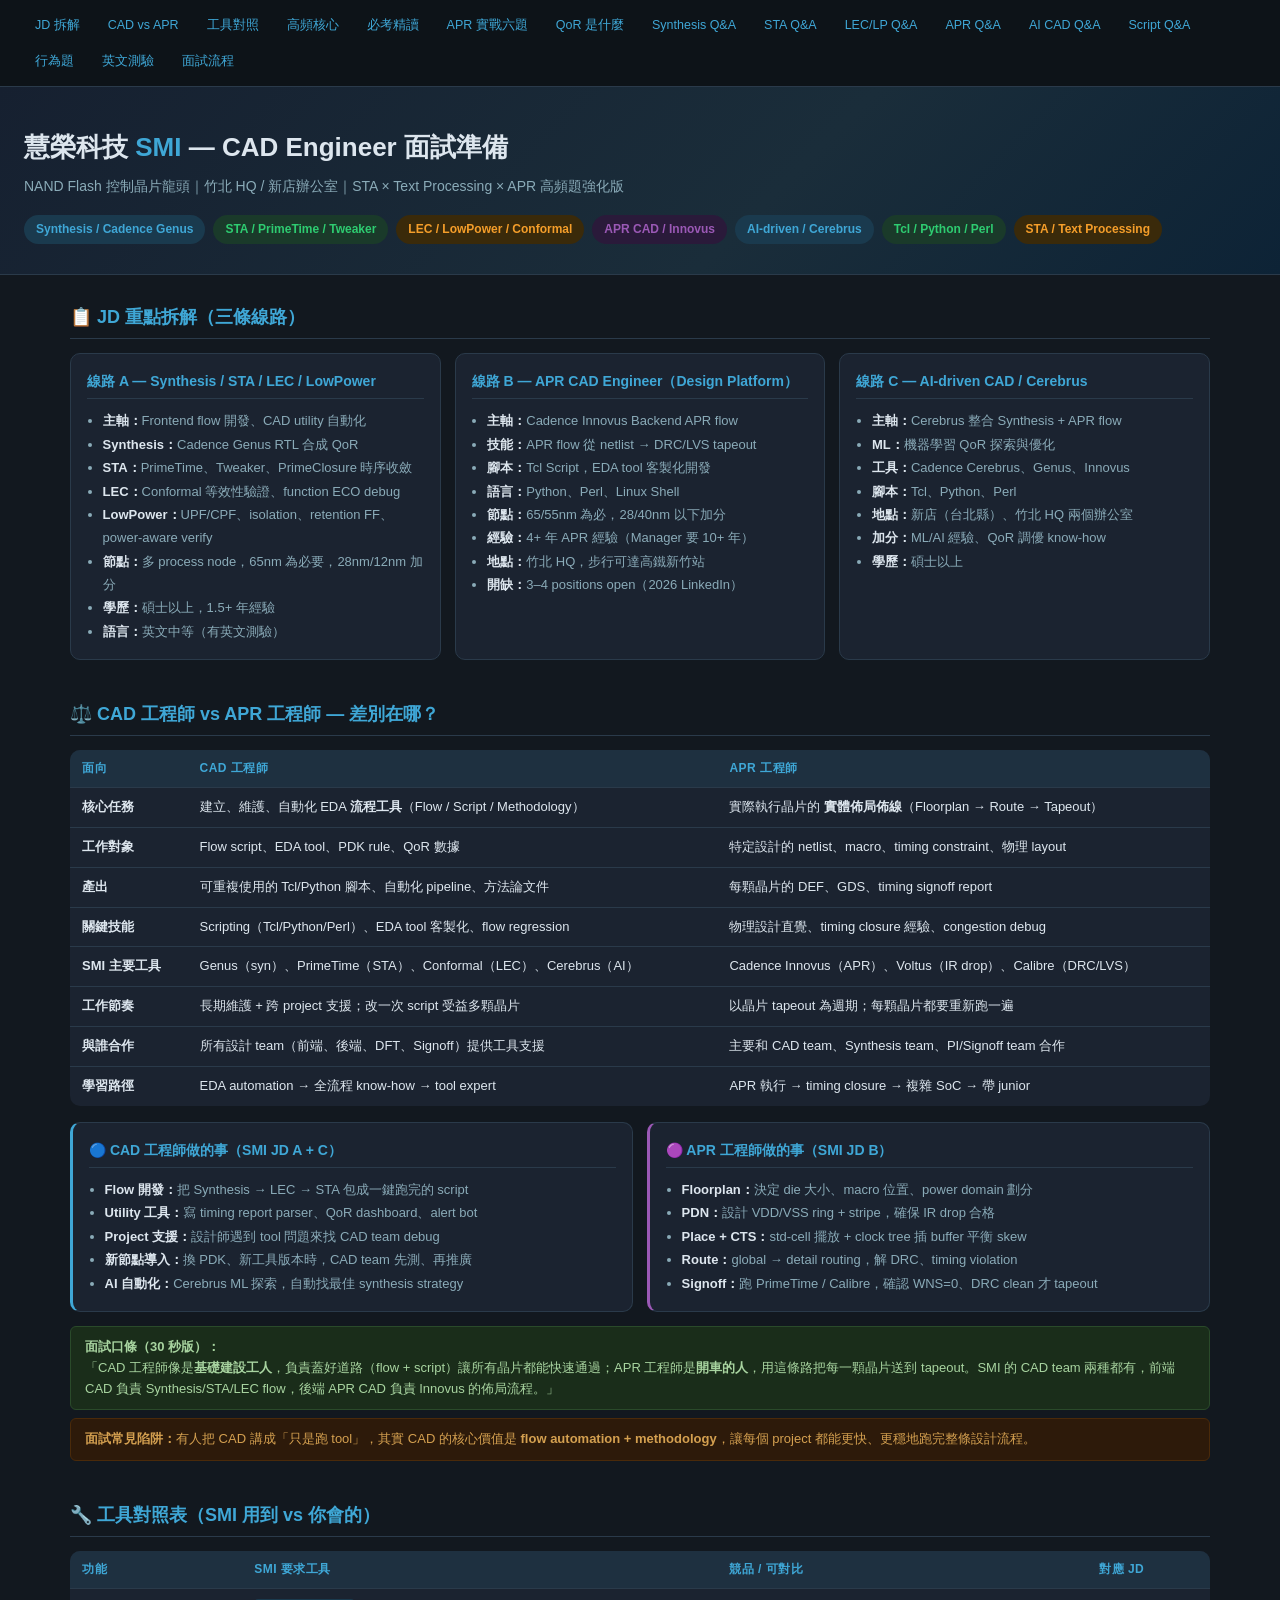
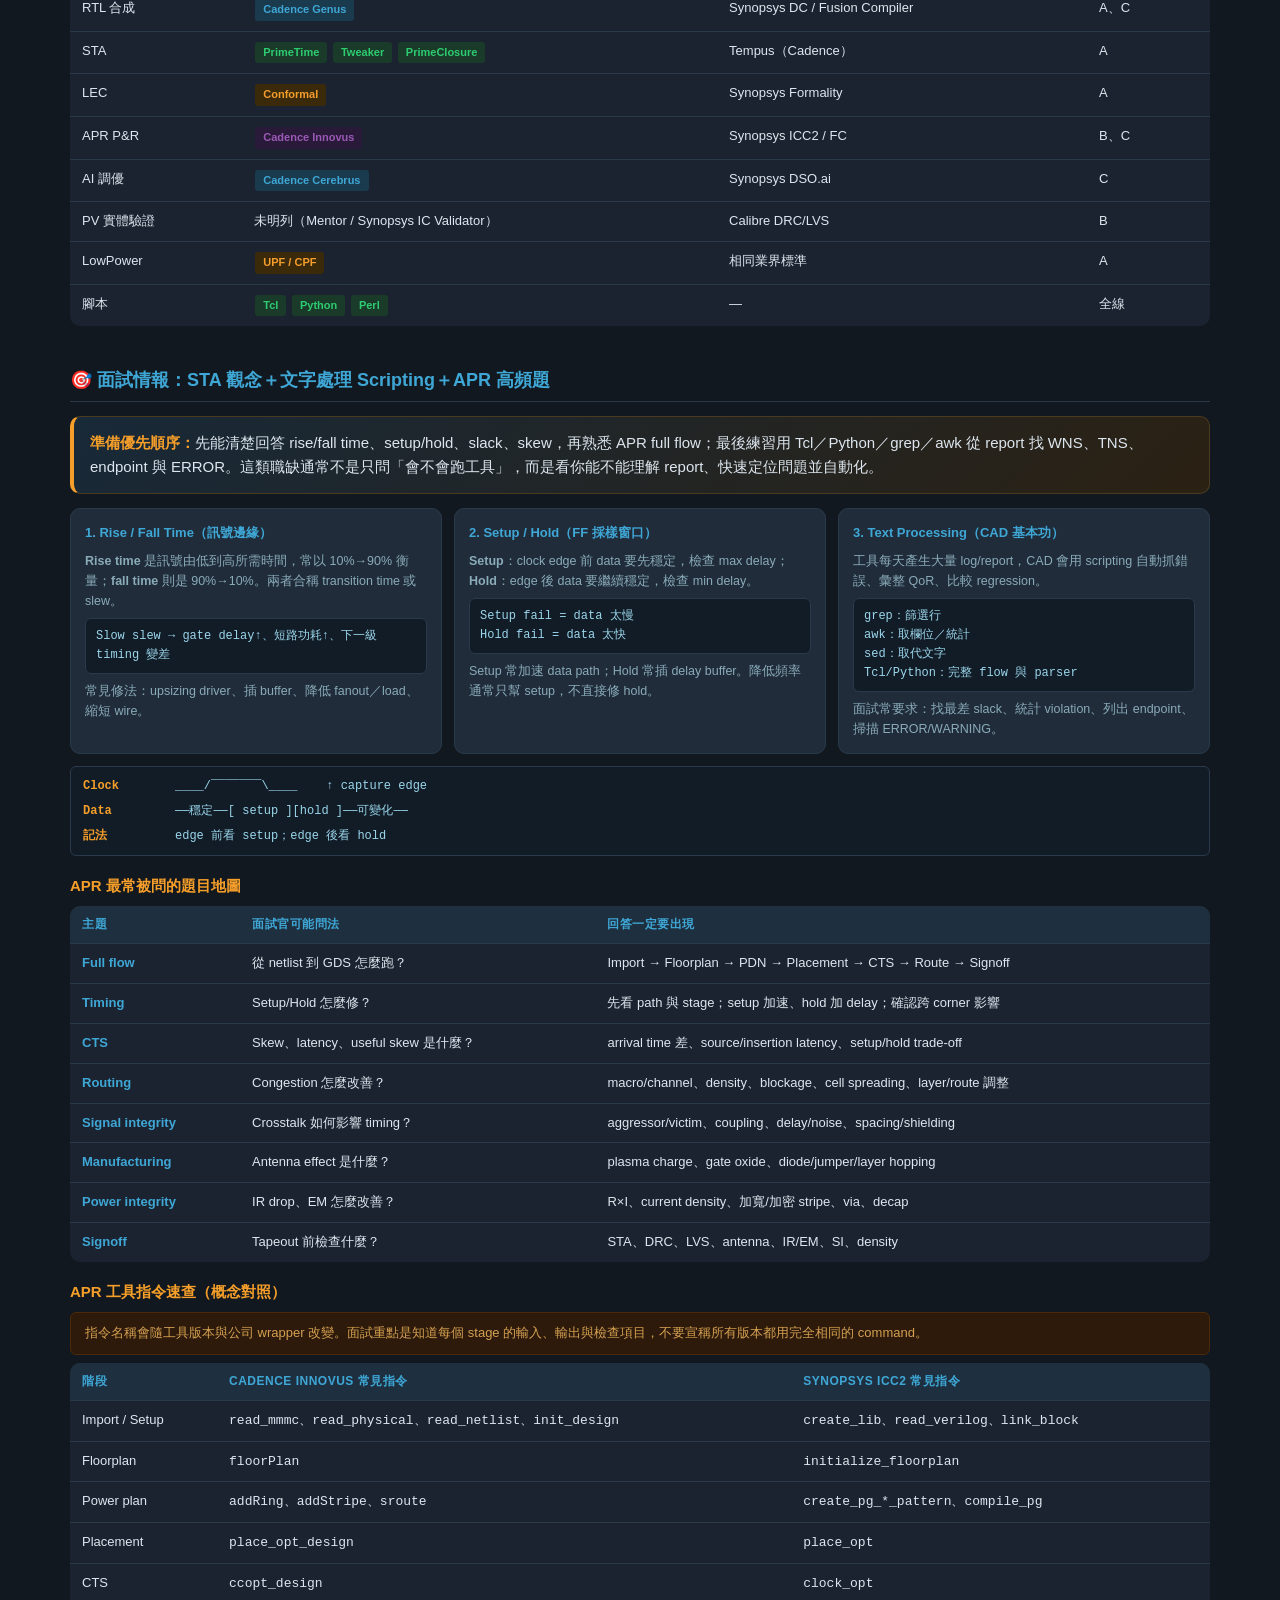
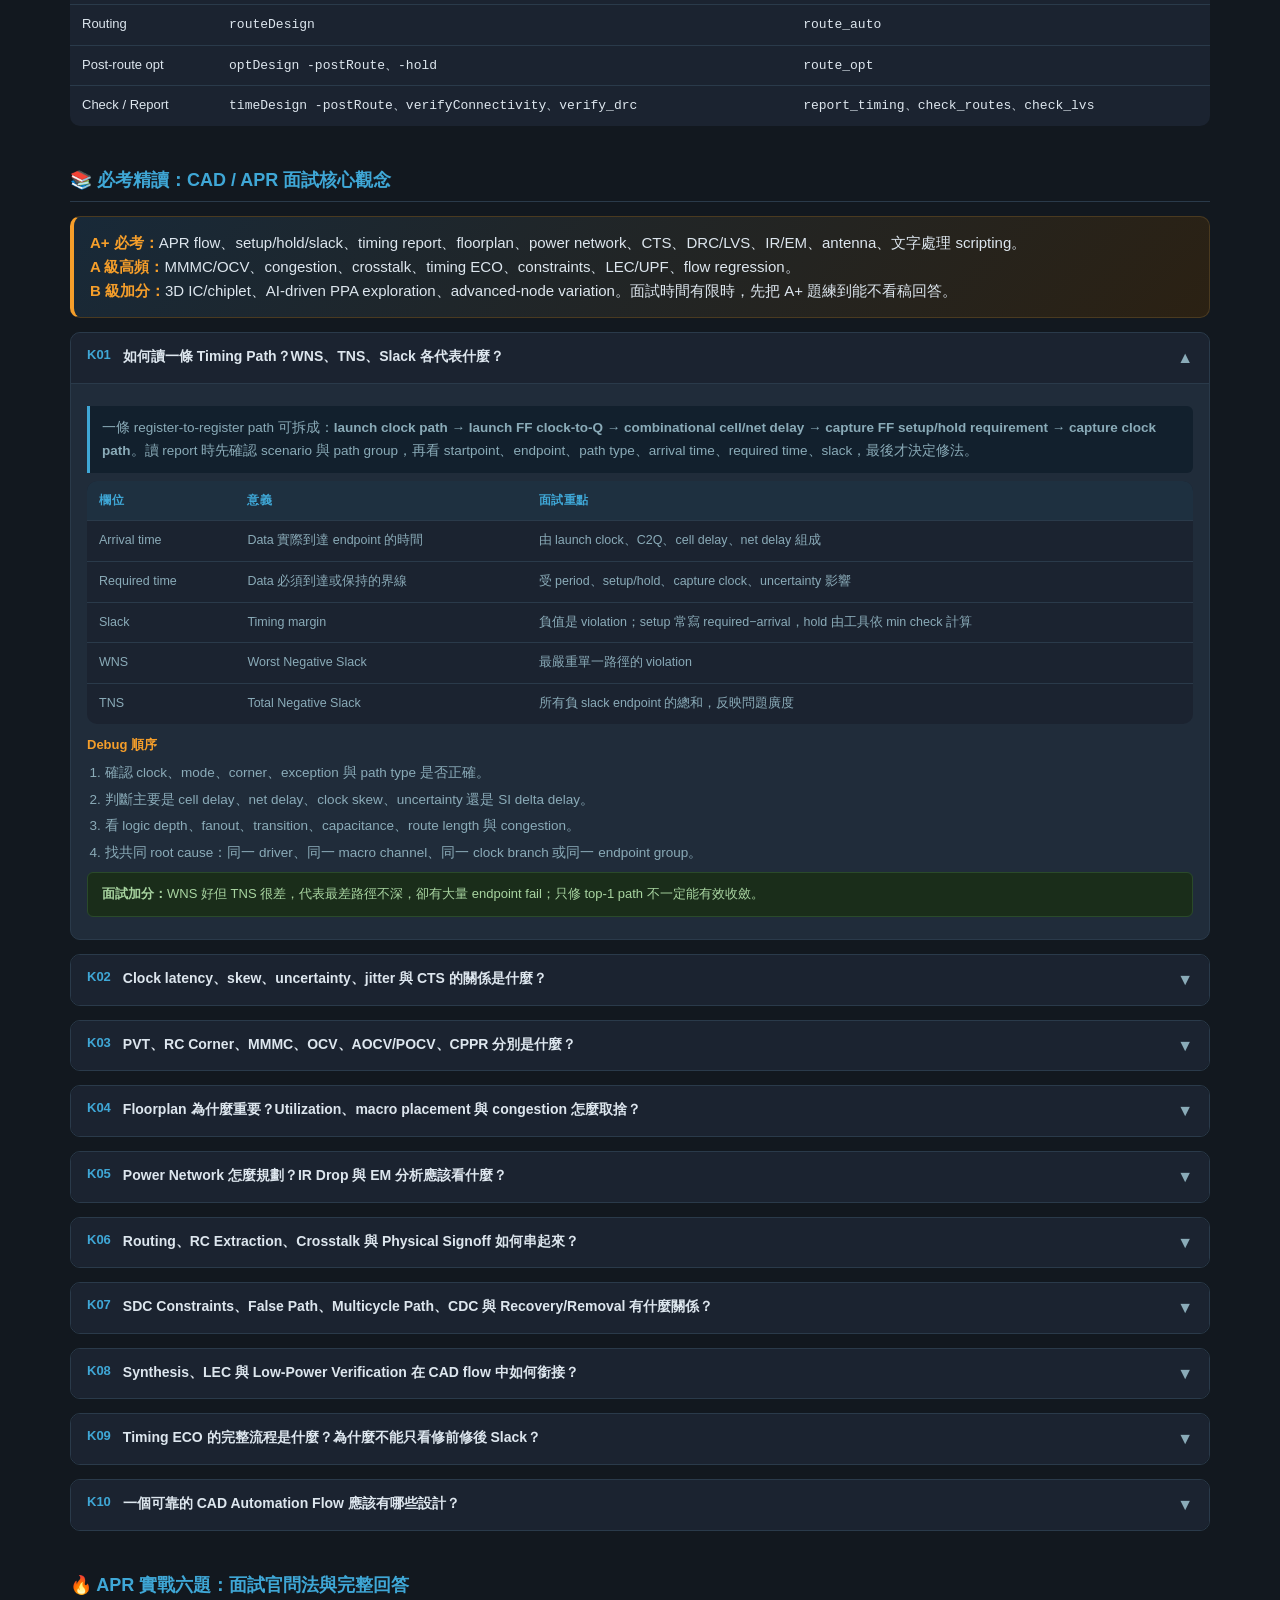
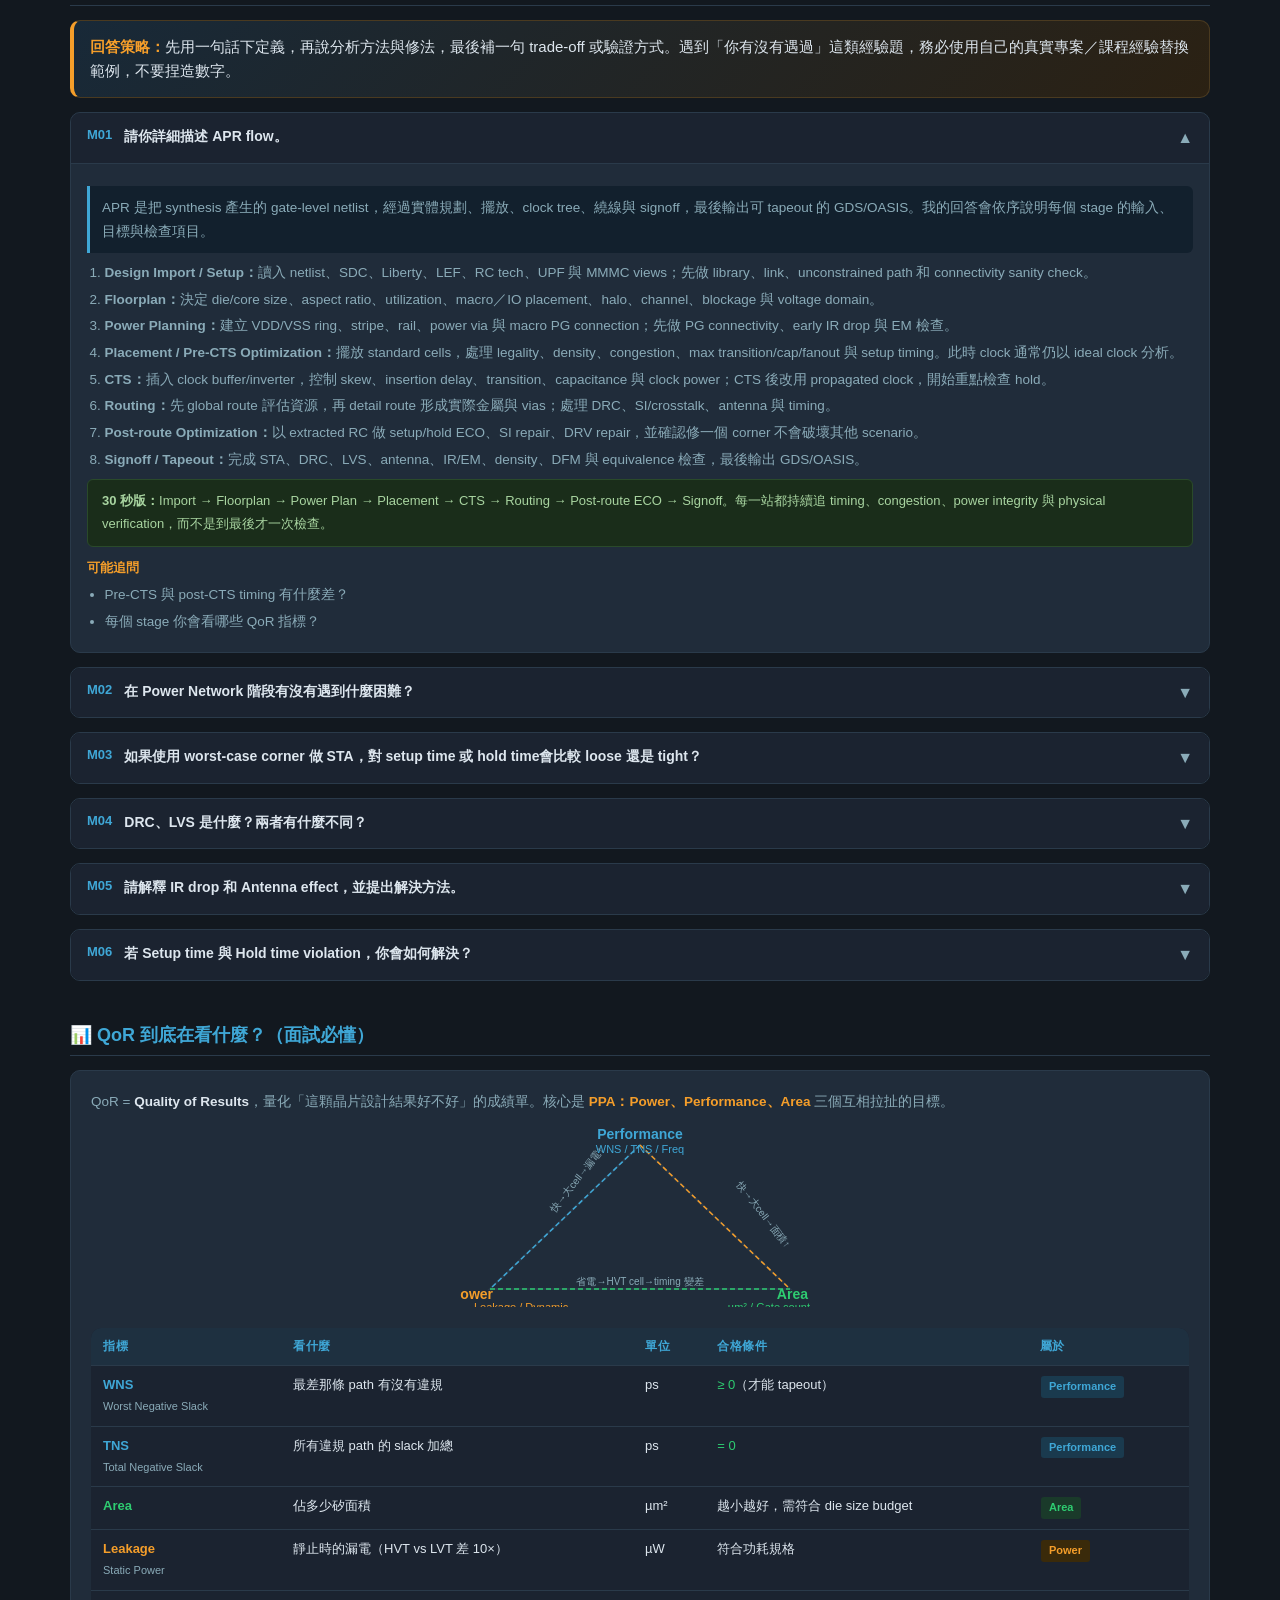
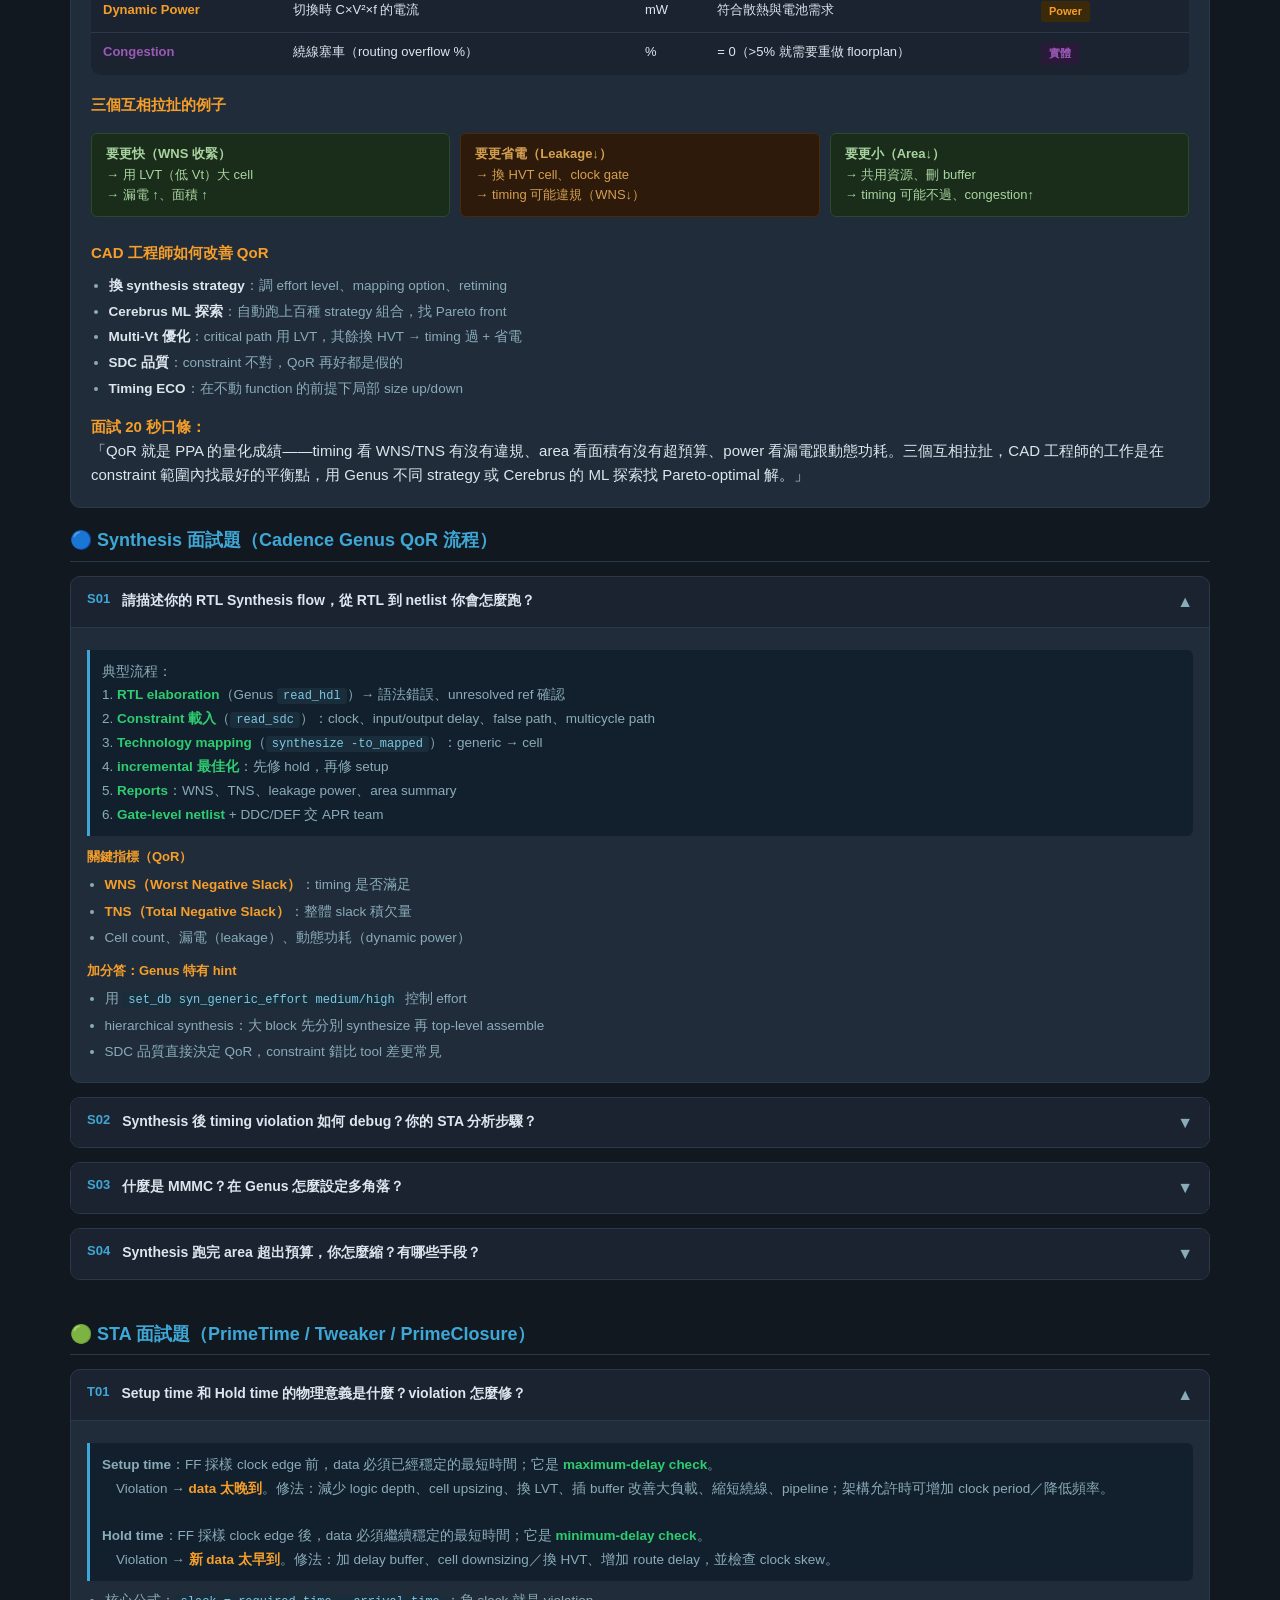
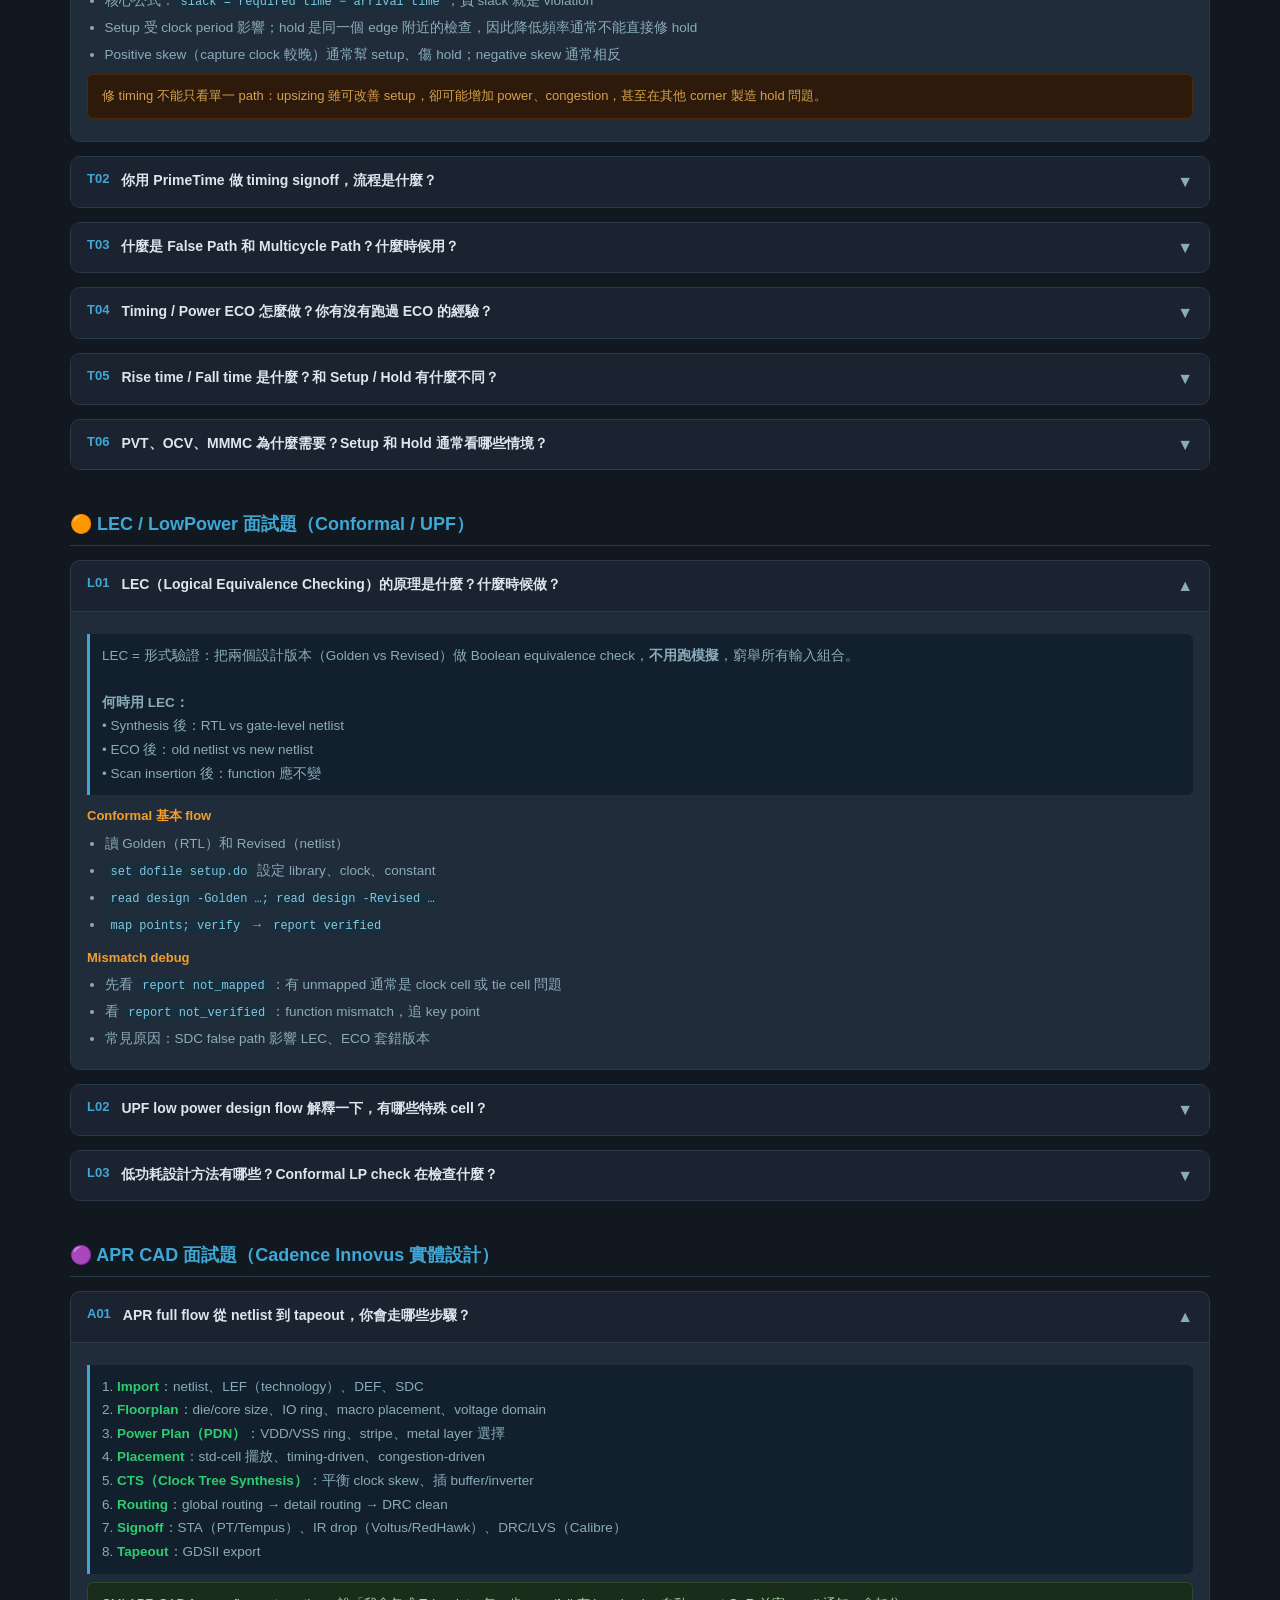
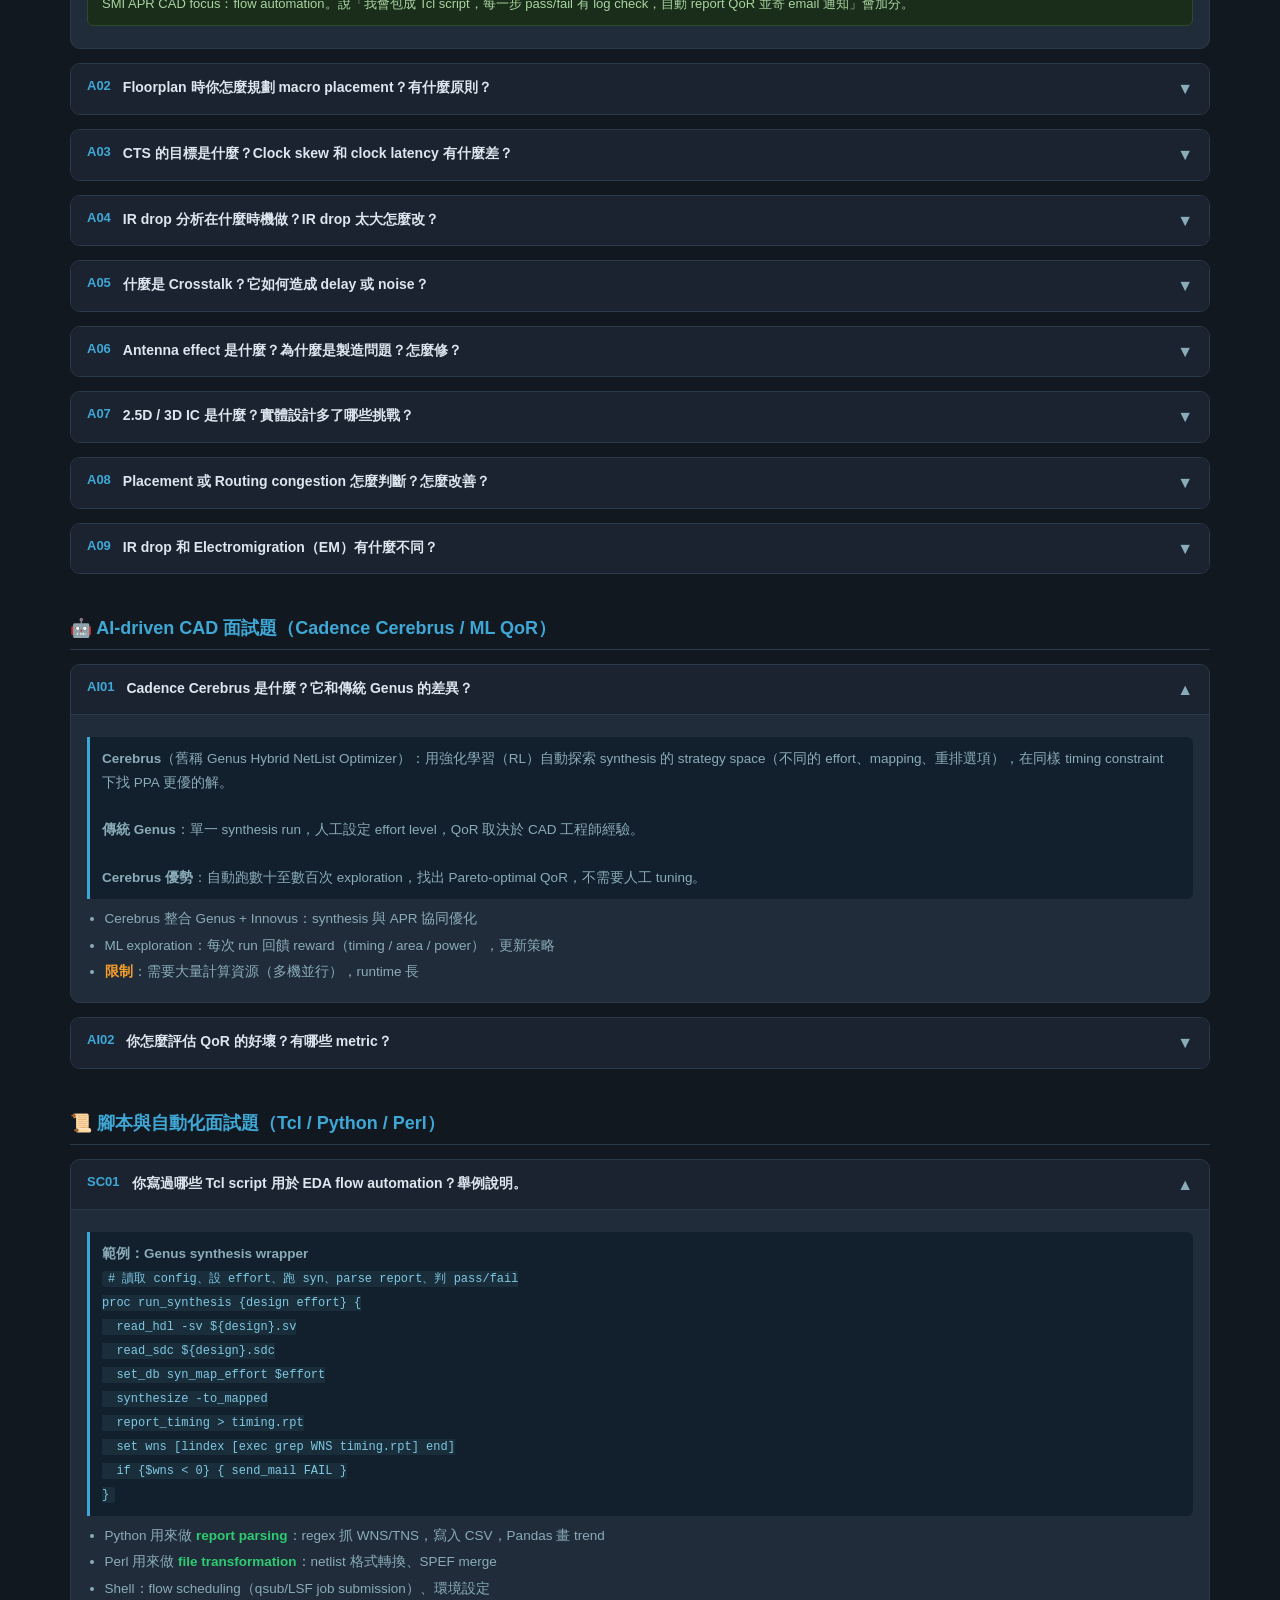
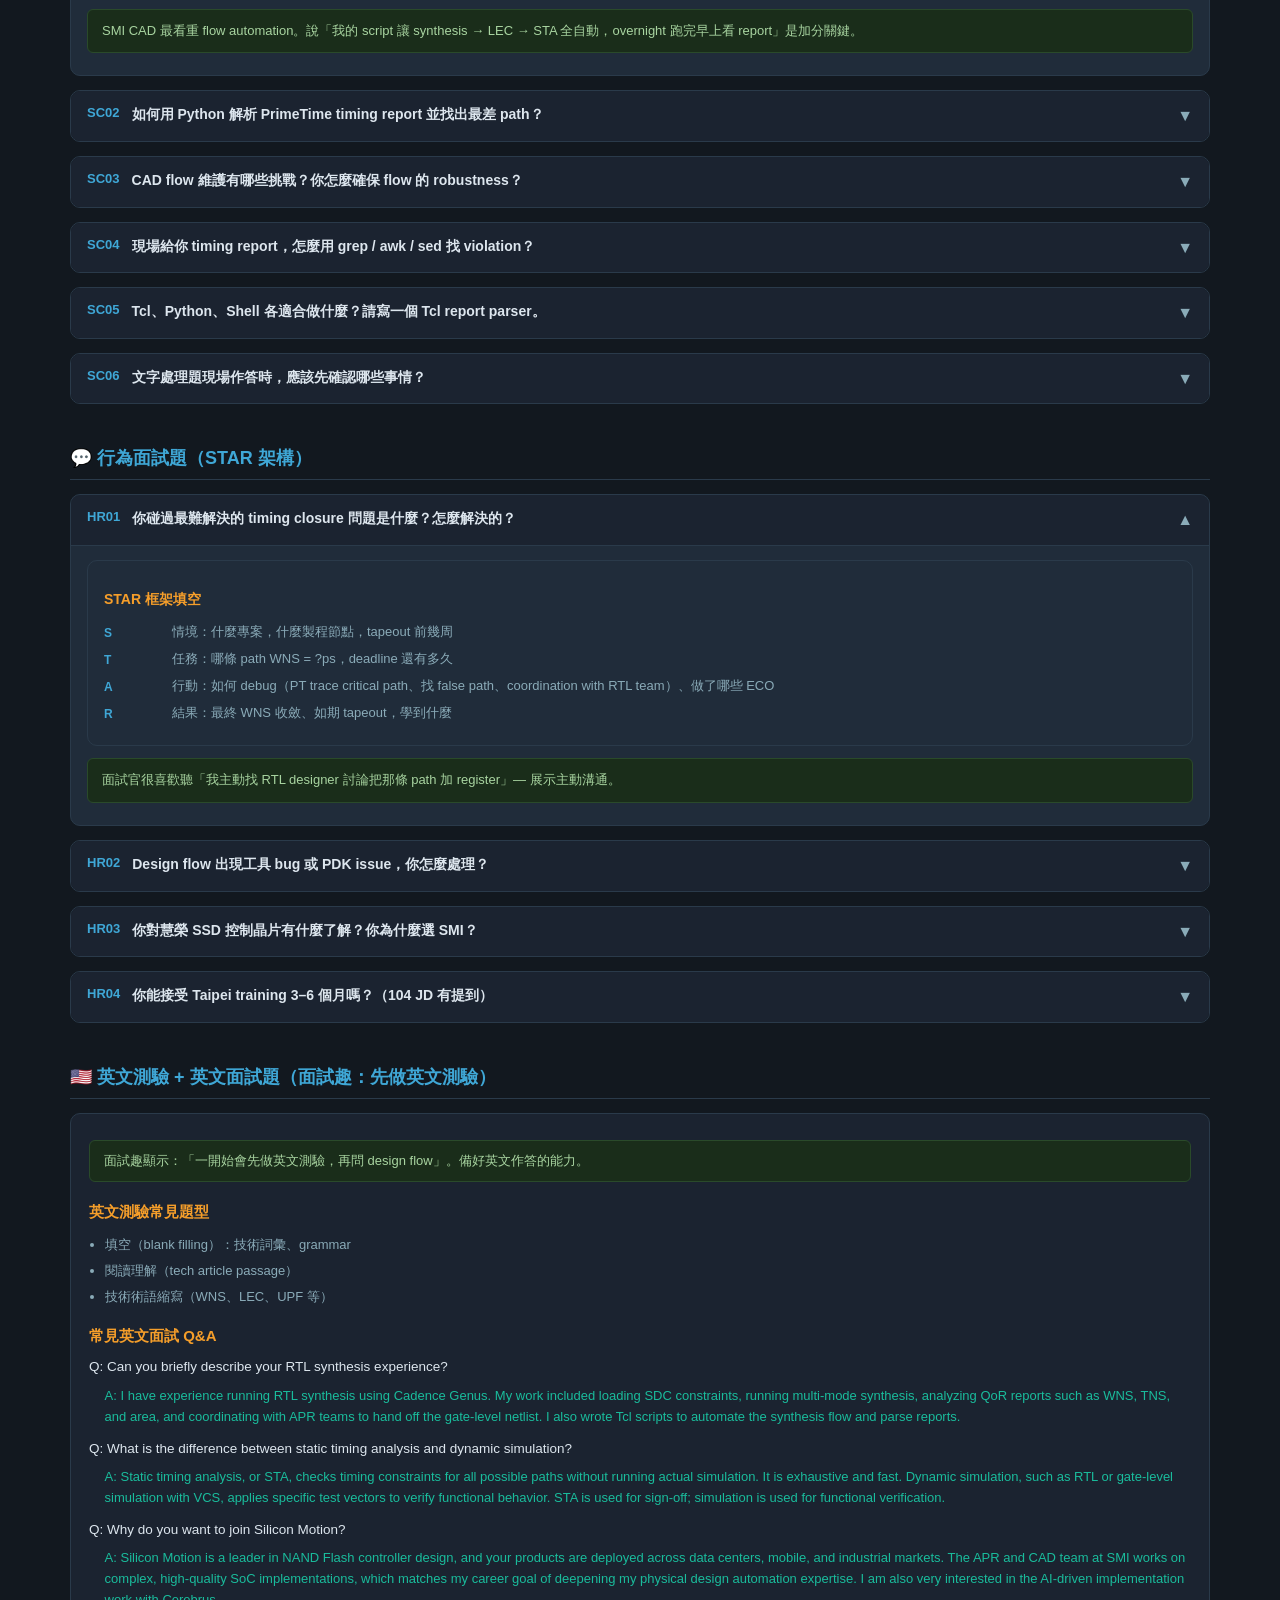
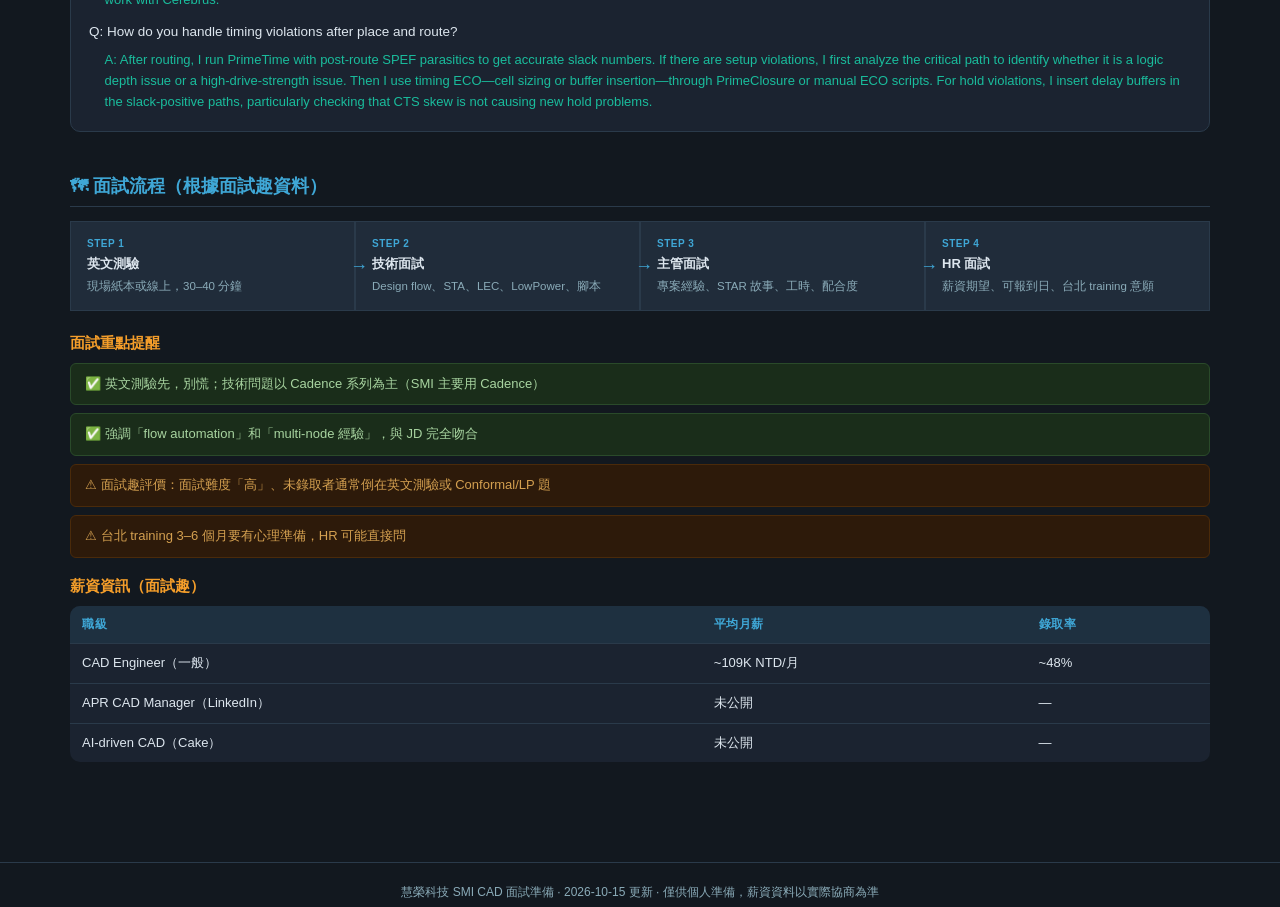
<file: cad-interview/index.html>
<!DOCTYPE html>
<html lang="zh-Hant">
<head>
<meta charset="UTF-8"/>
<meta name="viewport" content="width=device-width,initial-scale=1.0"/>
<meta name="description" content="慧榮科技 Silicon Motion CAD Engineer 面試準備：Synthesis、STA、文字處理 Scripting、LEC、LowPower、APR、3D IC 與 CAD Automation 高頻題庫"/>
<title>慧榮 SMI CAD 面試準備 2026</title>
<style>
:root{
  --bg:#12181f;--panel:#1b2330;--card:#202c3a;--border:#2a3a4a;
  --ink:#dde6ee;--sub:#8aabb8;--accent:#3fa7d6;--accent2:#f59e2a;
  --green:#2ecc71;--red:#e74c3c;--purple:#9b59b6;--teal:#1abc9c;
  --radius:10px;--r-sm:6px;
}
*{box-sizing:border-box;margin:0;padding:0;}
html{scroll-behavior:smooth;}
body{background:var(--bg);color:var(--ink);font-family:"Microsoft JhengHei","PingFang TC",Arial,sans-serif;font-size:15px;line-height:1.6;overflow-x:hidden;}

/* NAV */
nav{background:#0d1318;border-bottom:1px solid var(--border);padding:10px 24px;display:flex;gap:6px;flex-wrap:wrap;position:sticky;top:0;z-index:100;}
nav a{color:var(--accent);font-size:12.5px;text-decoration:none;padding:4px 10px;border-radius:4px;border:1px solid transparent;}
nav a:hover{background:var(--accent);color:#fff;}

/* HERO */
.hero{background:linear-gradient(135deg,#162030 0%,#1a2d3a 60%,#0d2336 100%);padding:40px 24px 30px;border-bottom:1px solid var(--border);}
.hero h1{font-size:26px;font-weight:900;margin-bottom:6px;}
.hero h1 span{color:var(--accent);}
.hero .tagline{color:var(--sub);font-size:14px;margin-bottom:18px;}
.badges{display:flex;gap:8px;flex-wrap:wrap;}
.badge{display:inline-flex;align-items:center;gap:5px;padding:5px 12px;border-radius:20px;font-size:12px;font-weight:700;}
.badge-b{background:#1a3a4e;color:var(--accent);}
.badge-g{background:#1a3a2a;color:var(--green);}
.badge-o{background:#3a2a0a;color:var(--accent2);}
.badge-p{background:#2a1a3a;color:var(--purple);}

/* LAYOUT */
main{max-width:1180px;margin:0 auto;padding:28px 20px 60px;}
section{margin-bottom:40px;scroll-margin-top:70px;}
h2{font-size:18px;font-weight:800;color:var(--accent);margin-bottom:14px;padding-bottom:6px;border-bottom:1px solid var(--border);display:flex;align-items:center;gap:8px;}
h3{font-size:15px;font-weight:700;color:var(--accent2);margin:18px 0 8px;}

/* JD TABLE */
.jd-grid{display:grid;grid-template-columns:repeat(auto-fit,minmax(280px,1fr));gap:14px;}
.jd-card{background:var(--panel);border:1px solid var(--border);border-radius:var(--radius);padding:16px;}
.jd-card h4{font-size:14px;font-weight:800;color:var(--accent);margin-bottom:10px;padding-bottom:6px;border-bottom:1px solid var(--border);}
.jd-card ul{padding-left:1.2em;font-size:13px;color:var(--sub);line-height:1.8;}
.jd-card li span{color:var(--ink);font-weight:600;}

/* SKILLS TABLE */
table{width:100%;max-width:100%;border-collapse:collapse;font-size:13px;background:var(--panel);border-radius:var(--radius);overflow-x:auto;display:block;-webkit-overflow-scrolling:touch;}
table tbody{display:table;width:100%;min-width:620px;}
th{background:#1e3040;color:var(--accent);padding:9px 12px;text-align:left;font-size:12px;text-transform:uppercase;letter-spacing:.5px;}
td{padding:9px 12px;border-top:1px solid var(--border);vertical-align:top;}
tr:hover td{background:#1e2d3d;}
.tag{display:inline-block;padding:2px 8px;border-radius:3px;font-size:11px;font-weight:700;margin:1px;}
.t-b{background:#1a3a4e;color:var(--accent);}
.t-g{background:#1a3a2a;color:var(--green);}
.t-o{background:#3a2a0a;color:var(--accent2);}
.t-p{background:#2a1a3a;color:var(--purple);}
.t-r{background:#2d1a1a;color:var(--red);}

/* Q&A */
.qa-list{display:grid;gap:14px;}
.qa{background:var(--card);border:1px solid var(--border);border-radius:var(--radius);overflow:hidden;}
.qa-q{background:var(--panel);padding:12px 16px;cursor:pointer;display:flex;justify-content:space-between;align-items:flex-start;gap:12px;}
.qa-q .qnum{color:var(--accent);font-weight:800;font-size:13px;flex-shrink:0;}
.qa-q .qtxt{flex:1;min-width:0;font-size:14px;font-weight:600;overflow-wrap:anywhere;}
.qa-q .arrow{color:var(--sub);font-size:16px;flex-shrink:0;transition:.2s;}
.qa-a{display:none;padding:14px 16px;font-size:13.5px;color:var(--sub);line-height:1.75;border-top:1px solid var(--border);overflow:hidden;}
.qa-a.open{display:block;}
.qa-a h4{color:var(--accent2);font-size:13px;margin:10px 0 4px;}
.qa-a ul{padding-left:1.3em;margin:4px 0;}
.qa-a li{margin:3px 0;}
.qa-a code{background:#1a2d3a;color:#7ec8e3;padding:1px 6px;border-radius:3px;font-size:12px;font-family:Consolas,monospace;}
.qa-a .key{color:var(--green);font-weight:700;}
.qa-a .warn{color:var(--accent2);font-weight:700;}
.qa-a .ans-box{background:#12202d;border-left:3px solid var(--accent);padding:10px 12px;margin:8px 0;border-radius:0 var(--r-sm) var(--r-sm) 0;}
.qa:hover .qa-q{background:#1e2d3d;}

/* role filter tabs */
.tabs{display:flex;gap:6px;flex-wrap:wrap;margin-bottom:14px;}
.tab{padding:6px 16px;border-radius:20px;border:1px solid var(--border);background:var(--panel);color:var(--sub);font-size:12.5px;cursor:pointer;font-weight:700;}
.tab.active,.tab:hover{background:var(--accent);color:#fff;border-color:var(--accent);}

/* STAR */
.star-card{background:var(--card);border:1px solid var(--border);border-radius:var(--radius);padding:16px;margin-bottom:12px;}
.star-card h4{color:var(--accent2);font-size:14px;font-weight:800;margin-bottom:10px;}
.star-row{display:grid;grid-template-columns:60px 1fr;gap:8px;margin:4px 0;}
.star-label{color:var(--accent);font-weight:800;font-size:12px;padding-top:2px;}
.star-text{font-size:13px;color:var(--sub);}

/* ENGLISH TEST */
.en-section{background:var(--panel);border:1px solid var(--border);border-radius:var(--radius);padding:18px;}
.en-q{margin:8px 0;font-size:13.5px;}
.en-a{color:var(--teal);font-size:13px;padding-left:1.2em;margin-top:3px;}

/* FLOW */
.flow{display:flex;gap:0;flex-wrap:wrap;}
.step{background:var(--card);border:1px solid var(--border);padding:14px 16px;flex:1;min-width:160px;position:relative;}
.step:not(:last-child)::after{content:"→";position:absolute;right:-14px;top:50%;transform:translateY(-50%);color:var(--accent);font-size:18px;z-index:1;}
.step-n{font-size:10px;color:var(--accent);font-weight:800;text-transform:uppercase;letter-spacing:.5px;}
.step-t{font-size:13px;font-weight:700;margin:2px 0;}
.step-d{font-size:11.5px;color:var(--sub);}

/* HIGH-PROBABILITY REVIEW */
.priority-banner{background:linear-gradient(135deg,#182938,#2b2113);border:1px solid #4a3a20;border-left:4px solid var(--accent2);border-radius:var(--radius);padding:14px 16px;margin-bottom:14px;}
.priority-banner strong{color:var(--accent2);}
.concept-grid{display:grid;grid-template-columns:repeat(3,1fr);gap:12px;margin:12px 0;}
.concept-card{background:var(--card);border:1px solid var(--border);border-radius:var(--radius);padding:14px;min-width:0;min-height:150px;}
.concept-card h4{font-size:13px;color:var(--accent);margin-bottom:7px;}
.concept-card p,.concept-card li{font-size:12.5px;color:var(--sub);}
.concept-card ul{padding-left:1.2em;}
.formula{background:#111c27;border:1px solid var(--border);border-radius:var(--r-sm);padding:8px 10px;margin:7px 0;color:#9bd6eb;font:12px/1.6 Consolas,monospace;overflow-x:auto;}
.wave{display:grid;grid-template-columns:82px minmax(0,1fr);gap:6px 10px;background:#111c27;border:1px solid var(--border);border-radius:var(--r-sm);padding:10px 12px;margin:9px 0;font:12px/1.55 Consolas,monospace;overflow-x:auto;}
.wave .label{color:var(--accent2);font-weight:700;}
.wave .signal{color:#9bd6eb;white-space:pre;}
.code-block{display:block;background:#0f1923;border:1px solid var(--border);border-radius:var(--r-sm);padding:10px 12px;margin:8px 0;color:#9bd6eb;font:12px/1.55 Consolas,monospace;white-space:pre-wrap;overflow-x:auto;}
.freq-table td:first-child{font-weight:700;color:var(--accent);white-space:nowrap;}

/* MISC */
.tip-box{background:#1a2d1a;border:1px solid #2a4a2a;border-radius:var(--r-sm);padding:10px 14px;font-size:13px;color:#a8d4a0;margin:8px 0;}
.warn-box{background:#2d1a0a;border:1px solid #4a2a0a;border-radius:var(--r-sm);padding:10px 14px;font-size:13px;color:#d4a050;margin:8px 0;}
footer{text-align:center;color:var(--sub);font-size:12px;padding:20px;border-top:1px solid var(--border);}
@media(max-width:900px){.concept-grid{grid-template-columns:1fr 1fr;}}
@media(max-width:680px){nav{padding:8px 14px;}nav a{padding:4px 7px;}.hero{padding:30px 20px 24px;}.hero h1{font-size:24px;overflow-wrap:anywhere;}.badge{max-width:100%;}.flow{flex-direction:column;}.step:not(:last-child)::after{content:"↓";right:auto;left:50%;top:auto;bottom:-16px;}.concept-grid{grid-template-columns:1fr;}.wave{grid-template-columns:62px minmax(0,1fr);}.wave .signal{min-width:330px;}main{padding-left:14px;padding-right:14px;}}
</style>
</head>
<body>

<nav>
  <a href="#jd">JD 拆解</a>
  <a href="#cad-vs-apr">CAD vs APR</a>
  <a href="#tools">工具對照</a>
  <a href="#high-prob">高頻核心</a>
  <a href="#must-study">必考精讀</a>
  <a href="#mock-apr">APR 實戰六題</a>
  <a href="#qor">QoR 是什麼</a>
  <a href="#qa-syn">Synthesis Q&A</a>
  <a href="#qa-sta">STA Q&A</a>
  <a href="#qa-lec">LEC/LP Q&A</a>
  <a href="#qa-apr">APR Q&A</a>
  <a href="#qa-ai">AI CAD Q&A</a>
  <a href="#qa-script">Script Q&A</a>
  <a href="#qa-hr">行為題</a>
  <a href="#english">英文測驗</a>
  <a href="#flow">面試流程</a>
</nav>

<div class="hero">
  <h1>慧榮科技 <span>SMI</span> — CAD Engineer 面試準備</h1>
  <p class="tagline">NAND Flash 控制晶片龍頭｜竹北 HQ / 新店辦公室｜STA × Text Processing × APR 高頻題強化版</p>
  <div class="badges">
    <span class="badge badge-b">Synthesis / Cadence Genus</span>
    <span class="badge badge-g">STA / PrimeTime / Tweaker</span>
    <span class="badge badge-o">LEC / LowPower / Conformal</span>
    <span class="badge badge-p">APR CAD / Innovus</span>
    <span class="badge badge-b">AI-driven / Cerebrus</span>
    <span class="badge badge-g">Tcl / Python / Perl</span>
    <span class="badge badge-o">STA / Text Processing</span>
  </div>
</div>

<main>

<!-- ═══ JD ═══ -->
<section id="jd">
<h2>📋 JD 重點拆解（三條線路）</h2>
<div class="jd-grid">
  <div class="jd-card">
    <h4>線路 A — Synthesis / STA / LEC / LowPower</h4>
    <ul>
      <li><span>主軸：</span>Frontend flow 開發、CAD utility 自動化</li>
      <li><span>Synthesis：</span>Cadence Genus RTL 合成 QoR</li>
      <li><span>STA：</span>PrimeTime、Tweaker、PrimeClosure 時序收斂</li>
      <li><span>LEC：</span>Conformal 等效性驗證、function ECO debug</li>
      <li><span>LowPower：</span>UPF/CPF、isolation、retention FF、power-aware verify</li>
      <li><span>節點：</span>多 process node，65nm 為必要，28nm/12nm 加分</li>
      <li><span>學歷：</span>碩士以上，1.5+ 年經驗</li>
      <li><span>語言：</span>英文中等（有英文測驗）</li>
    </ul>
  </div>
  <div class="jd-card">
    <h4>線路 B — APR CAD Engineer（Design Platform）</h4>
    <ul>
      <li><span>主軸：</span>Cadence Innovus Backend APR flow</li>
      <li><span>技能：</span>APR flow 從 netlist → DRC/LVS tapeout</li>
      <li><span>腳本：</span>Tcl Script，EDA tool 客製化開發</li>
      <li><span>語言：</span>Python、Perl、Linux Shell</li>
      <li><span>節點：</span>65/55nm 為必，28/40nm 以下加分</li>
      <li><span>經驗：</span>4+ 年 APR 經驗（Manager 要 10+ 年）</li>
      <li><span>地點：</span>竹北 HQ，步行可達高鐵新竹站</li>
      <li><span>開缺：</span>3–4 positions open（2026 LinkedIn）</li>
    </ul>
  </div>
  <div class="jd-card">
    <h4>線路 C — AI-driven CAD / Cerebrus</h4>
    <ul>
      <li><span>主軸：</span>Cerebrus 整合 Synthesis + APR flow</li>
      <li><span>ML：</span>機器學習 QoR 探索與優化</li>
      <li><span>工具：</span>Cadence Cerebrus、Genus、Innovus</li>
      <li><span>腳本：</span>Tcl、Python、Perl</li>
      <li><span>地點：</span>新店（台北縣）、竹北 HQ 兩個辦公室</li>
      <li><span>加分：</span>ML/AI 經驗、QoR 調優 know-how</li>
      <li><span>學歷：</span>碩士以上</li>
    </ul>
  </div>
</div>
</section>

<!-- ═══ CAD vs APR ═══ -->
<section id="cad-vs-apr">
<h2>⚖️ CAD 工程師 vs APR 工程師 — 差別在哪？</h2>

<table>
<tr><th>面向</th><th>CAD 工程師</th><th>APR 工程師</th></tr>
<tr>
  <td><b>核心任務</b></td>
  <td>建立、維護、自動化 EDA <b>流程工具</b>（Flow / Script / Methodology）</td>
  <td>實際執行晶片的 <b>實體佈局佈線</b>（Floorplan → Route → Tapeout）</td>
</tr>
<tr>
  <td><b>工作對象</b></td>
  <td>Flow script、EDA tool、PDK rule、QoR 數據</td>
  <td>特定設計的 netlist、macro、timing constraint、物理 layout</td>
</tr>
<tr>
  <td><b>產出</b></td>
  <td>可重複使用的 Tcl/Python 腳本、自動化 pipeline、方法論文件</td>
  <td>每顆晶片的 DEF、GDS、timing signoff report</td>
</tr>
<tr>
  <td><b>關鍵技能</b></td>
  <td>Scripting（Tcl/Python/Perl）、EDA tool 客製化、flow regression</td>
  <td>物理設計直覺、timing closure 經驗、congestion debug</td>
</tr>
<tr>
  <td><b>SMI 主要工具</b></td>
  <td>Genus（syn）、PrimeTime（STA）、Conformal（LEC）、Cerebrus（AI）</td>
  <td>Cadence Innovus（APR）、Voltus（IR drop）、Calibre（DRC/LVS）</td>
</tr>
<tr>
  <td><b>工作節奏</b></td>
  <td>長期維護 + 跨 project 支援；改一次 script 受益多顆晶片</td>
  <td>以晶片 tapeout 為週期；每顆晶片都要重新跑一遍</td>
</tr>
<tr>
  <td><b>與誰合作</b></td>
  <td>所有設計 team（前端、後端、DFT、Signoff）提供工具支援</td>
  <td>主要和 CAD team、Synthesis team、PI/Signoff team 合作</td>
</tr>
<tr>
  <td><b>學習路徑</b></td>
  <td>EDA automation → 全流程 know-how → tool expert</td>
  <td>APR 執行 → timing closure → 複雜 SoC → 帶 junior</td>
</tr>
</table>

<div style="display:grid;grid-template-columns:1fr 1fr;gap:14px;margin-top:16px;">
<div class="jd-card" style="border-left:3px solid var(--accent);">
  <h4>🔵 CAD 工程師做的事（SMI JD A + C）</h4>
  <ul>
    <li><span>Flow 開發：</span>把 Synthesis → LEC → STA 包成一鍵跑完的 script</li>
    <li><span>Utility 工具：</span>寫 timing report parser、QoR dashboard、alert bot</li>
    <li><span>Project 支援：</span>設計師遇到 tool 問題來找 CAD team debug</li>
    <li><span>新節點導入：</span>換 PDK、新工具版本時，CAD team 先測、再推廣</li>
    <li><span>AI 自動化：</span>Cerebrus ML 探索，自動找最佳 synthesis strategy</li>
  </ul>
</div>
<div class="jd-card" style="border-left:3px solid var(--purple);">
  <h4>🟣 APR 工程師做的事（SMI JD B）</h4>
  <ul>
    <li><span>Floorplan：</span>決定 die 大小、macro 位置、power domain 劃分</li>
    <li><span>PDN：</span>設計 VDD/VSS ring + stripe，確保 IR drop 合格</li>
    <li><span>Place + CTS：</span>std-cell 擺放 + clock tree 插 buffer 平衡 skew</li>
    <li><span>Route：</span>global → detail routing，解 DRC、timing violation</li>
    <li><span>Signoff：</span>跑 PrimeTime / Calibre，確認 WNS=0、DRC clean 才 tapeout</li>
  </ul>
</div>
</div>

<div class="tip-box" style="margin-top:14px;">
  <b>面試口條（30 秒版）：</b><br>
  「CAD 工程師像是<b>基礎建設工人</b>，負責蓋好道路（flow + script）讓所有晶片都能快速通過；APR 工程師是<b>開車的人</b>，用這條路把每一顆晶片送到 tapeout。SMI 的 CAD team 兩種都有，前端 CAD 負責 Synthesis/STA/LEC flow，後端 APR CAD 負責 Innovus 的佈局流程。」
</div>
<div class="warn-box">
  <b>面試常見陷阱：</b>有人把 CAD 講成「只是跑 tool」，其實 CAD 的核心價值是 <b>flow automation + methodology</b>，讓每個 project 都能更快、更穩地跑完整條設計流程。
</div>
</section>

<!-- ═══ TOOLS ═══ -->
<section id="tools">
<h2>🔧 工具對照表（SMI 用到 vs 你會的）</h2>
<table>
<tr><th>功能</th><th>SMI 要求工具</th><th>競品 / 可對比</th><th>對應 JD</th></tr>
<tr><td>RTL 合成</td><td><span class="tag t-b">Cadence Genus</span></td><td>Synopsys DC / Fusion Compiler</td><td>A、C</td></tr>
<tr><td>STA</td><td><span class="tag t-g">PrimeTime</span> <span class="tag t-g">Tweaker</span> <span class="tag t-g">PrimeClosure</span></td><td>Tempus（Cadence）</td><td>A</td></tr>
<tr><td>LEC</td><td><span class="tag t-o">Conformal</span></td><td>Synopsys Formality</td><td>A</td></tr>
<tr><td>APR P&R</td><td><span class="tag t-p">Cadence Innovus</span></td><td>Synopsys ICC2 / FC</td><td>B、C</td></tr>
<tr><td>AI 調優</td><td><span class="tag t-b">Cadence Cerebrus</span></td><td>Synopsys DSO.ai</td><td>C</td></tr>
<tr><td>PV 實體驗證</td><td>未明列（Mentor / Synopsys IC Validator）</td><td>Calibre DRC/LVS</td><td>B</td></tr>
<tr><td>LowPower</td><td><span class="tag t-o">UPF / CPF</span></td><td>相同業界標準</td><td>A</td></tr>
<tr><td>腳本</td><td><span class="tag t-g">Tcl</span> <span class="tag t-g">Python</span> <span class="tag t-g">Perl</span></td><td>—</td><td>全線</td></tr>
</table>
</section>

<!-- ═══ HIGH PROBABILITY CORE ═══ -->
<section id="high-prob">
<h2>🎯 面試情報：STA 觀念＋文字處理 Scripting＋APR 高頻題</h2>

<div class="priority-banner">
  <strong>準備優先順序：</strong>先能清楚回答 rise/fall time、setup/hold、slack、skew，再熟悉 APR full flow；最後練習用 Tcl／Python／grep／awk 從 report 找 WNS、TNS、endpoint 與 ERROR。這類職缺通常不是只問「會不會跑工具」，而是看你能不能理解 report、快速定位問題並自動化。
</div>

<div class="concept-grid">
  <div class="concept-card">
    <h4>1. Rise / Fall Time（訊號邊緣）</h4>
    <p><b>Rise time</b> 是訊號由低到高所需時間，常以 10%→90% 衡量；<b>fall time</b> 則是 90%→10%。兩者合稱 transition time 或 slew。</p>
    <div class="formula">Slow slew → gate delay↑、短路功耗↑、下一級 timing 變差</div>
    <p>常見修法：upsizing driver、插 buffer、降低 fanout／load、縮短 wire。</p>
  </div>
  <div class="concept-card">
    <h4>2. Setup / Hold（FF 採樣窗口）</h4>
    <p><b>Setup</b>：clock edge 前 data 要先穩定，檢查 max delay；<b>Hold</b>：edge 後 data 要繼續穩定，檢查 min delay。</p>
    <div class="formula">Setup fail = data 太慢<br>Hold fail = data 太快</div>
    <p>Setup 常加速 data path；Hold 常插 delay buffer。降低頻率通常只幫 setup，不直接修 hold。</p>
  </div>
  <div class="concept-card">
    <h4>3. Text Processing（CAD 基本功）</h4>
    <p>工具每天產生大量 log/report，CAD 會用 scripting 自動抓錯誤、彙整 QoR、比較 regression。</p>
    <div class="formula">grep：篩選行<br>awk：取欄位／統計<br>sed：取代文字<br>Tcl/Python：完整 flow 與 parser</div>
    <p>面試常要求：找最差 slack、統計 violation、列出 endpoint、掃描 ERROR/WARNING。</p>
  </div>
</div>

<div class="wave" aria-label="Setup 與 hold 的概念時序圖">
  <span class="label">Clock</span><span class="signal">____/‾‾‾‾‾‾‾\____    ↑ capture edge</span>
  <span class="label">Data</span><span class="signal">──穩定──[ setup ][hold ]──可變化──</span>
  <span class="label">記法</span><span class="signal">edge 前看 setup；edge 後看 hold</span>
</div>

<h3>APR 最常被問的題目地圖</h3>
<table class="freq-table">
  <tr><th>主題</th><th>面試官可能問法</th><th>回答一定要出現</th></tr>
  <tr><td>Full flow</td><td>從 netlist 到 GDS 怎麼跑？</td><td>Import → Floorplan → PDN → Placement → CTS → Route → Signoff</td></tr>
  <tr><td>Timing</td><td>Setup/Hold 怎麼修？</td><td>先看 path 與 stage；setup 加速、hold 加 delay；確認跨 corner 影響</td></tr>
  <tr><td>CTS</td><td>Skew、latency、useful skew 是什麼？</td><td>arrival time 差、source/insertion latency、setup/hold trade-off</td></tr>
  <tr><td>Routing</td><td>Congestion 怎麼改善？</td><td>macro/channel、density、blockage、cell spreading、layer/route 調整</td></tr>
  <tr><td>Signal integrity</td><td>Crosstalk 如何影響 timing？</td><td>aggressor/victim、coupling、delay/noise、spacing/shielding</td></tr>
  <tr><td>Manufacturing</td><td>Antenna effect 是什麼？</td><td>plasma charge、gate oxide、diode/jumper/layer hopping</td></tr>
  <tr><td>Power integrity</td><td>IR drop、EM 怎麼改善？</td><td>R×I、current density、加寬/加密 stripe、via、decap</td></tr>
  <tr><td>Signoff</td><td>Tapeout 前檢查什麼？</td><td>STA、DRC、LVS、antenna、IR/EM、SI、density</td></tr>
</table>

<h3>APR 工具指令速查（概念對照）</h3>
<div class="warn-box">指令名稱會隨工具版本與公司 wrapper 改變。面試重點是知道每個 stage 的輸入、輸出與檢查項目，不要宣稱所有版本都用完全相同的 command。</div>
<table>
  <tr><th>階段</th><th>Cadence Innovus 常見指令</th><th>Synopsys ICC2 常見指令</th></tr>
  <tr><td>Import / Setup</td><td><code>read_mmmc</code>、<code>read_physical</code>、<code>read_netlist</code>、<code>init_design</code></td><td><code>create_lib</code>、<code>read_verilog</code>、<code>link_block</code></td></tr>
  <tr><td>Floorplan</td><td><code>floorPlan</code></td><td><code>initialize_floorplan</code></td></tr>
  <tr><td>Power plan</td><td><code>addRing</code>、<code>addStripe</code>、<code>sroute</code></td><td><code>create_pg_*_pattern</code>、<code>compile_pg</code></td></tr>
  <tr><td>Placement</td><td><code>place_opt_design</code></td><td><code>place_opt</code></td></tr>
  <tr><td>CTS</td><td><code>ccopt_design</code></td><td><code>clock_opt</code></td></tr>
  <tr><td>Routing</td><td><code>routeDesign</code></td><td><code>route_auto</code></td></tr>
  <tr><td>Post-route opt</td><td><code>optDesign -postRoute</code>、<code>-hold</code></td><td><code>route_opt</code></td></tr>
  <tr><td>Check / Report</td><td><code>timeDesign -postRoute</code>、<code>verifyConnectivity</code>、<code>verify_drc</code></td><td><code>report_timing</code>、<code>check_routes</code>、<code>check_lvs</code></td></tr>
</table>
</section>

<!-- ═══ MUST STUDY DEEP DIVE ═══ -->
<section id="must-study">
<h2>📚 必考精讀：CAD / APR 面試核心觀念</h2>

<div class="priority-banner">
  <strong>A+ 必考：</strong>APR flow、setup/hold/slack、timing report、floorplan、power network、CTS、DRC/LVS、IR/EM、antenna、文字處理 scripting。<br>
  <strong>A 級高頻：</strong>MMMC/OCV、congestion、crosstalk、timing ECO、constraints、LEC/UPF、flow regression。<br>
  <strong>B 級加分：</strong>3D IC/chiplet、AI-driven PPA exploration、advanced-node variation。面試時間有限時，先把 A+ 題練到能不看稿回答。
</div>

<div class="qa-list">

<div class="qa">
  <div class="qa-q" onclick="toggleQA(this)">
    <span class="qnum">K01</span>
    <span class="qtxt">如何讀一條 Timing Path？WNS、TNS、Slack 各代表什麼？</span>
    <span class="arrow">▼</span>
  </div>
  <div class="qa-a">
    <div class="ans-box">
      一條 register-to-register path 可拆成：<b>launch clock path → launch FF clock-to-Q → combinational cell/net delay → capture FF setup/hold requirement → capture clock path</b>。讀 report 時先確認 scenario 與 path group，再看 startpoint、endpoint、path type、arrival time、required time、slack，最後才決定修法。
    </div>
    <table style="font-size:12.5px;">
      <tr><th>欄位</th><th>意義</th><th>面試重點</th></tr>
      <tr><td>Arrival time</td><td>Data 實際到達 endpoint 的時間</td><td>由 launch clock、C2Q、cell delay、net delay 組成</td></tr>
      <tr><td>Required time</td><td>Data 必須到達或保持的界線</td><td>受 period、setup/hold、capture clock、uncertainty 影響</td></tr>
      <tr><td>Slack</td><td>Timing margin</td><td>負值是 violation；setup 常寫 required−arrival，hold 由工具依 min check 計算</td></tr>
      <tr><td>WNS</td><td>Worst Negative Slack</td><td>最嚴重單一路徑的 violation</td></tr>
      <tr><td>TNS</td><td>Total Negative Slack</td><td>所有負 slack endpoint 的總和，反映問題廣度</td></tr>
    </table>
    <h4>Debug 順序</h4>
    <ol style="padding-left:1.3em;">
      <li>確認 clock、mode、corner、exception 與 path type 是否正確。</li>
      <li>判斷主要是 cell delay、net delay、clock skew、uncertainty 還是 SI delta delay。</li>
      <li>看 logic depth、fanout、transition、capacitance、route length 與 congestion。</li>
      <li>找共同 root cause：同一 driver、同一 macro channel、同一 clock branch 或同一 endpoint group。</li>
    </ol>
    <div class="tip-box"><b>面試加分：</b>WNS 好但 TNS 很差，代表最差路徑不深，卻有大量 endpoint fail；只修 top-1 path 不一定能有效收斂。</div>
  </div>
</div>

<div class="qa">
  <div class="qa-q" onclick="toggleQA(this)">
    <span class="qnum">K02</span>
    <span class="qtxt">Clock latency、skew、uncertainty、jitter 與 CTS 的關係是什麼？</span>
    <span class="arrow">▼</span>
  </div>
  <div class="qa-a">
    <ul>
      <li><span class="key">Source latency</span>：clock source 到 design clock definition point 的延遲。</li>
      <li><span class="key">Network / insertion latency</span>：clock definition point 到 FF clock pin 的延遲。</li>
      <li><span class="key">Skew</span>：launch FF 與 capture FF 的 clock arrival 差。</li>
      <li><span class="key">Jitter</span>：clock edge 隨時間變動；通常被納入 clock uncertainty。</li>
      <li><span class="key">Uncertainty</span>：為 jitter、modeling margin、variation 等保留的 timing budget。</li>
    </ul>
    <div class="ans-box">
      Pre-CTS 常用 ideal clock 加估計 latency/uncertainty；CTS 後使用 propagated clock，實際 clock cells、wire RC 與 skew 會進入 timing。Positive skew，也就是 capture clock 較晚到，通常幫 setup但傷 hold；negative skew 通常相反。
    </div>
    <h4>CTS 不只追求 skew 最小</h4>
    <ul>
      <li>控制 insertion delay、clock transition、capacitance、fanout、duty cycle 與 clock power</li>
      <li>處理 clock gating cell、generated clock、macro clock pin 與不同 skew group</li>
      <li>Useful skew 可借 timing margin，但必須同時驗證 setup/hold 與所有 corners</li>
    </ul>
    <div class="warn-box">回答「CTS 就是讓所有 clock 同時到」太簡化。真實 CTS 是 timing、power、skew、latency、DRV 與 routing resource 的多目標最佳化。</div>
  </div>
</div>

<div class="qa">
  <div class="qa-q" onclick="toggleQA(this)">
    <span class="qnum">K03</span>
    <span class="qtxt">PVT、RC Corner、MMMC、OCV、AOCV/POCV、CPPR 分別是什麼？</span>
    <span class="arrow">▼</span>
  </div>
  <div class="qa-a">
    <table style="font-size:12.5px;">
      <tr><th>名詞</th><th>作用</th></tr>
      <tr><td>PVT</td><td>Process、Voltage、Temperature 改變 cell delay 與 leakage。</td></tr>
      <tr><td>RC corner</td><td>不同金屬 R/C 條件改變 net delay；setup/hold 的 worst RC 不一定相同。</td></tr>
      <tr><td>MMMC</td><td>Multi-Mode Multi-Corner，同時驗證 functional/test modes、PVT、RC 與 constraints。</td></tr>
      <tr><td>OCV</td><td>以 early/late derate 模擬晶片內局部 variation。</td></tr>
      <tr><td>AOCV</td><td>Derate 依 path depth 與 physical distance 調整，比固定 OCV 少一些不必要悲觀。</td></tr>
      <tr><td>POCV</td><td>用統計 variation 模型計算 delay sigma，advanced node 常見。</td></tr>
      <tr><td>CPPR</td><td>移除 launch/capture clock 共用路徑被重複套用 early/late variation 的悲觀量。</td></tr>
    </table>
    <div class="ans-box">Slow corner 通常讓 setup較 tight，fast corner 通常讓 hold較 tight；但 temperature inversion、clock/data derate、RC、SI 與 path topology 都可能改變實際 worst scenario，因此 signoff 要看完整 MMMC，而不是只背 SS/FF。</div>
    <h4>檢查重點</h4>
    <ul><li>每個 active scenario 是否有正確 library、RC corner、SDC 與 operating condition</li><li>是否存在 unconstrained endpoints 或錯誤 disable timing</li><li>APR 與 signoff STA 的 WNS/TNS 是否可合理 correlation</li></ul>
  </div>
</div>

<div class="qa">
  <div class="qa-q" onclick="toggleQA(this)">
    <span class="qnum">K04</span>
    <span class="qtxt">Floorplan 為什麼重要？Utilization、macro placement 與 congestion 怎麼取捨？</span>
    <span class="arrow">▼</span>
  </div>
  <div class="qa-a">
    <div class="ans-box">Floorplan 決定後續 PPA 的上限。Macro、IO、power domain 與 routing channel 一旦規劃不佳，後面即使換 cell 或重跑 optimization，也可能無法解決長線、壅塞與供電問題。</div>
    <h4>核心考量</h4>
    <ul>
      <li><b>Core utilization：</b>過高會缺乏 buffer/ECO 空間並造成 congestion；過低則增加 area、wire length 與 clock/power cost。</li>
      <li><b>Macro placement：</b>依 data flow、pin direction、power pin、clock/reset 關係安排，不是固定「全部靠邊」就最好。</li>
      <li><b>Halo/channel：</b>保留 std-cell 與 routing 空間；channel 寬度要考慮兩側 pin density 與可用 layers。</li>
      <li><b>Pin placement：</b>依 connectivity 與 package/interface 位置減少 crossing、feedthrough 與 detour。</li>
      <li><b>Blockage：</b>hard/soft/partial blockage 用來控制合法擺放與局部 density。</li>
    </ul>
    <h4>Congestion debug</h4>
    <ol style="padding-left:1.3em;"><li>看 global-route overflow 與 heat map。</li><li>區分 macro channel、pin access、high fanout、placement density 或 PG blockage。</li><li>調 macro/orientation/channel、降低局部 density、spread cells、改 pin、buffer tree 或 layer usage。</li><li>重跑 timing，因 detour 與 spreading 可能改變 setup/hold。</li></ol>
  </div>
</div>

<div class="qa">
  <div class="qa-q" onclick="toggleQA(this)">
    <span class="qnum">K05</span>
    <span class="qtxt">Power Network 怎麼規劃？IR Drop 與 EM 分析應該看什麼？</span>
    <span class="arrow">▼</span>
  </div>
  <div class="qa-a">
    <div class="ans-box">PDN 通常由 package bump/pad、top-level mesh、ring、stripe、macro PG pin、standard-cell rail 與 vias 組成。目標是在可接受的 routing resource 與 area 下，把電壓穩定送到每顆 cell，並確保金屬與 via 的 current density 不超標。</div>
    <table style="font-size:12.5px;">
      <tr><th>分析</th><th>在看什麼</th><th>常見根因</th></tr>
      <tr><td>Static IR</td><td>平均／穩態 current 下的 voltage drop</td><td>stripe 太疏、路徑太長、via/PG 漏接</td></tr>
      <tr><td>Dynamic IR</td><td>瞬間 simultaneous switching 與 dI/dt</td><td>clock edge 集中、局部高 activity、decap 不足</td></tr>
      <tr><td>EM</td><td>wire/via current density 與 lifetime</td><td>線寬不足、via 數太少、電流集中</td></tr>
    </table>
    <h4>改善方法與副作用</h4>
    <ul>
      <li>加寬／加密 stripe、增加 vias、改善 bump/pad 分布，可降低 R 並分流。</li>
      <li>加入 decap 可支援瞬間電流，但會占 placement area並增加 leakage。</li>
      <li>重新分散高功耗 cells 或調 macro，可改善 hotspot，但可能影響 timing/congestion。</li>
      <li>增加 PG metal 會吃掉 signal-routing tracks，因此修 IR/EM 後必須重查 congestion、DRC 與 timing。</li>
    </ul>
  </div>
</div>

<div class="qa">
  <div class="qa-q" onclick="toggleQA(this)">
    <span class="qnum">K06</span>
    <span class="qtxt">Routing、RC Extraction、Crosstalk 與 Physical Signoff 如何串起來？</span>
    <span class="arrow">▼</span>
  </div>
  <div class="qa-a">
    <ol style="padding-left:1.3em;">
      <li><b>Global routing：</b>估算每區 routing demand/capacity、layer 使用與 overflow。</li>
      <li><b>Detail routing：</b>實際配置 tracks、vias、spacing，滿足 foundry rules。</li>
      <li><b>RC extraction：</b>從 layout 抽取每條 net 的 resistance、ground capacitance 與 coupling capacitance。</li>
      <li><b>SI-aware STA：</b>依 aggressor switching window 計算 victim 的 delta delay 與 noise。</li>
      <li><b>Physical signoff：</b>檢查 DRC、LVS、antenna、density、ERC，以及 STA、IR/EM。</li>
    </ol>
    <div class="ans-box">Crosstalk 來自 coupling capacitance：反向切換常使 victim變慢而傷 setup，同向切換可能使 victim變快而傷 hold；quiet victim 也可能產生 glitch。常見修法是 spacing、shielding、換 layer、減少平行長度、buffer、driver sizing 或 reroute。</div>
    <h4>Route 後常見修復</h4>
    <ul><li>Timing ECO：size/buffer、route optimization、useful skew</li><li>DRV：max transition/cap/fanout repair</li><li>DRC：reroute、via change、spacing/enclosure repair</li><li>Antenna：diode、jumper/layer hopping、reroute</li></ul>
  </div>
</div>

<div class="qa">
  <div class="qa-q" onclick="toggleQA(this)">
    <span class="qnum">K07</span>
    <span class="qtxt">SDC Constraints、False Path、Multicycle Path、CDC 與 Recovery/Removal 有什麼關係？</span>
    <span class="arrow">▼</span>
  </div>
  <div class="qa-a">
    <ul>
      <li><b>Clock：</b><code>create_clock</code>、generated clock、uncertainty、latency、transition 定義 timing基準。</li>
      <li><b>IO constraints：</b>input/output delay、driving cell、load 描述 block 外部環境。</li>
      <li><b>False path：</b>功能上不需 timing 的 path；不能只因 timing 難修就設 false。</li>
      <li><b>Multicycle path：</b>功能規格允許多個 cycles；setup放寬後通常要配套設定 hold。</li>
      <li><b>CDC：</b>非同步 clock domain 要靠 synchronizer/FIFO/handshake；STA exception不能取代 CDC verification。</li>
      <li><b>Recovery/Removal：</b>async reset/set 相對 clock edge 的檢查，概念類似 setup/hold。</li>
    </ul>
    <div class="warn-box">最危險的不是 violation，而是 unconstrained path 或錯誤 exception，因為工具可能顯示 timing clean，但真實晶片沒有被正確檢查。</div>
    <h4>面試回答順序</h4>
    <p>先說功能意圖 → 再說 constraint → 用 CDC/STA report 驗證 → 最後做 exception review。不要從「消除 violation」倒推 exception。</p>
  </div>
</div>

<div class="qa">
  <div class="qa-q" onclick="toggleQA(this)">
    <span class="qnum">K08</span>
    <span class="qtxt">Synthesis、LEC 與 Low-Power Verification 在 CAD flow 中如何銜接？</span>
    <span class="arrow">▼</span>
  </div>
  <div class="qa-a">
    <div class="ans-box">Synthesis 把 RTL 依 library 與 SDC 映射成 gate-level netlist；LEC 確認 RTL 與 netlist 在允許的轉換下功能等效；Low-power flow 再依 UPF/CPF 插入或驗證 isolation、level shifter、retention 與 power state 行為。</div>
    <h4>常見交付與檢查</h4>
    <ul>
      <li>Synthesis：mapped netlist、SDC、QoR、area/power report、scan/clock-gating資訊</li>
      <li>LEC：compare points、unmapped/abort points、black box、constant與renaming setup</li>
      <li>UPF：power domain、supply set、power switch、isolation strategy、retention strategy、PST</li>
      <li>APR handoff：確認 physical-only cells、tie cells、spare cells 與 low-power cells 的處理規則</li>
    </ul>
    <div class="tip-box"><b>CAD 角色：</b>把上述工具串成可重複、可追蹤、能在不同 node/project 切換的 flow，並建立 regression 保證工具升版後結果沒有異常漂移。</div>
  </div>
</div>

<div class="qa">
  <div class="qa-q" onclick="toggleQA(this)">
    <span class="qnum">K09</span>
    <span class="qtxt">Timing ECO 的完整流程是什麼？為什麼不能只看修前修後 Slack？</span>
    <span class="arrow">▼</span>
  </div>
  <div class="qa-a">
    <ol style="padding-left:1.3em;">
      <li>鎖定 signoff scenario、violating path group 與 root cause。</li>
      <li>選擇最小影響修法：setup 用 size/LVT/buffer/route/useful skew；hold 用 delay cell/downsize/HVT/detour。</li>
      <li>將 ECO 變更落實到 APR database，legalize、route 並重新 extraction。</li>
      <li>重跑 MMMC STA、SI、DRV、power/congestion、DRC 與必要的 IR/EM。</li>
      <li>若改到邏輯功能或 netlist connectivity，重跑 LEC/Formality/Conformal。</li>
      <li>輸出 ECO script、change list、before/after QoR 與可回溯版本。</li>
    </ol>
    <div class="warn-box">Local slack 變好不代表 ECO 成功：新增 buffer 可能造成 routing congestion、power 上升、另一個 corner 的 hold fail、max transition 或 DRC。Signoff看的是整體 closure。</div>
  </div>
</div>

<div class="qa">
  <div class="qa-q" onclick="toggleQA(this)">
    <span class="qnum">K10</span>
    <span class="qtxt">一個可靠的 CAD Automation Flow 應該有哪些設計？</span>
    <span class="arrow">▼</span>
  </div>
  <div class="qa-a">
    <div class="ans-box">可靠的 flow 不只是把 commands 串起來，而是能重現、能失敗得清楚、能比較版本差異，並讓不同 project/node 用設定檔切換而不必複製整套 script。</div>
    <ul>
      <li><b>Configuration：</b>design/node/tool version/corner 與路徑集中管理，避免 hard-code。</li>
      <li><b>Pre-check：</b>檔案、library、license、disk、constraint 與 environment sanity check。</li>
      <li><b>Stage contract：</b>每一 stage 有明確 input/output、done marker、return code 與 restart機制。</li>
      <li><b>Log/report parser：</b>擷取 ERROR/FATAL、WNS/TNS、area、power、congestion、runtime、memory。</li>
      <li><b>Regression：</b>與 golden baseline 比較，設定合理 threshold，避免工具升版造成 silent regression。</li>
      <li><b>Traceability：</b>Git commit、tool version、command line、host、timestamp、config snapshot 全部可回溯。</li>
      <li><b>Testing：</b>parser unit test、小設計 smoke test、代表性 blocks nightly regression。</li>
    </ul>
    <h4>語言分工</h4>
    <p>Tcl 操作 EDA database；Python 做複雜 parsing、JSON/CSV、資料分析與 dashboard；Shell/awk 做 job control、檔案與快速 filter。選工具依工作，不需要全部塞進同一支 script。</p>
  </div>
</div>

</div><!-- end qa-list must study -->
</section>

<!-- ═══ APR MOCK INTERVIEW SIX ═══ -->
<section id="mock-apr">
<h2>🔥 APR 實戰六題：面試官問法與完整回答</h2>
<div class="priority-banner">
  <strong>回答策略：</strong>先用一句話下定義，再說分析方法與修法，最後補一句 trade-off 或驗證方式。遇到「你有沒有遇過」這類經驗題，務必使用自己的真實專案／課程經驗替換範例，不要捏造數字。
</div>

<div class="qa-list">

<div class="qa">
  <div class="qa-q" onclick="toggleQA(this)">
    <span class="qnum">M01</span>
    <span class="qtxt">請你詳細描述 APR flow。</span>
    <span class="arrow">▼</span>
  </div>
  <div class="qa-a">
    <div class="ans-box">
      APR 是把 synthesis 產生的 gate-level netlist，經過實體規劃、擺放、clock tree、繞線與 signoff，最後輸出可 tapeout 的 GDS/OASIS。我的回答會依序說明每個 stage 的輸入、目標與檢查項目。
    </div>
    <ol style="padding-left:1.3em;">
      <li><b>Design Import / Setup：</b>讀入 netlist、SDC、Liberty、LEF、RC tech、UPF 與 MMMC views；先做 library、link、unconstrained path 和 connectivity sanity check。</li>
      <li><b>Floorplan：</b>決定 die/core size、aspect ratio、utilization、macro／IO placement、halo、channel、blockage 與 voltage domain。</li>
      <li><b>Power Planning：</b>建立 VDD/VSS ring、stripe、rail、power via 與 macro PG connection；先做 PG connectivity、early IR drop 與 EM 檢查。</li>
      <li><b>Placement / Pre-CTS Optimization：</b>擺放 standard cells，處理 legality、density、congestion、max transition/cap/fanout 與 setup timing。此時 clock 通常仍以 ideal clock 分析。</li>
      <li><b>CTS：</b>插入 clock buffer/inverter，控制 skew、insertion delay、transition、capacitance 與 clock power；CTS 後改用 propagated clock，開始重點檢查 hold。</li>
      <li><b>Routing：</b>先 global route 評估資源，再 detail route 形成實際金屬與 vias；處理 DRC、SI/crosstalk、antenna 與 timing。</li>
      <li><b>Post-route Optimization：</b>以 extracted RC 做 setup/hold ECO、SI repair、DRV repair，並確認修一個 corner 不會破壞其他 scenario。</li>
      <li><b>Signoff / Tapeout：</b>完成 STA、DRC、LVS、antenna、IR/EM、density、DFM 與 equivalence 檢查，最後輸出 GDS/OASIS。</li>
    </ol>
    <div class="tip-box"><b>30 秒版：</b>Import → Floorplan → Power Plan → Placement → CTS → Routing → Post-route ECO → Signoff。每一站都持續追 timing、congestion、power integrity 與 physical verification，而不是到最後才一次檢查。</div>
    <h4>可能追問</h4>
    <ul><li>Pre-CTS 與 post-CTS timing 有什麼差？</li><li>每個 stage 你會看哪些 QoR 指標？</li></ul>
  </div>
</div>

<div class="qa">
  <div class="qa-q" onclick="toggleQA(this)">
    <span class="qnum">M02</span>
    <span class="qtxt">在 Power Network 階段有沒有遇到什麼困難？</span>
    <span class="arrow">▼</span>
  </div>
  <div class="qa-a">
    <div class="ans-box">
      <b>示範答題骨架：</b>我曾在 macro density 較高的區域看到 early IR map 出現局部 hotspot。問題不只是 stripe 數量不足，而是 macro channel 較窄、power via 數量有限，加上該區 switching current 集中，使等效電阻與電流密度都偏高。
    </div>
    <h4>我的分析步驟</h4>
    <ol style="padding-left:1.3em;">
      <li>先排除 VDD/VSS 漏接、錯接與 floating PG pin。</li>
      <li>比對 IR heat map、current-density map、stripe/via 分布及 macro power-pin 位置。</li>
      <li>判斷根因是供電路徑太長、金屬太窄、via bottleneck，還是 simultaneous switching。</li>
      <li>局部加寬／加密 stripe、增加 via array，必要時調整 macro 位置、power bump 分布或加入 decap。</li>
      <li>重跑 IR/EM，並確認新增 PG metal 沒有讓 signal-routing congestion 惡化。</li>
    </ol>
    <div class="warn-box"><b>請替換成真實結果：</b>例如「worst IR drop 從 X mV 降至 Y mV，並通過 foundry limit」。沒有實務經驗時，可以誠實說這是 lab/project 的處理流程，不要假裝做過 tapeout。</div>
    <h4>可能追問</h4>
    <ul><li>Static IR 與 dynamic IR 差在哪裡？</li><li>為什麼不能無限制增加 power stripes？</li></ul>
  </div>
</div>

<div class="qa">
  <div class="qa-q" onclick="toggleQA(this)">
    <span class="qnum">M03</span>
    <span class="qtxt">如果使用 worst-case corner 做 STA，對 setup time 或 hold time會比較 loose 還是 tight？</span>
    <span class="arrow">▼</span>
  </div>
  <div class="qa-a">
    <div class="ans-box">
      要先問清楚是 <b>setup worst corner</b> 還是 <b>hold worst corner</b>，因為沒有一個 corner 對兩者都一定最差。一般直覺是：slow corner 讓 data path 變慢，因此 setup 較 <b>tight</b>、hold 通常較 <b>loose</b>；fast corner 讓 data 太早到，因此 hold 較 <b>tight</b>、setup通常較 <b>loose</b>。
    </div>
    <table style="font-size:12.5px;">
      <tr><th>Corner 直覺</th><th>Setup</th><th>Hold</th><th>原因</th></tr>
      <tr><td>Slow process / low voltage</td><td><span class="warn">較 tight</span></td><td>通常較 loose</td><td>Data path delay 增加，較難在下一個 capture edge 前到達</td></tr>
      <tr><td>Fast process / high voltage</td><td>通常較 loose</td><td><span class="warn">較 tight</span></td><td>Data path delay 減少，新資料可能太早抵達</td></tr>
    </table>
    <div class="warn-box">這是基本直覺，不是 signoff 的唯一規則。實際 worst scenario 還會受到 clock/data derate、RC corner、temperature inversion、AOCV/POCV、SI 與 launch/capture path 關係影響，應以 MMMC 定義及實際 slack 為準。</div>
    <div class="tip-box"><b>推薦回答：</b>「Worst case 是 check-specific。Slow corner 通常 setup tight、hold loose；fast corner 通常 hold tight、setup loose，但 advanced node 必須依 MMMC 與 variation model 判斷。」</div>
  </div>
</div>

<div class="qa">
  <div class="qa-q" onclick="toggleQA(this)">
    <span class="qnum">M04</span>
    <span class="qtxt">DRC、LVS 是什麼？兩者有什麼不同？</span>
    <span class="arrow">▼</span>
  </div>
  <div class="qa-a">
    <table style="font-size:12.5px;">
      <tr><th>檢查</th><th>比較對象</th><th>主要檢查</th><th>常見錯誤</th></tr>
      <tr><td><b>DRC</b><br>Design Rule Check</td><td>Layout geometry vs foundry rules</td><td>版圖是否能被可靠製造</td><td>Minimum width/spacing、enclosure、via、density</td></tr>
      <tr><td><b>LVS</b><br>Layout Versus Schematic</td><td>Layout extracted netlist vs schematic/golden netlist</td><td>連接與元件是否符合設計</td><td>Open、short、missing/extra device、pin mismatch</td></tr>
    </table>
    <div class="ans-box">DRC 回答「畫得合不合法」，LVS 回答「畫出來的電路是不是原本那個電路」。DRC clean 不代表 LVS 一定 clean，兩者都要通過才能 tapeout。</div>
    <h4>可能追問</h4>
    <ul><li>什麼是 open、short？</li><li>為什麼 metal fill 後要重新做 DRC/LVS 或 extraction？</li></ul>
  </div>
</div>

<div class="qa">
  <div class="qa-q" onclick="toggleQA(this)">
    <span class="qnum">M05</span>
    <span class="qtxt">請解釋 IR drop 和 Antenna effect，並提出解決方法。</span>
    <span class="arrow">▼</span>
  </div>
  <div class="qa-a">
    <h4>IR drop</h4>
    <div class="ans-box">
      電流流過具有電阻的 power network 會產生 <code>Vdrop = I × R</code>。Cell 實際拿到的電壓降低後，delay 會增加，嚴重時可能造成 setup failure 或功能錯誤。Static IR 偏向平均/穩態負載；dynamic IR 則關注大量 cell 同時切換造成的瞬間壓降。
    </div>
    <ul>
      <li>降低 R：加寬／加密 power stripe、縮短供電路徑、增加 vias</li>
      <li>降低或分散 peak I：調整 placement、加入 decap、改善 power bump/pad 分布</li>
      <li>修完重跑 IR/EM，確認 congestion 與 area trade-off</li>
    </ul>
    <h4>Antenna effect</h4>
    <div class="ans-box">
      在 plasma etching 製造期間，長金屬累積電荷並透過 MOS gate 放電，可能破壞 gate oxide。這是製造階段的可靠度問題，不是晶片操作時的無線天線效應。
    </div>
    <ul>
      <li>插入 antenna diode，提供安全放電路徑</li>
      <li>使用 jumper／layer hopping 將長金屬分段</li>
      <li>Reroute 或調整連接順序，再跑 antenna rule check</li>
    </ul>
    <div class="tip-box"><b>一句話區分：</b>IR drop 是晶片運作時供電網路上的電壓損失；antenna 是晶圓製造期間金屬充電可能傷害 gate oxide。</div>
  </div>
</div>

<div class="qa">
  <div class="qa-q" onclick="toggleQA(this)">
    <span class="qnum">M06</span>
    <span class="qtxt">若 Setup time 與 Hold time violation，你會如何解決？</span>
    <span class="arrow">▼</span>
  </div>
  <div class="qa-a">
    <div class="ans-box">
      我不會一看到負 slack 就直接換 cell。第一步會先確認 constraint、clock、corner 與 path type 正確，再把 delay 拆成 cell delay、net delay、clock skew 與 uncertainty，找出真正瓶頸。
    </div>
    <table style="font-size:12.5px;">
      <tr><th>Violation</th><th>本質</th><th>常見修法</th></tr>
      <tr><td><b>Setup</b></td><td>Data 太晚到，max-delay check fail</td><td>Upsize／LVT、buffer high-fanout、縮短 route、logic restructuring、減少 congestion、useful skew；架構層可 pipeline 或降低頻率</td></tr>
      <tr><td><b>Hold</b></td><td>Data 太早到，min-delay check fail</td><td>插 delay cell/buffer、downsize／HVT、route detour、調整 useful skew；通常不靠降低頻率解決</td></tr>
    </table>
    <h4>修完一定要檢查</h4>
    <ul>
      <li>Setup fix 是否在 fast corner 製造 hold violation；hold fix 是否傷到 setup</li>
      <li>所有 MMMC scenarios、SI、OCV、recovery/removal 是否仍 clean</li>
      <li>Max transition/cap/fanout、power、congestion、legal placement 與 DRC</li>
    </ul>
    <div class="warn-box">常見錯誤：只背「setup 換大 cell、hold 加 buffer」。面試官更想聽到你會先定位 cell delay、net delay、skew、constraint 或 congestion 根因，並做跨 corner 回歸。</div>
  </div>
</div>

</div><!-- end qa-list mock apr -->
</section>

<!-- ═══ Q&A SYNTHESIS ═══ -->
<section id="qa-syn">
<h2 id="qor">📊 QoR 到底在看什麼？（面試必懂）</h2>

<div style="background:var(--card);border:1px solid var(--border);border-radius:var(--radius);padding:20px;margin-bottom:18px;">

<p style="color:var(--sub);font-size:13.5px;margin-bottom:14px;">QoR = <b style="color:var(--ink)">Quality of Results</b>，量化「這顆晶片設計結果好不好」的成績單。核心是 <b style="color:var(--accent2)">PPA：Power、Performance、Area</b> 三個互相拉扯的目標。</p>

<!-- PPA 三角 -->
<div style="text-align:center;margin:14px 0;">
  <svg viewBox="0 0 360 180" width="360" style="max-width:100%;" xmlns="http://www.w3.org/2000/svg">
    <!-- triangle -->
    <polygon points="180,18 30,162 330,162" fill="none" stroke="#2a3a4a" stroke-width="2"/>
    <!-- arrows on edges -->
    <line x1="180" y1="18" x2="30" y2="162" stroke="#3fa7d6" stroke-width="1.5" stroke-dasharray="5 3"/>
    <line x1="180" y1="18" x2="330" y2="162" stroke="#f59e2a" stroke-width="1.5" stroke-dasharray="5 3"/>
    <line x1="30" y1="162" x2="330" y2="162" stroke="#2ecc71" stroke-width="1.5" stroke-dasharray="5 3"/>
    <!-- labels at corners -->
    <text x="180" y="12" text-anchor="middle" font-size="14" font-weight="800" fill="#3fa7d6" font-family="Microsoft JhengHei,sans-serif">Performance</text>
    <text x="180" y="26" text-anchor="middle" font-size="11" fill="#3fa7d6" font-family="sans-serif">WNS / TNS / Freq</text>
    <text x="12" y="172" text-anchor="middle" font-size="14" font-weight="800" fill="#f59e2a" font-family="Microsoft JhengHei,sans-serif">Power</text>
    <text x="14" y="184" text-anchor="start" font-size="11" fill="#f59e2a" font-family="sans-serif">Leakage / Dynamic</text>
    <text x="348" y="172" text-anchor="end" font-size="14" font-weight="800" fill="#2ecc71" font-family="Microsoft JhengHei,sans-serif">Area</text>
    <text x="350" y="184" text-anchor="end" font-size="11" fill="#2ecc71" font-family="sans-serif">µm² / Gate count</text>
    <!-- trade-off labels on edges -->
    <text x="95" y="86" font-size="10" fill="#8aabb8" transform="rotate(-52 95 86)" font-family="sans-serif">快→大cell→漏電↑</text>
    <text x="250" y="60" font-size="10" fill="#8aabb8" transform="rotate(52 265 86)" font-family="sans-serif">快→大cell→面積↑</text>
    <text x="180" y="158" text-anchor="middle" font-size="10" fill="#8aabb8" font-family="sans-serif">省電→HVT cell→timing 變差</text>
  </svg>
</div>

<!-- metric table -->
<table style="margin-top:10px;">
<tr><th>指標</th><th>看什麼</th><th>單位</th><th>合格條件</th><th>屬於</th></tr>
<tr>
  <td><b style="color:#3fa7d6">WNS</b><br><span style="font-size:11px;color:var(--sub)">Worst Negative Slack</span></td>
  <td>最差那條 path 有沒有違規</td>
  <td>ps</td>
  <td><span style="color:#2ecc71">≥ 0</span>（才能 tapeout）</td>
  <td><span class="tag t-b">Performance</span></td>
</tr>
<tr>
  <td><b style="color:#3fa7d6">TNS</b><br><span style="font-size:11px;color:var(--sub)">Total Negative Slack</span></td>
  <td>所有違規 path 的 slack 加總</td>
  <td>ps</td>
  <td><span style="color:#2ecc71">= 0</span></td>
  <td><span class="tag t-b">Performance</span></td>
</tr>
<tr>
  <td><b style="color:#2ecc71">Area</b></td>
  <td>佔多少矽面積</td>
  <td>µm²</td>
  <td>越小越好，需符合 die size budget</td>
  <td><span class="tag t-g">Area</span></td>
</tr>
<tr>
  <td><b style="color:#f59e2a">Leakage</b><br><span style="font-size:11px;color:var(--sub)">Static Power</span></td>
  <td>靜止時的漏電（HVT vs LVT 差 10×）</td>
  <td>µW</td>
  <td>符合功耗規格</td>
  <td><span class="tag t-o">Power</span></td>
</tr>
<tr>
  <td><b style="color:#f59e2a">Dynamic Power</b></td>
  <td>切換時 C×V²×f 的電流</td>
  <td>mW</td>
  <td>符合散熱與電池需求</td>
  <td><span class="tag t-o">Power</span></td>
</tr>
<tr>
  <td><b style="color:#9b59b6">Congestion</b></td>
  <td>繞線塞車（routing overflow %）</td>
  <td>%</td>
  <td>= 0（&gt;5% 就需要重做 floorplan）</td>
  <td><span class="tag t-p">實體</span></td>
</tr>
</table>

<!-- trade-off 說明 -->
<h3 style="margin-top:18px;">三個互相拉扯的例子</h3>
<div style="display:grid;grid-template-columns:repeat(auto-fit,minmax(200px,1fr));gap:10px;margin-top:8px;">
  <div class="tip-box">
    <b>要更快（WNS 收緊）</b><br>
    → 用 LVT（低 Vt）大 cell<br>
    → 漏電 ↑、面積 ↑
  </div>
  <div class="warn-box">
    <b>要更省電（Leakage↓）</b><br>
    → 換 HVT cell、clock gate<br>
    → timing 可能違規（WNS↓）
  </div>
  <div class="tip-box">
    <b>要更小（Area↓）</b><br>
    → 共用資源、刪 buffer<br>
    → timing 可能不過、congestion↑
  </div>
</div>

<!-- CAD 的角色 -->
<h3 style="margin-top:16px;">CAD 工程師如何改善 QoR</h3>
<ul style="font-size:13.5px;color:var(--sub);line-height:1.9;padding-left:1.3em;">
  <li><b style="color:var(--ink)">換 synthesis strategy</b>：調 effort level、mapping option、retiming</li>
  <li><b style="color:var(--ink)">Cerebrus ML 探索</b>：自動跑上百種 strategy 組合，找 Pareto front</li>
  <li><b style="color:var(--ink)">Multi-Vt 優化</b>：critical path 用 LVT，其餘換 HVT → timing 過 + 省電</li>
  <li><b style="color:var(--ink)">SDC 品質</b>：constraint 不對，QoR 再好都是假的</li>
  <li><b style="color:var(--ink)">Timing ECO</b>：在不動 function 的前提下局部 size up/down</li>
</ul>

<!-- 口條 -->
<div class="ans-box" style="margin-top:14px;">
  <b style="color:var(--accent2)">面試 20 秒口條：</b><br>
  「QoR 就是 PPA 的量化成績——timing 看 WNS/TNS 有沒有違規、area 看面積有沒有超預算、power 看漏電跟動態功耗。三個互相拉扯，CAD 工程師的工作是在 constraint 範圍內找最好的平衡點，用 Genus 不同 strategy 或 Cerebrus 的 ML 探索找 Pareto-optimal 解。」
</div>
</div>

<h2>🔵 Synthesis 面試題（Cadence Genus QoR 流程）</h2>
<div class="qa-list">

<div class="qa">
  <div class="qa-q" onclick="toggleQA(this)">
    <span class="qnum">S01</span>
    <span class="qtxt">請描述你的 RTL Synthesis flow，從 RTL 到 netlist 你會怎麼跑？</span>
    <span class="arrow">▼</span>
  </div>
  <div class="qa-a">
    <div class="ans-box">
      典型流程：<br>
      1. <span class="key">RTL elaboration</span>（Genus <code>read_hdl</code>）→ 語法錯誤、unresolved ref 確認<br>
      2. <span class="key">Constraint 載入</span>（<code>read_sdc</code>）：clock、input/output delay、false path、multicycle path<br>
      3. <span class="key">Technology mapping</span>（<code>synthesize -to_mapped</code>）：generic → cell<br>
      4. <span class="key">incremental 最佳化</span>：先修 hold，再修 setup<br>
      5. <span class="key">Reports</span>：WNS、TNS、leakage power、area summary<br>
      6. <span class="key">Gate-level netlist</span> + DDC/DEF 交 APR team
    </div>
    <h4>關鍵指標（QoR）</h4>
    <ul>
      <li><span class="warn">WNS（Worst Negative Slack）</span>：timing 是否滿足</li>
      <li><span class="warn">TNS（Total Negative Slack）</span>：整體 slack 積欠量</li>
      <li>Cell count、漏電（leakage）、動態功耗（dynamic power）</li>
    </ul>
    <h4>加分答：Genus 特有 hint</h4>
    <ul>
      <li>用 <code>set_db syn_generic_effort medium/high</code> 控制 effort</li>
      <li>hierarchical synthesis：大 block 先分別 synthesize 再 top-level assemble</li>
      <li>SDC 品質直接決定 QoR，constraint 錯比 tool 差更常見</li>
    </ul>
  </div>
</div>

<div class="qa">
  <div class="qa-q" onclick="toggleQA(this)">
    <span class="qnum">S02</span>
    <span class="qtxt">Synthesis 後 timing violation 如何 debug？你的 STA 分析步驟？</span>
    <span class="arrow">▼</span>
  </div>
  <div class="qa-a">
    <div class="ans-box">
      1. 看 <code>report_timing -path_type full</code>：從 startpoint/endpoint 找 critical path<br>
      2. 判斷 violation 類型：<span class="key">setup</span>（timing too slow）vs <span class="key">hold</span>（too fast）<br>
      3. Setup violation 處理：<br>
      　　(a) 增加 effort level → tool 自動 size up<br>
      　　(b) Retiming / clock gating review<br>
      　　(c) 跟 RTL designer 討論是否改架構 / 加 register stage<br>
      4. Hold violation 處理：插 buffer，注意 CTS 後 hold 可能改善<br>
      5. 看 attribute：multi-cycle path 有沒有 constraint 錯
    </div>
    <h4>面試加分點</h4>
    <ul>
      <li>能說出 CRPR（Common Path Pessimism Removal）減少 pessimism</li>
      <li>OCV / AOCV / POCV 對 timing margin 的影響</li>
      <li>timing ECO = 只改 sizing/buffer，不動 function</li>
    </ul>
  </div>
</div>

<div class="qa">
  <div class="qa-q" onclick="toggleQA(this)">
    <span class="qnum">S03</span>
    <span class="qtxt">什麼是 MMMC？在 Genus 怎麼設定多角落？</span>
    <span class="arrow">▼</span>
  </div>
  <div class="qa-a">
    MMMC = <span class="key">Multi-Mode Multi-Corner</span>。同一 netlist 在不同操作模式（功能模式、DFT scan 模式）及不同製程角落（SS/TT/FF + hot/cold）同時進行時序分析。
    <div class="ans-box">
      Genus MMMC 設定：<br>
      <code>create_constraint_mode -name func -sdc_files func.sdc</code><br>
      <code>create_delay_corner -name SS_cold -library_set ss_lib</code><br>
      <code>create_analysis_view -name ss_cold_func -constraint func -delay_corner SS_cold</code><br>
      <code>set_analysis_view -setup {ss_cold_func} -hold {ff_hot_func}</code>
    </div>
    <ul>
      <li>Setup 用 <span class="warn">worst corner（SS, cold）</span>，hold 用 <span class="warn">best corner（FF, hot）</span></li>
      <li>MMMC 讓一次 synthesis 同時滿足所有 mode + corner</li>
    </ul>
  </div>
</div>

<div class="qa">
  <div class="qa-q" onclick="toggleQA(this)">
    <span class="qnum">S04</span>
    <span class="qtxt">Synthesis 跑完 area 超出預算，你怎麼縮？有哪些手段？</span>
    <span class="arrow">▼</span>
  </div>
  <div class="qa-a">
    <ul>
      <li><span class="key">降低 effort</span>：減少 timing margin → tool 用較小 cell</li>
      <li><span class="key">RTL 改寫</span>：shared resource（share multiplier）、RAM 推論</li>
      <li><span class="key">Constant propagation</span>：確認 RTL 中 don't-care bit 是否正確</li>
      <li><span class="key">資源共享</span>：用 <code>set_resource_sharing true</code></li>
      <li><span class="key">放寬 timing constraint</span>：如果某條路設太緊，tool 用大 cell 也救不回</li>
      <li>與設計師討論 <span class="warn">架構修改</span>（最根本，但最耗時）</li>
    </ul>
    <div class="tip-box">SMI 面試加分：「我會先用 <code>report_cell</code> 找最大的 cell 群，再配合 timing report 看哪些 size down 後 slack 仍安全。」</div>
  </div>
</div>

</div><!-- end qa-list syn -->
</section>

<!-- ═══ Q&A STA ═══ -->
<section id="qa-sta">
<h2>🟢 STA 面試題（PrimeTime / Tweaker / PrimeClosure）</h2>
<div class="qa-list">

<div class="qa">
  <div class="qa-q" onclick="toggleQA(this)">
    <span class="qnum">T01</span>
    <span class="qtxt">Setup time 和 Hold time 的物理意義是什麼？violation 怎麼修？</span>
    <span class="arrow">▼</span>
  </div>
  <div class="qa-a">
    <div class="ans-box">
      <b>Setup time</b>：FF 採樣 clock edge 前，data 必須已經穩定的最短時間；它是 <span class="key">maximum-delay check</span>。<br>
      　Violation → <span class="warn">data 太晚到</span>。修法：減少 logic depth、cell upsizing、換 LVT、插 buffer 改善大負載、縮短繞線、pipeline；架構允許時可增加 clock period／降低頻率。<br><br>
      <b>Hold time</b>：FF 採樣 clock edge 後，data 必須繼續穩定的最短時間；它是 <span class="key">minimum-delay check</span>。<br>
      　Violation → <span class="warn">新 data 太早到</span>。修法：加 delay buffer、cell downsizing／換 HVT、增加 route delay，並檢查 clock skew。
    </div>
    <ul>
      <li>核心公式：<code>slack = required time − arrival time</code>；負 slack 就是 violation</li>
      <li>Setup 受 clock period 影響；hold 是同一個 edge 附近的檢查，因此降低頻率通常不能直接修 hold</li>
      <li>Positive skew（capture clock 較晚）通常幫 setup、傷 hold；negative skew 通常相反</li>
    </ul>
    <div class="warn-box">修 timing 不能只看單一 path：upsizing 雖可改善 setup，卻可能增加 power、congestion，甚至在其他 corner 製造 hold 問題。</div>
  </div>
</div>

<div class="qa">
  <div class="qa-q" onclick="toggleQA(this)">
    <span class="qnum">T02</span>
    <span class="qtxt">你用 PrimeTime 做 timing signoff，流程是什麼？</span>
    <span class="arrow">▼</span>
  </div>
  <div class="qa-a">
    <div class="ans-box">
      1. 讀入 netlist、parasitic（SPEF）、SDC<br>
      2. 設定 MMMC：<code>create_scenario</code> 分 setup / hold 各 corner<br>
      3. <code>update_timing</code> → <code>report_timing -slack_lesser_than 0</code> 找 violators<br>
      4. 分析 path：startpoint → logic cells → endpoint → slack breakdown<br>
      5. <span class="key">timing ECO</span>：用 <code>fix_eco_timing -setup</code>（PT-ECO 功能）或手動 ECO Tcl<br>
      6. 收斂後：<code>report_qor</code> 確認 WNS/TNS / 全 scenario 均 clean<br>
      7. Signoff 文件存 report、截圖 WNS=0
    </div>
    <h4>Tweaker / PrimeClosure 分工</h4>
    <ul>
      <li><span class="key">Tweaker</span>：在 place 完後、route 前，做 timing-driven 修改（cell sizing、buffer insertion）</li>
      <li><span class="key">PrimeClosure</span>：post-route signoff-level closure，整合 PT 做最終 ECO iteration</li>
    </ul>
  </div>
</div>

<div class="qa">
  <div class="qa-q" onclick="toggleQA(this)">
    <span class="qnum">T03</span>
    <span class="qtxt">什麼是 False Path 和 Multicycle Path？什麼時候用？</span>
    <span class="arrow">▼</span>
  </div>
  <div class="qa-a">
    <ul>
      <li><span class="key">False Path</span>：不存在功能上的時序關係。例如：不同 clock domain 的 CDC 路徑、test mode 路徑。<br>
        <code>set_false_path -from [get_clocks CLK_A] -to [get_clocks CLK_B]</code></li>
      <li><span class="key">Multicycle Path</span>：data 跨越多個 clock cycle 才 capture。例如：pipeline 中某條路允許 2 cycle。<br>
        <code>set_multicycle_path 2 -setup -from FF_A -to FF_B</code><br>
        <code>set_multicycle_path 1 -hold -from FF_A -to FF_B</code>（hold 要補回 1）</li>
    </ul>
    <div class="warn-box">常見錯誤：設 multicycle 忘記補 hold constraint → hold violation 大爆。</div>
  </div>
</div>

<div class="qa">
  <div class="qa-q" onclick="toggleQA(this)">
    <span class="qnum">T04</span>
    <span class="qtxt">Timing / Power ECO 怎麼做？你有沒有跑過 ECO 的經驗？</span>
    <span class="arrow">▼</span>
  </div>
  <div class="qa-a">
    <div class="ans-box">
      ECO（Engineering Change Order）分三種：<br>
      1. <span class="key">Timing ECO</span>：cell sizing up/down、buffer insertion/removal，不動 logic function<br>
      2. <span class="key">Power ECO</span>：size down non-critical cell、swap to HVT（高 Vt，省電）<br>
      3. <span class="key">Function ECO</span>：RTL 改變 → LEC 驗證等效性 → ECO patch 到 netlist
    </div>
    <h4>PT 做 Timing ECO 範例</h4>
    <ul>
      <li><code>fix_eco_timing -setup -end_point_clock_filter {CLK}</code></li>
      <li>產出 <code>eco.tcl</code>，APR team 再 implement</li>
      <li>ECO 後重跑 LEC 確認 function 不變</li>
    </ul>
  </div>
</div>

<div class="qa">
  <div class="qa-q" onclick="toggleQA(this)">
    <span class="qnum">T05</span>
    <span class="qtxt">Rise time / Fall time 是什麼？和 Setup / Hold 有什麼不同？</span>
    <span class="arrow">▼</span>
  </div>
  <div class="qa-a">
    <div class="ans-box">
      <b>Rise time</b> 是訊號由低電位上升到高電位的 transition 時間，常見量測區間為 10%→90%；<b>fall time</b> 是 90%→10%。它們描述的是訊號邊緣快慢，也常稱為 <b>slew</b>。<br><br>
      <b>Setup / Hold</b> 描述的是 flip-flop 在 clock edge 前後要求 data 穩定的時間窗口。也就是說，rise/fall 是「波形品質」，setup/hold 是「採樣時序要求」。
    </div>
    <h4>為什麼 slow transition 不好？</h4>
    <ul>
      <li>下一級 cell delay 增加，setup timing 可能變差</li>
      <li>PMOS/NMOS 同時導通較久，short-circuit power 增加</li>
      <li>可能超過 library 的 <code>max_transition</code> constraint</li>
      <li>常見修法：upsize driver、插 buffer、減少 fanout/load、縮短 net</li>
    </ul>
    <div class="tip-box"><b>30 秒回答：</b>Rise/fall time 是 signal transition 的速度；setup/hold 是 FF 對 data 穩定窗口的要求。Slow slew 會增加 cell delay 與功耗，也可能造成 max-transition violation。</div>
  </div>
</div>

<div class="qa">
  <div class="qa-q" onclick="toggleQA(this)">
    <span class="qnum">T06</span>
    <span class="qtxt">PVT、OCV、MMMC 為什麼需要？Setup 和 Hold 通常看哪些情境？</span>
    <span class="arrow">▼</span>
  </div>
  <div class="qa-a">
    <ul>
      <li><span class="key">PVT</span>：Process、Voltage、Temperature 會改變 cell 與 wire delay。</li>
      <li><span class="key">OCV</span>：同一顆晶片不同位置也可能有 variation，launch/capture path 不會完全一起快或一起慢。</li>
      <li><span class="key">MMMC</span>：Multi-Mode Multi-Corner，同時覆蓋 functional/test modes 與不同 RC/PVT corners。</li>
      <li>傳統直覺是 setup 偏向 slow corner、hold 偏向 fast corner；但 advanced node 必須以 library、RC corner 與 signoff scenario 定義為準，不能只背 SS/FF。</li>
    </ul>
    <div class="ans-box">回答順序：先說 variation 來源 → 為何單一 corner 不夠 → MMMC 如何覆蓋 → 最後說用每個 scenario 的 WNS/TNS 和 unconstrained path 做 signoff。</div>
  </div>
</div>

</div><!-- end qa-list sta -->
</section>

<!-- ═══ Q&A LEC/LP ═══ -->
<section id="qa-lec">
<h2>🟠 LEC / LowPower 面試題（Conformal / UPF）</h2>
<div class="qa-list">

<div class="qa">
  <div class="qa-q" onclick="toggleQA(this)">
    <span class="qnum">L01</span>
    <span class="qtxt">LEC（Logical Equivalence Checking）的原理是什麼？什麼時候做？</span>
    <span class="arrow">▼</span>
  </div>
  <div class="qa-a">
    <div class="ans-box">
      LEC = 形式驗證：把兩個設計版本（Golden vs Revised）做 Boolean equivalence check，<b>不用跑模擬</b>，窮舉所有輸入組合。<br><br>
      <b>何時用 LEC：</b><br>
      • Synthesis 後：RTL vs gate-level netlist<br>
      • ECO 後：old netlist vs new netlist<br>
      • Scan insertion 後：function 應不變
    </div>
    <h4>Conformal 基本 flow</h4>
    <ul>
      <li>讀 Golden（RTL）和 Revised（netlist）</li>
      <li><code>set dofile setup.do</code> 設定 library、clock、constant</li>
      <li><code>read design -Golden …; read design -Revised …</code></li>
      <li><code>map points; verify</code> → <code>report verified</code></li>
    </ul>
    <h4>Mismatch debug</h4>
    <ul>
      <li>先看 <code>report not_mapped</code>：有 unmapped 通常是 clock cell 或 tie cell 問題</li>
      <li>看 <code>report not_verified</code>：function mismatch，追 key point</li>
      <li>常見原因：SDC false path 影響 LEC、ECO 套錯版本</li>
    </ul>
  </div>
</div>

<div class="qa">
  <div class="qa-q" onclick="toggleQA(this)">
    <span class="qnum">L02</span>
    <span class="qtxt">UPF low power design flow 解釋一下，有哪些特殊 cell？</span>
    <span class="arrow">▼</span>
  </div>
  <div class="qa-a">
    UPF（Unified Power Format）定義 power domain、電壓域切換、省電策略。
    <div class="ans-box">
      <b>關鍵 cell 類型：</b><br>
      • <span class="key">Isolation cell</span>：domain 關閉時，把輸出箝位到安全值（0 or 1）<br>
      • <span class="key">Level shifter</span>：不同電壓 domain 之間的訊號轉換（VDD1 → VDD2）<br>
      • <span class="key">Retention FF</span>：power down 時保留 state，用 shadow latch + backup supply<br>
      • <span class="key">Power switch（MTCMOS）</span>：實際斷電用的 header/footer cell<br>
      • <span class="key">Always-on buffer</span>：even in power-down domain，確保 control path 存活
    </div>
    <h4>常見 debug</h4>
    <ul>
      <li>Isolation cell 放錯位置 → functional X propagation</li>
      <li>Level shifter 方向錯（LH vs HL）→ signal corruption</li>
      <li>Retention FF save/restore sequence 錯 → 值不對</li>
    </ul>
  </div>
</div>

<div class="qa">
  <div class="qa-q" onclick="toggleQA(this)">
    <span class="qnum">L03</span>
    <span class="qtxt">低功耗設計方法有哪些？Conformal LP check 在檢查什麼？</span>
    <span class="arrow">▼</span>
  </div>
  <div class="qa-a">
    <h4>低功耗技術層次</h4>
    <ul>
      <li><span class="key">Clock gating</span>：關閉不必要 FF clock → 省動態功耗，最簡單</li>
      <li><span class="key">Power gating</span>：整個 domain 斷電（MTCMOS），省靜態漏電</li>
      <li><span class="key">Multi-Vt</span>：critical path 用 LVT（快），非 critical 用 HVT（低漏電）</li>
      <li><span class="key">DVFS</span>：動態電壓頻率調整，需要硬體架構支援</li>
      <li><span class="key">operand isolation</span>：ALU input 不改變時 gate 掉</li>
    </ul>
    <h4>Conformal Low Power Check 驗什麼</h4>
    <ul>
      <li>UPF 與 netlist 的 power domain 一致性</li>
      <li>Isolation cell 是否覆蓋所有 cross-domain port</li>
      <li>Level shifter 方向與位置正確</li>
      <li>Retention FF save/restore protocol 合法性</li>
    </ul>
  </div>
</div>

</div><!-- end qa-list lec -->
</section>

<!-- ═══ Q&A APR ═══ -->
<section id="qa-apr">
<h2>🟣 APR CAD 面試題（Cadence Innovus 實體設計）</h2>
<div class="qa-list">

<div class="qa">
  <div class="qa-q" onclick="toggleQA(this)">
    <span class="qnum">A01</span>
    <span class="qtxt">APR full flow 從 netlist 到 tapeout，你會走哪些步驟？</span>
    <span class="arrow">▼</span>
  </div>
  <div class="qa-a">
    <div class="ans-box">
      1. <span class="key">Import</span>：netlist、LEF（technology）、DEF、SDC<br>
      2. <span class="key">Floorplan</span>：die/core size、IO ring、macro placement、voltage domain<br>
      3. <span class="key">Power Plan（PDN）</span>：VDD/VSS ring、stripe、metal layer 選擇<br>
      4. <span class="key">Placement</span>：std-cell 擺放、timing-driven、congestion-driven<br>
      5. <span class="key">CTS（Clock Tree Synthesis）</span>：平衡 clock skew、插 buffer/inverter<br>
      6. <span class="key">Routing</span>：global routing → detail routing → DRC clean<br>
      7. <span class="key">Signoff</span>：STA（PT/Tempus）、IR drop（Voltus/RedHawk）、DRC/LVS（Calibre）<br>
      8. <span class="key">Tapeout</span>：GDSII export
    </div>
    <div class="tip-box">SMI APR CAD focus：flow automation。說「我會包成 Tcl script，每一步 pass/fail 有 log check，自動 report QoR 並寄 email 通知」會加分。</div>
  </div>
</div>

<div class="qa">
  <div class="qa-q" onclick="toggleQA(this)">
    <span class="qnum">A02</span>
    <span class="qtxt">Floorplan 時你怎麼規劃 macro placement？有什麼原則？</span>
    <span class="arrow">▼</span>
  </div>
  <div class="qa-a">
    <ul>
      <li><span class="key">靠邊放</span>：macro 推到 die 四周，避免切斷 std-cell row</li>
      <li><span class="key">Pin 對準</span>：macro pin 朝向 std-cell 區，減少 routing detour</li>
      <li><span class="key">Halo / keepout</span>：macro 周圍保留空隙，防止 congestion</li>
      <li><span class="key">同功能 macro 聚集</span>：減少 long wire，例如 SRAM 靠近 CPU</li>
      <li><span class="key">Channel routing</span>：macro 之間留足夠 routing channel（尤其 metal 1–3）</li>
      <li><span class="key">Power domain</span>：同 domain macro 放在一起，減少 isolation cell 數量</li>
    </ul>
    <div class="tip-box">可以提到昨天準備的示意圖：「macro 圍邊、std-cell 在中間」 → 這正是慧榮 SSD 控制晶片的典型 layout。</div>
  </div>
</div>

<div class="qa">
  <div class="qa-q" onclick="toggleQA(this)">
    <span class="qnum">A03</span>
    <span class="qtxt">CTS 的目標是什麼？Clock skew 和 clock latency 有什麼差？</span>
    <span class="arrow">▼</span>
  </div>
  <div class="qa-a">
    <div class="ans-box">
      <b>Clock latency</b>：clock 從 source 到 FF clock pin 的絕對延遲（source latency + insertion delay）<br><br>
      <b>Clock skew</b>：同一 clock domain 不同 FF 的 latency 差值。<br>
      　Local skew = |T_clk_A − T_clk_B|（相鄰 FF）<br>
      　Global skew = max − min（整個 domain）<br><br>
      <b>CTS 目標</b>：最小化 skew（通常 &lt; 100 ps at 28nm），同時控制 total capacitance（省 power）
    </div>
    <ul>
      <li>Useful skew：故意讓 borrowing path 的 FF 晚一點，幫忙 setup</li>
      <li>Skew 過大 → hold violation（需要補 buffer）</li>
      <li>Innovus <code>ccopt_design</code> = concurrently optimize CTS + timing</li>
    </ul>
  </div>
</div>

<div class="qa">
  <div class="qa-q" onclick="toggleQA(this)">
    <span class="qnum">A04</span>
    <span class="qtxt">IR drop 分析在什麼時機做？IR drop 太大怎麼改？</span>
    <span class="arrow">▼</span>
  </div>
  <div class="qa-a">
    <div class="ans-box">
      <b>時機：</b>Power plan 後做 static IR drop（快速），route 後做 dynamic IR drop（含 switching 電流）<br><br>
      <b>Static IR drop</b>：用 Voltus / RedHawk，基於 DC 電流分佈<br>
      <b>Dynamic IR drop</b>：模擬 clock edge 時 simultaneous switching → 瞬間 dI/dt
    </div>
    <h4>IR drop 過大修法</h4>
    <ul>
      <li>加 VDD/VSS <span class="key">stripe 密度</span>（更多金屬 bar）</li>
      <li>換用 <span class="key">wider wire</span>（resistance↓）</li>
      <li>加 <span class="key">decap cell</span>（局部電荷補充）</li>
      <li>調整 clock 邊緣時序（減少同步切換）</li>
      <li>重新 floorplan macro（讓 power pin 離 power ring 更近）</li>
    </ul>
  </div>
</div>

<div class="qa">
  <div class="qa-q" onclick="toggleQA(this)">
    <span class="qnum">A05</span>
    <span class="qtxt">什麼是 Crosstalk？它如何造成 delay 或 noise？</span>
    <span class="arrow">▼</span>
  </div>
  <div class="qa-a">
    <div class="ans-box">
      相鄰且長距離平行的金屬線之間會形成 <b>coupling capacitance</b>。正在切換並造成干擾的 net 稱為 <b>aggressor</b>，被影響的 net 稱為 <b>victim</b>。<br><br>
      <b>Delay effect</b>：兩者反向切換時，victim 常看到較大的有效電容而變慢，可能傷 setup；同向切換時可能變快，進而影響 hold。<br>
      <b>Noise effect</b>：victim 原本靜止，aggressor 的切換仍可能耦合出 glitch，若超過 noise margin 就可能被錯誤判讀。
    </div>
    <h4>常見修法</h4>
    <ul>
      <li>增加 spacing、減少長距離平行走線</li>
      <li>以 VDD/VSS shielding，或將 nets 分配到不同 layer</li>
      <li>插 buffer 切短長 net、upsize victim driver、適度 downsize aggressor</li>
      <li>重跑 SI-aware routing / timing analysis，確認所有 MMMC scenario</li>
    </ul>
    <div class="tip-box"><b>口訣：</b>先說 coupling，再分 delay/noise，最後說 spacing、shielding、buffer、reroute。</div>
  </div>
</div>

<div class="qa">
  <div class="qa-q" onclick="toggleQA(this)">
    <span class="qnum">A06</span>
    <span class="qtxt">Antenna effect 是什麼？為什麼是製造問題？怎麼修？</span>
    <span class="arrow">▼</span>
  </div>
  <div class="qa-a">
    <div class="ans-box">
      Antenna effect 不是晶片操作時接收到無線訊號，而是 <b>plasma etching 製造期間</b>，長金屬累積電荷並經由 MOS gate 放電，可能破壞很薄的 gate oxide。Foundry 會用 metal area／perimeter 相對 gate area 的 antenna ratio 設限。
    </div>
    <ul>
      <li><span class="key">Antenna diode</span>：提供安全放電路徑</li>
      <li><span class="key">Jumper / layer hopping</span>：把長金屬切段，提早換到尚未形成的高層金屬</li>
      <li><span class="key">Reroute</span>：縮短違規 metal，或調整連接順序讓 diffusion 先接上</li>
    </ul>
    <div class="warn-box">面試不要回答「加 shielding」：shielding 主要處理 crosstalk，不是 antenna violation 的標準修法。</div>
  </div>
</div>

<div class="qa">
  <div class="qa-q" onclick="toggleQA(this)">
    <span class="qnum">A07</span>
    <span class="qtxt">2.5D / 3D IC 是什麼？實體設計多了哪些挑戰？</span>
    <span class="arrow">▼</span>
  </div>
  <div class="qa-a">
    <div class="ans-box">
      <b>2.5D IC</b>：多顆 die 並排在 silicon interposer 上；<b>3D IC</b>：多顆 die 垂直堆疊，透過 TSV、micro-bump 或 hybrid bonding 連接。優點是 die-to-die 距離短、頻寬高，也能把不同 process node 的 chiplet 整合在一起。
    </div>
    <h4>APR / CAD 額外要處理</h4>
    <ul>
      <li>Die partition、bump/TSV planning 與跨 die connectivity</li>
      <li>Die-to-die timing、clock synchronization、SI 與 power delivery</li>
      <li>堆疊造成的 thermal hotspot、mechanical stress 與 IR drop</li>
      <li>Known-good-die、DFT/test、封裝 parasitic 與整體 yield</li>
    </ul>
    <div class="tip-box"><b>30 秒回答：</b>3D IC 用垂直互連縮短距離並提高 bandwidth，但 CAD flow 必須把 package、thermal、power、跨 die timing 和 test 一起分析，不能只看單一 die。</div>
  </div>
</div>

<div class="qa">
  <div class="qa-q" onclick="toggleQA(this)">
    <span class="qnum">A08</span>
    <span class="qtxt">Placement 或 Routing congestion 怎麼判斷？怎麼改善？</span>
    <span class="arrow">▼</span>
  </div>
  <div class="qa-a">
    <div class="ans-box">
      Congestion 是某區域 routing demand 大於可用 track capacity。常見現象是 global-route overflow、繞線 detour、DRC 增加、wire delay 變大，最後讓 timing 與 runtime 一起惡化。
    </div>
    <ul>
      <li>先看 congestion map，確認是 macro channel、pin access、cell density 還是 high-fanout net</li>
      <li>調整 macro placement／orientation，加寬 channel 與 halo</li>
      <li>降低局部 placement density、cell spreading、加入 partial blockage</li>
      <li>改善 pin placement、buffer tree 與 layer utilization，必要時增加 core area</li>
    </ul>
    <div class="warn-box">不要只回答「加大 die」；先找局部根因，因為加面積會直接傷 area/cost，也不一定能解決 macro pin access。</div>
  </div>
</div>

<div class="qa">
  <div class="qa-q" onclick="toggleQA(this)">
    <span class="qnum">A09</span>
    <span class="qtxt">IR drop 和 Electromigration（EM）有什麼不同？</span>
    <span class="arrow">▼</span>
  </div>
  <div class="qa-a">
    <table style="font-size:12.5px;margin-top:6px;">
      <tr><th>問題</th><th>核心物理</th><th>可能後果</th><th>常見改善</th></tr>
      <tr><td>IR drop</td><td><code>Vdrop = I × R</code></td><td>cell 實際電壓下降、delay 增加、功能失敗</td><td>加寬/加密 PG、更多 vias、decap、縮短供電路徑</td></tr>
      <tr><td>EM</td><td>電流密度過高造成金屬原子遷移</td><td>void/hillock、長期可靠度失效</td><td>加寬 wire、加 vias、分流、降低 peak current</td></tr>
    </table>
    <div class="tip-box">兩者都和 current 有關，但 IR drop 偏向「電壓是否足夠」，EM 偏向「金屬長期能否承受該電流密度」。</div>
  </div>
</div>

</div><!-- end qa-list apr -->
</section>

<!-- ═══ Q&A AI CAD ═══ -->
<section id="qa-ai">
<h2>🤖 AI-driven CAD 面試題（Cadence Cerebrus / ML QoR）</h2>
<div class="qa-list">

<div class="qa">
  <div class="qa-q" onclick="toggleQA(this)">
    <span class="qnum">AI01</span>
    <span class="qtxt">Cadence Cerebrus 是什麼？它和傳統 Genus 的差異？</span>
    <span class="arrow">▼</span>
  </div>
  <div class="qa-a">
    <div class="ans-box">
      <b>Cerebrus</b>（舊稱 Genus Hybrid NetList Optimizer）：用強化學習（RL）自動探索 synthesis 的 strategy space（不同的 effort、mapping、重排選項），在同樣 timing constraint 下找 PPA 更優的解。<br><br>
      <b>傳統 Genus</b>：單一 synthesis run，人工設定 effort level，QoR 取決於 CAD 工程師經驗。<br><br>
      <b>Cerebrus 優勢</b>：自動跑數十至數百次 exploration，找出 Pareto-optimal QoR，不需要人工 tuning。
    </div>
    <ul>
      <li>Cerebrus 整合 Genus + Innovus：synthesis 與 APR 協同優化</li>
      <li>ML exploration：每次 run 回饋 reward（timing / area / power），更新策略</li>
      <li><span class="warn">限制</span>：需要大量計算資源（多機並行），runtime 長</li>
    </ul>
  </div>
</div>

<div class="qa">
  <div class="qa-q" onclick="toggleQA(this)">
    <span class="qnum">AI02</span>
    <span class="qtxt">你怎麼評估 QoR 的好壞？有哪些 metric？</span>
    <span class="arrow">▼</span>
  </div>
  <div class="qa-a">
    <h4>QoR（Quality of Results）指標</h4>
    <table style="font-size:12.5px;margin-top:6px;">
      <tr><th>指標</th><th>意義</th><th>越好是</th></tr>
      <tr><td>WNS</td><td>最差 slack</td><td>越接近 0（且 &gt;0）</td></tr>
      <tr><td>TNS</td><td>總 slack 欠量</td><td>越接近 0</td></tr>
      <tr><td>Area</td><td>die 面積（µm²）</td><td>越小</td></tr>
      <tr><td>Leakage power</td><td>靜態漏電（uW）</td><td>越小</td></tr>
      <tr><td>Dynamic power</td><td>切換電流（mW）</td><td>越小（視 use case）</td></tr>
      <tr><td>Congestion</td><td>routing 塞車程度</td><td>overflow → 0</td></tr>
    </table>
    <div class="tip-box">AI CAD 面試：「我會定義 reward function 權重，例如 timing 優先時 WNS×5 + TNS×2 + area×1，讓 Cerebrus 朝 timing-first 優化。」</div>
  </div>
</div>

</div><!-- end qa-list ai -->
</section>

<!-- ═══ Q&A SCRIPT ═══ -->
<section id="qa-script">
<h2>📜 腳本與自動化面試題（Tcl / Python / Perl）</h2>
<div class="qa-list">

<div class="qa">
  <div class="qa-q" onclick="toggleQA(this)">
    <span class="qnum">SC01</span>
    <span class="qtxt">你寫過哪些 Tcl script 用於 EDA flow automation？舉例說明。</span>
    <span class="arrow">▼</span>
  </div>
  <div class="qa-a">
    <div class="ans-box">
      <b>範例：Genus synthesis wrapper</b><br>
      <code># 讀取 config、設 effort、跑 syn、parse report、判 pass/fail<br>
      proc run_synthesis {design effort} {<br>
      &nbsp;&nbsp;read_hdl -sv ${design}.sv<br>
      &nbsp;&nbsp;read_sdc ${design}.sdc<br>
      &nbsp;&nbsp;set_db syn_map_effort $effort<br>
      &nbsp;&nbsp;synthesize -to_mapped<br>
      &nbsp;&nbsp;report_timing > timing.rpt<br>
      &nbsp;&nbsp;set wns [lindex [exec grep WNS timing.rpt] end]<br>
      &nbsp;&nbsp;if {$wns &lt; 0} { send_mail FAIL }<br>
      }</code>
    </div>
    <ul>
      <li>Python 用來做 <span class="key">report parsing</span>：regex 抓 WNS/TNS，寫入 CSV，Pandas 畫 trend</li>
      <li>Perl 用來做 <span class="key">file transformation</span>：netlist 格式轉換、SPEF merge</li>
      <li>Shell：flow scheduling（qsub/LSF job submission）、環境設定</li>
    </ul>
    <div class="tip-box">SMI CAD 最看重 flow automation。說「我的 script 讓 synthesis → LEC → STA 全自動，overnight 跑完早上看 report」是加分關鍵。</div>
  </div>
</div>

<div class="qa">
  <div class="qa-q" onclick="toggleQA(this)">
    <span class="qnum">SC02</span>
    <span class="qtxt">如何用 Python 解析 PrimeTime timing report 並找出最差 path？</span>
    <span class="arrow">▼</span>
  </div>
  <div class="qa-a">
    <div class="ans-box">
<pre style="font-size:12px;line-height:1.5;">import re

def parse_timing_report(rpt_file):
    paths = []
    with open(rpt_file) as f:
        text = f.read()
    # 找每個 path block
    blocks = re.split(r'Startpoint', text)[1:]
    for block in blocks:
        slack = re.search(r'slack\s*\(([A-Z]+)\)\s*([\-\d.]+)', block)
        ep = re.search(r'Endpoint:\s*(\S+)', block)
        if slack and ep:
            paths.append({
                'endpoint': ep.group(1),
                'slack': float(slack.group(2)),
                'type': slack.group(1)
            })
    paths.sort(key=lambda x: x['slack'])
    return paths[:10]  # top 10 worst</pre>
    </div>
    <ul>
      <li>Pandas 可以把多個 corner 的結果 merge，找跨 corner 的 worst case</li>
      <li>用 matplotlib 畫 slack histogram 幫助 CAD 判斷是否需要 ECO</li>
    </ul>
  </div>
</div>

<div class="qa">
  <div class="qa-q" onclick="toggleQA(this)">
    <span class="qnum">SC03</span>
    <span class="qtxt">CAD flow 維護有哪些挑戰？你怎麼確保 flow 的 robustness？</span>
    <span class="arrow">▼</span>
  </div>
  <div class="qa-a">
    <ul>
      <li><span class="key">版本控制</span>：flow script 放 Git，每次更新有 commit message、tag release</li>
      <li><span class="key">Sanity check</span>：每步驟開始前 check input file 存在、格式正確</li>
      <li><span class="key">Log parsing</span>：自動抓關鍵字（ERROR、WARNING、FAIL）發 alert</li>
      <li><span class="key">Regression</span>：有 golden reference 數值，每次改 flow 都 diff QoR</li>
      <li><span class="key">多節點支援</span>：用 config file 區分 28nm / 12nm / 5nm 的 lib、rule 差異，flow 本體不改</li>
    </ul>
    <div class="tip-box">SMI CAD JD 明確要「support different process nodes」，能講節點切換的模組化設計很加分。</div>
  </div>
</div>

<div class="qa">
  <div class="qa-q" onclick="toggleQA(this)">
    <span class="qnum">SC04</span>
    <span class="qtxt">現場給你 timing report，怎麼用 grep / awk / sed 找 violation？</span>
    <span class="arrow">▼</span>
  </div>
  <div class="qa-a">
    <h4>1. 掃描 flow log 的錯誤</h4>
    <pre class="code-block">grep -nE 'ERROR|FATAL|FAIL' run.log
grep -c 'slack (VIOLATED)' timing.rpt</pre>

    <h4>2. 取出最差的 violation slack</h4>
    <pre class="code-block">grep 'slack (VIOLATED)' timing.rpt \
  | awk '{print $NF}' \
  | sort -n \
  | head -10</pre>

    <h4>3. 同時保留 endpoint 與 slack</h4>
    <pre class="code-block">awk '/^Endpoint:/{ep=$2}
     /slack.*VIOLATED/{print $NF, ep}' timing.rpt \
  | sort -n | head -10</pre>

    <h4>4. 文字替換</h4>
    <pre class="code-block">sed -E 's/old_corner/new_corner/g' run.tcl &gt; run_new.tcl</pre>
    <div class="warn-box">Report 欄位會依工具與選項改變。正式 automation 要先驗證格式、處理空檔／NA／多行 path，並讓 parser 在格式不符時明確 fail，而不是默默產生錯誤數字。</div>
  </div>
</div>

<div class="qa">
  <div class="qa-q" onclick="toggleQA(this)">
    <span class="qnum">SC05</span>
    <span class="qtxt">Tcl、Python、Shell 各適合做什麼？請寫一個 Tcl report parser。</span>
    <span class="arrow">▼</span>
  </div>
  <div class="qa-a">
    <table style="font-size:12.5px;">
      <tr><th>語言</th><th>最適合的工作</th></tr>
      <tr><td>Tcl</td><td>直接操作 EDA database、呼叫 tool command、串接 stage</td></tr>
      <tr><td>Python</td><td>複雜 parser、CSV/JSON、資料分析、dashboard、測試</td></tr>
      <tr><td>Shell / awk</td><td>job submission、檔案整理、快速 log filter 與 pipeline</td></tr>
    </table>
    <pre class="code-block">set fd [open "timing.rpt" r]
set text [read $fd]
close $fd

set count 0
set worst 0.0
foreach line [split $text "\n"] {
    if {[regexp {slack.*VIOLATED.*(-?[0-9.]+)$} $line -&gt; slack]} {
        incr count
        if {$count == 1 || $slack &lt; $worst} {
            set worst $slack
        }
    }
}
puts "violations=$count worst_slack=$worst"</pre>
    <div class="tip-box"><b>面試加分點：</b>除了寫出 parser，也主動提到 return code、exception handling、輸入檔檢查、unit test、regression baseline 與 machine-readable JSON/CSV output。</div>
  </div>
</div>

<div class="qa">
  <div class="qa-q" onclick="toggleQA(this)">
    <span class="qnum">SC06</span>
    <span class="qtxt">文字處理題現場作答時，應該先確認哪些事情？</span>
    <span class="arrow">▼</span>
  </div>
  <div class="qa-a">
    <ol style="padding-left:1.3em;">
      <li>先看 5～10 行真實輸入，確認 delimiter、欄位位置與 path block 邊界。</li>
      <li>確認輸出需求：只要 count、最差 N 筆，還是要保留 startpoint/endpoint/corner。</li>
      <li>處理 corner cases：空檔、重複資料、科學記號、NA、壓縮檔、超大檔案。</li>
      <li>小資料可一次讀入；大 report 優先逐行 streaming，避免不必要的記憶體占用。</li>
      <li>最後用一小段 sample 驗證結果，並檢查 exit status。</li>
    </ol>
    <div class="ans-box"><b>推薦口條：</b>「我會先確認 report 格式與預期輸出，再選工具。一次性篩選用 grep/awk；需要跨行狀態、例外處理和回歸測試時，我會用 Python；需要直接控制 EDA database 時用 Tcl。」</div>
  </div>
</div>

</div><!-- end qa-list script -->
</section>

<!-- ═══ Q&A HR ═══ -->
<section id="qa-hr">
<h2>💬 行為面試題（STAR 架構）</h2>
<div class="qa-list">

<div class="qa">
  <div class="qa-q" onclick="toggleQA(this)">
    <span class="qnum">HR01</span>
    <span class="qtxt">你碰過最難解決的 timing closure 問題是什麼？怎麼解決的？</span>
    <span class="arrow">▼</span>
  </div>
  <div class="qa-a">
    <div class="star-card">
      <h4>STAR 框架填空</h4>
      <div class="star-row"><span class="star-label">S</span><span class="star-text">情境：什麼專案，什麼製程節點，tapeout 前幾周</span></div>
      <div class="star-row"><span class="star-label">T</span><span class="star-text">任務：哪條 path WNS = ?ps，deadline 還有多久</span></div>
      <div class="star-row"><span class="star-label">A</span><span class="star-text">行動：如何 debug（PT trace critical path、找 false path、coordination with RTL team）、做了哪些 ECO</span></div>
      <div class="star-row"><span class="star-label">R</span><span class="star-text">結果：最終 WNS 收斂、如期 tapeout，學到什麼</span></div>
    </div>
    <div class="tip-box">面試官很喜歡聽「我主動找 RTL designer 討論把那條 path 加 register」— 展示主動溝通。</div>
  </div>
</div>

<div class="qa">
  <div class="qa-q" onclick="toggleQA(this)">
    <span class="qnum">HR02</span>
    <span class="qtxt">Design flow 出現工具 bug 或 PDK issue，你怎麼處理？</span>
    <span class="arrow">▼</span>
  </div>
  <div class="qa-a">
    <div class="ans-box">
      1. <span class="key">重現問題</span>：最小化 testcase（smallest design 能 repro）<br>
      2. <span class="key">查 release note</span>：看工具版本是否有 known issue<br>
      3. <span class="key">聯絡 FAE</span>（Cadence / Synopsys support）：提 SR，附 log + testcase<br>
      4. <span class="key">暫時 workaround</span>：換工具版本、繞過問題功能、手動做那一步<br>
      5. <span class="key">記錄</span>：寫在 team wiki，讓其他人不用重踩
    </div>
    <div class="tip-box">SMI 面試官看重：你是否有能力「獨立作業」和「有效溝通」— JD 原文：「work independently + communication skill」</div>
  </div>
</div>

<div class="qa">
  <div class="qa-q" onclick="toggleQA(this)">
    <span class="qnum">HR03</span>
    <span class="qtxt">你對慧榮 SSD 控制晶片有什麼了解？你為什麼選 SMI？</span>
    <span class="arrow">▼</span>
  </div>
  <div class="qa-a">
    <h4>慧榮公司背景（必背）</h4>
    <ul>
      <li>1995 年成立，全球 NAND Flash 控制晶片龍頭之一</li>
      <li>主要產品：SSD 控制晶片、eMMC/UFS、USB controller、SD controller</li>
      <li>客戶：Kioxia、Micron、Samsung、SK Hynix、Western Digital、YMTC</li>
      <li>應用：資料中心、PC、手機、IoT、車用</li>
      <li>特色：對 NAND Flash 特性深入理解，每個世代 NAND 搭配客製 controller</li>
    </ul>
    <h4>你可以說的話</h4>
    <ul>
      <li>「SMI 的 SSD controller 是複雜 SoC，對 CAD flow 品質要求很高，正是我想深耕的領域」</li>
      <li>「竹北辦公室交通方便，工作環境穩定，SMI 也在積極布局資料中心市場」</li>
      <li>「SMI 的 Design Platform Team 有 APR CAD 工程師、Manager 一起，技術成長機會大」</li>
    </ul>
  </div>
</div>

<div class="qa">
  <div class="qa-q" onclick="toggleQA(this)">
    <span class="qnum">HR04</span>
    <span class="qtxt">你能接受 Taipei training 3–6 個月嗎？（104 JD 有提到）</span>
    <span class="arrow">▼</span>
  </div>
  <div class="qa-a">
    JD 原文：「Based on the candidate's background and experience, initial onboarding or training in Taipei for 3–6 months may be arranged.」
    <div class="ans-box">
      建議回答：「可以。我了解初期可能需要在台北上手，等到對 flow 和 team 熟悉後再到竹北 HQ 長期發展。這段時間我會全力吸收 SMI 的 design methodology 和 PDK know-how。」
    </div>
    <div class="warn-box">不要說「沒辦法接受」除非你真的不行，這可能是個考驗靈活度的問題。</div>
  </div>
</div>

</div><!-- end qa-list hr -->
</section>

<!-- ═══ ENGLISH ═══ -->
<section id="english">
<h2>🇺🇸 英文測驗 + 英文面試題（面試趣：先做英文測驗）</h2>
<div class="en-section">
  <div class="tip-box">面試趣顯示：「一開始會先做英文測驗，再問 design flow」。備好英文作答的能力。</div>

  <h3>英文測驗常見題型</h3>
  <ul style="font-size:13px;color:var(--sub);padding-left:1.2em;line-height:2;">
    <li>填空（blank filling）：技術詞彙、grammar</li>
    <li>閱讀理解（tech article passage）</li>
    <li>技術術語縮寫（WNS、LEC、UPF 等）</li>
  </ul>

  <h3 style="margin-top:14px;">常見英文面試 Q&A</h3>

  <div class="en-q">Q: Can you briefly describe your RTL synthesis experience?</div>
  <div class="en-a">A: I have experience running RTL synthesis using Cadence Genus. My work included loading SDC constraints, running multi-mode synthesis, analyzing QoR reports such as WNS, TNS, and area, and coordinating with APR teams to hand off the gate-level netlist. I also wrote Tcl scripts to automate the synthesis flow and parse reports.</div>

  <div class="en-q" style="margin-top:10px;">Q: What is the difference between static timing analysis and dynamic simulation?</div>
  <div class="en-a">A: Static timing analysis, or STA, checks timing constraints for all possible paths without running actual simulation. It is exhaustive and fast. Dynamic simulation, such as RTL or gate-level simulation with VCS, applies specific test vectors to verify functional behavior. STA is used for sign-off; simulation is used for functional verification.</div>

  <div class="en-q" style="margin-top:10px;">Q: Why do you want to join Silicon Motion?</div>
  <div class="en-a">A: Silicon Motion is a leader in NAND Flash controller design, and your products are deployed across data centers, mobile, and industrial markets. The APR and CAD team at SMI works on complex, high-quality SoC implementations, which matches my career goal of deepening my physical design automation expertise. I am also very interested in the AI-driven implementation work with Cerebrus.</div>

  <div class="en-q" style="margin-top:10px;">Q: How do you handle timing violations after place and route?</div>
  <div class="en-a">A: After routing, I run PrimeTime with post-route SPEF parasitics to get accurate slack numbers. If there are setup violations, I first analyze the critical path to identify whether it is a logic depth issue or a high-drive-strength issue. Then I use timing ECO—cell sizing or buffer insertion—through PrimeClosure or manual ECO scripts. For hold violations, I insert delay buffers in the slack-positive paths, particularly checking that CTS skew is not causing new hold problems.</div>
</div>
</section>

<!-- ═══ FLOW ═══ -->
<section id="flow">
<h2>🗺 面試流程（根據面試趣資料）</h2>
<div class="flow">
  <div class="step">
    <div class="step-n">Step 1</div>
    <div class="step-t">英文測驗</div>
    <div class="step-d">現場紙本或線上，30–40 分鐘</div>
  </div>
  <div class="step">
    <div class="step-n">Step 2</div>
    <div class="step-t">技術面試</div>
    <div class="step-d">Design flow、STA、LEC、LowPower、腳本</div>
  </div>
  <div class="step">
    <div class="step-n">Step 3</div>
    <div class="step-t">主管面試</div>
    <div class="step-d">專案經驗、STAR 故事、工時、配合度</div>
  </div>
  <div class="step">
    <div class="step-n">Step 4</div>
    <div class="step-t">HR 面試</div>
    <div class="step-d">薪資期望、可報到日、台北 training 意願</div>
  </div>
</div>

<h3 style="margin-top:20px;">面試重點提醒</h3>
<div class="tip-box">✅ 英文測驗先，別慌；技術問題以 Cadence 系列為主（SMI 主要用 Cadence）</div>
<div class="tip-box">✅ 強調「flow automation」和「multi-node 經驗」，與 JD 完全吻合</div>
<div class="warn-box">⚠ 面試趣評價：面試難度「高」、未錄取者通常倒在英文測驗或 Conformal/LP 題</div>
<div class="warn-box">⚠ 台北 training 3–6 個月要有心理準備，HR 可能直接問</div>

<h3 style="margin-top:16px;">薪資資訊（面試趣）</h3>
<table>
  <tr><th>職級</th><th>平均月薪</th><th>錄取率</th></tr>
  <tr><td>CAD Engineer（一般）</td><td>~109K NTD/月</td><td>~48%</td></tr>
  <tr><td>APR CAD Manager（LinkedIn）</td><td>未公開</td><td>—</td></tr>
  <tr><td>AI-driven CAD（Cake）</td><td>未公開</td><td>—</td></tr>
</table>
</section>

</main>

<footer>
  慧榮科技 SMI CAD 面試準備 · 2026-10-15 更新 · 僅供個人準備，薪資資料以實際協商為準
</footer>

<script>
function toggleQA(el){
  var ans=el.nextElementSibling;
  var arrow=el.querySelector('.arrow');
  if(ans.classList.contains('open')){
    ans.classList.remove('open');
    arrow.textContent='▼';
  } else {
    ans.classList.add('open');
    arrow.textContent='▲';
  }
}
// open first in each section by default
document.querySelectorAll('section').forEach(function(sec){
  var first=sec.querySelector('.qa-q');
  if(first) toggleQA(first);
});
</script>
</body>
</html>
</file>
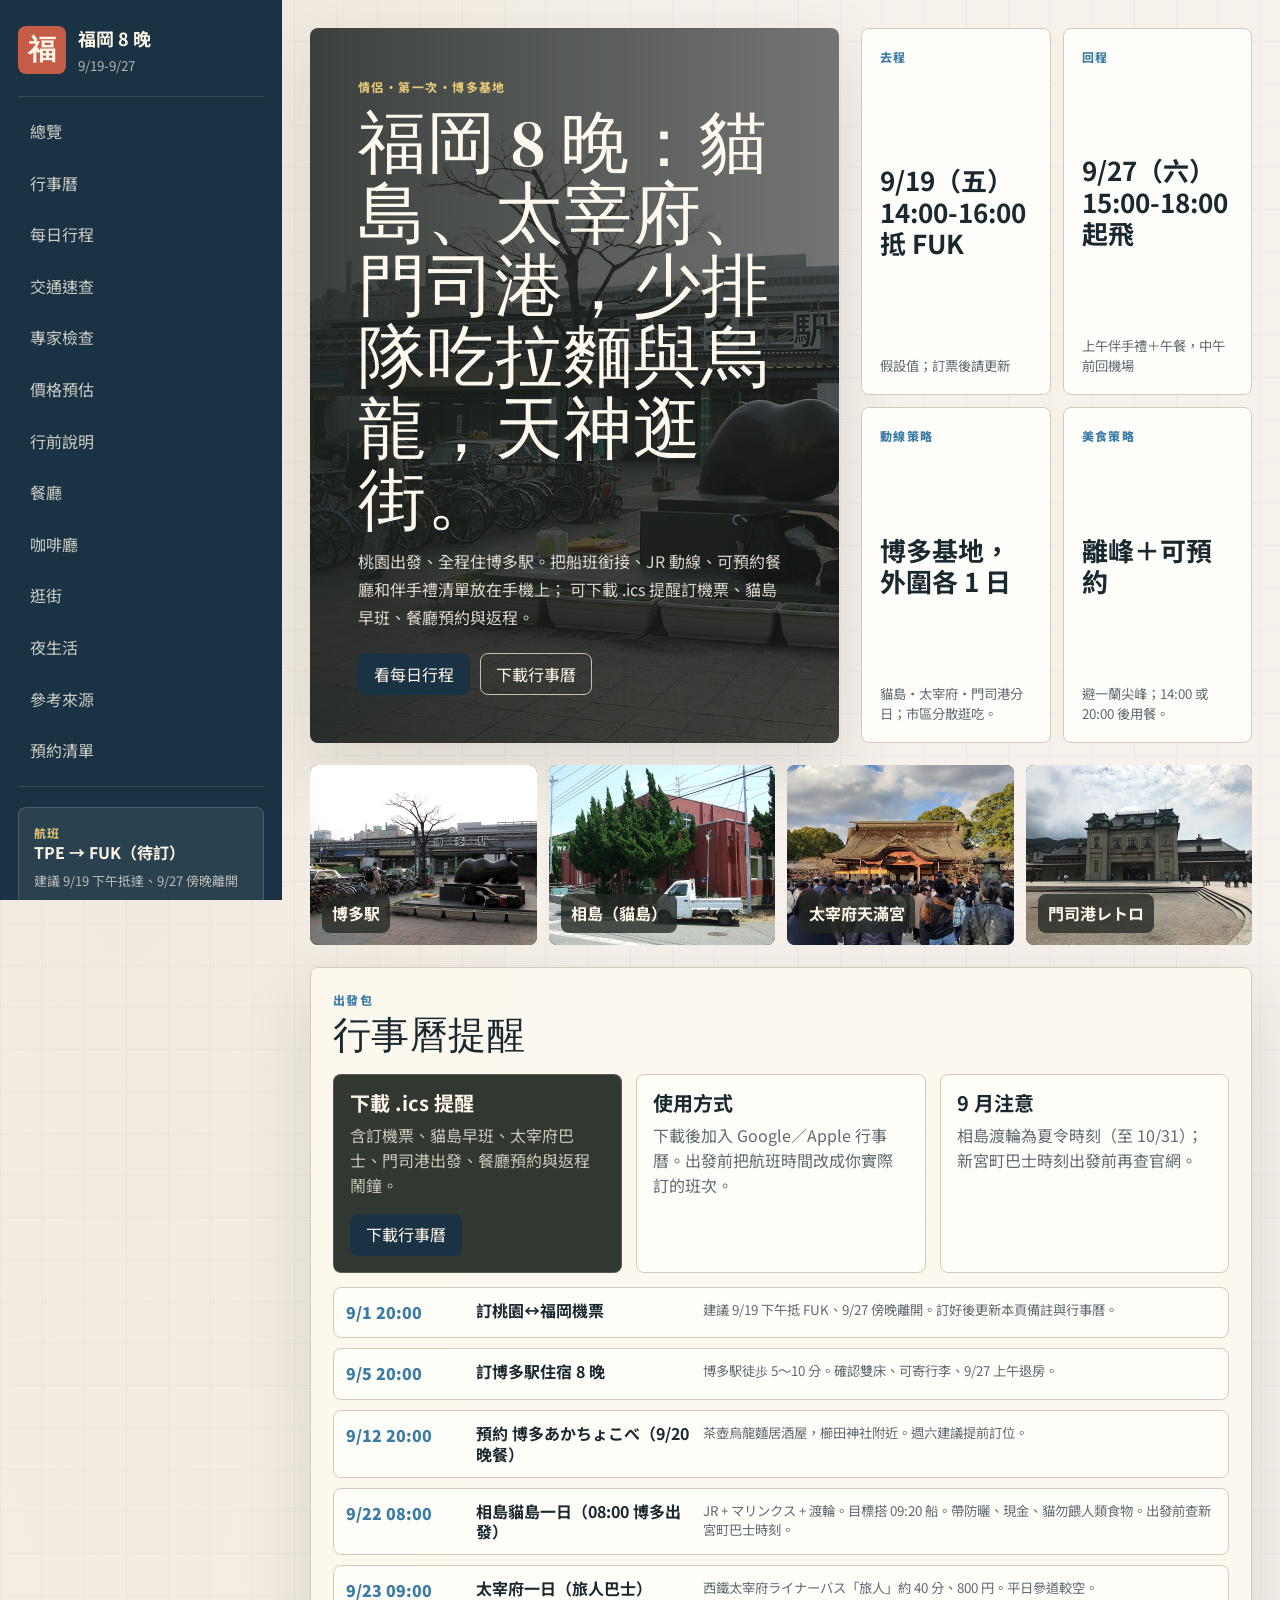
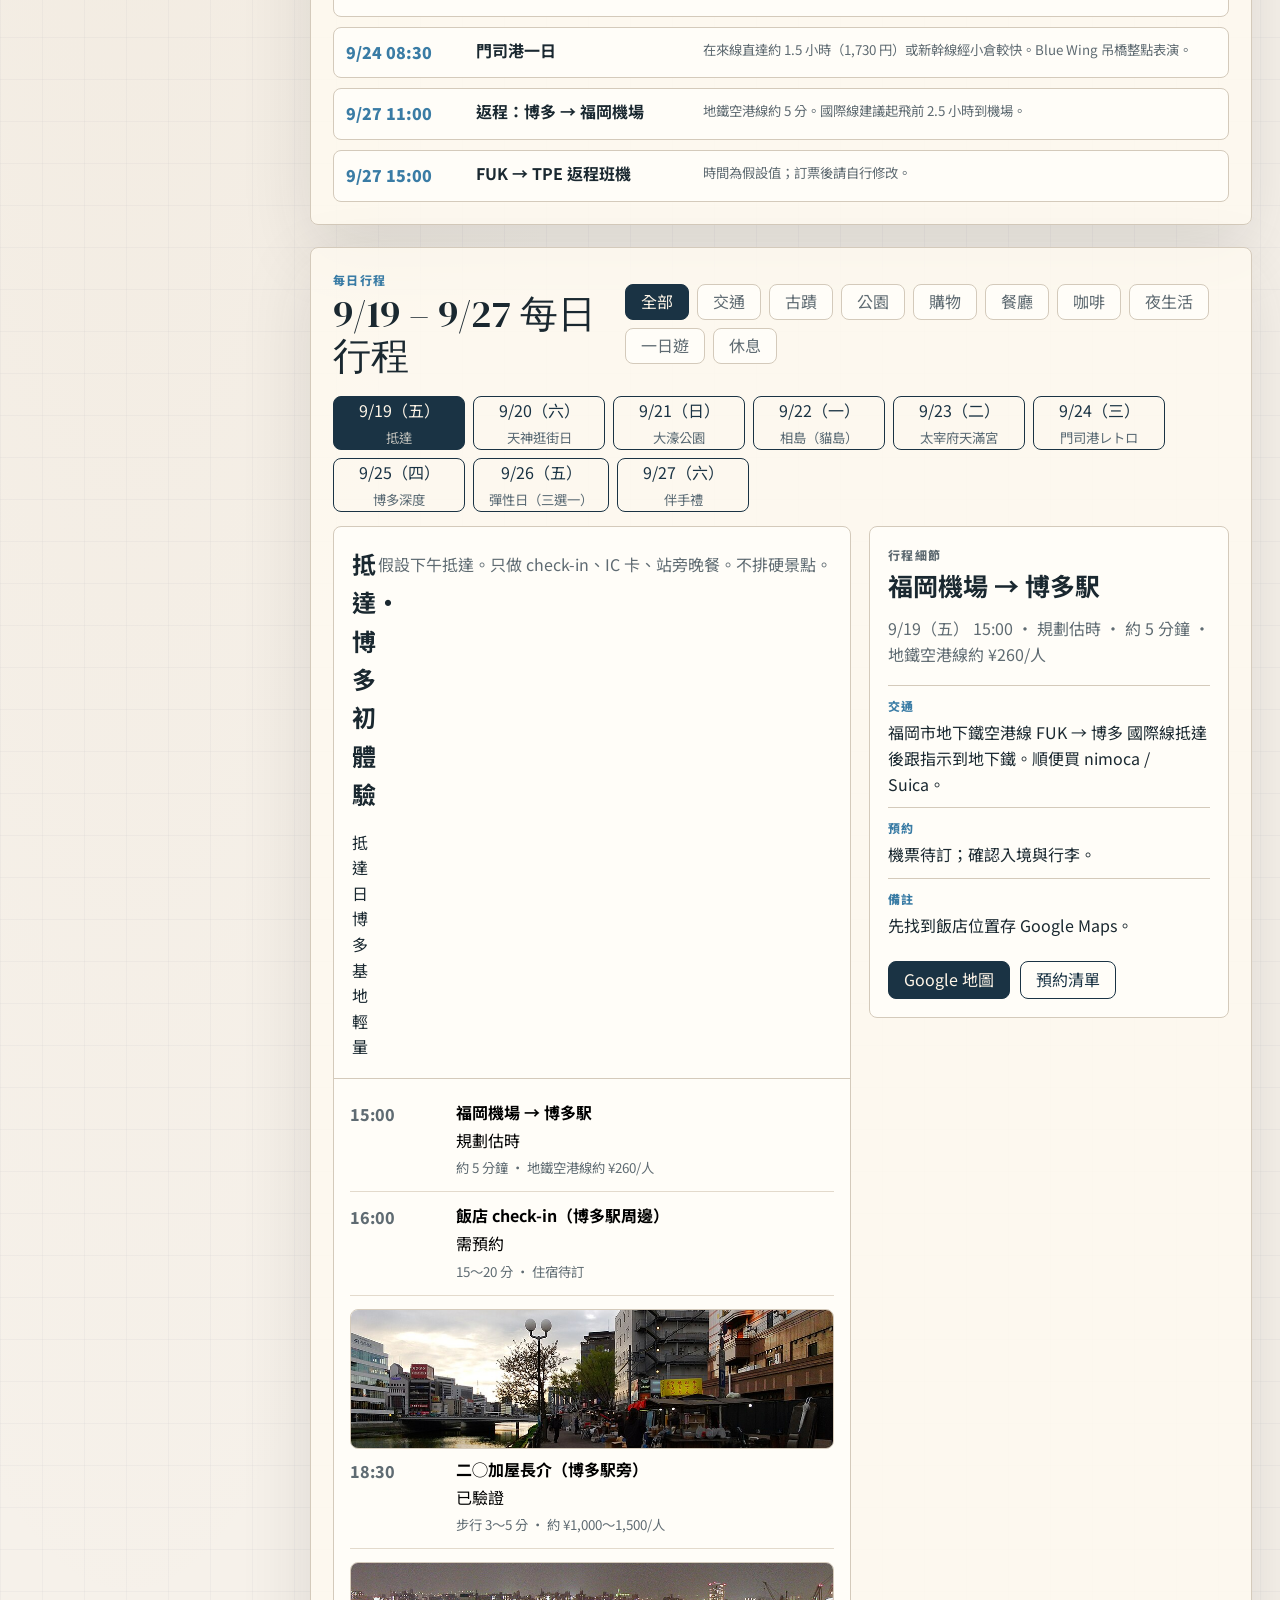
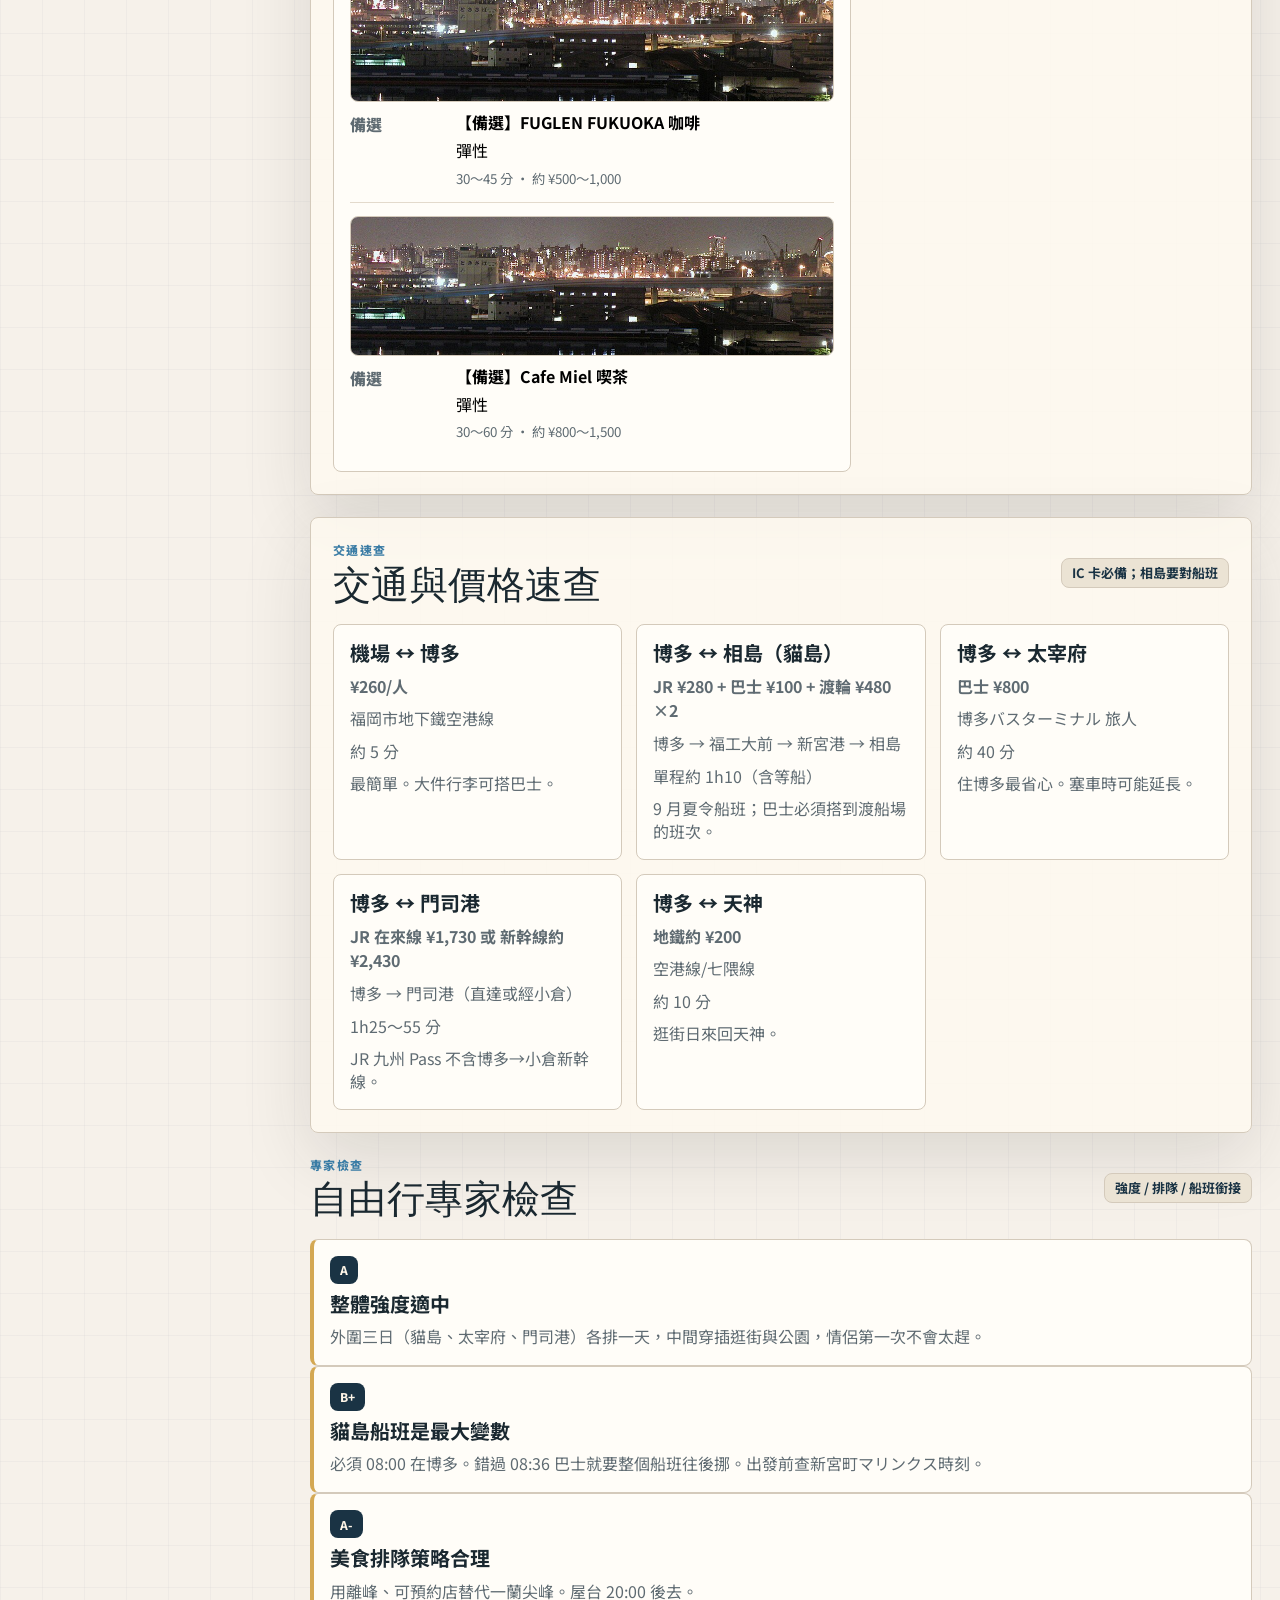
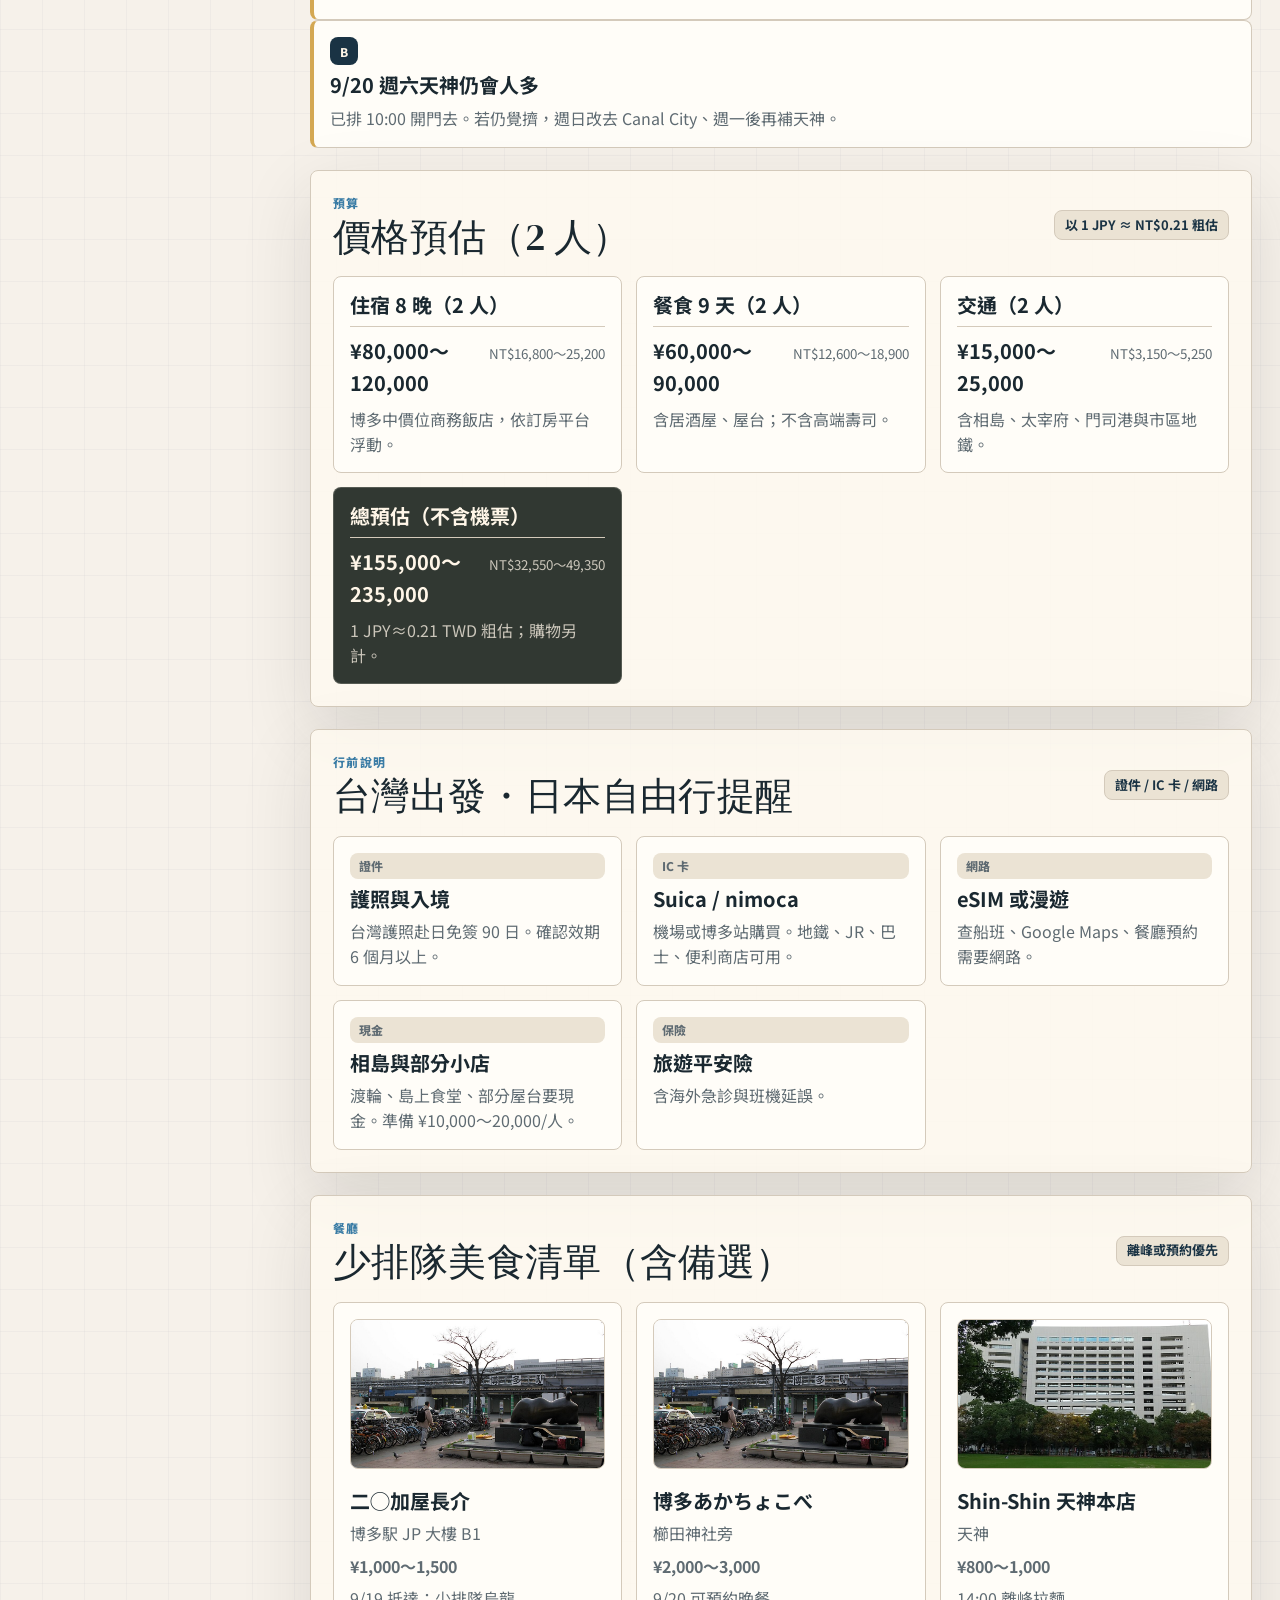
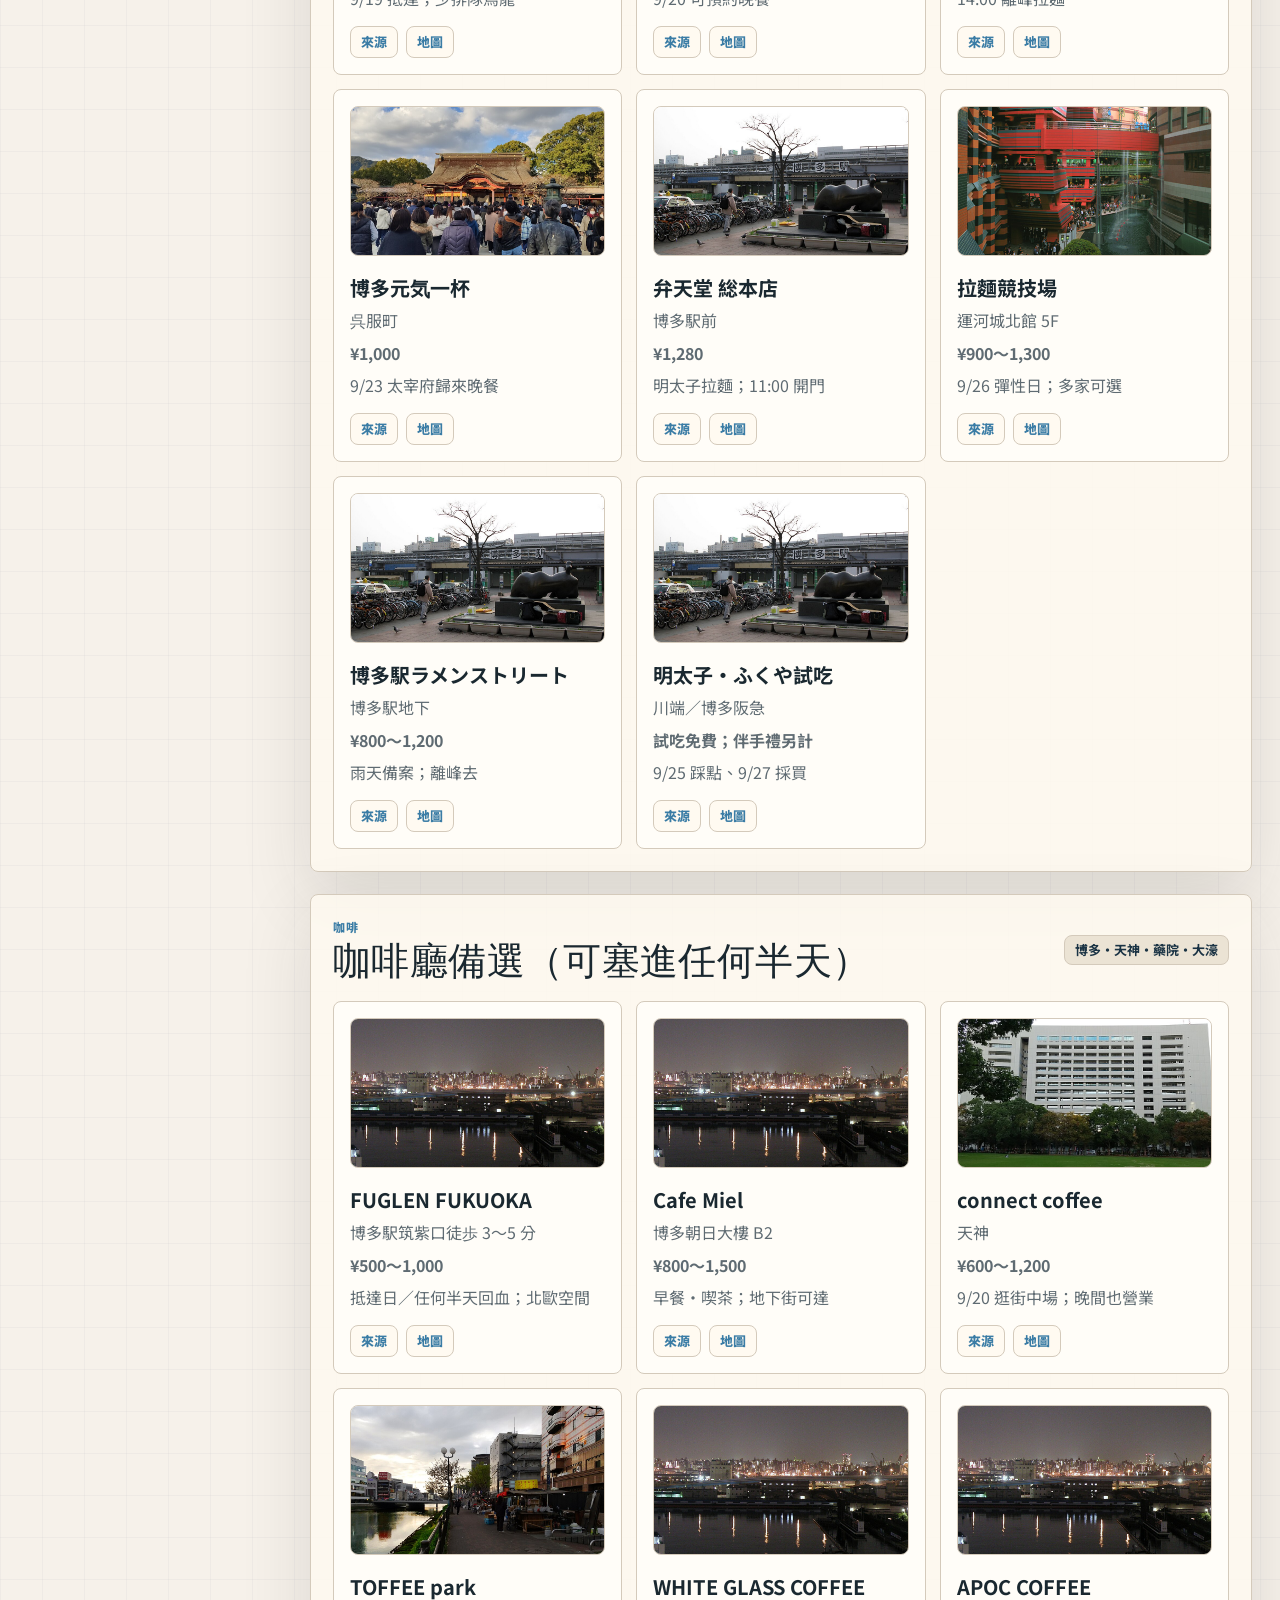
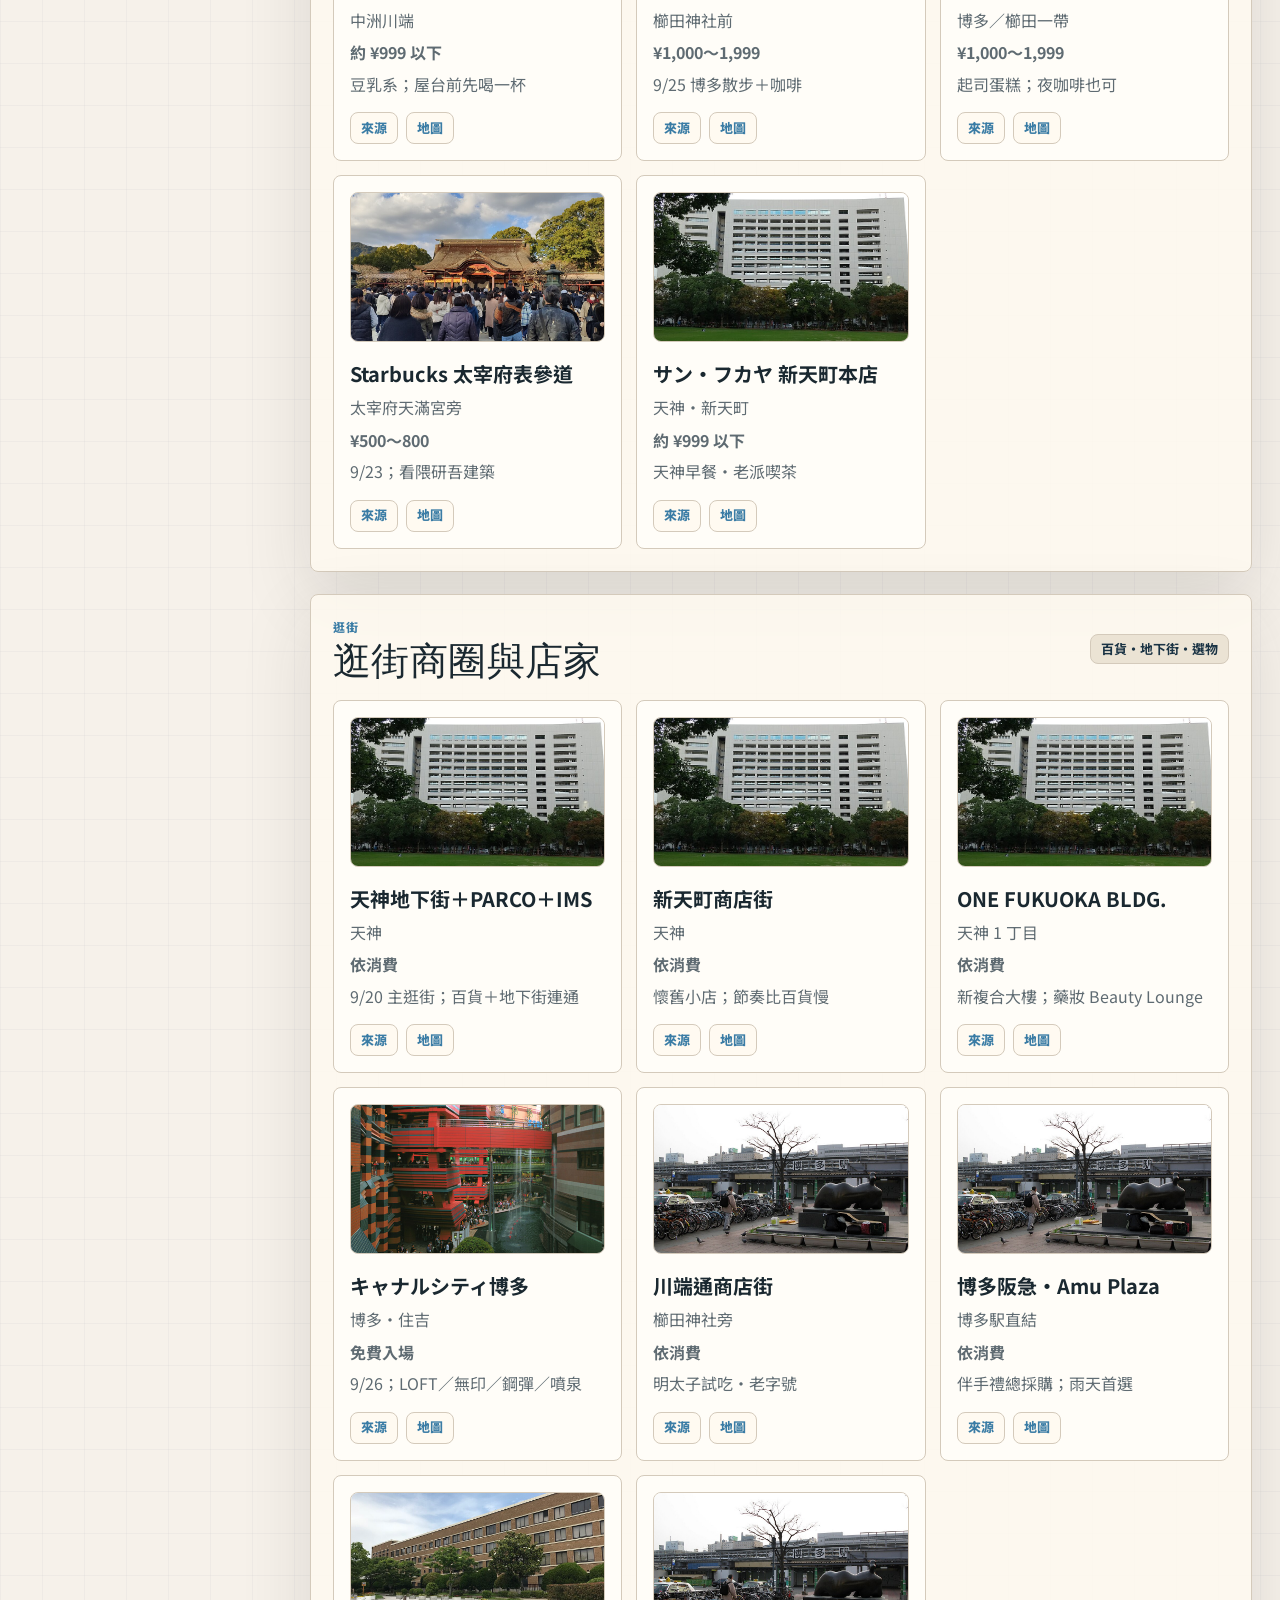
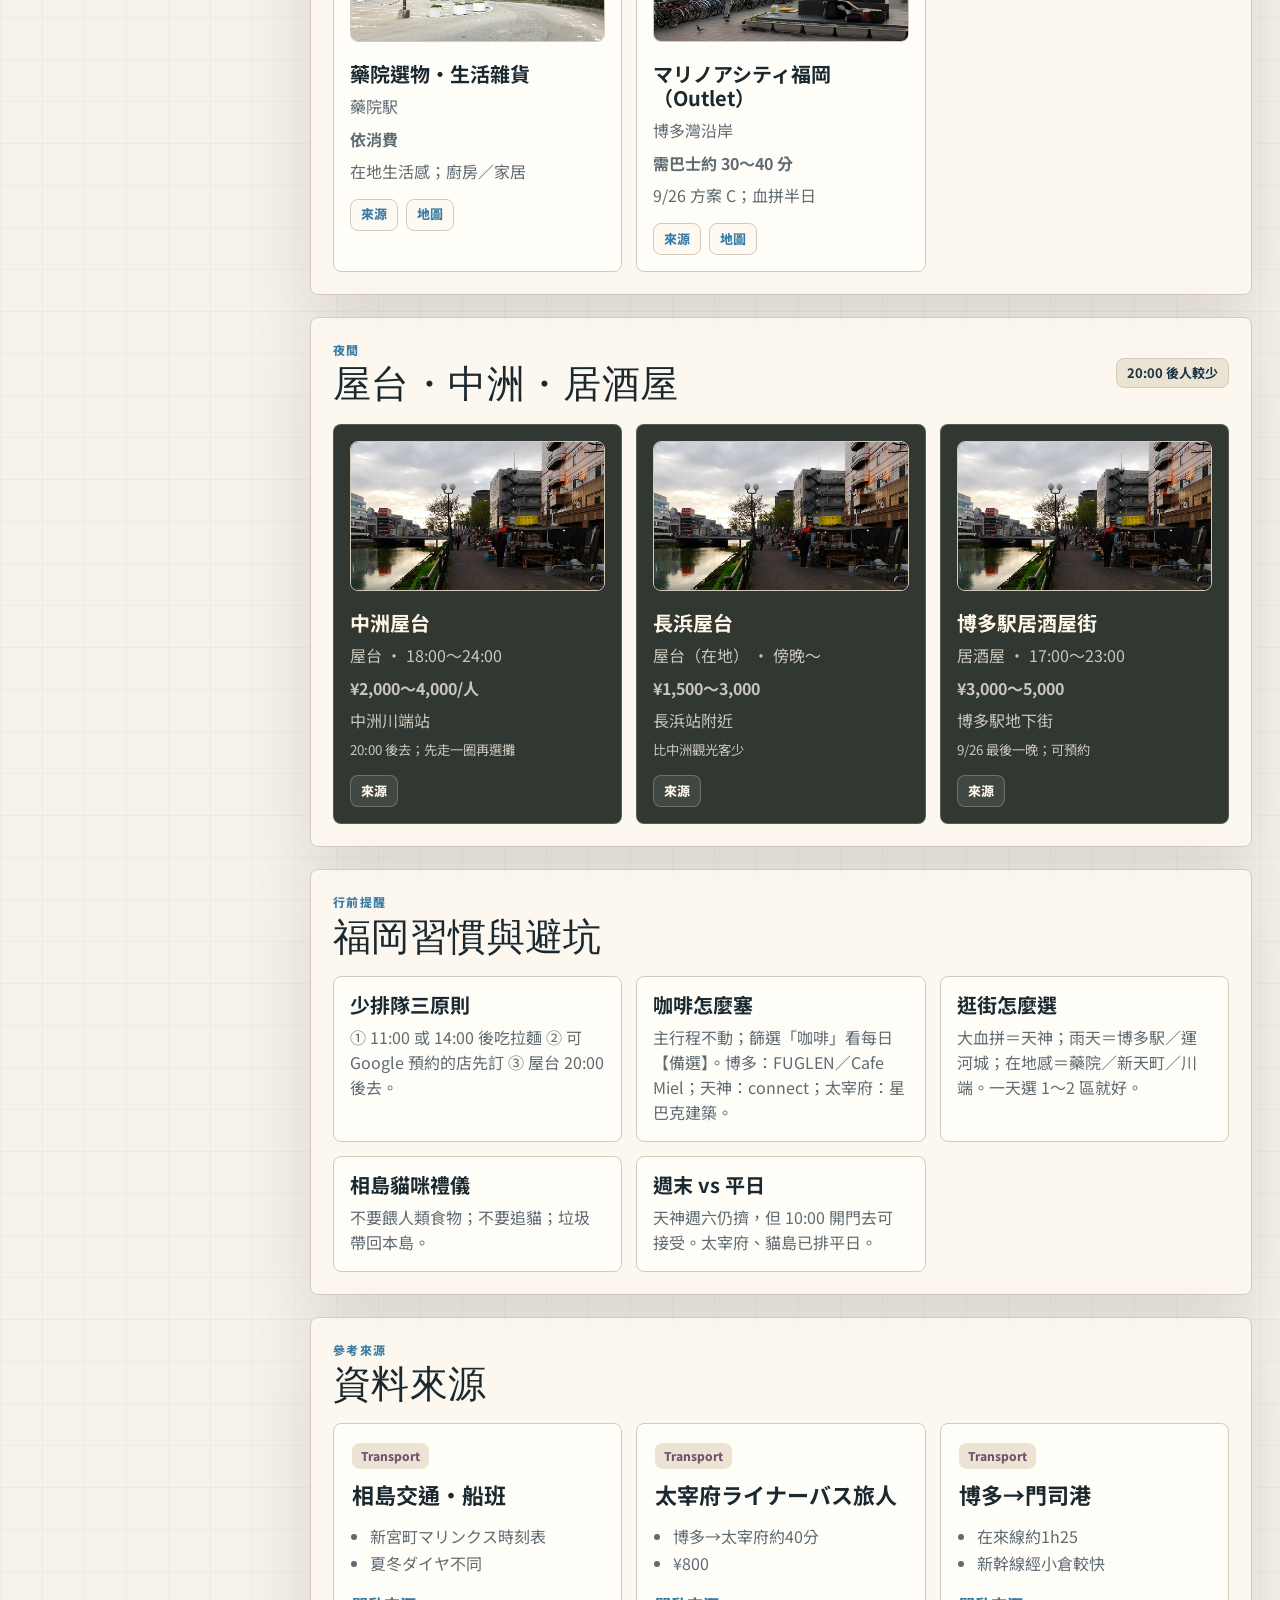
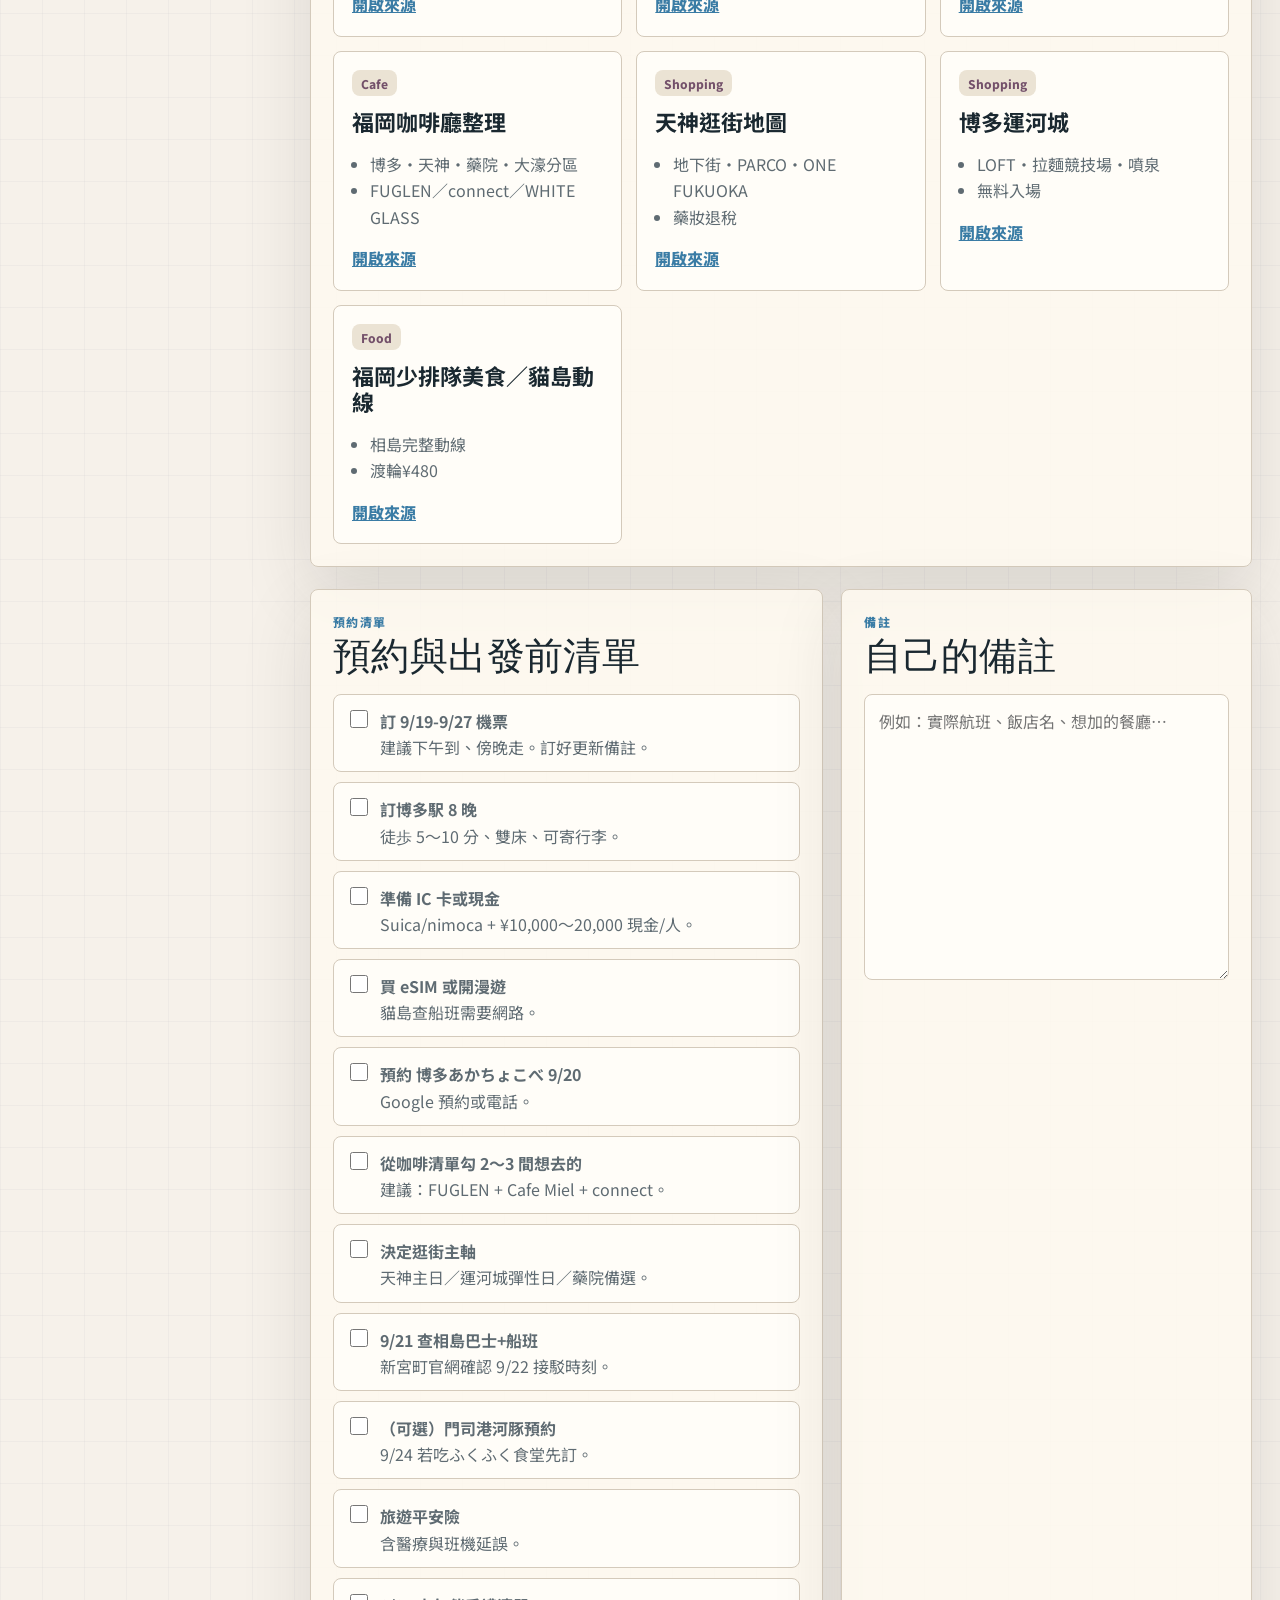
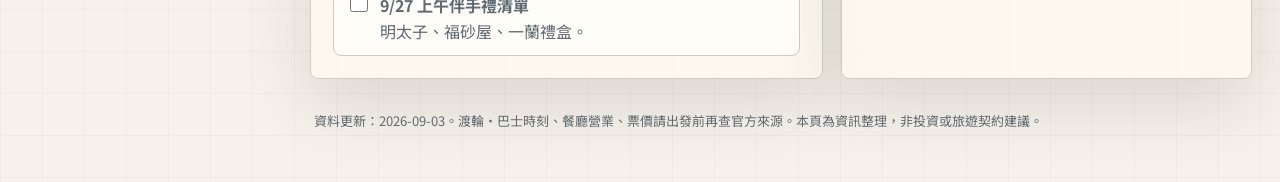
<file: fukuoka/index.html>
<!doctype html>
<html lang="zh-Hant">
  <head>
    <meta charset="UTF-8" />
    <meta name="viewport" content="width=device-width, initial-scale=1.0" />
    <meta
      name="description"
      content="2026 福岡自由行出發包：9/19-9/27 情侶第一次，含相島貓島、太宰府、門司港、少排隊美食與天神逛街。"
    />
    <meta name="theme-color" content="#1a3344" />
    <title>2026 福岡自由行出發包｜9/19-9/27</title>
    <link
      rel="icon"
      href="data:image/svg+xml,%3Csvg xmlns='http://www.w3.org/2000/svg' viewBox='0 0 64 64'%3E%3Crect width='64' height='64' rx='12' fill='%231a3344'/%3E%3Ctext x='32' y='43' text-anchor='middle' font-size='34' fill='%23f6f1ea' font-family='Georgia'%3E福%3C/text%3E%3C/svg%3E"
    />
    <link rel="preconnect" href="https://fonts.googleapis.com" />
    <link rel="preconnect" href="https://fonts.gstatic.com" crossorigin />
    <link
      href="https://fonts.googleapis.com/css2?family=DM+Serif+Display:ital@0;1&family=Noto+Sans+TC:wght@400;500;700&family=DM+Mono:wght@400;500&display=swap"
      rel="stylesheet"
    />
    <link rel="stylesheet" href="styles.css" />
  </head>
  <body>
    <div class="app-shell">
      <aside class="side-panel" aria-label="旅程總覽">
        <a class="brand" href="#overview" aria-label="回到總覽">
          <span class="brand-mark">福</span>
          <span>
            <strong>福岡 8 晚</strong>
            <small>9/19-9/27</small>
          </span>
        </a>

        <nav class="nav-links" aria-label="頁面導覽">
          <a href="#overview">總覽</a>
          <a href="#departure-pack">行事曆</a>
          <a href="#itinerary">每日行程</a>
          <a href="#routes">交通速查</a>
          <a href="#audit">專家檢查</a>
          <a href="#budget">價格預估</a>
          <a href="#prep-briefing">行前說明</a>
          <a href="#food">餐廳</a>
          <a href="#cafe">咖啡廳</a>
          <a href="#shopping">逛街</a>
          <a href="#night">夜生活</a>
          <a href="#sources">參考來源</a>
          <a href="#prep">預約清單</a>
        </nav>

        <section class="mini-card">
          <p class="label">航班</p>
          <strong>TPE → FUK（待訂）</strong>
          <span>建議 9/19 下午抵達、9/27 傍晚離開</span>
        </section>

        <section class="mini-card">
          <p class="label">住宿</p>
          <strong>博多駅周邊（8 晚）</strong>
          <span>全程同一飯店，不換宿</span>
        </section>

        <section class="mini-card alert">
          <p class="label">必去</p>
          <strong>相島・太宰府・門司港</strong>
          <span>貓島排週一；太宰府週二；門司港週三</span>
        </section>

        <section class="mini-card">
          <p class="label">節奏</p>
          <strong>中等偏鬆</strong>
          <span>每天 2～3 點；美食避尖峰排隊</span>
        </section>
      </aside>

      <main class="workspace">
        <section class="hero-grid" id="overview">
          <div class="hero-copy">
            <p class="eyebrow">情侶・第一次・博多基地</p>
            <h1>福岡 8 晚：貓島、太宰府、門司港，少排隊吃拉麵與烏龍，天神逛街。</h1>
            <p>
              桃園出發、全程住博多駅。把船班銜接、JR 動線、可預約餐廳和伴手禮清單放在手機上；
              可下載 .ics 提醒訂機票、貓島早班、餐廳預約與返程。
            </p>
            <div class="hero-actions">
              <a class="button primary" href="#itinerary">看每日行程</a>
              <a class="button ghost" href="#departure-pack">下載行事曆</a>
            </div>
          </div>

          <div class="status-board" aria-label="旅行關鍵資訊">
            <article>
              <span class="kicker">去程</span>
              <strong>9/19（五）14:00-16:00 抵 FUK</strong>
              <small>假設值；訂票後請更新</small>
            </article>
            <article>
              <span class="kicker">回程</span>
              <strong>9/27（六）15:00-18:00 起飛</strong>
              <small>上午伴手禮＋午餐，中午前回機場</small>
            </article>
            <article>
              <span class="kicker">動線策略</span>
              <strong>博多基地，外圍各 1 日</strong>
              <small>貓島・太宰府・門司港分日；市區分散逛吃。</small>
            </article>
            <article>
              <span class="kicker">美食策略</span>
              <strong>離峰＋可預約</strong>
              <small>避一蘭尖峰；14:00 或 20:00 後用餐。</small>
            </article>
          </div>
        </section>

        <section class="photo-strip" aria-label="行程主題照片">
          <figure>
            <img src="images/hakata.jpg" alt="福岡博多車站" loading="lazy" />
            <figcaption>博多駅</figcaption>
          </figure>
          <figure>
            <img src="images/ainoshima.jpg" alt="相島貓島" loading="lazy" />
            <figcaption>相島（貓島）</figcaption>
          </figure>
          <figure>
            <img src="images/dazaifu.jpg" alt="太宰府天滿宮參道" loading="lazy" />
            <figcaption>太宰府天滿宮</figcaption>
          </figure>
          <figure>
            <img src="images/mojiko.jpg" alt="門司港懷舊車站" loading="lazy" />
            <figcaption>門司港レトロ</figcaption>
          </figure>
        </section>

        <section class="departure-section" id="departure-pack">
          <div class="section-heading">
            <div>
              <p class="eyebrow">出發包</p>
              <h2>行事曆提醒</h2>
            </div>
          </div>
          <div class="departure-grid">
            <article class="info-card dark">
              <h3>下載 .ics 提醒</h3>
              <p>含訂機票、貓島早班、太宰府巴士、門司港出發、餐廳預約與返程鬧鐘。</p>
              <button class="button primary" type="button" id="downloadCalendar">下載行事曆</button>
            </article>
            <article class="info-card">
              <h3>使用方式</h3>
              <p>下載後加入 Google／Apple 行事曆。出發前把航班時間改成你實際訂的班次。</p>
            </article>
            <article class="info-card">
              <h3>9 月注意</h3>
              <p>相島渡輪為夏令時刻（至 10/31）；新宮町巴士時刻出發前再查官網。</p>
            </article>
          </div>
          <div class="reminder-list" id="reminderList" aria-label="行事曆提醒列表"></div>
        </section>

        <section class="planner-layout" id="itinerary">
          <div class="section-heading">
            <div>
              <p class="eyebrow">每日行程</p>
              <h2>9/19 – 9/27 每日行程</h2>
            </div>
            <div class="filter-row" aria-label="行程分類篩選">
              <button class="filter-chip active" type="button" data-filter="all">全部</button>
              <button class="filter-chip" type="button" data-filter="transport">交通</button>
              <button class="filter-chip" type="button" data-filter="heritage">古蹟</button>
              <button class="filter-chip" type="button" data-filter="park">公園</button>
              <button class="filter-chip" type="button" data-filter="shopping">購物</button>
              <button class="filter-chip" type="button" data-filter="food">餐廳</button>
              <button class="filter-chip" type="button" data-filter="cafe">咖啡</button>
              <button class="filter-chip" type="button" data-filter="night">夜生活</button>
              <button class="filter-chip" type="button" data-filter="tour">一日遊</button>
              <button class="filter-chip" type="button" data-filter="rest">休息</button>
            </div>
          </div>

          <div class="day-tabs" id="dayTabs" role="tablist" aria-label="選擇日期"></div>

          <div class="planner-grid">
            <section class="timeline-panel" aria-live="polite">
              <div class="day-summary" id="daySummary"></div>
              <div class="timeline" id="timeline"></div>
            </section>

            <aside class="inspector" aria-label="行程細節">
              <p class="eyebrow">行程細節</p>
              <figure class="detail-photo" id="detailPhoto" hidden></figure>
              <h3 id="detailTitle">選一個行程點</h3>
              <p id="detailMeta"></p>
              <dl class="detail-list">
                <div>
                  <dt>交通</dt>
                  <dd id="detailTransit">-</dd>
                </div>
                <div>
                  <dt>預約</dt>
                  <dd id="detailBooking">-</dd>
                </div>
                <div>
                  <dt>備註</dt>
                  <dd id="detailNote">-</dd>
                </div>
              </dl>
              <div class="detail-actions" id="detailActions"></div>
            </aside>
          </div>
        </section>

        <section class="route-section" id="routes">
          <div class="section-heading">
            <div>
              <p class="eyebrow">交通速查</p>
              <h2>交通與價格速查</h2>
            </div>
            <span class="soft-badge">IC 卡必備；相島要對船班</span>
          </div>
          <div class="route-grid" id="routeGrid"></div>
        </section>

        <section class="audit-section" id="audit">
          <div class="section-heading">
            <div>
              <p class="eyebrow">專家檢查</p>
              <h2>自由行專家檢查</h2>
            </div>
            <span class="soft-badge">強度 / 排隊 / 船班銜接</span>
          </div>
          <div class="audit-grid" id="auditGrid"></div>
        </section>

        <section class="budget-section" id="budget">
          <div class="section-heading">
            <div>
              <p class="eyebrow">預算</p>
              <h2>價格預估（2 人）</h2>
            </div>
            <span class="soft-badge">以 1 JPY ≈ NT$0.21 粗估</span>
          </div>
          <div class="budget-grid" id="budgetGrid"></div>
        </section>

        <section class="taiwan-section" id="prep-briefing">
          <div class="section-heading">
            <div>
              <p class="eyebrow">行前說明</p>
              <h2>台灣出發・日本自由行提醒</h2>
            </div>
            <span class="soft-badge">證件 / IC 卡 / 網路</span>
          </div>
          <div class="taiwan-grid" id="taiwanGrid"></div>
        </section>

        <section class="food-section" id="food">
          <div class="section-heading">
            <div>
              <p class="eyebrow">餐廳</p>
              <h2>少排隊美食清單（含備選）</h2>
            </div>
            <span class="soft-badge">離峰或預約優先</span>
          </div>
          <div class="food-grid" id="foodGrid"></div>
        </section>

        <section class="food-section" id="cafe">
          <div class="section-heading">
            <div>
              <p class="eyebrow">咖啡</p>
              <h2>咖啡廳備選（可塞進任何半天）</h2>
            </div>
            <span class="soft-badge">博多・天神・藥院・大濠</span>
          </div>
          <div class="food-grid" id="cafeGrid"></div>
        </section>

        <section class="food-section" id="shopping">
          <div class="section-heading">
            <div>
              <p class="eyebrow">逛街</p>
              <h2>逛街商圈與店家</h2>
            </div>
            <span class="soft-badge">百貨・地下街・選物</span>
          </div>
          <div class="food-grid" id="shoppingGrid"></div>
        </section>

        <section class="night-section" id="night">
          <div class="section-heading">
            <div>
              <p class="eyebrow">夜間</p>
              <h2>屋台・中洲・居酒屋</h2>
            </div>
            <span class="soft-badge">20:00 後人較少</span>
          </div>
          <div class="night-grid" id="nightGrid"></div>
        </section>

        <section class="tips-section" id="tips">
          <div class="section-heading">
            <div>
              <p class="eyebrow">行前提醒</p>
              <h2>福岡習慣與避坑</h2>
            </div>
          </div>
          <div class="tips-grid" id="tipsGrid"></div>
        </section>

        <section class="source-section" id="sources">
          <div class="section-heading">
            <div>
              <p class="eyebrow">參考來源</p>
              <h2>資料來源</h2>
            </div>
          </div>
          <div class="source-grid" id="sourceGrid"></div>
        </section>

        <section class="prep-grid" id="prep">
          <div class="prep-card">
            <p class="eyebrow">預約清單</p>
            <h2>預約與出發前清單</h2>
            <div class="checklist" id="checklist"></div>
          </div>

          <div class="prep-card">
            <p class="eyebrow">備註</p>
            <h2>自己的備註</h2>
            <textarea id="tripNotes" rows="10" placeholder="例如：實際航班、飯店名、想加的餐廳…"></textarea>
          </div>
        </section>

        <footer class="page-footer">
          <span
            >資料更新：2026-09-03。渡輪・巴士時刻、餐廳營業、票價請出發前再查官方來源。本頁為資訊整理，非投資或旅遊契約建議。</span
          >
        </footer>
      </main>
    </div>

    <script src="script.js"></script>
  </body>
</html>
</file>
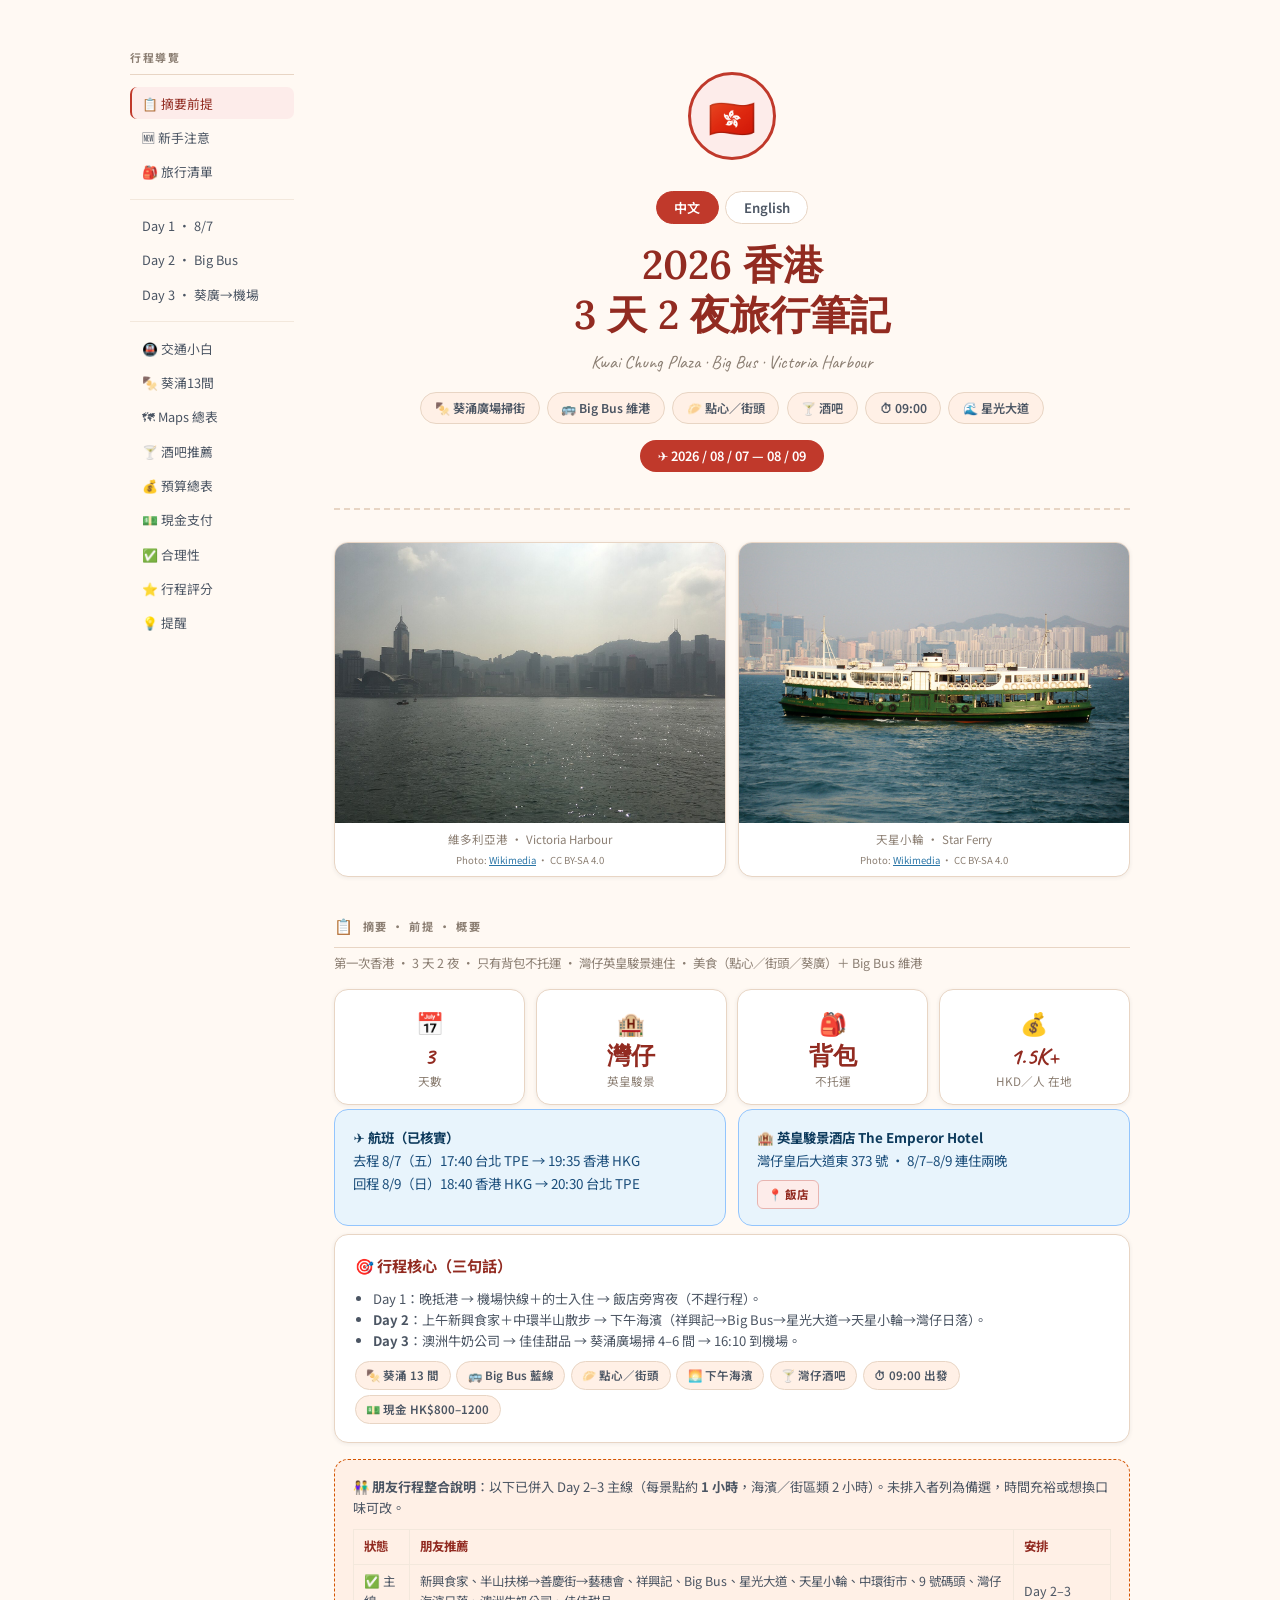
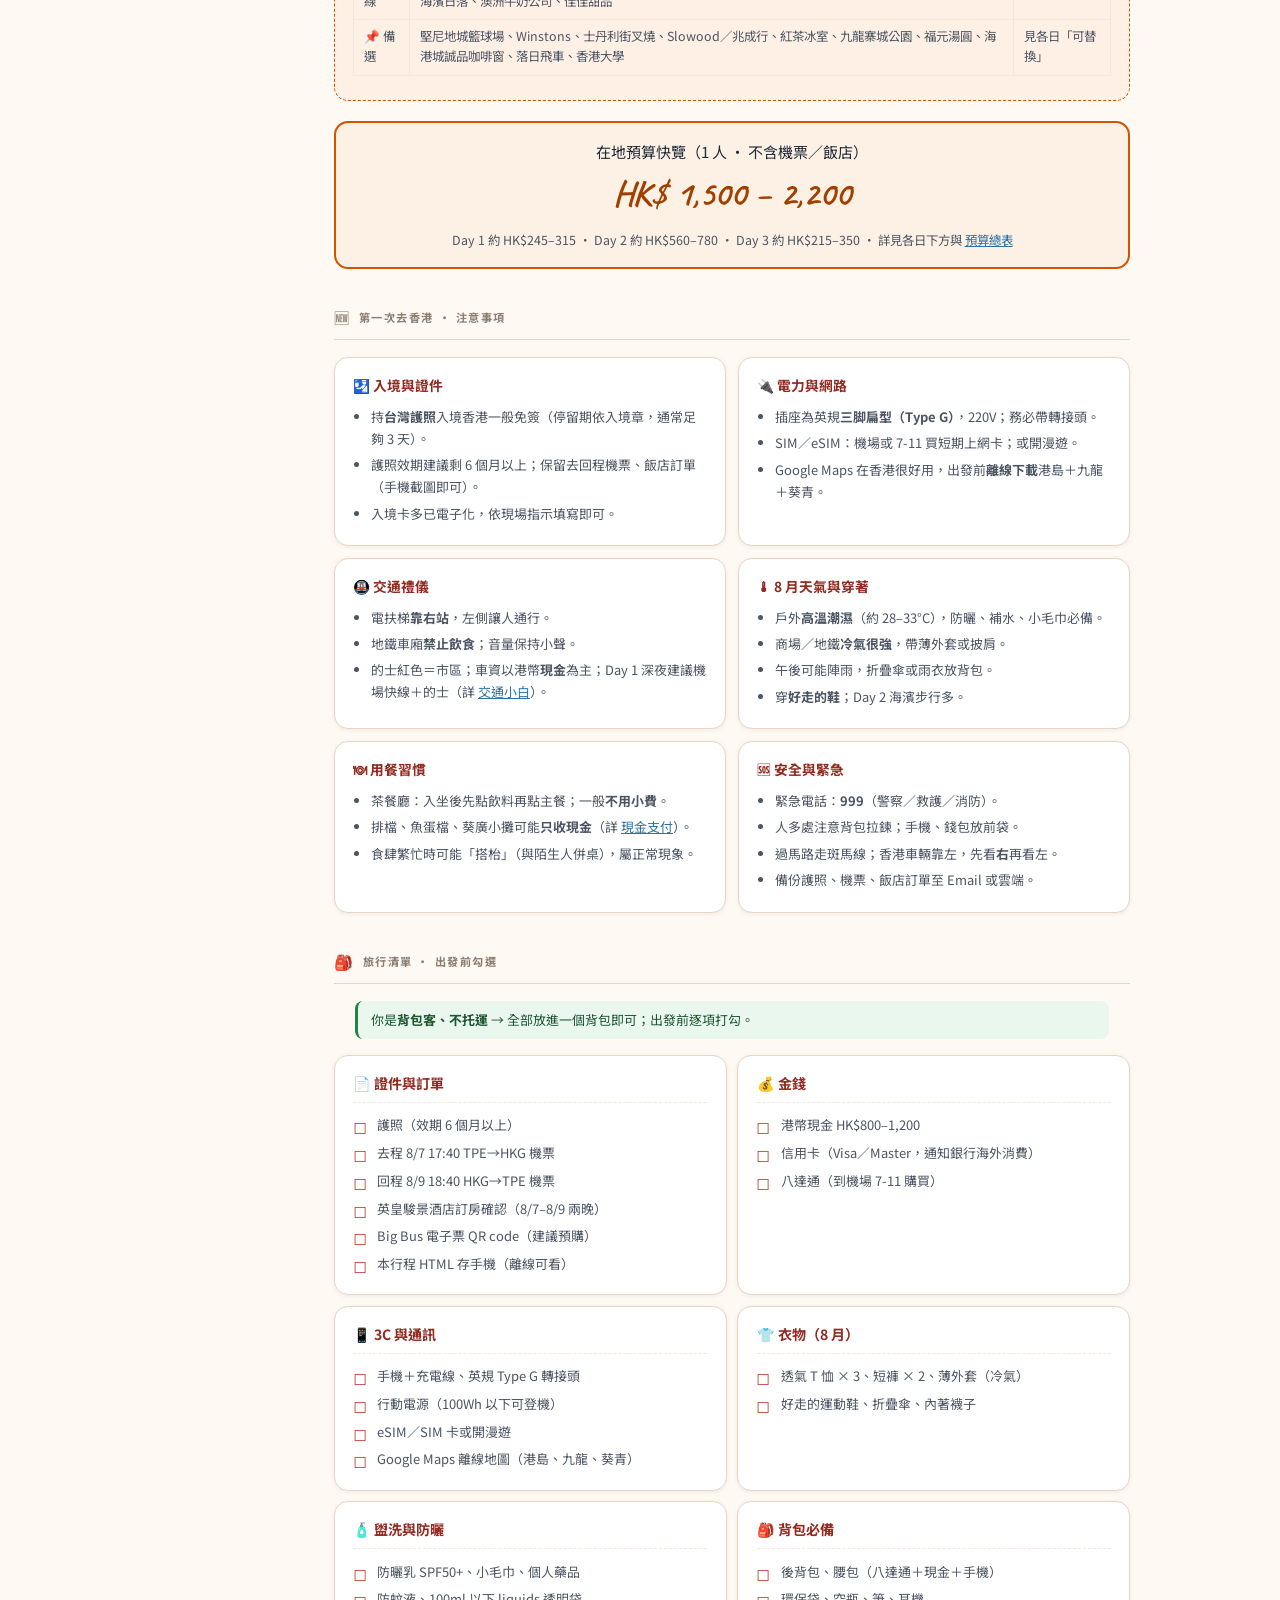
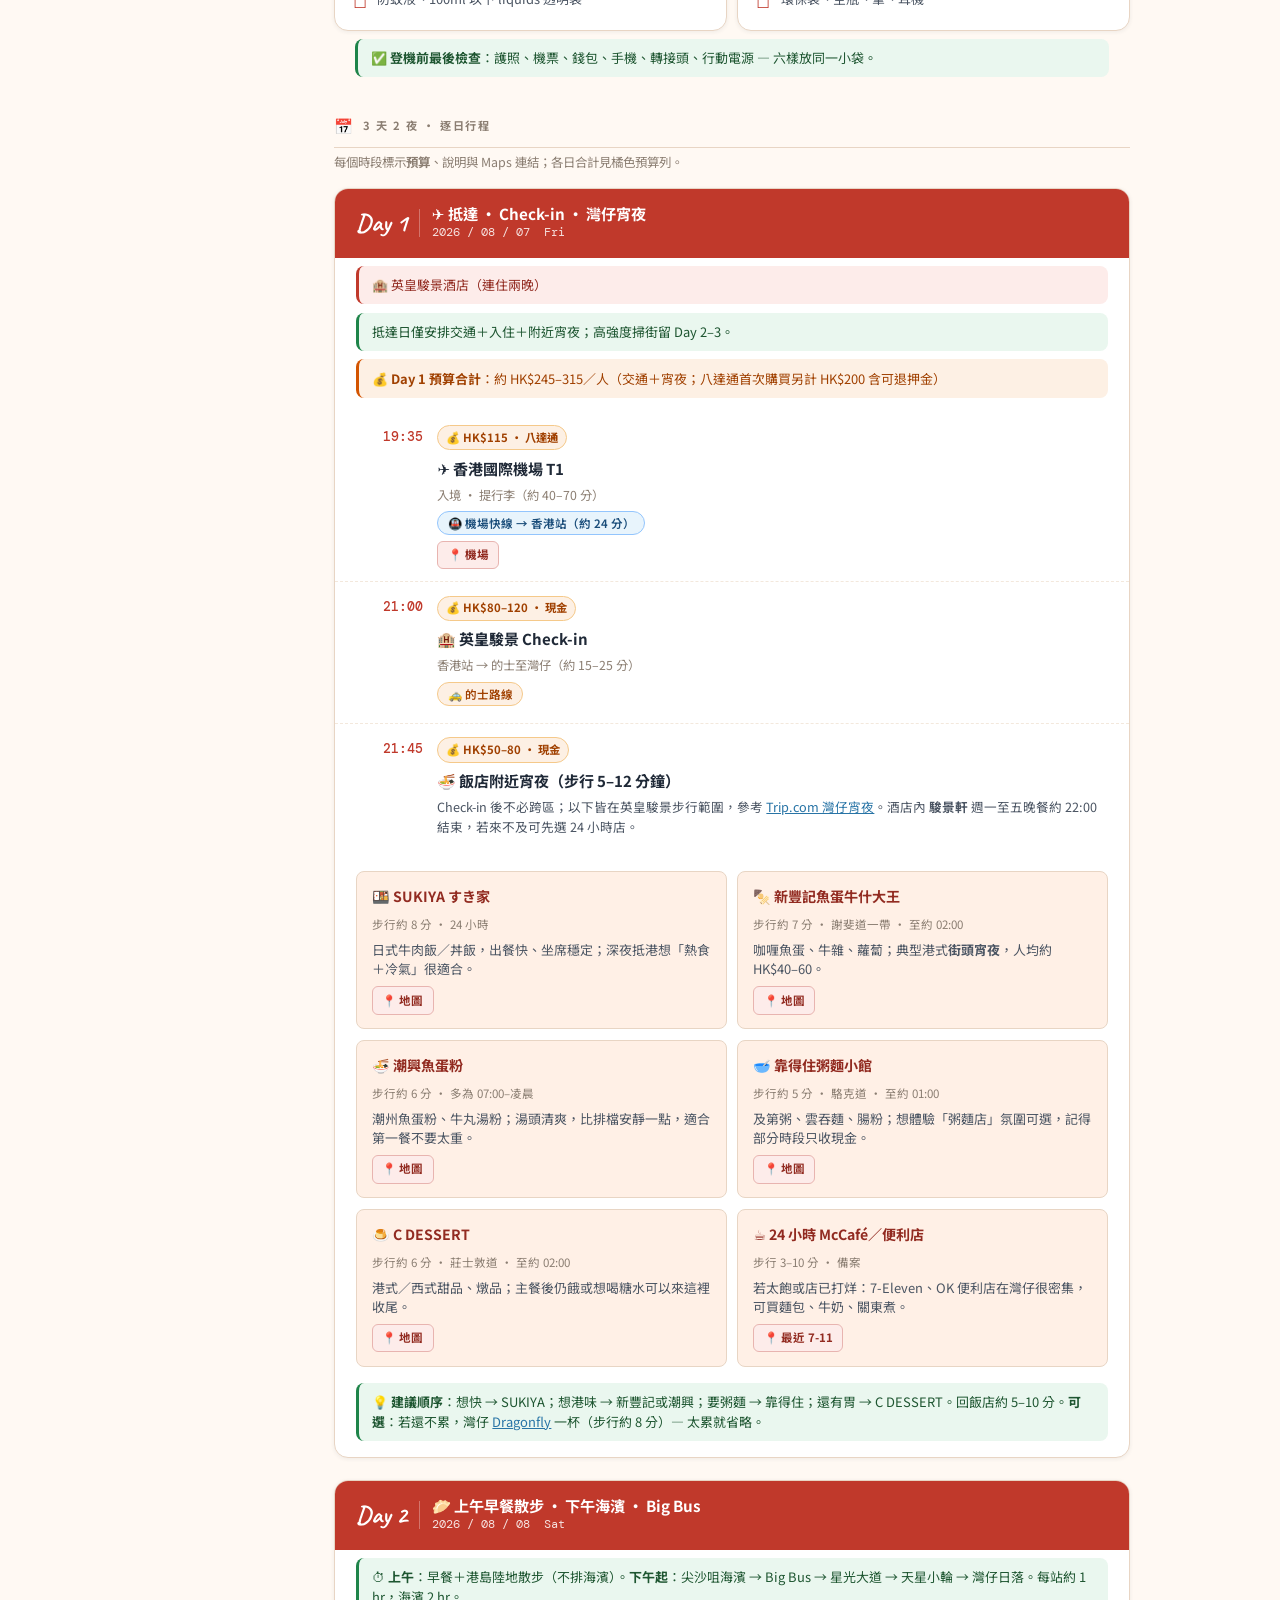
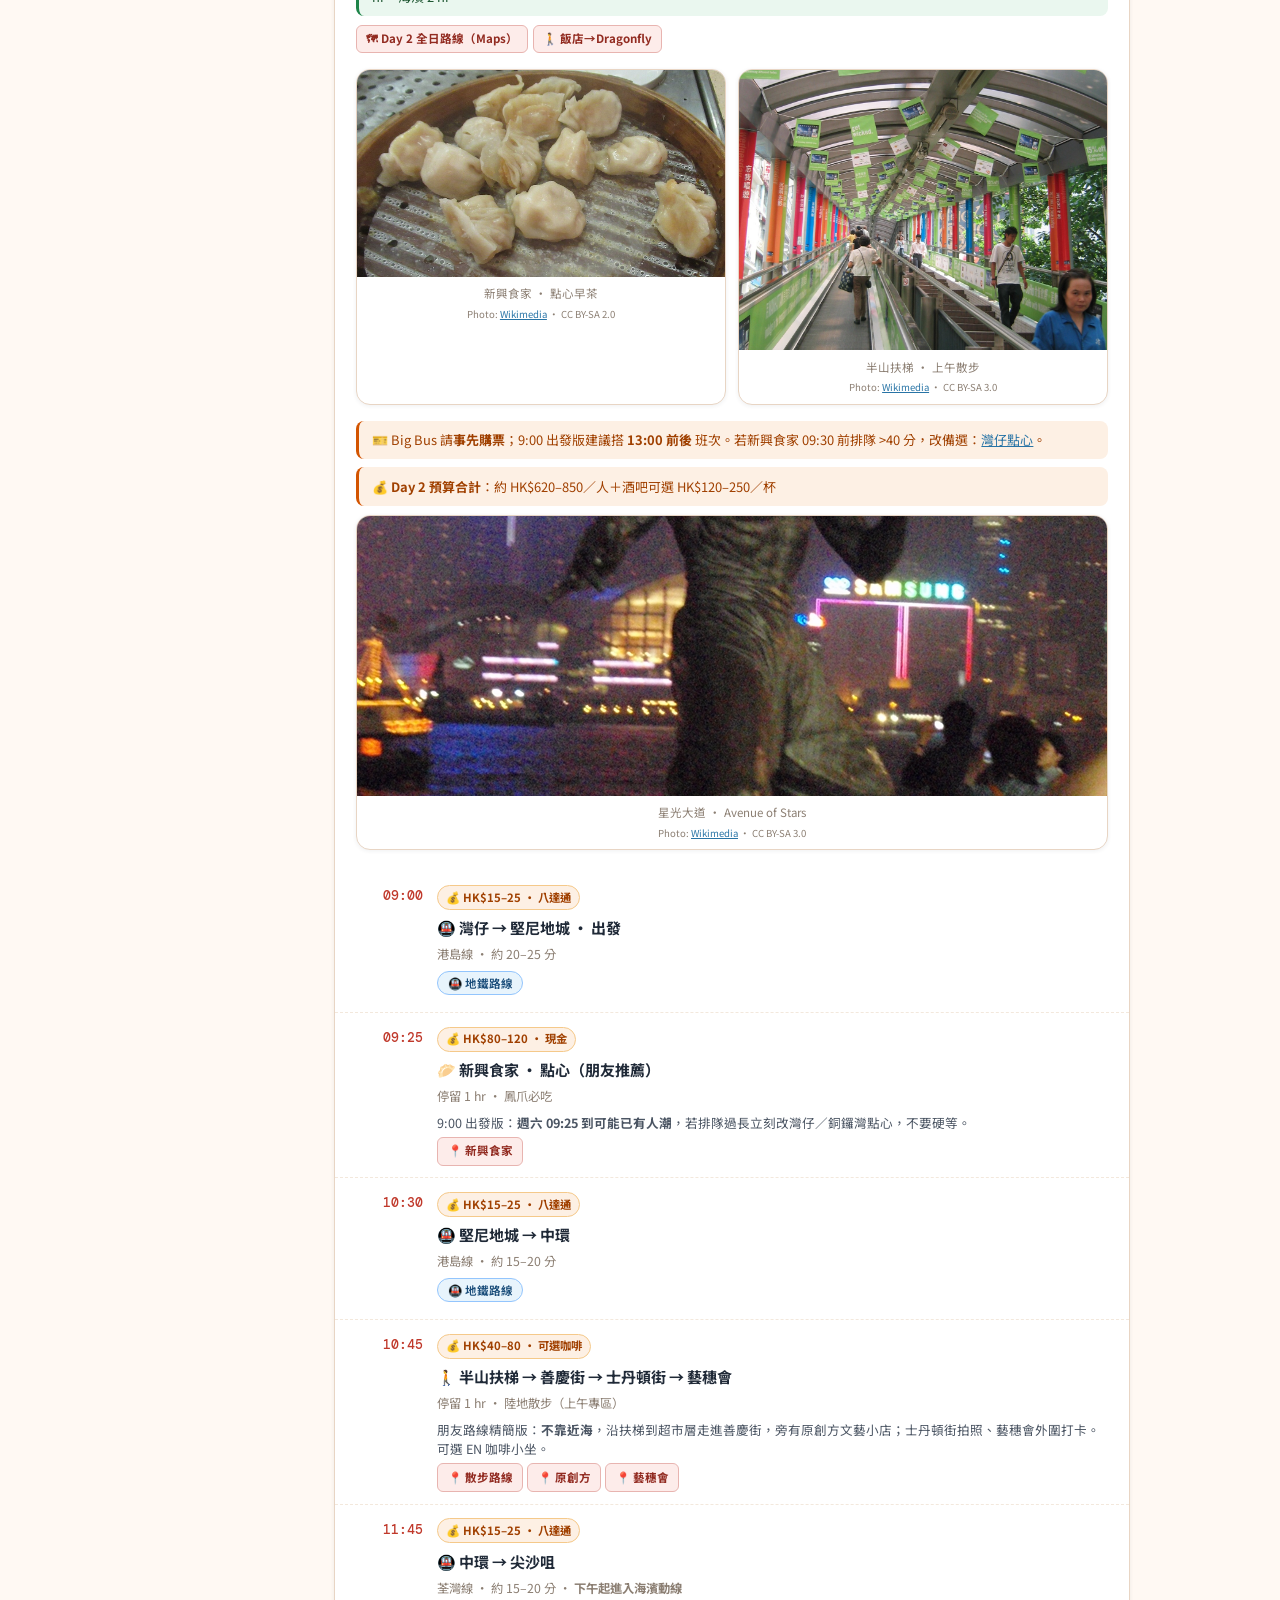
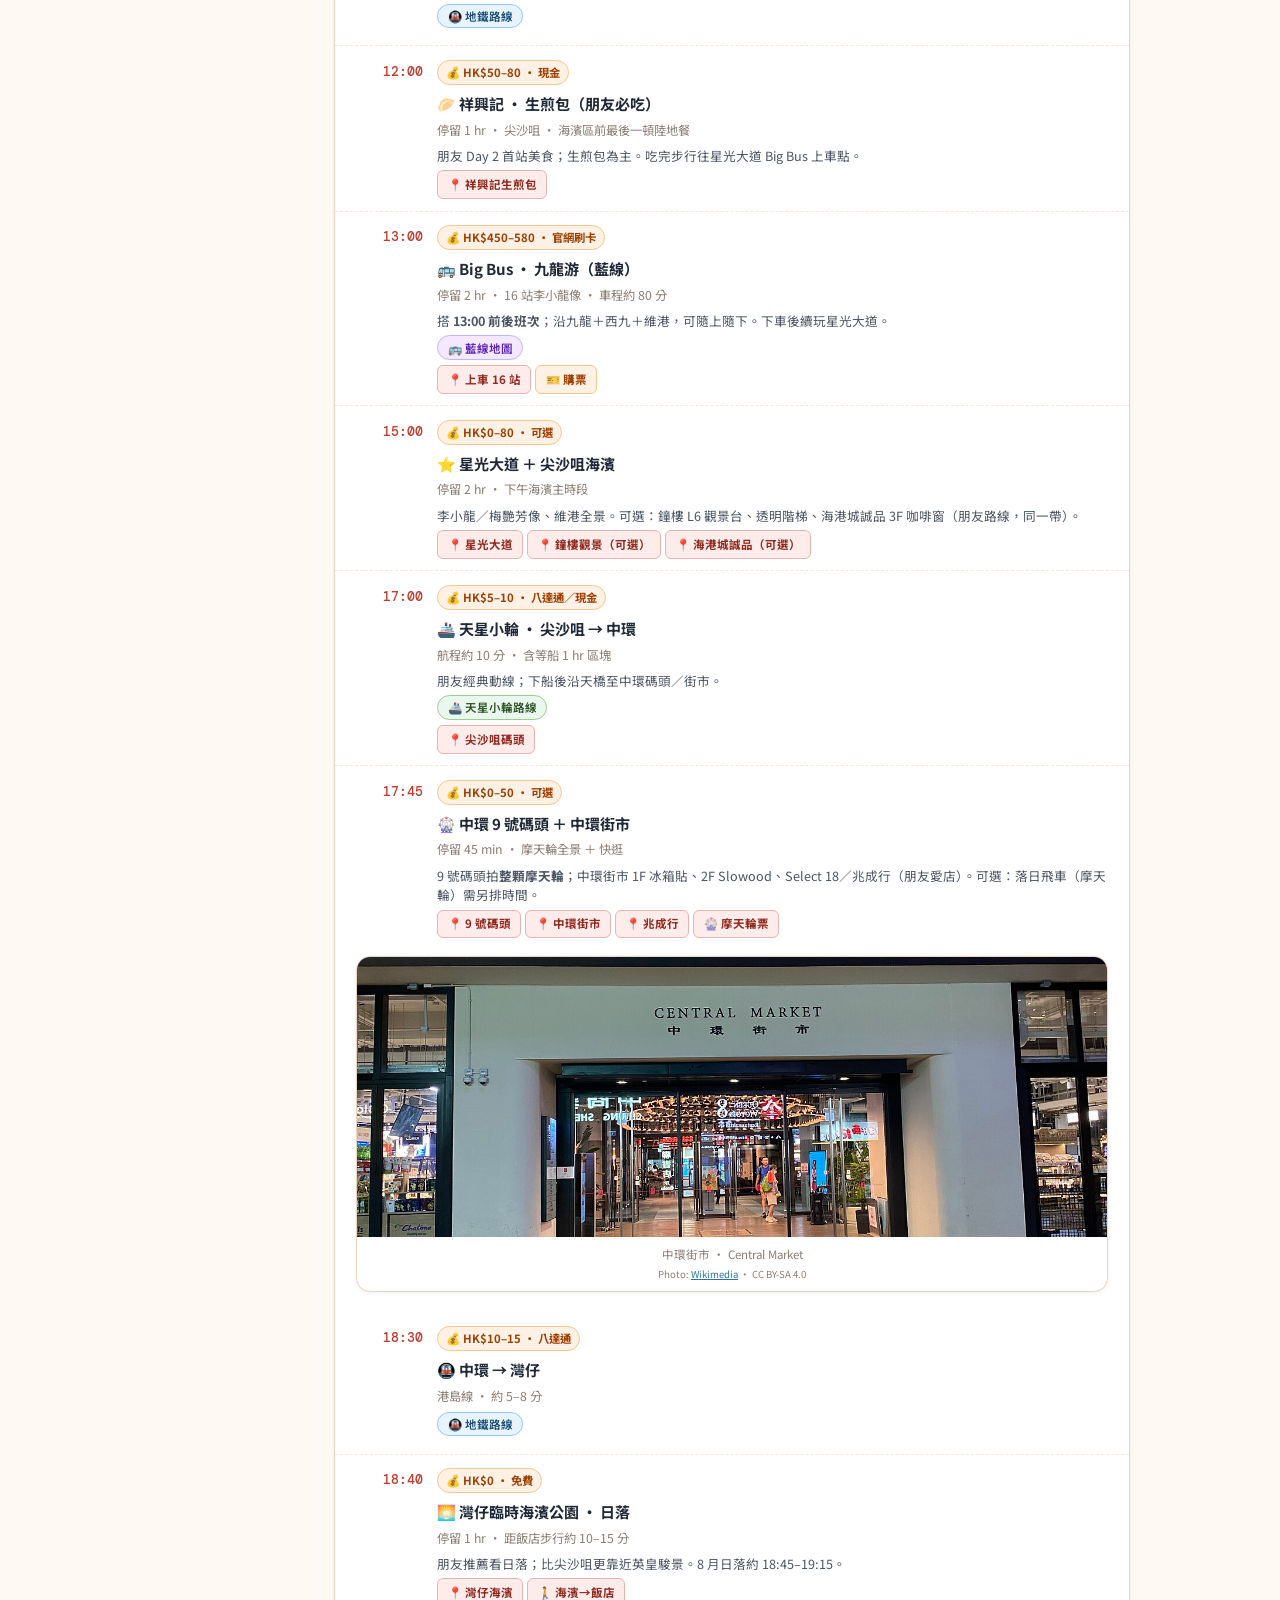
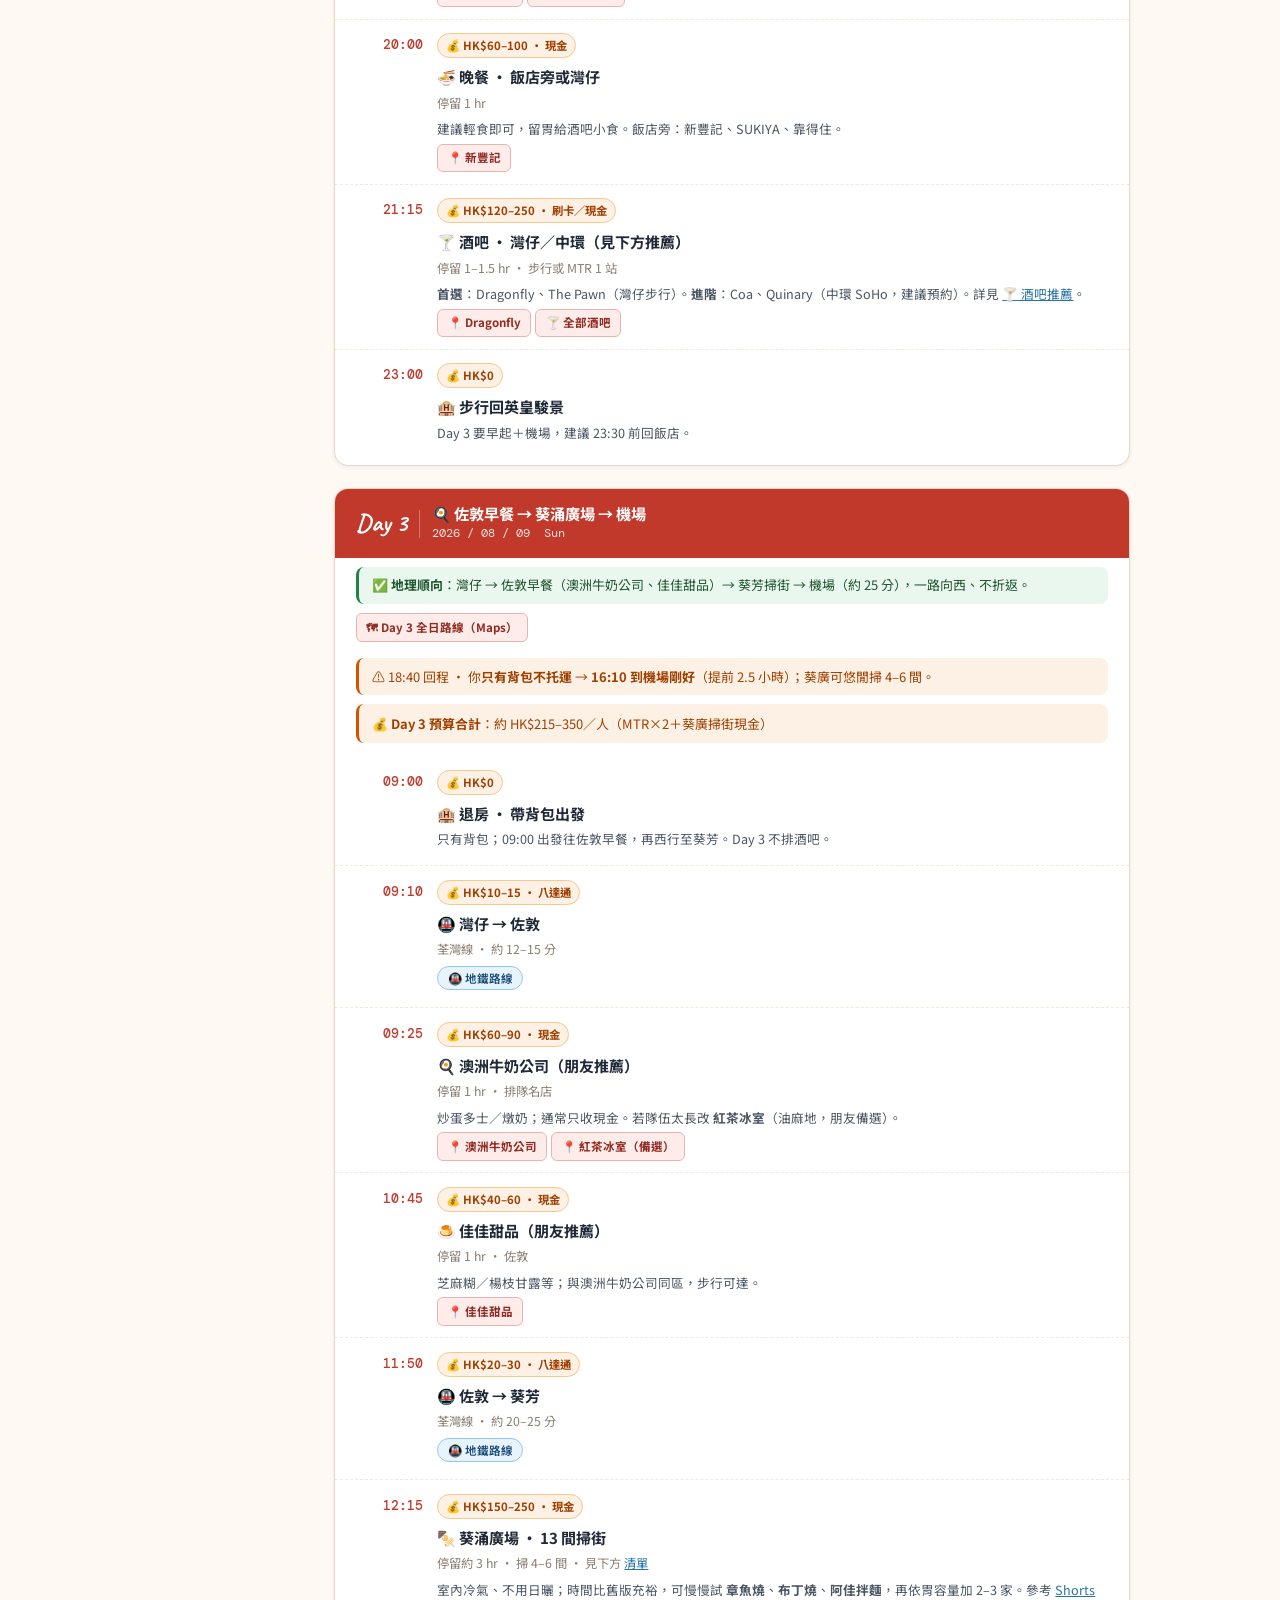
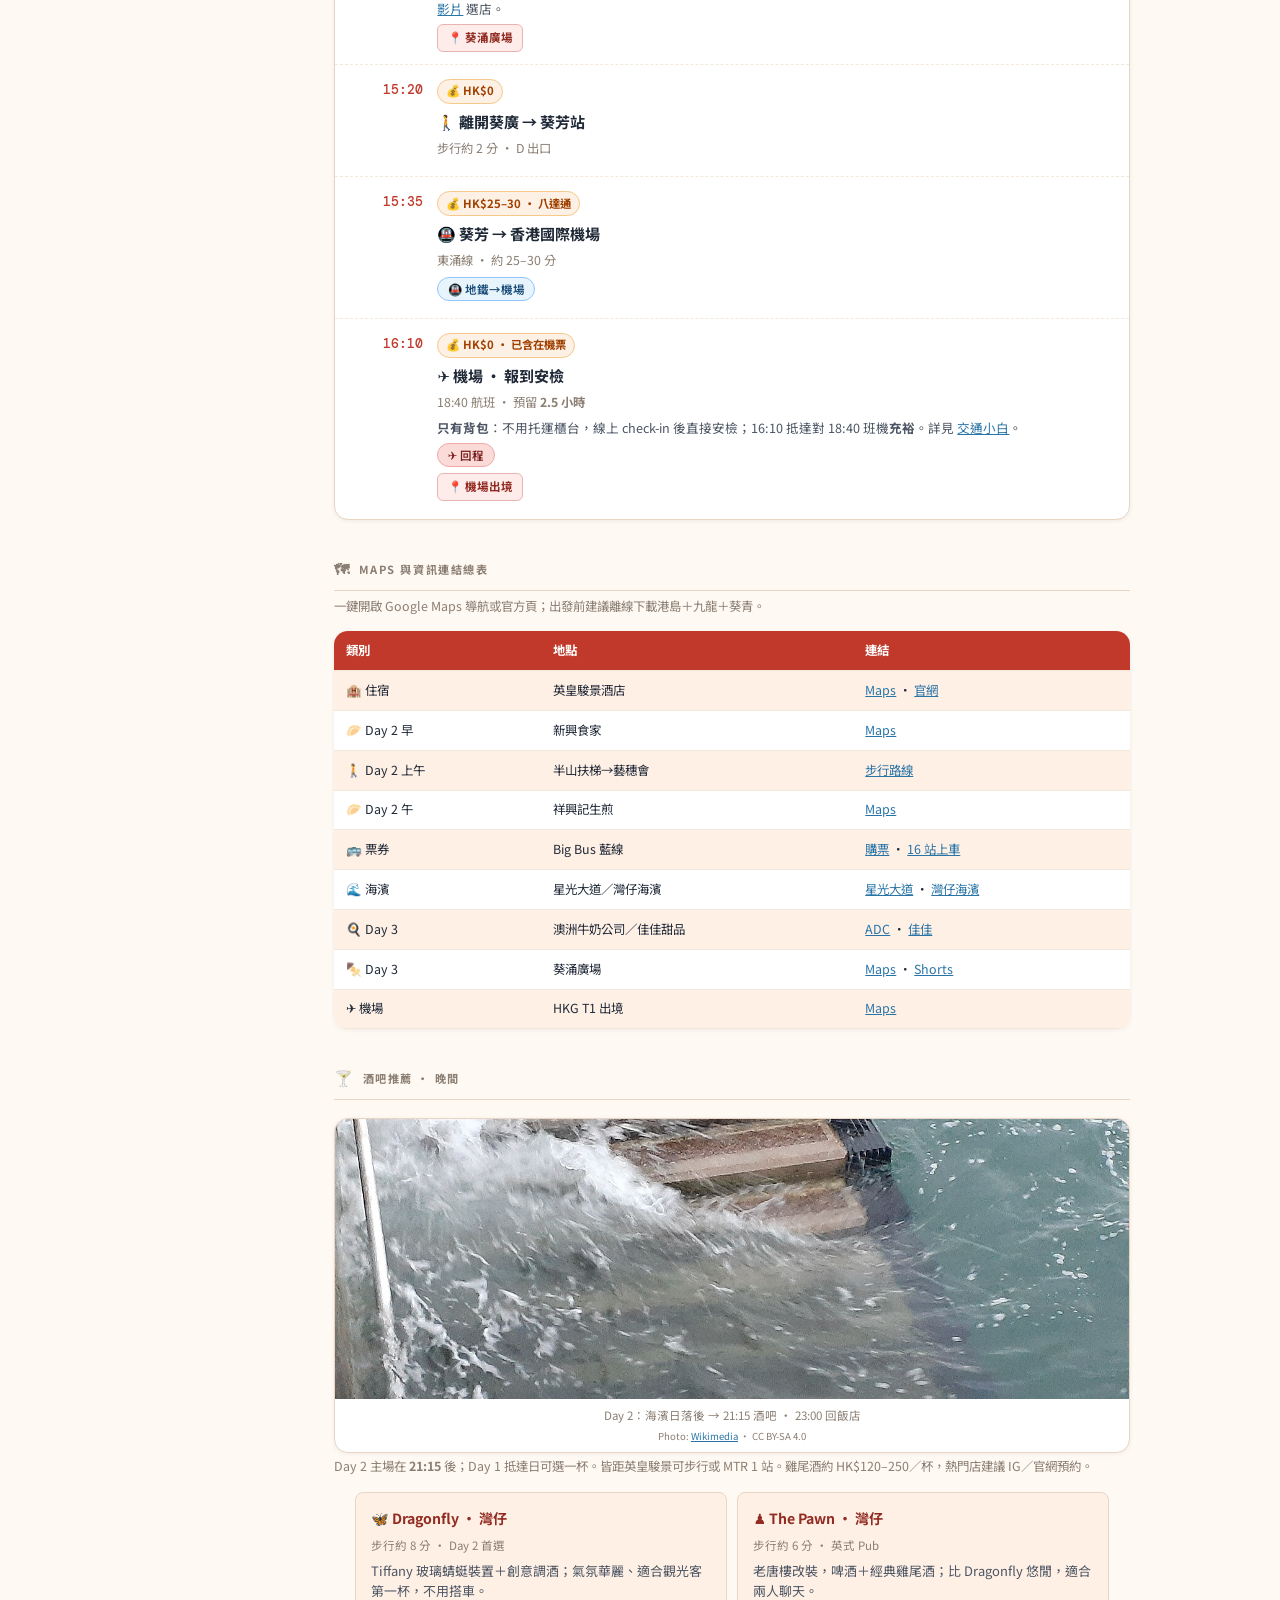
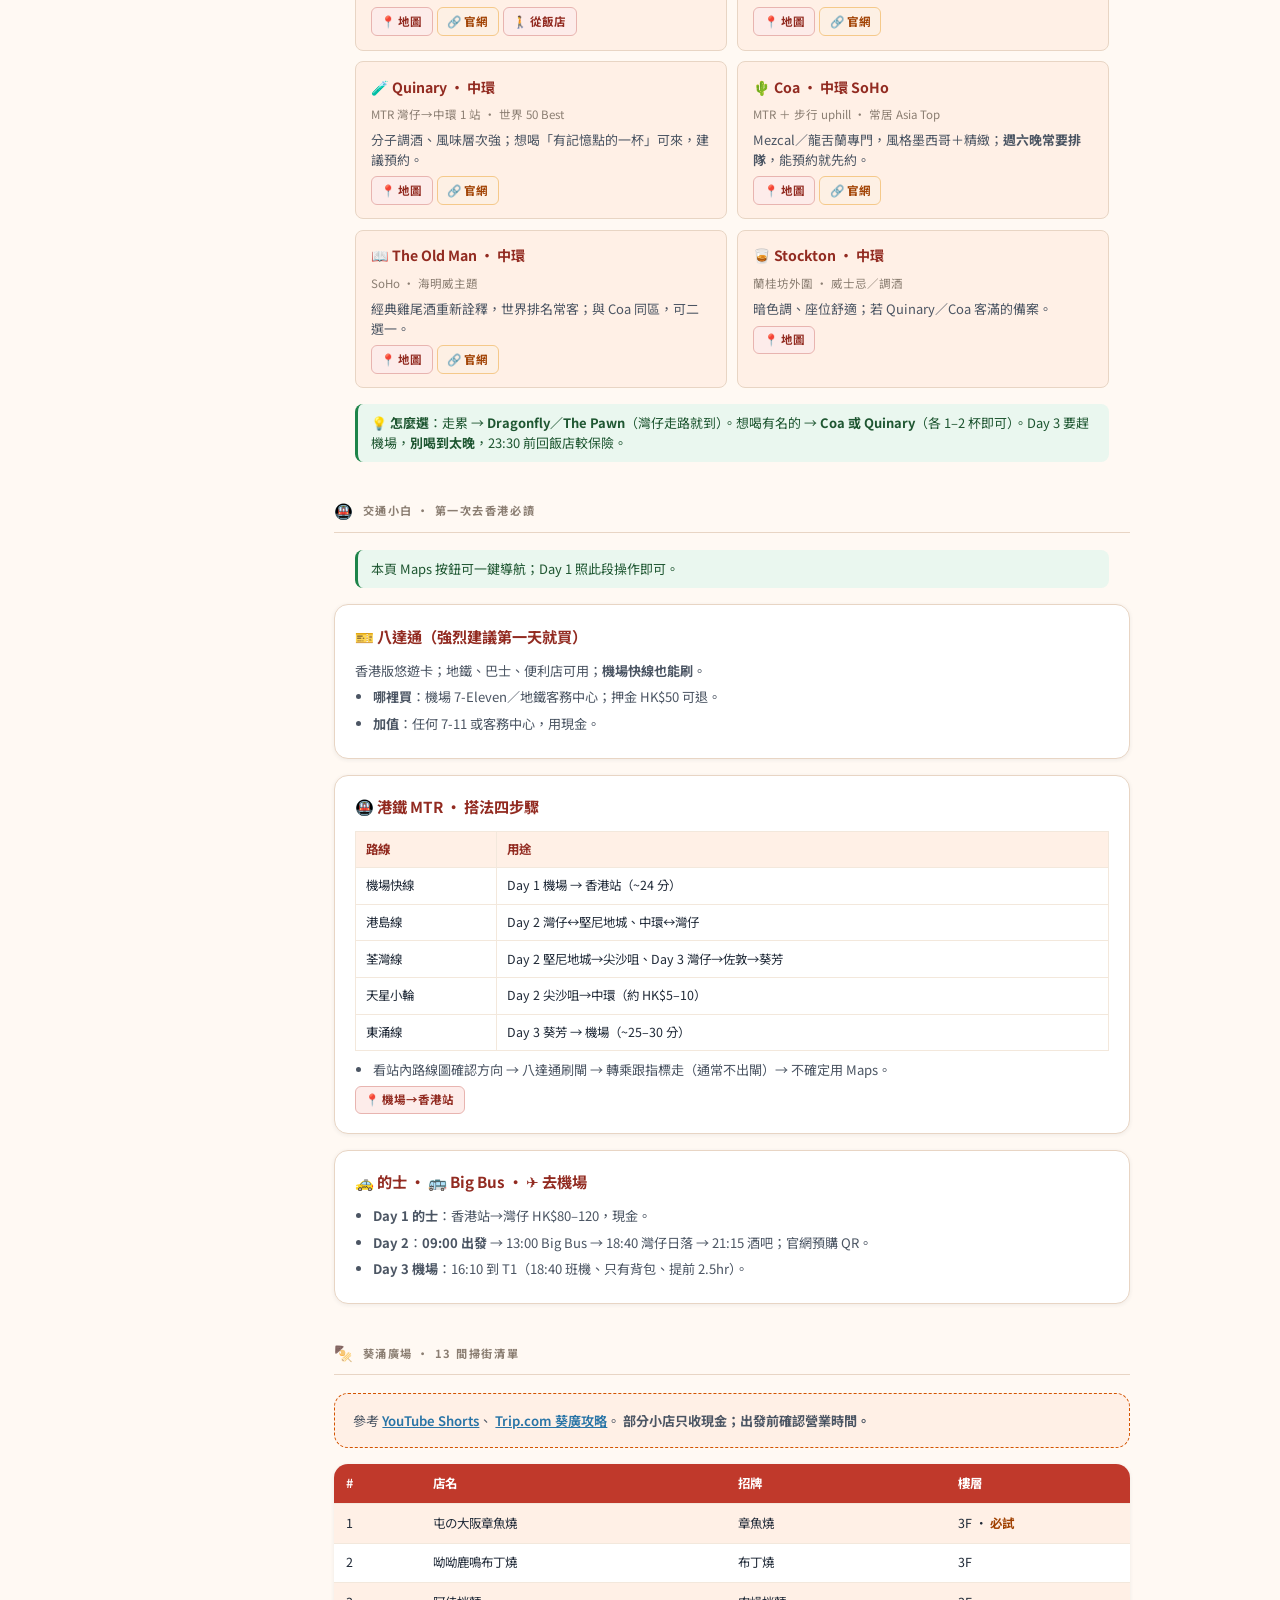
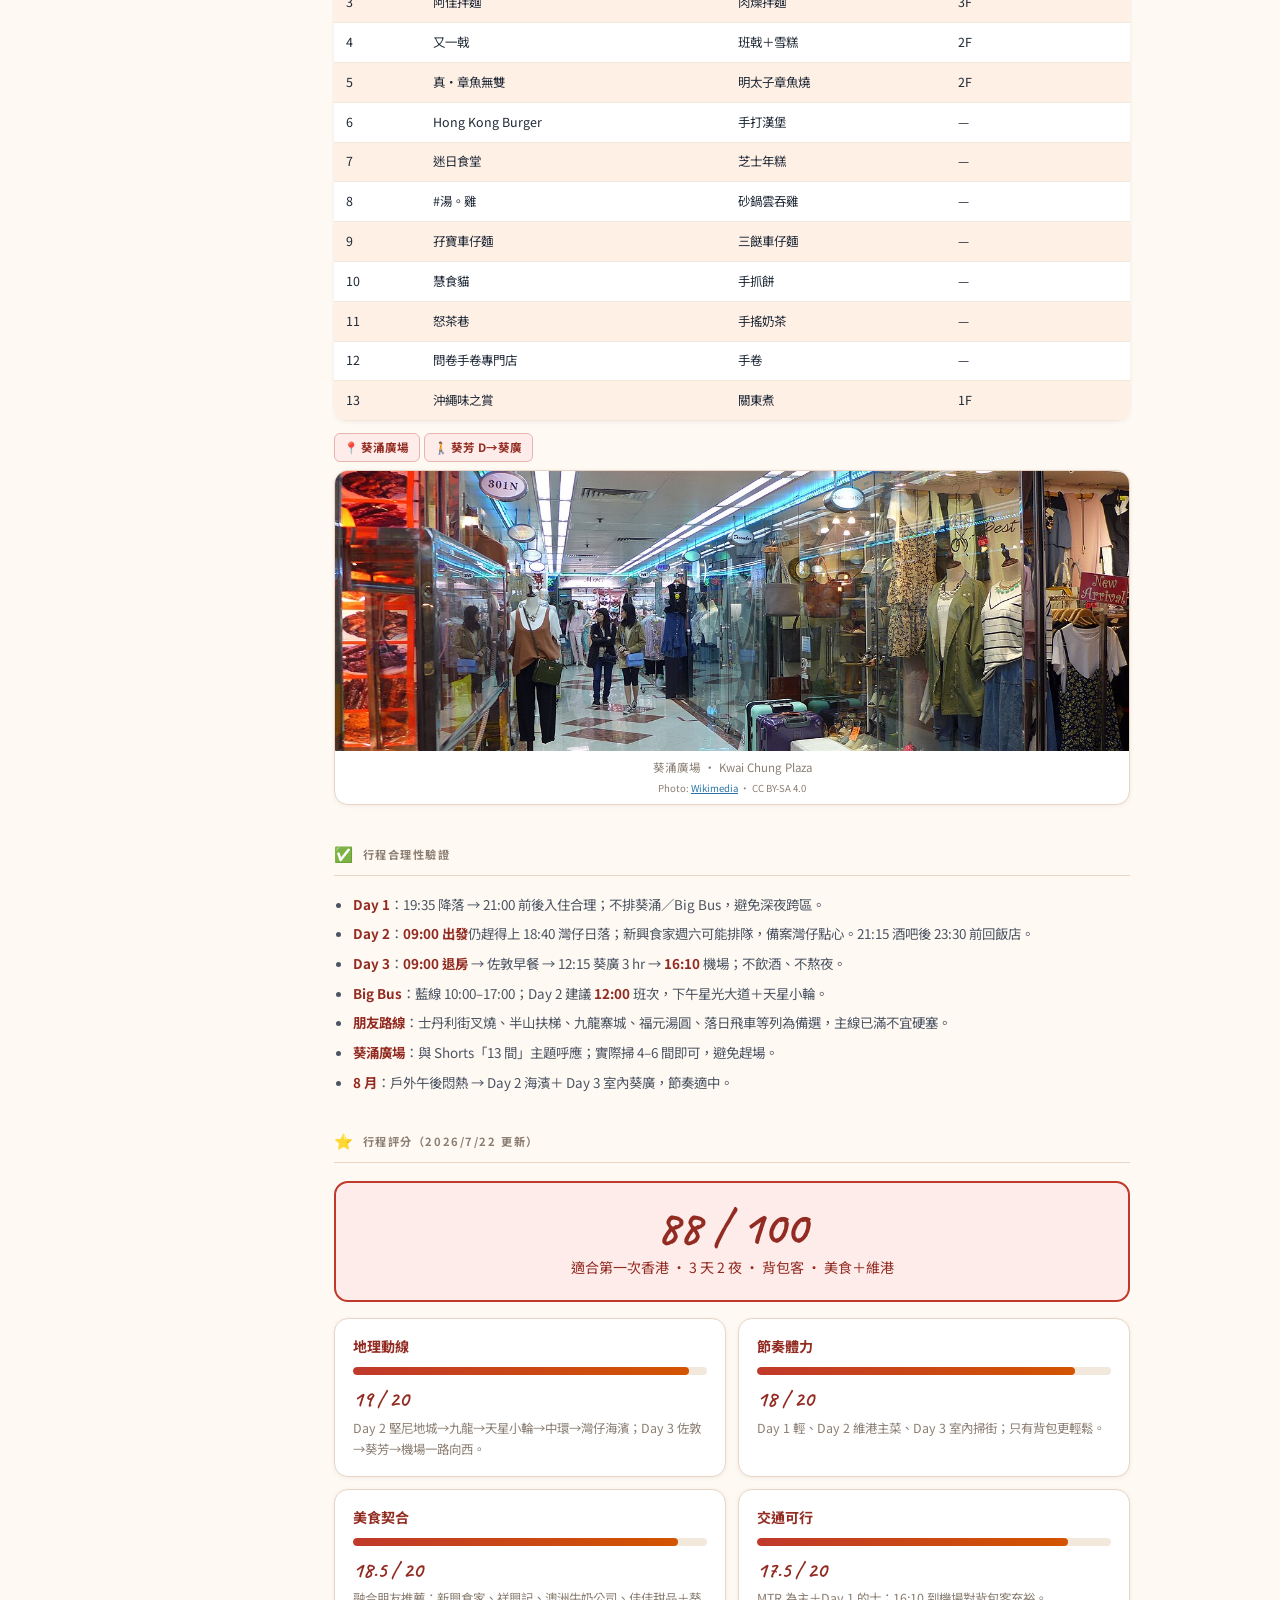
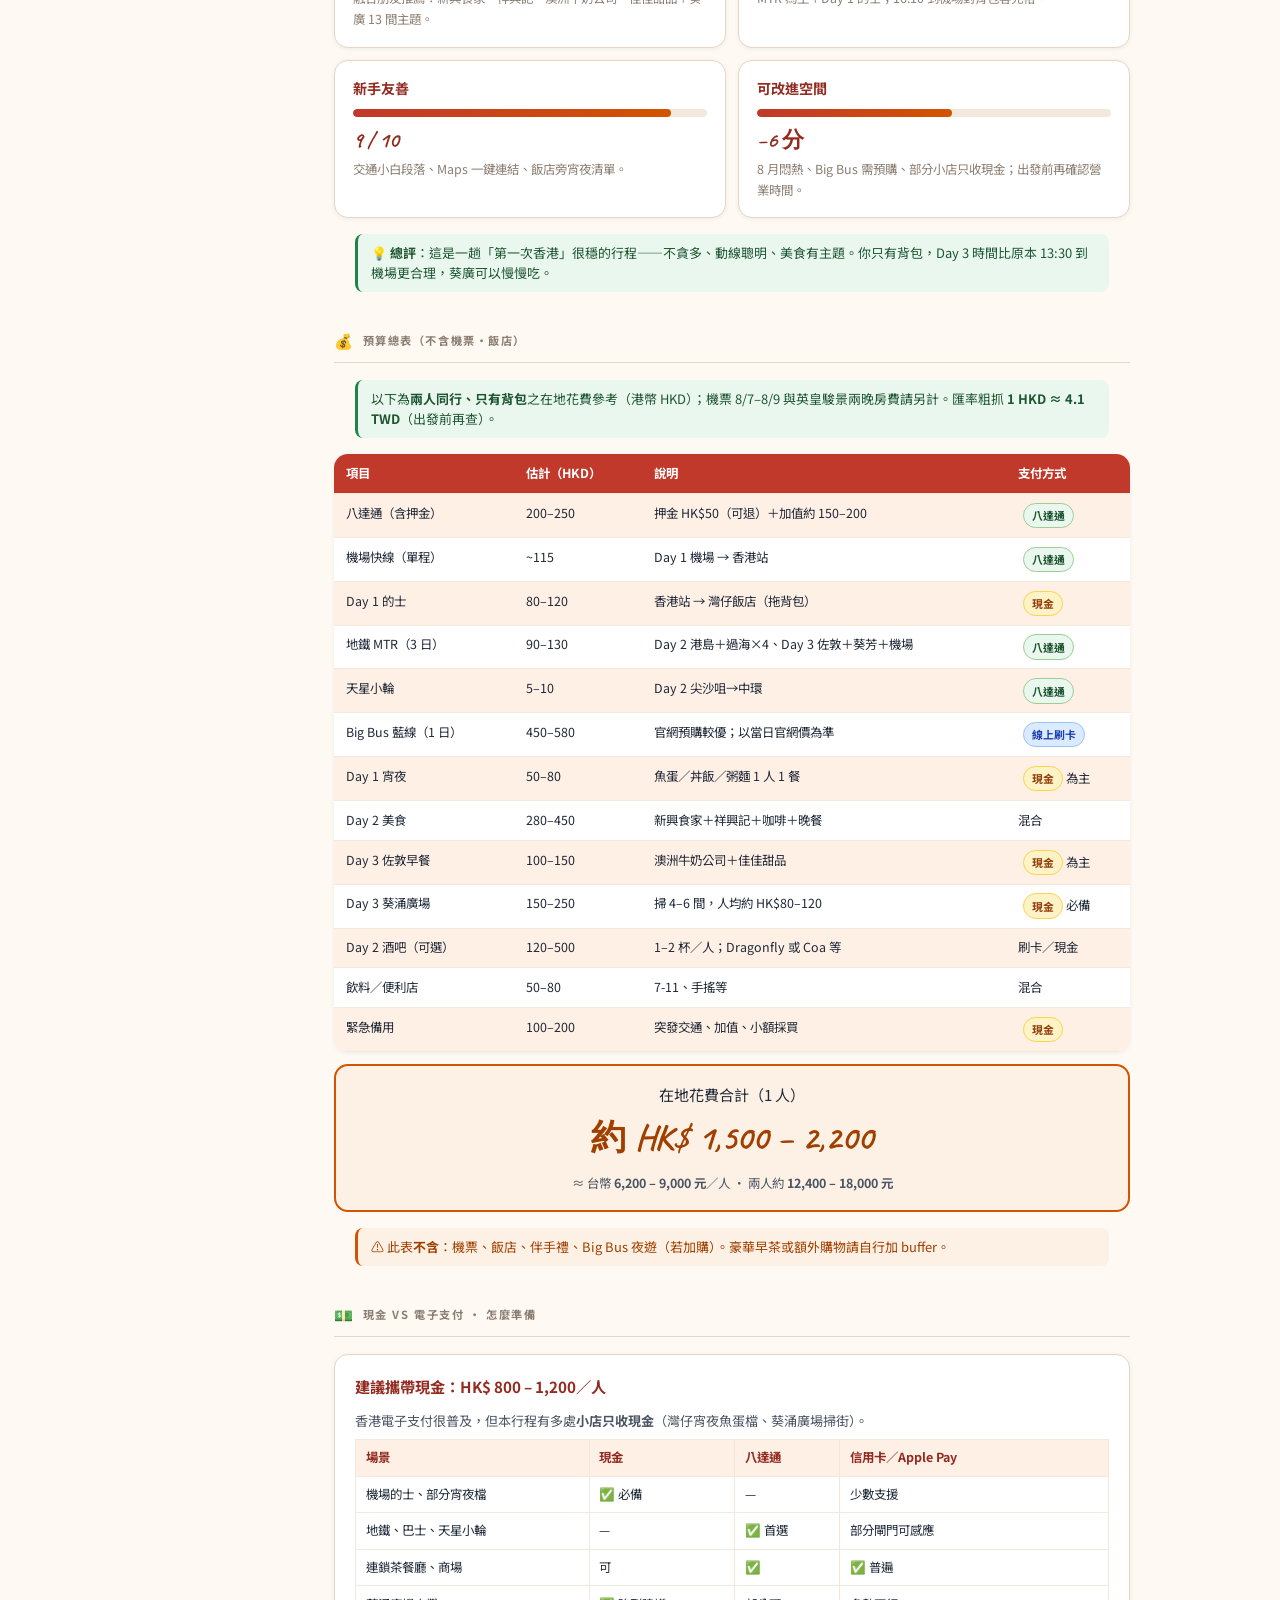
<file: hong-kong/index.html>
<!DOCTYPE html>
<html lang="zh-Hant">
<head>
  <meta charset="UTF-8" />
  <meta name="viewport" content="width=device-width, initial-scale=1.0" />
  <meta name="color-scheme" content="light only" />
  <meta name="theme-color" content="#FFF9F3" />
  <title>2026 香港 · 3 天 2 夜旅行筆記 v2</title>
  <meta name="description" content="2026年8月香港3天2夜：09:00出發、朋友路線、Big Bus、天星小輪、灣仔酒吧、葵涌廣場掃街；英皇駿景、航班8/7–8/9，含Google Maps" />
  <link rel="preconnect" href="https://fonts.googleapis.com" />
  <link rel="preconnect" href="https://fonts.gstatic.com" crossorigin />
  <link rel="icon" href="images/hk-skyline.svg" type="image/svg+xml" />
  <link href="https://fonts.googleapis.com/css2?family=Caveat:wght@500;700&family=Noto+Sans+TC:wght@400;500;600;700&family=DM+Mono:ital,wght@0,400;0,500&family=Lora:ital,wght@0,600;1,500&display=swap" rel="stylesheet" />
  <style>
  :root {
    color-scheme: light only;
    --paper:#FFF9F3; --paper2:#FFF0E6; --card:#FFF; --border:#E8D5C4; --border2:#F3E8DC;
    --ink:#1F2937; --ink2:#4B5563; --muted:#8B7E72;
    --teal:#C0392B; --teal-lt:#FDECEA; --teal-dk:#922B21;
    --amber:#D35400; --amber-lt:#FDF0E4; --amber-dk:#A04000;
    --sky:#2874A6; --sky-lt:#E8F4FC; --moss:#1E8449; --moss-lt:#EAF7EF;
    --ruby:#922B21; --ruby-lt:#FADBD8;
    --shadow-sm:0 1px 4px rgba(31,41,55,.07); --r:14px; --r-sm:8px;
  }
  html{background:#FFF9F3;color-scheme:light only}
  *,*::before,*::after{box-sizing:border-box;margin:0;padding:0}
  html{scroll-behavior:smooth;-webkit-text-size-adjust:100%}
  body{font-family:"Noto Sans TC",system-ui,sans-serif;background:#FFF9F3;background:var(--paper);color:#1F2937;color:var(--ink);line-height:1.7;font-size:.94rem;min-height:100vh}
  a{color:var(--sky)}
  .shell{display:grid;max-width:1060px;margin:0 auto}
  @media(min-width:820px){.shell{grid-template-columns:200px 1fr}}
  .sidebar{display:none}
  @media(min-width:820px){
    .sidebar{display:block;position:sticky;top:1.5rem;align-self:start;padding:1.5rem 1rem 1.5rem 1.25rem}
    .sidebar-label{font-size:.68rem;font-weight:700;text-transform:uppercase;letter-spacing:.15em;color:var(--muted);margin-bottom:.75rem;padding-bottom:.5rem;border-bottom:1.5px solid var(--border)}
    .sidebar ul{list-style:none;display:flex;flex-direction:column;gap:.15rem}
    .sidebar a{display:block;padding:.32rem .65rem;border-radius:7px;font-size:.8rem;color:var(--ink2);text-decoration:none;border-left:2.5px solid transparent}
    .sidebar a:hover,.sidebar a.active{background:var(--teal-lt);color:var(--teal-dk);border-left-color:var(--teal)}
    .sidebar .sep{height:1px;background:var(--border2);margin:.5rem 0}
  }
  .main{padding:2rem 1.25rem 5rem;min-width:0}
  @media(min-width:820px){.main{padding:2rem 2.5rem 5rem 1.5rem}}
  .cover{text-align:center;padding:2.5rem 1rem 2.25rem;margin-bottom:2rem;border-bottom:2px dashed var(--border)}
  .cover-badge{display:inline-flex;align-items:center;justify-content:center;width:88px;height:88px;border:3px solid var(--teal);border-radius:50%;font-size:2.4rem;color:var(--teal);background:var(--teal-lt);margin-bottom:1.1rem}
  .cover h1{font-family:"Lora",serif;font-size:clamp(1.7rem,5vw,2.5rem);font-weight:600;color:var(--teal-dk);line-height:1.25;margin-bottom:.4rem}
  .cover-en{font-family:"Caveat",cursive;font-size:1.15rem;color:var(--muted);display:block;margin-bottom:.9rem}
  .cover-meta{display:flex;flex-wrap:wrap;gap:.45rem;justify-content:center;margin-bottom:1rem}
  .cover-pill{display:inline-block;padding:.28rem .85rem;border-radius:999px;font-size:.76rem;font-weight:600;border:1.5px solid var(--border);color:var(--ink2);background:var(--paper2)}
  .cover-date{display:inline-block;background:var(--teal);color:#fff;padding:.32rem 1.1rem;border-radius:999px;font-size:.8rem;font-weight:600}
  .mobile-nav{background:var(--card);border:1.5px solid var(--border);border-radius:var(--r);padding:1rem 1.2rem;margin-bottom:1.75rem;box-shadow:var(--shadow-sm)}
  @media(min-width:820px){.mobile-nav{display:none}}
  .mobile-nav-label{font-size:.7rem;font-weight:700;text-transform:uppercase;letter-spacing:.12em;color:var(--muted);margin-bottom:.65rem}
  .mobile-pills{display:flex;flex-wrap:wrap;gap:.35rem}
  .mobile-pills a{padding:.28rem .65rem;border-radius:999px;font-size:.76rem;font-weight:600;text-decoration:none;border:1.5px solid var(--border);color:var(--ink2)}
  .sec-head{display:flex;align-items:center;gap:.5rem;font-size:.7rem;font-weight:700;text-transform:uppercase;letter-spacing:.14em;color:var(--muted);padding-bottom:.5rem;border-bottom:1.5px solid var(--border);margin:2.25rem 0 1.1rem}
  .sec-head i{font-style:normal;font-size:.95rem}
  .stats-grid{display:grid;grid-template-columns:repeat(2,1fr);gap:.65rem;margin-bottom:.25rem}
  @media(min-width:540px){.stats-grid{grid-template-columns:repeat(4,1fr)}}
  .stat-card{background:var(--card);border:1.5px solid var(--border);border-radius:var(--r);padding:.85rem 1rem;text-align:center;box-shadow:var(--shadow-sm)}
  .stat-icon{font-size:1.4rem;display:block;margin-bottom:.2rem}
  .stat-val{font-family:"Caveat",cursive;font-size:1.5rem;font-weight:700;color:var(--teal-dk);line-height:1}
  .stat-lbl{font-size:.73rem;color:var(--muted);margin-top:.15rem}
  .verified-bar{display:grid;gap:.75rem;margin-bottom:.5rem}
  @media(min-width:560px){.verified-bar{grid-template-columns:1fr 1fr}}
  .verified-card{background:var(--sky-lt);border:1.5px solid #93c5fd;border-radius:var(--r);padding:1rem 1.15rem;font-size:.84rem;color:#1a4d7a}
  .verified-card strong{color:#0d3a5c}
  .ref-box{background:var(--paper2);border:1.5px dashed var(--amber);border-radius:var(--r);padding:1rem 1.15rem;font-size:.82rem;color:var(--ink2);margin-bottom:1rem;line-height:1.6}
  .ref-box a{font-weight:600}
  .food-table{width:100%;border-collapse:collapse;font-size:.78rem;background:var(--card);border-radius:var(--r);overflow:hidden;box-shadow:var(--shadow-sm);margin-bottom:.75rem}
  .food-table thead tr{background:var(--teal);color:#fff}
  .food-table th,.food-table td{padding:.55rem .75rem;text-align:left;border-bottom:1px solid var(--border2);vertical-align:top}
  .food-table tbody tr:nth-child(odd){background:var(--paper2)}
  .food-table .must{color:var(--amber-dk);font-weight:700;white-space:nowrap}
  .validate-list{font-size:.84rem;color:var(--ink2);padding-left:1.2rem;margin:0}
  .validate-list li{margin-bottom:.55rem;line-height:1.55}
  .validate-list strong{color:var(--teal-dk)}
  .day-wrap{margin-bottom:1.4rem;scroll-margin-top:1.5rem}
  .day-card{background:var(--card);border:1.5px solid var(--border);border-radius:var(--r);overflow:hidden;box-shadow:var(--shadow-sm)}
  .day-hd{display:flex;align-items:center;gap:.75rem;padding:.9rem 1.3rem;background:var(--teal);color:#fff}
  .day-hd-num{font-family:"Caveat",cursive;font-size:1.55rem;font-weight:700;line-height:1;white-space:nowrap}
  .day-hd-divider{width:1px;height:28px;background:rgba(255,255,255,.3)}
  .day-hd-title{font-size:.95rem;font-weight:700;line-height:1.3}
  .day-hd-date{font-family:"DM Mono",monospace;font-size:.73rem;opacity:.85}
  .day-note{margin:.55rem 1.3rem;padding:.55rem .85rem;border-radius:var(--r-sm);font-size:.81rem;line-height:1.55}
  .day-note.stay{background:var(--teal-lt);border-left:3px solid var(--teal);color:var(--teal-dk)}
  .day-note.warn{background:var(--amber-lt);border-left:3px solid var(--amber);color:var(--amber-dk)}
  .day-note.tip{background:var(--moss-lt);border-left:3px solid var(--moss);color:#1e5631}
  .tl{padding:.3rem 0 .4rem}
  .tl-row{display:grid;grid-template-columns:4.2rem 1fr;gap:.45rem .9rem;padding:.72rem 1.3rem;border-bottom:1px dashed var(--border2);align-items:start}
  .tl-row:last-child{border-bottom:none}
  .tl-time{font-family:"DM Mono",monospace;font-size:.79rem;font-weight:500;color:var(--teal);text-align:right;padding-top:.18rem}
  .tl-place{font-weight:700;font-size:.94rem;margin-bottom:.2rem}
  .tl-dur{font-size:.77rem;color:var(--muted);margin-bottom:.35rem}
  .tl-info{font-size:.79rem;color:var(--ink2);margin-bottom:.3rem;line-height:1.55}
  .chips{display:flex;flex-wrap:wrap;gap:.28rem;margin-bottom:.35rem}
  .chip{display:inline-flex;padding:.19rem .58rem;border-radius:999px;font-size:.72rem;font-weight:600;border:1px solid;text-decoration:none;line-height:1.4}
  .chip.mtr{background:var(--sky-lt);border-color:#93c5fd;color:#1a4d7a}
  .chip.ferry{background:var(--moss-lt);border-color:#9dce91;color:#2e5426}
  .chip.walk{background:var(--paper2);border-color:var(--border);color:var(--ink2)}
  .chip.taxi{background:var(--amber-lt);border-color:#f5c98a;color:var(--amber-dk)}
  .chip.bus{background:#F3E8FF;border-color:#C4B5FD;color:#5B21B6}
  .chip.fly{background:var(--ruby-lt);border-color:#f0a8a8;color:#7a1f1f}
  .links{display:flex;flex-wrap:wrap;gap:.28rem}
  .lbtn{display:inline-flex;padding:.22rem .58rem;border-radius:6px;font-size:.72rem;font-weight:700;text-decoration:none;border:1px solid}
  .lbtn.map{background:var(--teal-lt);border-color:#e8b4b0;color:var(--teal-dk)}
  .lbtn.book{background:var(--amber-lt);border-color:#f5c98a;color:var(--amber-dk)}
  .tips-grid{display:grid;gap:.75rem}
  @media(min-width:560px){.tips-grid{grid-template-columns:1fr 1fr}}
  .tip-card{background:var(--card);border:1.5px solid var(--border);border-radius:var(--r);padding:1rem 1.15rem;box-shadow:var(--shadow-sm)}
  .tip-card h4{font-size:.86rem;font-weight:700;color:var(--teal-dk);margin-bottom:.5rem}
  .tip-card ul{padding-left:1.1rem;font-size:.81rem;color:var(--ink2)}
  .tip-card li{margin-bottom:.28rem}
  .img-grid{display:grid;gap:.75rem;margin:1rem 0 1.25rem}
  @media(min-width:560px){.img-grid.two{grid-template-columns:1fr 1fr}}
  figure.spot-fig{margin:0;border-radius:var(--r);overflow:hidden;border:1.5px solid var(--border);background:var(--card);box-shadow:var(--shadow-sm)}
  figure.spot-fig img,.spot-img,figure.spot-fig svg.sp-img,figure.spot-fig svg.spot-img{display:block;width:100%;height:auto;min-height:140px;max-height:280px;object-fit:cover;background:#FFF0E6}
  figure.spot-fig img[src$=".svg"],.spot-img[src$=".svg"],figure.spot-fig svg.spot-img{max-height:320px;min-height:180px;object-fit:contain;background:linear-gradient(180deg,#E8F4FC,#FFF9F3)}
  figure.spot-fig figcaption{font-size:.72rem;color:var(--muted);padding:.45rem .65rem;text-align:center}
  .food-nearby{display:grid;gap:.65rem;margin:.75rem 1.3rem 1rem}
  @media(min-width:560px){.food-nearby{grid-template-columns:1fr 1fr}}
  .nearby-card{background:var(--paper2);border:1.5px solid var(--border);border-radius:var(--r-sm);padding:.85rem .95rem;font-size:.81rem}
  .nearby-card h4{font-size:.88rem;color:var(--teal-dk);margin:0 0 .35rem}
  .nearby-card .dist{font-size:.72rem;color:var(--muted);margin-bottom:.35rem}
  .nearby-card p{margin:0 0 .45rem;color:var(--ink2);line-height:1.5}
  .transport-box{background:var(--card);border:1.5px solid var(--border);border-radius:var(--r);padding:1.15rem 1.25rem;margin-bottom:1rem;box-shadow:var(--shadow-sm)}
  .transport-box h3{font-size:.95rem;color:var(--teal-dk);margin:0 0 .65rem}
  .transport-box h4{font-size:.84rem;color:var(--ink);margin:1rem 0 .4rem}
  .transport-box p,.transport-box li{font-size:.82rem;color:var(--ink2);line-height:1.6}
  .transport-box ul{padding-left:1.15rem;margin:.35rem 0}
  .transport-box li{margin-bottom:.35rem}
  .time-table{width:100%;border-collapse:collapse;font-size:.78rem;margin:.5rem 0}
  .time-table th,.time-table td{padding:.45rem .6rem;border:1px solid var(--border2);text-align:left}
  .time-table th{background:var(--paper2);color:var(--teal-dk)}
  .score-grid{display:grid;gap:.75rem;margin-bottom:1rem}
  @media(min-width:560px){.score-grid{grid-template-columns:1fr 1fr}}
  .score-card{background:var(--card);border:1.5px solid var(--border);border-radius:var(--r);padding:1rem 1.15rem;box-shadow:var(--shadow-sm)}
  .score-card h4{font-size:.88rem;color:var(--teal-dk);margin:0 0 .5rem}
  .score-bar{height:8px;background:var(--border2);border-radius:999px;overflow:hidden;margin-bottom:.35rem}
  .score-bar span{display:block;height:100%;background:linear-gradient(90deg,var(--teal),var(--amber));border-radius:999px}
  .score-val{font-family:"Caveat",cursive;font-size:1.35rem;font-weight:700;color:var(--teal-dk)}
  .score-total{text-align:center;background:var(--teal-lt);border:2px solid var(--teal);border-radius:var(--r);padding:1.25rem;margin-bottom:1rem}
  .score-total .big{font-family:"Caveat",cursive;font-size:3rem;font-weight:700;color:var(--teal-dk);line-height:1}
  .budget-total{background:var(--amber-lt);border:2px solid var(--amber);border-radius:var(--r);padding:1rem 1.25rem;margin-bottom:1rem;text-align:center}
  .budget-total .amt{font-family:"Caveat",cursive;font-size:2.2rem;font-weight:700;color:var(--amber-dk)}
  .budget-note{font-size:.78rem;color:var(--ink2);margin-top:.35rem}
  .checklist{display:grid;gap:.65rem}
  @media(min-width:560px){.checklist.two{grid-template-columns:1fr 1fr}}
  .check-group{background:var(--card);border:1.5px solid var(--border);border-radius:var(--r);padding:1rem 1.15rem;box-shadow:var(--shadow-sm)}
  .check-group h4{font-size:.88rem;color:var(--teal-dk);margin:0 0 .55rem;padding-bottom:.4rem;border-bottom:1px dashed var(--border2)}
  .check-group ul{list-style:none;padding:0;margin:0;font-size:.81rem;color:var(--ink2)}
  .check-group li{padding:.28rem 0 .28rem 1.5rem;position:relative;line-height:1.45}
  .check-group li::before{content:"☐";position:absolute;left:0;color:var(--teal);font-size:.95rem}
  .pay-badge{display:inline-block;padding:.15rem .5rem;border-radius:999px;font-size:.68rem;font-weight:700;margin-left:.35rem}
  .pay-cash{background:#FEF3C7;color:#92400E;border:1px solid #FCD34D}
  .pay-card{background:#DBEAFE;color:#1E40AF;border:1px solid #93C5FD}
  .pay-oct{background:#EAF7EF;color:#1E5631;border:1px solid #9DCE91}
  .summary-box{background:var(--card);border:1.5px solid var(--border);border-radius:var(--r);padding:1.15rem 1.25rem;margin-bottom:1rem;box-shadow:var(--shadow-sm)}
  .summary-box h3{font-size:.95rem;color:var(--teal-dk);margin:0 0 .55rem}
  .summary-box p,.summary-box li{font-size:.82rem;color:var(--ink2);line-height:1.6}
  .summary-box ul{padding-left:1.15rem;margin:.35rem 0}
  .summary-pills{display:flex;flex-wrap:wrap;gap:.35rem;margin-top:.65rem}
  .summary-pill{padding:.22rem .65rem;border-radius:999px;font-size:.72rem;font-weight:600;background:var(--paper2);border:1px solid var(--border);color:var(--ink2)}
  figure.spot-fig .spot-svg,figure.spot-fig object{display:block;width:100%;height:auto;min-height:140px}
  .day-budget-bar{margin:.55rem 1.3rem;padding:.6rem .85rem;background:var(--amber-lt);border-radius:var(--r-sm);border-left:3px solid var(--amber);font-size:.81rem;color:var(--amber-dk);line-height:1.5}
  .day-budget-bar strong{font-weight:700}
  .tl-budget{display:inline-block;font-size:.71rem;font-weight:700;color:var(--amber-dk);background:var(--amber-lt);padding:.12rem .48rem;border-radius:999px;border:1px solid #f5c98a;margin-bottom:.35rem}
  .sec-sub{font-size:.78rem;color:var(--muted);margin:-.75rem 0 1rem;line-height:1.5}
  .lang-switch{display:flex;justify-content:center;gap:.4rem;margin:.85rem 0 1rem;flex-wrap:wrap}
  .lang-switch button{padding:.38rem 1.1rem;border-radius:999px;border:1.5px solid var(--border);background:var(--card);cursor:pointer;font-size:.82rem;font-weight:600;color:var(--ink2);font-family:inherit}
  .lang-switch button.active{background:var(--teal);color:#fff;border-color:var(--teal)}
  body.lang-en{font-family:system-ui,"Segoe UI",sans-serif}
  footer{margin-top:3rem;padding-top:1.5rem;border-top:2px dashed var(--border);text-align:center}
  .footer-note{font-size:.77rem;color:var(--muted);line-height:1.7}
  @media print{.sidebar,.mobile-nav{display:none}.day-card{break-inside:avoid}}
  /* 強制明亮主題：避免 Chrome／Edge 深色模式自動反轉 HTTPS 頁面 */
  @media (prefers-color-scheme: dark){
    :root{color-scheme:light only}
    html,body{background:#FFF9F3!important;color:#1F2937!important}
    .sidebar a,.cover-pill,.mobile-pills a,.lang-switch button{color:#4B5563!important}
    .stat-card,.day-card,.tip-card,.check-group,.transport-box,.summary-box,.mobile-nav,.nearby-card{background:#FFF!important}
    .cover-pill,.nearby-card,.ref-box{background:#FFF0E6!important}
    .sidebar a:hover,.sidebar a.active{background:#FDECEA!important;color:#922B21!important}
    .lang-switch button.active{background:#C0392B!important;color:#fff!important;border-color:#C0392B!important}
    .verified-card{background:#E8F4FC!important;color:#1a4d7a!important}
    .day-note.tip{background:#EAF7EF!important;color:#1e5631!important}
    .day-note.warn{background:#FDF0E4!important;color:#A04000!important}
    .day-note.stay{background:#FDECEA!important;color:#922B21!important}
    .budget-total{background:#FDF0E4!important;border-color:#D35400!important}
    .score-total{background:#FDECEA!important;border-color:#C0392B!important}
    figure.spot-fig,figure.spot-fig img,figure.spot-fig svg{background:#FFF0E6!important}
  }
  </style>
</head>
<body>
<div class="shell">
  <aside class="sidebar" aria-label="行程導覽" data-i18n-aria-zh="行程導覽" data-i18n-aria-en="Trip navigation">
    <div class="sidebar-label" data-i18n="nav.label">行程導覽</div>
    <ul>
      <li><a href="#summary"><span data-i18n="nav.summary">📋 摘要前提</span></a></li>
      <li><a href="#first-timer"><span data-i18n="nav.firsttimer">🆕 新手注意</span></a></li>
      <li><a href="#checklist"><span data-i18n="nav.checklist">🎒 旅行清單</span></a></li>
      <div class="sep"></div>
      <li><a href="#d1"><span data-i18n="nav.d1">Day 1 · 8/7</span></a></li>
      <li><a href="#d2"><span data-i18n="nav.d2">Day 2 · Big Bus</span></a></li>
      <li><a href="#d3"><span data-i18n="nav.d3">Day 3 · 葵廣→機場</span></a></li>
      <div class="sep"></div>
      <li><a href="#transport-101"><span data-i18n="nav.transport">🚇 交通小白</span></a></li>
      <li><a href="#food-kcp"><span data-i18n="nav.food">🍢 葵涌13間</span></a></li>
      <li><a href="#maps-hub">🗺 Maps 總表</a></li>
      <li><a href="#bars">🍸 酒吧推薦</a></li>
      <li><a href="#budget"><span data-i18n="nav.budget">💰 預算總表</span></a></li>
      <li><a href="#cash-pay"><span data-i18n="nav.cash">💵 現金支付</span></a></li>
      <li><a href="#validate"><span data-i18n="nav.validate">✅ 合理性</span></a></li>
      <li><a href="#score"><span data-i18n="nav.score">⭐ 行程評分</span></a></li>
      <li><a href="#tips"><span data-i18n="nav.tips">💡 提醒</span></a></li>
    </ul>
  </aside>

  <main class="main">
    <header class="cover">
      <div class="cover-badge">🇭🇰</div>
      <div class="lang-switch" role="group" aria-label="Language">
        <button type="button" class="active" data-lang="zh">中文</button>
        <button type="button" data-lang="en">English</button>
      </div>
      <h1 data-i18n="cover.title" data-i18n-html>2026 香港<br>3 天 2 夜旅行筆記</h1>
      <span class="cover-en">Kwai Chung Plaza · Big Bus · Victoria Harbour</span>
      <div class="cover-meta">
        <span class="cover-pill" data-i18n="cover.pill1">🍢 葵涌廣場掃街</span>
        <span class="cover-pill" data-i18n="cover.pill2">🚌 Big Bus 維港</span>
        <span class="cover-pill" data-i18n="cover.pill3">🥟 點心／街頭</span>
        <span class="cover-pill">🍸 酒吧</span>
        <span class="cover-pill">⏱ 09:00</span>
        <span class="cover-pill" data-i18n="cover.pill4">🌊 星光大道</span>
      </div>
      <span class="cover-date">✈ 2026 / 08 / 07 — 08 / 09</span>
    </header>

    <div class="img-grid two">
      <figure class="spot-fig">
        <img class="spot-img" src="images/hk-skyline.jpg" alt="Victoria Harbour Hong Kong" width="960" height="540" loading="eager" fetchpriority="high" onerror="this.onerror=null;this.src='images/hk-skyline.svg';" />
        <figcaption><span data-i18n="img.harbour">維多利亞港 · Victoria Harbour</span><br /><small>Photo: <a href="https://commons.wikimedia.org/wiki/File:Central_%26_Admiralty_from_Victoria_Harbour,_January_2017.jpg" target="_blank" rel="noopener noreferrer">Wikimedia</a> · CC BY-SA 4.0</small></figcaption>
      </figure>
      <figure class="spot-fig">
        <img class="spot-img" src="images/star-ferry.jpg" alt="Star Ferry Hong Kong" width="960" height="640" loading="eager" onerror="this.onerror=null;this.src='images/star-ferry.svg';" />
        <figcaption><span data-i18n="img.ferry">天星小輪 · Star Ferry</span><br /><small>Photo: <a href="https://commons.wikimedia.org/wiki/File:Star_Ferry_Hong_Kong_(084945).jpg" target="_blank" rel="noopener noreferrer">Wikimedia</a> · CC BY-SA 4.0</small></figcaption>
      </figure>
    </div>

    <nav class="mobile-nav" aria-label="快速跳轉" data-i18n-aria-zh="快速跳轉" data-i18n-aria-en="Quick jump">
      <div class="mobile-nav-label" data-i18n="mobile.label">快速跳轉</div>
      <div class="mobile-pills">
        <a href="#summary">📋</a>
        <a href="#first-timer">🆕</a>
        <a href="#checklist">🎒</a>
        <a href="#d1">D1</a><a href="#d2">D2</a><a href="#d3">D3</a>
        <a href="#maps-hub">🗺</a>
        <a href="#bars">🍸</a>
        <a href="#budget">💰</a>
        <a href="#tips">💡</a>
      </div>
    </nav>

    <div class="sec-head" id="summary"><i>📋</i> <span data-i18n="sec.summary">摘要 · 前提 · 概要</span></div>
    <p class="sec-sub" data-i18n="sec.sub.summary">第一次香港 · 3 天 2 夜 · 只有背包不托運 · 灣仔英皇駿景連住 · 美食（點心／街頭／葵廣）＋ Big Bus 維港</p>

    <div class="stats-grid">
      <div class="stat-card"><span class="stat-icon">📅</span><div class="stat-val">3</div><div class="stat-lbl" data-i18n="stat.days">天數</div></div>
      <div class="stat-card"><span class="stat-icon">🏨</span><div class="stat-val" data-i18n="stat.wanchai">灣仔</div><div class="stat-lbl" data-i18n="stat.hotel">英皇駿景</div></div>
      <div class="stat-card"><span class="stat-icon">🎒</span><div class="stat-val" data-i18n="stat.backpack.val">背包</div><div class="stat-lbl" data-i18n="stat.backpack">不托運</div></div>
      <div class="stat-card"><span class="stat-icon">💰</span><div class="stat-val">1.5K+</div><div class="stat-lbl" data-i18n="stat.budget">HKD／人 在地</div></div>
    </div>

    <div class="verified-bar" id="verified">
      <div class="verified-card">
        <strong data-i18n="verified.flight">✈ 航班（已核實）</strong><br />
        <span data-i18n-en="Outbound Aug 7 (Fri) 17:40 TPE → 19:35 HKG<br />Return Aug 9 (Sun) 18:40 HKG → 20:30 TPE">去程 8/7（五）17:40 台北 TPE → 19:35 香港 HKG<br />
        回程 8/9（日）18:40 香港 HKG → 20:30 台北 TPE</span>
      </div>
      <div class="verified-card">
        <strong data-i18n="verified.hotel">🏨 英皇駿景酒店 The Emperor Hotel</strong><br />
        <span data-i18n="verified.hoteladdr">灣仔皇后大道東 373 號 · 8/7–8/9 連住兩晚</span>
        <div class="links" style="margin-top:.5rem">
          <a class="lbtn map" href="https://www.google.com/maps/search/?api=1&query=The+Emperor+Hotel+373+Queen%27s+Road+East+Wan+Chai" target="_blank" rel="noopener noreferrer" data-i18n-en="📍 Hotel">📍 飯店</a>
        </div>
      </div>
    </div>

    <div class="summary-box">
      <h3 data-i18n="summary.core">🎯 行程核心（三句話）</h3>
      <ul>
        <li data-i18n="summary.d1"><strong>Day 1</strong>：晚抵港 → 機場快線＋的士入住 → 飯店旁宵夜（不趕行程）。</li>
        <li><strong>Day 2</strong>：上午新興食家＋中環半山散步 → 下午海濱（祥興記→Big Bus→星光大道→天星小輪→灣仔日落）。</li>
        <li><strong>Day 3</strong>：澳洲牛奶公司 → 佳佳甜品 → 葵涌廣場掃 4–6 間 → 16:10 到機場。</li>
      </ul>
      <div class="summary-pills">
        <span class="summary-pill">🍢 葵涌 13 間</span>
        <span class="summary-pill">🚌 Big Bus 藍線</span>
        <span class="summary-pill">🥟 點心／街頭</span>
        <span class="summary-pill">🌅 下午海濱</span>
        <span class="summary-pill">🍸 灣仔酒吧</span>
        <span class="summary-pill">⏱ 09:00 出發</span>
        <span class="summary-pill">💵 現金 HK$800–1200</span>
      </div>
    </div>

    <div class="ref-box" style="margin-bottom:1.25rem">
      <strong>👫 朋友行程整合說明</strong>：以下已併入 Day 2–3 主線（每景點約 <strong>1 小時</strong>，海濱／街區類 2 小時）。未排入者列為備選，時間充裕或想換口味可改。
      <table class="time-table" style="margin-top:.65rem">
        <thead><tr><th>狀態</th><th>朋友推薦</th><th>安排</th></tr></thead>
        <tbody>
          <tr><td>✅ 主線</td><td>新興食家、半山扶梯→善慶街→藝穗會、祥興記、Big Bus、星光大道、天星小輪、中環街市、9 號碼頭、灣仔海濱日落、澳洲牛奶公司、佳佳甜品</td><td>Day 2–3</td></tr>
          <tr><td>📌 備選</td><td>堅尼地城籃球場、Winstons、士丹利街叉燒、Slowood／兆成行、紅茶冰室、九龍寨城公園、福元湯圓、海港城誠品咖啡窗、落日飛車、香港大學</td><td>見各日「可替換」</td></tr>
        </tbody>
      </table>
    </div>

    <div class="budget-total" style="margin-bottom:1.25rem">
      <div data-i18n="budget.quick.title">在地預算快覽（1 人 · 不含機票／飯店）</div>
      <div class="amt">HK$ 1,500 – 2,200</div>
      <div class="budget-note"><span data-i18n="budget.quick.note">Day 1 約 HK$245–315 · Day 2 約 HK$620–850 · Day 3 約 HK$280–420 · 詳見各日下方與</span> <a href="#budget" data-i18n="budget.link">預算總表</a></div>
    </div>

    <div class="sec-head" id="first-timer"><i>🆕</i> <span data-i18n="sec.firsttimer">第一次去香港 · 注意事項</span></div>
    <div class="tips-grid">
      <div class="tip-card">
        <h4 data-i18n-en="🛂 Entry &amp; documents">🛂 入境與證件</h4>
        <ul>
          <li data-i18n-en="Taiwan passport holders generally enter visa-free (stay per entry stamp, usually enough for 3 days).">持<strong>台灣護照</strong>入境香港一般免簽（停留期依入境章，通常足夠 3 天）。</li>
          <li data-i18n-en="Passport valid 6+ months recommended; keep flight &amp; hotel confirmations (phone screenshots OK).">護照效期建議剩 6 個月以上；保留去回程機票、飯店訂單（手機截圖即可）。</li>
          <li data-i18n-en="Arrival forms are mostly electronic — follow on-site instructions.">入境卡多已電子化，依現場指示填寫即可。</li>
        </ul>
      </div>
      <div class="tip-card">
        <h4 data-i18n-en="🔌 Power &amp; connectivity">🔌 電力與網路</h4>
        <ul>
          <li data-i18n-en="UK Type G three-pin plugs, 220V — bring an adapter.">插座為英規<strong>三脚扁型（Type G）</strong>，220V；務必帶轉接頭。</li>
          <li data-i18n-en="SIM/eSIM: buy at airport or 7-Eleven; or use roaming.">SIM／eSIM：機場或 7-11 買短期上網卡；或開漫遊。</li>
          <li data-i18n-en="Google Maps works well — <strong>download offline</strong> maps for HK Island, Kowloon &amp; Kwai Tsing before departure.">Google Maps 在香港很好用，出發前<strong>離線下載</strong>港島＋九龍＋葵青。</li>
        </ul>
      </div>
      <div class="tip-card">
        <h4 data-i18n-en="🚇 Transport etiquette">🚇 交通禮儀</h4>
        <ul>
          <li data-i18n-en="Escalators: <strong>stand right</strong>, walk on the left.">電扶梯<strong>靠右站</strong>，左側讓人通行。</li>
          <li data-i18n-en="No eating on MTR; keep volume low.">地鐵車廂<strong>禁止飲食</strong>；音量保持小聲。</li>
          <li data-i18n-en="Red taxis = urban; fares mostly <strong>cash</strong> HKD; Day 1 late night: Airport Express + taxi (see <a href=&quot;#transport-101&quot;>Transport 101</a>).">的士紅色＝市區；車資以港幣<strong>現金</strong>為主；Day 1 深夜建議機場快線＋的士（詳 <a href="#transport-101">交通小白</a>）。</li>
        </ul>
      </div>
      <div class="tip-card">
        <h4 data-i18n-en="🌡 August weather &amp; clothing">🌡 8 月天氣與穿著</h4>
        <ul>
          <li data-i18n-en="Hot &amp; humid outdoors (~28–33°C) — sunscreen, water, small towel.">戶外<strong>高溫潮濕</strong>（約 28–33°C），防曬、補水、小毛巾必備。</li>
          <li data-i18n-en="Malls/MTR are <strong>heavily air-conditioned</strong> — light jacket or shawl.">商場／地鐵<strong>冷氣很強</strong>，帶薄外套或披肩。</li>
          <li data-i18n-en="Afternoon showers possible — pack a foldable umbrella or raincoat.">午後可能陣雨，折疊傘或雨衣放背包。</li>
          <li data-i18n-en="Wear <strong>comfortable shoes</strong>; Day 2 involves lots of waterfront walking.">穿<strong>好走的鞋</strong>；Day 2 海濱步行多。</li>
        </ul>
      </div>
      <div class="tip-card">
        <h4 data-i18n-en="🍽 Dining customs">🍽 用餐習慣</h4>
        <ul>
          <li data-i18n-en="Cha chaan teng: order drinks first, then mains; <strong>no tipping</strong> usually.">茶餐廳：入坐後先點飲料再點主餐；一般<strong>不用小費</strong>。</li>
          <li data-i18n-en="Stalls &amp; KCP vendors may be <strong>cash only</strong> (see <a href=&quot;#cash-pay&quot;>Cash &amp; Pay</a>).">排檔、魚蛋檔、葵廣小攤可能<strong>只收現金</strong>（詳 <a href="#cash-pay">現金支付</a>）。</li>
          <li data-i18n-en="Shared tables (&quot;daap toi&quot;) with strangers is normal when busy.">食肆繁忙時可能「搭枱」（與陌生人併桌），屬正常現象。</li>
        </ul>
      </div>
      <div class="tip-card">
        <h4 data-i18n-en="🆘 Safety &amp; emergencies">🆘 安全與緊急</h4>
        <ul>
          <li data-i18n-en="Emergency: <strong>999</strong> (police, ambulance, fire).">緊急電話：<strong>999</strong>（警察／救護／消防）。</li>
          <li data-i18n-en="Crowded areas: zip your backpack; phone &amp; wallet in front pockets.">人多處注意背包拉鍊；手機、錢包放前袋。</li>
          <li data-i18n-en="Use crosswalks; traffic drives on the left — look <strong>right</strong> first, then left.">過馬路走斑馬線；香港車輛靠左，先看<strong>右</strong>再看左。</li>
          <li data-i18n-en="Back up passport, tickets &amp; hotel booking to email or cloud.">備份護照、機票、飯店訂單至 Email 或雲端。</li>
        </ul>
      </div>
    </div>

    <div class="sec-head" id="checklist"><i>🎒</i> <span data-i18n="sec.checklist">旅行清單 · 出發前勾選</span></div>
    <div class="day-note tip" style="margin-bottom:1rem" data-i18n="checklist.intro" data-i18n-html>你是<strong>背包客、不托運</strong> → 全部放進一個背包即可；出發前逐項打勾。</div>
    <div class="checklist two">
      <div class="check-group">
        <h4 data-i18n-en="📄 Documents &amp; bookings">📄 證件與訂單</h4>
        <ul>
          <li data-i18n-en="Passport (6+ months validity)">護照（效期 6 個月以上）</li>
          <li data-i18n-en="Outbound Aug 7 17:40 TPE→HKG ticket">去程 8/7 17:40 TPE→HKG 機票</li>
          <li data-i18n-en="Return Aug 9 18:40 HKG→TPE ticket">回程 8/9 18:40 HKG→TPE 機票</li>
          <li data-i18n-en="Emperor Hotel confirmation (2 nights Aug 7–9)">英皇駿景酒店訂房確認（8/7–8/9 兩晚）</li>
          <li data-i18n-en="Big Bus e-ticket QR (pre-book recommended)">Big Bus 電子票 QR code（建議預購）</li>
          <li data-i18n-en="Save this itinerary HTML on phone (offline)">本行程 HTML 存手機（離線可看）</li>
        </ul>
      </div>
      <div class="check-group">
        <h4 data-i18n-en="💰 Money">💰 金錢</h4>
        <ul>
          <li data-i18n-en="HKD cash HK$800–1,200">港幣現金 HK$800–1,200</li>
          <li data-i18n-en="Credit card (Visa/Master; notify bank for overseas use)">信用卡（Visa／Master，通知銀行海外消費）</li>
          <li data-i18n-en="Octopus card (buy at airport 7-Eleven)">八達通（到機場 7-11 購買）</li>
        </ul>
      </div>
      <div class="check-group">
        <h4 data-i18n-en="📱 Tech &amp; comms">📱 3C 與通訊</h4>
        <ul>
          <li data-i18n-en="Phone + cable, UK Type G adapter">手機＋充電線、英規 Type G 轉接頭</li>
          <li data-i18n-en="Power bank (&lt;100Wh for carry-on)">行動電源（100Wh 以下可登機）</li>
          <li data-i18n-en="eSIM/SIM or roaming">eSIM／SIM 卡或開漫遊</li>
          <li data-i18n-en="Google Maps offline (HK Island, Kowloon, Kwai Tsing)">Google Maps 離線地圖（港島、九龍、葵青）</li>
        </ul>
      </div>
      <div class="check-group">
        <h4 data-i18n-en="👕 Clothing (August)">👕 衣物（8 月）</h4>
        <ul>
          <li data-i18n-en="Breathable tees ×3, shorts ×2, light jacket (AC)">透氣 T 恤 × 3、短褲 × 2、薄外套（冷氣）</li>
          <li data-i18n-en="Comfortable sneakers, foldable umbrella, underwear &amp; socks">好走的運動鞋、折疊傘、內著襪子</li>
        </ul>
      </div>
      <div class="check-group">
        <h4 data-i18n-en="🧴 Toiletries &amp; sun care">🧴 盥洗與防曬</h4>
        <ul>
          <li data-i18n-en="SPF50+ sunscreen, small towel, personal meds">防曬乳 SPF50+、小毛巾、個人藥品</li>
          <li data-i18n-en="Insect repellent, liquids bag (&lt;100ml)">防蚊液、100ml 以下 liquids 透明袋</li>
        </ul>
      </div>
      <div class="check-group">
        <h4 data-i18n-en="🎒 Backpack essentials">🎒 背包必備</h4>
        <ul>
          <li data-i18n-en="Backpack, waist pouch (Octopus + cash + phone)">後背包、腰包（八達通＋現金＋手機）</li>
          <li data-i18n-en="Reusable bag, empty bottle, pen, earphones">環保袋、空瓶、筆、耳機</li>
        </ul>
      </div>
    </div>
    <div class="day-note tip" style="margin-bottom:1.5rem" data-i18n="checklist.final" data-i18n-html>✅ <strong>登機前最後檢查</strong>：護照、機票、錢包、手機、轉接頭、行動電源 — 六樣放同一小袋。</div>

    <div class="sec-head" id="itinerary"><i>📅</i> <span data-i18n="sec.itinerary">3 天 2 夜 · 逐日行程</span></div>
    <p class="sec-sub" data-i18n="sec.sub.itinerary" data-i18n-html>每個時段標示<strong>預算</strong>、說明與 Maps 連結；<strong>每日 09:00 出發</strong>（Day 1 抵達日除外）；每景點約 1 小時（海濱 2 小時）。</p>

    <!-- DAY 1 -->
    <div class="day-wrap" id="d1">
      <div class="day-card">
        <div class="day-hd">
          <div class="day-hd-num">Day 1</div>
          <div class="day-hd-divider"></div>
          <div>
            <div class="day-hd-title" data-i18n="day1.title">✈ 抵達 · Check-in · 灣仔宵夜</div>
            <div class="day-hd-date">2026 / 08 / 07 &nbsp;Fri</div>
          </div>
        </div>
        <div class="day-note stay" data-i18n-en="🏨 Emperor Hotel (2 consecutive nights)">🏨 英皇駿景酒店（連住兩晚）</div>
        <div class="day-note tip" data-i18n-en="Arrival day: transport + check-in + nearby supper only; heavy food crawl saved for Days 2–3.">抵達日僅安排交通＋入住＋附近宵夜；高強度掃街留 Day 2–3。</div>
        <div class="day-budget-bar" data-i18n="day1.budget" data-i18n-html>💰 <strong>Day 1 預算合計</strong>：約 HK$245–315／人（交通＋宵夜；八達通首次購買另計 HK$200 含可退押金）</div>
        <div class="tl">
          <div class="tl-row">
            <div class="tl-time">19:35</div>
            <div>
              <div class="tl-budget" data-i18n-en="💰 HK$115 · Octopus">💰 HK$115 · 八達通</div>
              <div class="tl-place" data-i18n-en="✈ Hong Kong International Airport T1">✈ 香港國際機場 T1</div>
              <div class="tl-dur" data-i18n-en="Immigration · baggage (approx. 40–70 min)">入境 · 提行李（約 40–70 分）</div>
              <div class="chips">
                <a class="chip mtr" href="https://www.google.com/maps/dir/?api=1&origin=Hong+Kong+International+Airport&destination=Hong+Kong+Station&travelmode=transit" target="_blank" rel="noopener noreferrer" data-i18n-en="🚇 Airport Express → Hong Kong Station (~24 min)">🚇 機場快線 → 香港站（約 24 分）</a>
              </div>
              <div class="links"><a class="lbtn map" href="https://www.google.com/maps/search/?api=1&query=Hong+Kong+International+Airport" target="_blank" rel="noopener noreferrer" data-i18n-en="📍 Airport">📍 機場</a></div>
            </div>
          </div>
          <div class="tl-row">
            <div class="tl-time">21:00</div>
            <div>
              <div class="tl-budget" data-i18n-en="💰 HK$80–120 · cash">💰 HK$80–120 · 現金</div>
              <div class="tl-place" data-i18n-en="🏨 Emperor Hotel check-in">🏨 英皇駿景 Check-in</div>
              <div class="tl-dur" data-i18n-en="Hong Kong Station → taxi to Wan Chai (~15–25 min)">香港站 → 的士至灣仔（約 15–25 分）</div>
              <div class="chips">
                <a class="chip taxi" href="https://www.google.com/maps/dir/?api=1&origin=Hong+Kong+Station&destination=The+Emperor+Hotel+373+Queen%27s+Road+East+Wan+Chai&travelmode=driving" target="_blank" rel="noopener noreferrer" data-i18n-en="🚕 Taxi route">🚕 的士路線</a>
              </div>
            </div>
          </div>
          <div class="tl-row">
            <div class="tl-time">21:45</div>
            <div>
              <div class="tl-budget" data-i18n-en="💰 HK$50–80 · cash">💰 HK$50–80 · 現金</div>
              <div class="tl-place" id="d1-late-food" data-i18n-en="🍜 Late-night food near hotel (5–12 min walk)">🍜 飯店附近宵夜（步行 5–12 分鐘）</div>
              <div class="tl-info" data-i18n-en="No need to cross districts after check-in; all below within walking distance of Emperor Hotel. See <a href=&quot;https://hk.trip.com/guide/food/%E7%81%A3%E4%BB%94%E5%AE%B5%E5%A4%9C.html&quot; target=&quot;_blank&quot; rel=&quot;noopener noreferrer&quot;>Trip.com Wan Chai late-night food</a>. In-hotel <strong>Emperor Restaurant</strong> dinner Mon–Fri until ~22:00; if too late, pick a 24h spot.">Check-in 後不必跨區；以下皆在英皇駿景步行範圍，參考 <a href="https://hk.trip.com/guide/food/%E7%81%A3%E4%BB%94%E5%AE%B5%E5%A4%9C.html" target="_blank" rel="noopener noreferrer">Trip.com 灣仔宵夜</a>。酒店內 <strong>駿景軒</strong> 週一至五晚餐約 22:00 結束，若來不及可先選 24 小時店。</div>
            </div>
          </div>
        </div>
        <div class="food-nearby">
          <div class="nearby-card">
            <h4 data-i18n-en="🍱 SUKIYA (Japanese beef bowl)">🍱 SUKIYA すき家</h4>
            <div class="dist" data-i18n-en="~8 min walk · 24 hours">步行約 8 分 · 24 小時</div>
            <p data-i18n-en="Japanese beef bowls; fast service, reliable seating — great hot food + AC after a late arrival.">日式牛肉飯／丼飯，出餐快、坐席穩定；深夜抵港想「熱食＋冷氣」很適合。</p>
            <div class="links"><a class="lbtn map" href="https://www.google.com/maps/search/?api=1&query=Sukiya+Wan+Chai" target="_blank" rel="noopener noreferrer" data-i18n-en="📍 Map">📍 地圖</a></div>
          </div>
          <div class="nearby-card">
            <h4 data-i18n-en="🍢 Sun Hung Kee (fish balls &amp; offal)">🍢 新豐記魚蛋牛什大王</h4>
            <div class="dist" data-i18n-en="~7 min · Jaffe Rd area · until ~02:00">步行約 7 分 · 謝斐道一帶 · 至約 02:00</div>
            <p data-i18n-en="Curry fish balls, beef offal, radish — classic HK <strong>street supper</strong>, ~HK$40–60/person.">咖喱魚蛋、牛雜、蘿蔔；典型港式<strong>街頭宵夜</strong>，人均約 HK$40–60。</p>
            <div class="links"><a class="lbtn map" href="https://www.google.com/maps/search/?api=1&query=Sun+Hung+Kee+Fish+Ball+Beef+Offal+Wan+Chai" target="_blank" rel="noopener noreferrer" data-i18n-en="📍 Map">📍 地圖</a></div>
          </div>
          <div class="nearby-card">
            <h4 data-i18n-en="🍜 Chiu Hing (Teochew fish ball noodles)">🍜 潮興魚蛋粉</h4>
            <div class="dist" data-i18n-en="~6 min · usually 07:00–late night">步行約 6 分 · 多為 07:00–凌晨</div>
            <p data-i18n-en="Teochew fish ball noodles, beef ball soup — light broth, quieter than stalls; good first meal.">潮州魚蛋粉、牛丸湯粉；湯頭清爽，比排檔安靜一點，適合第一餐不要太重。</p>
            <div class="links"><a class="lbtn map" href="https://www.google.com/maps/search/?api=1&query=Chiu+Hing+Fish+Ball+Noodle+Wan+Chai" target="_blank" rel="noopener noreferrer" data-i18n-en="📍 Map">📍 地圖</a></div>
          </div>
          <div class="nearby-card">
            <h4 data-i18n-en="🥣 Ho Jue Do (congee &amp; noodles)">🥣 靠得住粥麵小館</h4>
            <div class="dist" data-i18n-en="~5 min · Lockhart Rd · until ~01:00">步行約 5 分 · 駱克道 · 至約 01:00</div>
            <p data-i18n-en="Congee, wonton noodles, cheung fun — classic congee shop vibe; some hours cash only.">及第粥、雲吞麵、腸粉；想體驗「粥麵店」氛圍可選，記得部分時段只收現金。</p>
            <div class="links"><a class="lbtn map" href="https://www.google.com/maps/search/?api=1&query=Ho+Jue+Do+Congee+Noodle+Wan+Chai" target="_blank" rel="noopener noreferrer" data-i18n-en="📍 Map">📍 地圖</a></div>
          </div>
          <div class="nearby-card">
            <h4>🍮 C DESSERT</h4>
            <div class="dist" data-i18n-en="~6 min · Johnston Rd · until ~02:00">步行約 6 分 · 莊士敦道 · 至約 02:00</div>
            <p data-i18n-en="HK/Western desserts &amp; tong sui — good finale if still hungry after mains.">港式／西式甜品、燉品；主餐後仍餓或想喝糖水可以來這裡收尾。</p>
            <div class="links"><a class="lbtn map" href="https://www.google.com/maps/search/?api=1&query=C+Dessert+Johnston+Road+Wan+Chai" target="_blank" rel="noopener noreferrer" data-i18n-en="📍 Map">📍 地圖</a></div>
          </div>
          <div class="nearby-card">
            <h4 data-i18n-en="☕ 24h McCafé / convenience stores">☕ 24 小時 McCafé／便利店</h4>
            <div class="dist" data-i18n-en="3–10 min walk · backup">步行 3–10 分 · 備案</div>
            <p data-i18n-en="If full or shops closed: 7-Eleven &amp; OK stores are everywhere in Wan Chai — bread, milk, oden.">若太飽或店已打烊：7-Eleven、OK 便利店在灣仔很密集，可買麵包、牛奶、關東煮。</p>
            <div class="links"><a class="lbtn map" href="https://www.google.com/maps/search/?api=1&query=7-Eleven+Queen%27s+Road+East+Wan+Chai" target="_blank" rel="noopener noreferrer" data-i18n-en="📍 Nearest 7-Eleven">📍 最近 7-11</a></div>
          </div>
        </div>
        <div class="day-note tip" style="margin:0 1.3rem 1rem" data-i18n-en="💡 <strong>Suggested order</strong>: quick → SUKIYA; HK flavour → Sun Hung Kee or Chiu Hing; congee/noodles → Ho Jue Do; still hungry → C DESSERT. Walk back to hotel ~5–10 min. <strong>Optional</strong>: if still awake, one drink at <a href=&quot;#bars&quot;>Dragonfly</a> (Wan Chai, ~8 min walk) — skip if tired.">💡 <strong>建議順序</strong>：想快 → SUKIYA；想港味 → 新豐記或潮興；要粥麵 → 靠得住；還有胃 → C DESSERT。回飯店約 5–10 分。<strong>可選</strong>：若還不累，灣仔 <a href="#bars">Dragonfly</a> 一杯（步行約 8 分）— 太累就省略。</div>
      </div>
    </div>

    <!-- DAY 2 -->
    <div class="day-wrap" id="d2">
      <div class="day-card">
        <div class="day-hd">
          <div class="day-hd-num">Day 2</div>
          <div class="day-hd-divider"></div>
          <div>
            <div class="day-hd-title">🥟 上午早餐散步 · 下午海濱 · Big Bus</div>
            <div class="day-hd-date">2026 / 08 / 08 &nbsp;Sat</div>
          </div>
        </div>
        <div class="day-note tip">⏱ <strong>上午</strong>：早餐＋港島陸地散步（不排海濱）。<strong>下午起</strong>：尖沙咀海濱 → Big Bus → 星光大道 → 天星小輪 → 灣仔日落。每站約 1 hr，海濱 2 hr。</div>
        <div class="links" style="margin:0 1.3rem 1rem">
          <a class="lbtn map" href="https://www.google.com/maps/dir/?api=1&origin=Wan+Chai+Station&destination=Dragonfly+Bar+60+Wyndham+Street+Wan+Chai&waypoints=Sun+Hing+Restaurant+Kennedy+Town|Central+Mid+Levels+Escalator|Sing+Hing+Kee+Tsim+Sha+Tsui|Avenue+of+Stars+Hong+Kong|Tsim+Sha+Tsui+Star+Ferry+Pier|Central+Market+Hong+Kong|Wan+Chai+Temporary+Harbourfront+Promenade&travelmode=transit" target="_blank" rel="noopener noreferrer">🗺 Day 2 全日路線（Maps）</a>
          <a class="lbtn map" href="https://www.google.com/maps/dir/?api=1&origin=The+Emperor+Hotel+373+Queen%27s+Road+East+Wan+Chai&destination=Dragonfly+Bar+60+Wyndham+Street&travelmode=walking" target="_blank" rel="noopener noreferrer">🚶 飯店→Dragonfly</a>
        </div>
        <div class="img-grid two" style="margin:0 1.3rem 1rem">
          <figure class="spot-fig">
            <img class="spot-img" src="images/dim-sum.jpg" alt="Hong Kong dim sum har gow" width="960" height="540" loading="lazy" onerror="this.onerror=null;this.src='images/dim-sum.svg';" />
            <figcaption>新興食家 · 點心早茶<br /><small>Photo: <a href="https://commons.wikimedia.org/wiki/File:Har_gow.jpg" target="_blank" rel="noopener noreferrer">Wikimedia</a> · CC BY-SA 2.0</small></figcaption>
          </figure>
          <figure class="spot-fig">
            <img class="spot-img" src="images/mid-levels.jpg" alt="Central Mid-Levels Escalator Hong Kong" width="960" height="540" loading="lazy" onerror="this.onerror=null;this.src='images/mid-levels.svg';" />
            <figcaption>半山扶梯 · 上午散步<br /><small>Photo: <a href="https://commons.wikimedia.org/wiki/File:Central-Mid-levels_escalator.jpg" target="_blank" rel="noopener noreferrer">Wikimedia</a> · CC BY-SA 3.0</small></figcaption>
          </figure>
        </div>
        <div class="day-note warn">🎫 Big Bus 請<strong>事先購票</strong>；9:00 出發版建議搭 <strong>13:00 前後</strong> 班次。若新興食家 09:30 前排隊 &gt;40 分，改備選：<a href="https://www.google.com/maps/search/?api=1&query=One+Dim+Sum+Causeway+Bay">灣仔點心</a>。</div>
        <div class="day-budget-bar">💰 <strong>Day 2 預算合計</strong>：約 HK$620–850／人＋酒吧可選 HK$120–250／杯</div>
        <figure class="spot-fig" style="margin:0 1.3rem 1rem">
          <img class="spot-img" src="images/bruce-lee.jpg" alt="Avenue of Stars Bruce Lee" width="960" height="720" loading="lazy" onerror="this.onerror=null;this.src='images/bruce-lee.svg';" />
          <figcaption><span data-i18n="img.bruce">星光大道 · Avenue of Stars</span><br /><small>Photo: <a href="https://commons.wikimedia.org/wiki/File:Statue_of_Bruce_Lee.JPG" target="_blank" rel="noopener noreferrer">Wikimedia</a> · CC BY-SA 3.0</small></figcaption>
        </figure>
        <div class="tl">
          <div class="tl-row">
            <div class="tl-time">09:00</div>
            <div>
              <div class="tl-budget">💰 HK$15–25 · 八達通</div>
              <div class="tl-place">🚇 灣仔 → 堅尼地城 · 出發</div>
              <div class="tl-dur">港島線 · 約 20–25 分</div>
              <div class="chips">
                <a class="chip mtr" href="https://www.google.com/maps/dir/?api=1&origin=Wan+Chai+Station&destination=Kennedy+Town+Station&travelmode=transit" target="_blank" rel="noopener noreferrer">🚇 地鐵路線</a>
              </div>
            </div>
          </div>
          <div class="tl-row">
            <div class="tl-time">09:25</div>
            <div>
              <div class="tl-budget">💰 HK$80–120 · 現金</div>
              <div class="tl-place">🥟 新興食家 · 點心（朋友推薦）</div>
              <div class="tl-dur">停留 1 hr · 鳳爪必吃</div>
              <div class="tl-info">9:00 出發版：<strong>週六 09:25 到可能已有人潮</strong>，若排隊過長立刻改灣仔／銅鑼灣點心，不要硬等。</div>
              <div class="links">
                <a class="lbtn map" href="https://www.google.com/maps/search/?api=1&query=Sun+Hing+Restaurant+Kennedy+Town" target="_blank" rel="noopener noreferrer">📍 新興食家</a>
              </div>
            </div>
          </div>
          <div class="tl-row">
            <div class="tl-time">10:30</div>
            <div>
              <div class="tl-budget">💰 HK$15–25 · 八達通</div>
              <div class="tl-place">🚇 堅尼地城 → 中環</div>
              <div class="tl-dur">港島線 · 約 15–20 分</div>
              <div class="chips">
                <a class="chip mtr" href="https://www.google.com/maps/dir/?api=1&origin=Kennedy+Town+Station&destination=Central+Station&travelmode=transit" target="_blank" rel="noopener noreferrer">🚇 地鐵路線</a>
              </div>
            </div>
          </div>
          <div class="tl-row">
            <div class="tl-time">10:45</div>
            <div>
              <div class="tl-budget">💰 HK$40–80 · 可選咖啡</div>
              <div class="tl-place">🚶 半山扶梯 → 善慶街 → 士丹頓街 → 藝穗會</div>
              <div class="tl-dur">停留 1 hr · 陸地散步（上午專區）</div>
              <div class="tl-info">朋友路線精簡版：<strong>不靠近海</strong>，沿扶梯到超市層走進善慶街，旁有原創方文藝小店；士丹頓街拍照、藝穗會外圍打卡。可選 EN 咖啡小坐。</div>
              <div class="links">
                <a class="lbtn map" href="https://www.google.com/maps/dir/?api=1&origin=Central+Mid+Levels+Escalator&destination=Fringe+Club+2+Lower+Albert+Road&waypoints=Shin+Hing+Street+Central|Staunton+Street+Central&travelmode=walking" target="_blank" rel="noopener noreferrer">📍 散步路線</a>
                <a class="lbtn map" href="https://www.google.com/maps/search/?api=1&query=Original+Square+Shin+Hing+Street" target="_blank" rel="noopener noreferrer">📍 原創方</a>
                <a class="lbtn map" href="https://www.google.com/maps/search/?api=1&query=Fringe+Club+Central" target="_blank" rel="noopener noreferrer">📍 藝穗會</a>
              </div>
            </div>
          </div>
          <div class="tl-row">
            <div class="tl-time">11:45</div>
            <div>
              <div class="tl-budget">💰 HK$15–25 · 八達通</div>
              <div class="tl-place">🚇 中環 → 尖沙咀</div>
              <div class="tl-dur">荃灣線 · 約 15–20 分 · <strong>下午起進入海濱動線</strong></div>
              <div class="chips">
                <a class="chip mtr" href="https://www.google.com/maps/dir/?api=1&origin=Central+Station&destination=Tsim+Sha+Tsui+Station&travelmode=transit" target="_blank" rel="noopener noreferrer">🚇 地鐵路線</a>
              </div>
            </div>
          </div>
          <div class="tl-row">
            <div class="tl-time">12:00</div>
            <div>
              <div class="tl-budget">💰 HK$50–80 · 現金</div>
              <div class="tl-place">🥟 祥興記 · 生煎包（朋友必吃）</div>
              <div class="tl-dur">停留 1 hr · 尖沙咀 · 海濱區前最後一頓陸地餐</div>
              <div class="tl-info">朋友 Day 2 首站美食；生煎包為主。吃完步行往星光大道 Big Bus 上車點。</div>
              <div class="links">
                <a class="lbtn map" href="https://www.google.com/maps/search/?api=1&query=Sing+Hing+Kee+Shanghai+Pan-fried+Buns+Tsim+Sha+Tsui" target="_blank" rel="noopener noreferrer">📍 祥興記生煎包</a>
              </div>
            </div>
          </div>
          <div class="tl-row">
            <div class="tl-time">13:00</div>
            <div>
              <div class="tl-budget">💰 HK$450–580 · 官網刷卡</div>
              <div class="tl-place">🚌 Big Bus · 九龍游（藍線）</div>
              <div class="tl-dur">停留 2 hr · 16 站李小龍像 · 車程約 80 分</div>
              <div class="tl-info">搭 <strong>13:00 前後班次</strong>；沿九龍＋西九＋維港，可隨上隨下。下車後續玩星光大道。</div>
              <div class="chips">
                <a class="chip bus" href="https://www.bigbustours.com/zh-hant/hong-kong/blue-kowloon-route-hong-kong/" target="_blank" rel="noopener noreferrer">🚌 藍線地圖</a>
              </div>
              <div class="links">
                <a class="lbtn map" href="https://www.google.com/maps/search/?api=1&query=Bruce+Lee+Statue+Avenue+of+Stars" target="_blank" rel="noopener noreferrer">📍 上車 16 站</a>
                <a class="lbtn book" href="https://www.bigbustours.com/zh-hant/hong-kong/" target="_blank" rel="noopener noreferrer">🎫 購票</a>
              </div>
            </div>
          </div>
          <div class="tl-row">
            <div class="tl-time">15:00</div>
            <div>
              <div class="tl-budget">💰 HK$0–80 · 可選</div>
              <div class="tl-place">⭐ 星光大道 ＋ 尖沙咀海濱</div>
              <div class="tl-dur">停留 2 hr · 下午海濱主時段</div>
              <div class="tl-info">李小龍／梅艷芳像、維港全景。可選：鐘樓 L6 觀景台、透明階梯、海港城誠品 3F 咖啡窗（朋友路線，同一帶）。</div>
              <div class="links">
                <a class="lbtn map" href="https://www.google.com/maps/search/?api=1&query=Avenue+of+Stars+Hong+Kong" target="_blank" rel="noopener noreferrer">📍 星光大道</a>
                <a class="lbtn map" href="https://www.google.com/maps/search/?api=1&query=Clock+Tower+Tsim+Sha+Tsui" target="_blank" rel="noopener noreferrer">📍 鐘樓觀景（可選）</a>
                <a class="lbtn map" href="https://www.google.com/maps/search/?api=1&query=Harbour+City+Eslite+Tsim+Sha+Tsui" target="_blank" rel="noopener noreferrer">📍 海港城誠品（可選）</a>
              </div>
            </div>
          </div>
          <div class="tl-row">
            <div class="tl-time">17:00</div>
            <div>
              <div class="tl-budget">💰 HK$5–10 · 八達通／現金</div>
              <div class="tl-place">🚢 天星小輪 · 尖沙咀 → 中環</div>
              <div class="tl-dur">航程約 10 分 · 含等船 1 hr 區塊</div>
              <div class="tl-info">朋友經典動線；下船後沿天橋至中環碼頭／街市。</div>
              <div class="chips">
                <a class="chip ferry" href="https://www.google.com/maps/dir/?api=1&origin=Tsim+Sha+Tsui+Star+Ferry+Pier&destination=Central+Star+Ferry+Pier+7&travelmode=transit" target="_blank" rel="noopener noreferrer">🚢 天星小輪路線</a>
              </div>
              <div class="links">
                <a class="lbtn map" href="https://www.google.com/maps/search/?api=1&query=Tsim+Sha+Tsui+Star+Ferry+Pier" target="_blank" rel="noopener noreferrer">📍 尖沙咀碼頭</a>
              </div>
            </div>
          </div>
          <div class="tl-row">
            <div class="tl-time">17:45</div>
            <div>
              <div class="tl-budget">💰 HK$0–50 · 可選</div>
              <div class="tl-place">🎡 中環 9 號碼頭 ＋ 中環街市</div>
              <div class="tl-dur">停留 45 min · 摩天輪全景 ＋ 快逛</div>
              <div class="tl-info">9 號碼頭拍<strong>整顆摩天輪</strong>；中環街市 1F 冰箱貼、2F Slowood、Select 18／兆成行（朋友愛店）。可選：落日飛車（摩天輪）需另排時間。</div>
              <div class="links">
                <a class="lbtn map" href="https://www.google.com/maps/search/?api=1&query=Central+Pier+9+Hong+Kong+Observation+Wheel" target="_blank" rel="noopener noreferrer">📍 9 號碼頭</a>
                <a class="lbtn map" href="https://www.google.com/maps/search/?api=1&query=Central+Market+93+Queen%27s+Road+Central" target="_blank" rel="noopener noreferrer">📍 中環街市</a>
                <a class="lbtn map" href="https://www.google.com/maps/search/?api=1&query=Siu+Hang+Hong+Central+Market" target="_blank" rel="noopener noreferrer">📍 兆成行</a>
                <a class="lbtn map" href="https://www.google.com/maps/search/?api=1&query=Hong+Kong+Observation+Wheel+Tickets" target="_blank" rel="noopener noreferrer">🎡 摩天輪票</a>
              </div>
            </div>
          </div>
        </div>
        <figure class="spot-fig" style="margin:0 1.3rem 1rem">
          <img class="spot-img" src="images/central-market.jpg" alt="Central Market Hong Kong" width="960" height="540" loading="lazy" onerror="this.onerror=null;this.src='images/central-market.svg';" />
          <figcaption>中環街市 · Central Market<br /><small>Photo: <a href="https://commons.wikimedia.org/wiki/File:Central_Market_entry_26-06-2023.jpg" target="_blank" rel="noopener noreferrer">Wikimedia</a> · CC BY-SA 4.0</small></figcaption>
        </figure>
        <div class="tl">
          <div class="tl-row">
            <div class="tl-time">18:30</div>
            <div>
              <div class="tl-budget">💰 HK$10–15 · 八達通</div>
              <div class="tl-place">🚇 中環 → 灣仔</div>
              <div class="tl-dur">港島線 · 約 5–8 分</div>
              <div class="chips">
                <a class="chip mtr" href="https://www.google.com/maps/dir/?api=1&origin=Central+Station&destination=Wan+Chai+Station&travelmode=transit" target="_blank" rel="noopener noreferrer">🚇 地鐵路線</a>
              </div>
            </div>
          </div>
          <div class="tl-row">
            <div class="tl-time">18:40</div>
            <div>
              <div class="tl-budget">💰 HK$0 · 免費</div>
              <div class="tl-place">🌅 灣仔臨時海濱公園 · 日落</div>
              <div class="tl-dur">停留 1 hr · 距飯店步行約 10–15 分</div>
              <div class="tl-info">朋友推薦看日落；比尖沙咀更靠近英皇駿景。8 月日落約 18:45–19:15。</div>
              <div class="links">
                <a class="lbtn map" href="https://www.google.com/maps/search/?api=1&query=Wan+Chai+Temporary+Harbourfront+Promenade" target="_blank" rel="noopener noreferrer">📍 灣仔海濱</a>
                <a class="lbtn map" href="https://www.google.com/maps/dir/?api=1&origin=Wan+Chai+Temporary+Harbourfront+Promenade&destination=The+Emperor+Hotel+373+Queen%27s+Road+East&travelmode=walking" target="_blank" rel="noopener noreferrer">🚶 海濱→飯店</a>
              </div>
            </div>
          </div>
          <div class="tl-row">
            <div class="tl-time">20:00</div>
            <div>
              <div class="tl-budget">💰 HK$60–100 · 現金</div>
              <div class="tl-place">🍜 晚餐 · 飯店旁或灣仔</div>
              <div class="tl-dur">停留 1 hr</div>
              <div class="tl-info">建議輕食即可，留胃給酒吧小食。飯店旁：新豐記、SUKIYA、靠得住。</div>
              <div class="links">
                <a class="lbtn map" href="https://www.google.com/maps/search/?api=1&query=Sun+Hung+Kee+Fish+Ball+Wan+Chai" target="_blank" rel="noopener noreferrer">📍 新豐記</a>
              </div>
            </div>
          </div>
          <div class="tl-row">
            <div class="tl-time">21:15</div>
            <div>
              <div class="tl-budget">💰 HK$120–250 · 刷卡／現金</div>
              <div class="tl-place">🍸 酒吧 · 灣仔／中環（見下方推薦）</div>
              <div class="tl-dur">停留 1–1.5 hr · 步行或 MTR 1 站</div>
              <div class="tl-info"><strong>首選</strong>：Dragonfly、The Pawn（灣仔步行）。<strong>進階</strong>：Coa、Quinary（中環 SoHo，建議預約）。詳見 <a href="#bars">🍸 酒吧推薦</a>。</div>
              <div class="links">
                <a class="lbtn map" href="https://www.google.com/maps/search/?api=1&query=Dragonfly+60+Wyndham+Street+Wan+Chai" target="_blank" rel="noopener noreferrer">📍 Dragonfly</a>
                <a class="lbtn map" href="#bars">🍸 全部酒吧</a>
              </div>
            </div>
          </div>
          <div class="tl-row">
            <div class="tl-time">23:00</div>
            <div>
              <div class="tl-budget">💰 HK$0</div>
              <div class="tl-place">🏨 步行回英皇駿景</div>
              <div class="tl-info">Day 3 要早起＋機場，建議 23:30 前回飯店。</div>
            </div>
          </div>
        </div>

      </div>
    </div>

    <!-- DAY 3 -->
    <div class="day-wrap" id="d3">
      <div class="day-card">
        <div class="day-hd">
          <div class="day-hd-num">Day 3</div>
          <div class="day-hd-divider"></div>
          <div>
            <div class="day-hd-title">🍳 佐敦早餐 → 葵涌廣場 → 機場</div>
            <div class="day-hd-date">2026 / 08 / 09 &nbsp;Sun</div>
          </div>
        </div>
        <div class="day-note tip">✅ <strong>地理順向</strong>：灣仔 → 佐敦早餐（澳洲牛奶公司、佳佳甜品）→ 葵芳掃街 → 機場（約 25 分），一路向西、不折返。</div>
        <div class="links" style="margin:0 1.3rem 1rem">
          <a class="lbtn map" href="https://www.google.com/maps/dir/?api=1&origin=Wan+Chai+Station&destination=Hong+Kong+International+Airport&waypoints=Australia+Dairy+Company+Jordan|Kai+Kai+Dessert+Jordan|Kwai+Chung+Plaza&travelmode=transit" target="_blank" rel="noopener noreferrer">🗺 Day 3 全日路線（Maps）</a>
        </div>
        <div class="day-note warn" data-i18n-en="⚠ Return 18:40 · <strong>backpack only, no check-in bag</strong> → <strong>arrive airport 16:10</strong> (2.5h early); leisurely 4–6 KCP stalls.">⚠ 18:40 回程 · 你<strong>只有背包不托運</strong> → <strong>16:10 到機場剛好</strong>（提前 2.5 小時）；葵廣可悠閒掃 4–6 間。</div>
        <div class="day-budget-bar" data-i18n="day3.budget" data-i18n-html>💰 <strong>Day 3 預算合計</strong>：約 HK$280–420／人（MTR×3＋佐敦早餐＋葵廣現金）</div>
        <div class="tl">
          <div class="tl-row">
            <div class="tl-time">09:00</div>
            <div>
              <div class="tl-budget">💰 HK$0</div>
              <div class="tl-place">🏨 退房 · 帶背包出發</div>
              <div class="tl-info">只有背包；09:00 出發往佐敦早餐，再西行至葵芳。Day 3 不排酒吧。</div>
            </div>
          </div>
          <div class="tl-row">
            <div class="tl-time">09:10</div>
            <div>
              <div class="tl-budget">💰 HK$10–15 · 八達通</div>
              <div class="tl-place">🚇 灣仔 → 佐敦</div>
              <div class="tl-dur">荃灣線 · 約 12–15 分</div>
              <div class="chips">
                <a class="chip mtr" href="https://www.google.com/maps/dir/?api=1&origin=Wan+Chai+Station&destination=Jordan+Station&travelmode=transit" target="_blank" rel="noopener noreferrer">🚇 地鐵路線</a>
              </div>
            </div>
          </div>
          <div class="tl-row">
            <div class="tl-time">09:25</div>
            <div>
              <div class="tl-budget">💰 HK$60–90 · 現金</div>
              <div class="tl-place">🍳 澳洲牛奶公司（朋友推薦）</div>
              <div class="tl-dur">停留 1 hr · 排隊名店</div>
              <div class="tl-info">炒蛋多士／燉奶；通常只收現金。若隊伍太長改 <strong>紅茶冰室</strong>（油麻地，朋友備選）。</div>
              <div class="links">
                <a class="lbtn map" href="https://www.google.com/maps/search/?api=1&query=Australia+Dairy+Company+Jordan" target="_blank" rel="noopener noreferrer">📍 澳洲牛奶公司</a>
                <a class="lbtn map" href="https://www.google.com/maps/search/?api=1&query=Red+Tea+Restaurant+Yau+Ma+Tei" target="_blank" rel="noopener noreferrer">📍 紅茶冰室（備選）</a>
              </div>
            </div>
          </div>
          <div class="tl-row">
            <div class="tl-time">10:45</div>
            <div>
              <div class="tl-budget">💰 HK$40–60 · 現金</div>
              <div class="tl-place">🍮 佳佳甜品（朋友推薦）</div>
              <div class="tl-dur">停留 1 hr · 佐敦</div>
              <div class="tl-info">芝麻糊／楊枝甘露等；與澳洲牛奶公司同區，步行可達。</div>
              <div class="links">
                <a class="lbtn map" href="https://www.google.com/maps/search/?api=1&query=Kai+Kai+Dessert+Jordan" target="_blank" rel="noopener noreferrer">📍 佳佳甜品</a>
              </div>
            </div>
          </div>
          <div class="tl-row">
            <div class="tl-time">11:50</div>
            <div>
              <div class="tl-budget">💰 HK$20–30 · 八達通</div>
              <div class="tl-place">🚇 佐敦 → 葵芳</div>
              <div class="tl-dur">荃灣線 · 約 20–25 分</div>
              <div class="chips">
                <a class="chip mtr" href="https://www.google.com/maps/dir/?api=1&origin=Jordan+Station&destination=Kwai+Fong+Station&travelmode=transit" target="_blank" rel="noopener noreferrer">🚇 地鐵路線</a>
              </div>
            </div>
          </div>
          <div class="tl-row">
            <div class="tl-time">12:15</div>
            <div>
              <div class="tl-budget">💰 HK$150–250 · 現金</div>
              <div class="tl-place">🍢 葵涌廣場 · 13 間掃街</div>
              <div class="tl-dur">停留約 3 hr · 掃 4–6 間 · 見下方 <a href="#food-kcp">清單</a></div>
              <div class="tl-info" data-i18n-en="Indoor AC, no sun — more time than old plan; try <strong>takoyaki</strong>, <strong>pudding bake</strong>, <strong>A Jia noodles</strong>, then 2–3 more by appetite. See <a href=&quot;https://www.youtube.com/shorts/qbrJ8IdsOM8&quot; target=&quot;_blank&quot; rel=&quot;noopener noreferrer&quot;>Shorts video</a> for picks.">室內冷氣、不用日曬；時間比舊版充裕，可慢慢試 <strong>章魚燒</strong>、<strong>布丁燒</strong>、<strong>阿佳拌麵</strong>，再依胃容量加 2–3 家。參考 <a href="https://www.youtube.com/shorts/qbrJ8IdsOM8" target="_blank" rel="noopener noreferrer">Shorts 影片</a> 選店。</div>
              <div class="links">
                <a class="lbtn map" href="https://www.google.com/maps/search/?api=1&query=Kwai+Chung+Plaza" target="_blank" rel="noopener noreferrer" data-i18n-en="📍 Kwai Chung Plaza">📍 葵涌廣場</a>
              </div>
            </div>
          </div>
          <div class="tl-row">
            <div class="tl-time">15:20</div>
            <div>
              <div class="tl-budget" data-i18n-en="💰 HK$0">💰 HK$0</div>
              <div class="tl-place" data-i18n-en="🚶 Leave KCP → Kwai Fong MTR">🚶 離開葵廣 → 葵芳站</div>
              <div class="tl-dur" data-i18n-en="~2 min walk · Exit D">步行約 2 分 · D 出口</div>
            </div>
          </div>
          <div class="tl-row">
            <div class="tl-time">15:35</div>
            <div>
              <div class="tl-budget" data-i18n-en="💰 HK$25–30 · Octopus">💰 HK$25–30 · 八達通</div>
              <div class="tl-place" data-i18n-en="🚇 Kwai Fong → Hong Kong International Airport">🚇 葵芳 → 香港國際機場</div>
              <div class="tl-dur" data-i18n-en="Tung Chung line · ~25–30 min">東涌線 · 約 25–30 分</div>
              <div class="chips">
                <a class="chip mtr" href="https://www.google.com/maps/dir/?api=1&origin=Kwai+Fong+Station&destination=Hong+Kong+International+Airport&travelmode=transit" target="_blank" rel="noopener noreferrer" data-i18n-en="🚇 MTR → airport">🚇 地鐵→機場</a>
              </div>
            </div>
          </div>
          <div class="tl-row">
            <div class="tl-time">16:10</div>
            <div>
              <div class="tl-budget" data-i18n-en="💰 HK$0 · included in ticket">💰 HK$0 · 已含在機票</div>
              <div class="tl-place" data-i18n-en="✈ Airport · check-in &amp; security">✈ 機場 · 報到安檢</div>
              <div class="tl-dur" data-i18n-en="18:40 flight · allow <strong>2.5 hours</strong>">18:40 航班 · 預留 <strong>2.5 小時</strong></div>
              <div class="tl-info" data-i18n-en="<strong>Backpack only</strong>: skip bag drop, online check-in then security; 16:10 arrival for 18:40 flight is <strong>comfortable</strong>. See <a href=&quot;#transport-101&quot;>Transport 101</a>."><strong>只有背包</strong>：不用托運櫃台，線上 check-in 後直接安檢；16:10 抵達對 18:40 班機<strong>充裕</strong>。詳見 <a href="#transport-101">交通小白</a>。</div>
              <div class="chips"><span class="chip fly" data-i18n-en="✈ Return flight">✈ 回程</span></div>
              <div class="links">
                <a class="lbtn map" href="https://www.google.com/maps/search/?api=1&query=Hong+Kong+International+Airport+Terminal+1+departure" target="_blank" rel="noopener noreferrer" data-i18n-en="📍 Airport departures">📍 機場出境</a>
              </div>
            </div>
          </div>
        </div>
      </div>
    </div>

    <div class="sec-head" id="maps-hub"><i>🗺</i> Maps 與資訊連結總表</div>
    <p class="sec-sub">一鍵開啟 Google Maps 導航或官方頁；出發前建議離線下載港島＋九龍＋葵青。</p>
    <table class="food-table" style="margin-bottom:1.25rem">
      <thead><tr><th>類別</th><th>地點</th><th>連結</th></tr></thead>
      <tbody>
        <tr><td>🏨 住宿</td><td>英皇駿景酒店</td><td><a href="https://www.google.com/maps/search/?api=1&query=The+Emperor+Hotel+373+Queen%27s+Road+East+Wan+Chai" target="_blank" rel="noopener noreferrer">Maps</a> · <a href="https://www.emperorhotel.com/" target="_blank" rel="noopener noreferrer">官網</a></td></tr>
        <tr><td>🥟 Day 2 早</td><td>新興食家</td><td><a href="https://www.google.com/maps/search/?api=1&query=Sun+Hing+Restaurant+Kennedy+Town" target="_blank" rel="noopener noreferrer">Maps</a></td></tr>
        <tr><td>🚶 Day 2 上午</td><td>半山扶梯→藝穗會</td><td><a href="https://www.google.com/maps/dir/?api=1&origin=Central+Mid+Levels+Escalator&destination=Fringe+Club+2+Lower+Albert+Road&waypoints=Shin+Hing+Street+Central|Staunton+Street+Central&travelmode=walking" target="_blank" rel="noopener noreferrer">步行路線</a></td></tr>
        <tr><td>🥟 Day 2 午</td><td>祥興記生煎</td><td><a href="https://www.google.com/maps/search/?api=1&query=Sing+Hing+Kee+Shanghai+Pan-fried+Buns+Tsim+Sha+Tsui" target="_blank" rel="noopener noreferrer">Maps</a></td></tr>
        <tr><td>🚌 票券</td><td>Big Bus 藍線</td><td><a href="https://www.bigbustours.com/zh-hant/hong-kong/" target="_blank" rel="noopener noreferrer">購票</a> · <a href="https://www.google.com/maps/search/?api=1&query=Bruce+Lee+Statue+Avenue+of+Stars" target="_blank" rel="noopener noreferrer">16 站上車</a></td></tr>
        <tr><td>🌊 海濱</td><td>星光大道／灣仔海濱</td><td><a href="https://www.google.com/maps/search/?api=1&query=Avenue+of+Stars+Hong+Kong" target="_blank" rel="noopener noreferrer">星光大道</a> · <a href="https://www.google.com/maps/search/?api=1&query=Wan+Chai+Temporary+Harbourfront+Promenade" target="_blank" rel="noopener noreferrer">灣仔海濱</a></td></tr>
        <tr><td>🍳 Day 3</td><td>澳洲牛奶公司／佳佳甜品</td><td><a href="https://www.google.com/maps/search/?api=1&query=Australia+Dairy+Company+Jordan" target="_blank" rel="noopener noreferrer">ADC</a> · <a href="https://www.google.com/maps/search/?api=1&query=Kai+Kai+Dessert+Jordan" target="_blank" rel="noopener noreferrer">佳佳</a></td></tr>
        <tr><td>🍢 Day 3</td><td>葵涌廣場</td><td><a href="https://www.google.com/maps/search/?api=1&query=Kwai+Chung+Plaza+7+Kwai+Foo+Road" target="_blank" rel="noopener noreferrer">Maps</a> · <a href="https://www.youtube.com/shorts/qbrJ8IdsOM8" target="_blank" rel="noopener noreferrer">Shorts</a></td></tr>
        <tr><td>✈ 機場</td><td>HKG T1 出境</td><td><a href="https://www.google.com/maps/search/?api=1&query=Hong+Kong+International+Airport+Terminal+1+departure" target="_blank" rel="noopener noreferrer">Maps</a></td></tr>
      </tbody>
    </table>

    <div class="sec-head" id="bars"><i>🍸</i> 酒吧推薦 · 晚間</div>
    <figure class="spot-fig" style="margin-bottom:1rem">
      <img class="spot-img" src="images/wan-chai-harbour.jpg" alt="Wan Chai harbour sunset" width="960" height="540" loading="lazy" onerror="this.onerror=null;this.src='images/wan-chai-harbour.svg';" />
      <figcaption>Day 2：海濱日落後 → 21:15 酒吧 · 23:00 回飯店<br /><small>Photo: <a href="https://commons.wikimedia.org/wiki/File:HK_Wan_Chai_North_Waterfront_Promenade_Public_piers_stairs_n_Victoria_Harbour_sea_February_2021_SS2_01.jpg" target="_blank" rel="noopener noreferrer">Wikimedia</a> · CC BY-SA 4.0</small></figcaption>
    </figure>
    <p class="sec-sub">Day 2 主場在 <strong>21:15</strong> 後；Day 1 抵達日可選一杯。皆距英皇駿景可步行或 MTR 1 站。雞尾酒約 HK$120–250／杯，熱門店建議 IG／官網預約。</p>
    <div class="food-nearby">
      <div class="nearby-card">
        <h4>🦋 Dragonfly · 灣仔</h4>
        <div class="dist">步行約 8 分 · Day 2 首選</div>
        <p> Tiffany 玻璃蜻蜓裝置＋創意調酒；氣氛華麗、適合觀光客第一杯，不用搭車。</p>
        <div class="links">
          <a class="lbtn map" href="https://www.google.com/maps/search/?api=1&query=Dragonfly+60+Wyndham+Street+Wan+Chai" target="_blank" rel="noopener noreferrer">📍 地圖</a>
          <a class="lbtn book" href="https://www.dragonfly.hk/" target="_blank" rel="noopener noreferrer">🔗 官網</a>
          <a class="lbtn map" href="https://www.google.com/maps/dir/?api=1&origin=The+Emperor+Hotel+373+Queen%27s+Road+East&destination=Dragonfly+60+Wyndham+Street&travelmode=walking" target="_blank" rel="noopener noreferrer">🚶 從飯店</a>
        </div>
      </div>
      <div class="nearby-card">
        <h4>♟ The Pawn · 灣仔</h4>
        <div class="dist">步行約 6 分 · 英式 Pub</div>
        <p> 老唐樓改裝，啤酒＋經典雞尾酒；比 Dragonfly 悠閒，適合兩人聊天。</p>
        <div class="links"><a class="lbtn map" href="https://www.google.com/maps/search/?api=1&query=The+Pawn+62+Johnston+Road+Wan+Chai" target="_blank" rel="noopener noreferrer">📍 地圖</a><a class="lbtn book" href="https://www.thepawnbrewing.com/" target="_blank" rel="noopener noreferrer">🔗 官網</a></div>
      </div>
      <div class="nearby-card">
        <h4>🧪 Quinary · 中環</h4>
        <div class="dist">MTR 灣仔→中環 1 站 · 世界 50 Best</div>
        <p> 分子調酒、風味層次強；想喝「有記憶點的一杯」可來，建議預約。</p>
        <div class="links"><a class="lbtn map" href="https://www.google.com/maps/search/?api=1&query=Quinary+56+Hollywood+Road+Central" target="_blank" rel="noopener noreferrer">📍 地圖</a><a class="lbtn book" href="https://www.quinary.hk/" target="_blank" rel="noopener noreferrer">🔗 官網</a></div>
      </div>
      <div class="nearby-card">
        <h4>🌵 Coa · 中環 SoHo</h4>
        <div class="dist">MTR ＋ 步行 uphill · 常居 Asia Top</div>
        <p> Mezcal／龍舌蘭專門，風格墨西哥＋精緻；<strong>週六晚常要排隊</strong>，能預約就先約。</p>
        <div class="links">
          <a class="lbtn map" href="https://www.google.com/maps/search/?api=1&query=Coa+Bar+Shin+Hing+Street+Central" target="_blank" rel="noopener noreferrer">📍 地圖</a>
          <a class="lbtn book" href="https://coa.bar/" target="_blank" rel="noopener noreferrer">🔗 官網</a>
        </div>
      </div>
      <div class="nearby-card">
        <h4>📖 The Old Man · 中環</h4>
        <div class="dist">SoHo · 海明威主題</div>
        <p> 經典雞尾酒重新詮釋，世界排名常客；與 Coa 同區，可二選一。</p>
        <div class="links"><a class="lbtn map" href="https://www.google.com/maps/search/?api=1&query=The+Old+Man+Lower+Bridge+Street+Central" target="_blank" rel="noopener noreferrer">📍 地圖</a><a class="lbtn book" href="https://www.theoldman.com/" target="_blank" rel="noopener noreferrer">🔗 官網</a></div>
      </div>
      <div class="nearby-card">
        <h4>🥃 Stockton · 中環</h4>
        <div class="dist">蘭桂坊外圍 · 威士忌／調酒</div>
        <p> 暗色調、座位舒適；若 Quinary／Coa 客滿的備案。</p>
        <div class="links"><a class="lbtn map" href="https://www.google.com/maps/search/?api=1&query=Stockton+Bar+Wyndham+Street+Central" target="_blank" rel="noopener noreferrer">📍 地圖</a></div>
      </div>
    </div>
    <div class="day-note tip" style="margin-bottom:1.5rem">💡 <strong>怎麼選</strong>：走累 → <strong>Dragonfly／The Pawn</strong>（灣仔走路就到）。想喝有名的 → <strong>Coa 或 Quinary</strong>（各 1–2 杯即可）。Day 3 要趕機場，<strong>別喝到太晚</strong>，23:30 前回飯店較保險。</div>

    <div class="sec-head" id="transport-101"><i>🚇</i> <span data-i18n="sec.transport">交通小白 · 第一次去香港必讀</span></div>
    <div class="day-note tip" style="margin-bottom:1rem" data-i18n-en="Maps buttons on this page open navigation; follow this section on Day 1.">本頁 Maps 按鈕可一鍵導航；Day 1 照此段操作即可。</div>
    <div class="transport-box">
      <h3 data-i18n-en="🎫 Octopus card (strongly recommend buying Day 1)">🎫 八達通（強烈建議第一天就買）</h3>
      <p data-i18n-en="HK transit card; works on MTR, buses, convenience stores; <strong>Airport Express too</strong>.">香港版悠遊卡；地鐵、巴士、便利店可用；<strong>機場快線也能刷</strong>。</p>
      <ul>
        <li data-i18n-en="<strong>Where to buy</strong>: airport 7-Eleven / MTR customer service; HK$50 deposit refundable."><strong>哪裡買</strong>：機場 7-Eleven／地鐵客務中心；押金 HK$50 可退。</li>
        <li data-i18n-en="<strong>Top up</strong>: any 7-Eleven or customer service centre, cash."><strong>加值</strong>：任何 7-11 或客務中心，用現金。</li>
      </ul>
    </div>
    <div class="transport-box">
      <h3 data-i18n-en="🚇 MTR · four steps">🚇 港鐵 MTR · 搭法四步驟</h3>
      <table class="time-table">
        <thead><tr><th data-i18n-en="Line">路線</th><th data-i18n-en="Use">用途</th></tr></thead>
        <tbody>
          <tr><td data-i18n-en="Airport Express">機場快線</td><td data-i18n-en="Day 1 airport → Hong Kong Station (~24 min)">Day 1 機場 → 香港站（~24 分）</td></tr>
          <tr><td data-i18n-en="Island line">港島線</td><td>Day 2 灣仔↔堅尼地城、中環↔灣仔</td></tr>
          <tr><td data-i18n-en="Tsuen Wan line">荃灣線</td><td>Day 2 堅尼地城→尖沙咀、Day 3 灣仔→佐敦→葵芳</td></tr>
          <tr><td data-i18n-en="Star Ferry">天星小輪</td><td>Day 2 尖沙咀→中環（約 HK$5–10）</td></tr>
          <tr><td data-i18n-en="Tung Chung line">東涌線</td><td data-i18n-en="Day 3 Kwai Fong → airport (~25–30 min)">Day 3 葵芳 → 機場（~25–30 分）</td></tr>
        </tbody>
      </table>
      <ul>
        <li data-i18n-en="Check line map for direction → tap Octopus → follow signs for transfers (usually stay in paid area) → use Maps if unsure.">看站內路線圖確認方向 → 八達通刷閘 → 轉乘跟指標走（通常不出閘）→ 不確定用 Maps。</li>
      </ul>
      <div class="links"><a class="lbtn map" href="https://www.google.com/maps/dir/?api=1&origin=Hong+Kong+International+Airport&destination=Hong+Kong+Station&travelmode=transit" target="_blank" rel="noopener noreferrer" data-i18n-en="📍 Airport → Hong Kong Station">📍 機場→香港站</a></div>
    </div>
    <div class="transport-box">
      <h3 data-i18n-en="🚕 Taxi · 🚌 Big Bus · ✈ To airport">🚕 的士 · 🚌 Big Bus · ✈ 去機場</h3>
      <ul>
        <li data-i18n-en="<strong>Day 1 taxi</strong>: Hong Kong Station → Wan Chai HK$80–120, cash."><strong>Day 1 的士</strong>：香港站→灣仔 HK$80–120，現金。</li>
        <li><strong>Day 2</strong>：<strong>09:00 出發</strong> → 13:00 Big Bus → 18:40 灣仔日落 → 21:15 酒吧；官網預購 QR。</li>
        <li data-i18n-en="<strong>Day 3 airport</strong>: arrive T1 by 16:10 (18:40 flight, backpack only, 2.5hr early)."><strong>Day 3 機場</strong>：16:10 到 T1（18:40 班機、只有背包、提前 2.5hr）。</li>
      </ul>
    </div>

    <div class="sec-head" id="food-kcp"><i>🍢</i> <span data-i18n="sec.food">葵涌廣場 · 13 間掃街清單</span></div>
    <div class="ref-box" data-i18n-en="Refs: <a href=&quot;https://www.youtube.com/shorts/qbrJ8IdsOM8&quot; target=&quot;_blank&quot; rel=&quot;noopener noreferrer&quot;>YouTube Shorts</a>, <a href=&quot;https://hk.trip.com/hot/articles/%E8%91%B5%E6%B6%8C%E5%BB%A3%E5%A0%B4.html&quot; target=&quot;_blank&quot; rel=&quot;noopener noreferrer&quot;>Trip.com KCP guide</a>. <strong>Some stalls cash only — confirm hours before go.</strong>">
      參考 <a href="https://www.youtube.com/shorts/qbrJ8IdsOM8" target="_blank" rel="noopener noreferrer">YouTube Shorts</a>、
      <a href="https://hk.trip.com/hot/articles/%E8%91%B5%E6%B6%8C%E5%BB%A3%E5%A0%B4.html" target="_blank" rel="noopener noreferrer">Trip.com 葵廣攻略</a>。
      <strong>部分小店只收現金；出發前確認營業時間。</strong>
    </div>
    <table class="food-table">
      <thead><tr><th>#</th><th data-i18n-en="Shop">店名</th><th data-i18n-en="Signature">招牌</th><th data-i18n-en="Floor">樓層</th></tr></thead>
      <tbody>
        <tr><td>1</td><td>屯の大阪章魚燒</td><td data-i18n-en="Takoyaki">章魚燒</td><td>3F · <span class="must" data-i18n-en="Must try">必試</span></td></tr>
        <tr><td>2</td><td>呦呦鹿鳴布丁燒</td><td data-i18n-en="Pudding bake">布丁燒</td><td>3F</td></tr>
        <tr><td>3</td><td>阿佳拌麵</td><td data-i18n-en="Minced pork noodles">肉燥拌麵</td><td>3F</td></tr>
        <tr><td>4</td><td>又一戟</td><td data-i18n-en="Pancake + ice cream">班戟＋雪糕</td><td>2F</td></tr>
        <tr><td>5</td><td>真・章魚無雙</td><td data-i18n-en="Mentaiko takoyaki">明太子章魚燒</td><td>2F</td></tr>
        <tr><td>6</td><td>Hong Kong Burger</td><td data-i18n-en="Handmade burger">手打漢堡</td><td>—</td></tr>
        <tr><td>7</td><td>迷日食堂</td><td data-i18n-en="Cheese tteok">芝士年糕</td><td>—</td></tr>
        <tr><td>8</td><td>#湯。雞</td><td data-i18n-en="Clay pot wonton chicken">砂鍋雲吞雞</td><td>—</td></tr>
        <tr><td>9</td><td>孖寶車仔麵</td><td data-i18n-en="3-topping cart noodles">三餸車仔麵</td><td>—</td></tr>
        <tr><td>10</td><td>慧食貓</td><td data-i18n-en="Scallion pancake">手抓餅</td><td>—</td></tr>
        <tr><td>11</td><td>怒茶巷</td><td data-i18n-en="Hand-shaken milk tea">手搖奶茶</td><td>—</td></tr>
        <tr><td>12</td><td>問卷手卷專門店</td><td data-i18n-en="Hand roll">手卷</td><td>—</td></tr>
        <tr><td>13</td><td>沖繩味之賞</td><td data-i18n-en="Oden">關東煮</td><td>1F</td></tr>
      </tbody>
    </table>
    <div class="links" style="margin-bottom:.5rem">
      <a class="lbtn map" href="https://www.google.com/maps/search/?api=1&query=Kwai+Chung+Plaza+7+Kwai+Foo+Road" target="_blank" rel="noopener noreferrer" data-i18n-en="📍 Kwai Chung Plaza">📍 葵涌廣場</a>
      <a class="lbtn map" href="https://www.google.com/maps/dir/?api=1&origin=Kwai+Fong+Station&destination=Kwai+Chung+Plaza+7+Kwai+Foo+Road&travelmode=walking" target="_blank" rel="noopener noreferrer" data-i18n-en="🚶 Kwai Fong D → KCP">🚶 葵芳 D→葵廣</a>
    </div>
    <figure class="spot-fig" style="margin-bottom:1.25rem">
      <img class="spot-img" src="images/kowloon-food.jpg" alt="Kwai Chung Plaza" width="960" height="540" loading="lazy" onerror="this.onerror=null;this.src='images/kowloon-food.svg';" />
      <figcaption><span data-i18n="img.kcp">葵涌廣場 · Kwai Chung Plaza</span><br /><small>Photo: <a href="https://commons.wikimedia.org/wiki/File:Kwai_Chung_Plaza_(Hong_Kong).jpg" target="_blank" rel="noopener noreferrer">Wikimedia</a> · CC BY-SA 4.0</small></figcaption>
    </figure>

    <div class="sec-head" id="validate"><i>✅</i> <span data-i18n="sec.validate">行程合理性驗證</span></div>
    <ul class="validate-list">
      <li data-i18n-en="<strong>Day 1</strong>: land 19:35 → check-in ~21:00 is reasonable; no KCP/Big Bus — avoid late cross-district trips."><strong>Day 1</strong>：19:35 降落 → 21:00 前後入住合理；不排葵涌／Big Bus，避免深夜跨區。</li>
      <li><strong>Day 2</strong>：<strong>09:00 出發</strong>仍趕得上 18:40 灣仔日落；新興食家週六可能排隊，備案灣仔點心。21:15 酒吧後 23:30 前回飯店。</li>
      <li><strong>Day 3</strong>：<strong>09:00 退房</strong> → 佐敦早餐 → 12:15 葵廣 3 hr → <strong>16:10</strong> 機場；不飲酒、不熬夜。</li>
      <li><strong>Big Bus</strong>：藍線 10:00–17:00；Day 2 建議 <strong>12:00</strong> 班次，下午星光大道＋天星小輪。</li>
      <li><strong>朋友路線</strong>：士丹利街叉燒、半山扶梯、九龍寨城、福元湯圓、落日飛車等列為備選，主線已滿不宜硬塞。</li>
      <li data-i18n-en="<strong>KCP</strong>: matches Shorts &quot;13 stalls&quot; theme; 4–6 stalls is enough — don&apos;t rush."><strong>葵涌廣場</strong>：與 Shorts「13 間」主題呼應；實際掃 4–6 間即可，避免趕場。</li>
      <li data-i18n-en="<strong>August</strong>: hot humid afternoons → Day 2 waterfront + Day 3 indoor KCP = balanced pace."><strong>8 月</strong>：戶外午後悶熱 → Day 2 海濱＋ Day 3 室內葵廣，節奏適中。</li>
    </ul>

    <div class="sec-head" id="score"><i>⭐</i> <span data-i18n="sec.score">行程評分（2026/7/22 更新）</span></div>
    <div class="score-total">
      <div class="big">88 / 100</div>
      <div style="font-size:.88rem;color:var(--teal-dk);margin-top:.35rem" data-i18n="score.sub">適合第一次香港 · 3 天 2 夜 · 背包客 · 美食＋維港</div>
    </div>
    <div class="score-grid">
      <div class="score-card">
        <h4 data-i18n-en="Route logic">地理動線</h4>
        <div class="score-bar"><span style="width:95%"></span></div>
        <div class="score-val">19 / 20</div>
        <p style="font-size:.78rem;color:var(--muted);margin:0">Day 2 堅尼地城→九龍→天星小輪→中環→灣仔海濱；Day 3 佐敦→葵芳→機場一路向西。</p>
      </div>
      <div class="score-card">
        <h4 data-i18n-en="Pace &amp; energy">節奏體力</h4>
        <div class="score-bar"><span style="width:90%"></span></div>
        <div class="score-val">18 / 20</div>
        <p style="font-size:.78rem;color:var(--muted);margin:0" data-i18n-en="Day 1 light, Day 2 harbour main, Day 3 indoor crawl; backpack only is easier.">Day 1 輕、Day 2 維港主菜、Day 3 室內掃街；只有背包更輕鬆。</p>
      </div>
      <div class="score-card">
        <h4 data-i18n-en="Food fit">美食契合</h4>
        <div class="score-bar"><span style="width:92%"></span></div>
        <div class="score-val">18.5 / 20</div>
        <p style="font-size:.78rem;color:var(--muted);margin:0">融合朋友推薦：新興食家、祥興記、澳洲牛奶公司、佳佳甜品＋葵廣 13 間主題。</p>
      </div>
      <div class="score-card">
        <h4 data-i18n-en="Transport feasible">交通可行</h4>
        <div class="score-bar"><span style="width:88%"></span></div>
        <div class="score-val">17.5 / 20</div>
        <p style="font-size:.78rem;color:var(--muted);margin:0" data-i18n-en="MTR-focused + Day 1 taxi; 16:10 airport comfortable for backpackers.">MTR 為主＋Day 1 的士；16:10 到機場對背包客充裕。</p>
      </div>
      <div class="score-card">
        <h4 data-i18n-en="Beginner-friendly">新手友善</h4>
        <div class="score-bar"><span style="width:90%"></span></div>
        <div class="score-val">9 / 10</div>
        <p style="font-size:.78rem;color:var(--muted);margin:0" data-i18n-en="Transport 101 section, one-tap Maps, hotel-area supper list.">交通小白段落、Maps 一鍵連結、飯店旁宵夜清單。</p>
      </div>
      <div class="score-card">
        <h4 data-i18n-en="Room to improve">可改進空間</h4>
        <div class="score-bar"><span style="width:55%"></span></div>
        <div class="score-val" data-i18n-en="−6 pts">−6 分</div>
        <p style="font-size:.78rem;color:var(--muted);margin:0" data-i18n-en="Aug heat, Big Bus pre-book, some cash-only stalls — confirm hours before go.">8 月悶熱、Big Bus 需預購、部分小店只收現金；出發前再確認營業時間。</p>
      </div>
    </div>
    <div class="day-note tip" data-i18n-en="💡 <strong>Overall</strong>: A solid first-HK trip — not overpacked, smart routing, themed food. Backpack only makes Day 3 timing (16:10 airport vs old 13:30) more reasonable — enjoy KCP slowly.">💡 <strong>總評</strong>：這是一趟「第一次香港」很穩的行程——不貪多、動線聰明、美食有主題。你只有背包，Day 3 時間比原本 13:30 到機場更合理，葵廣可以慢慢吃。</div>

    <div class="sec-head" id="budget"><i>💰</i> <span data-i18n="sec.budget">預算總表（不含機票・飯店）</span></div>
    <div class="day-note tip" style="margin-bottom:1rem" data-i18n-en="Local spend reference for <strong>two travellers, backpacks only</strong> (HKD); flights Aug 7–9 &amp; Emperor Hotel 2 nights excluded. Rough rate <strong>1 HKD ≈ 4.1 TWD</strong> (check before go).">以下為<strong>兩人同行、只有背包</strong>之在地花費參考（港幣 HKD）；機票 8/7–8/9 與英皇駿景兩晚房費請另計。匯率粗抓 <strong>1 HKD ≈ 4.1 TWD</strong>（出發前再查）。</div>

    <table class="food-table">
      <thead><tr><th data-i18n-en="Item">項目</th><th data-i18n-en="Est. (HKD)">估計（HKD）</th><th data-i18n-en="Notes">說明</th><th data-i18n-en="Payment">支付方式</th></tr></thead>
      <tbody>
        <tr><td data-i18n-en="Octopus (incl. deposit)">八達通（含押金）</td><td>200–250</td><td data-i18n-en="HK$50 deposit (refundable) + ~150–200 top-up">押金 HK$50（可退）＋加值約 150–200</td><td><span class="pay-oct pay-badge" data-i18n-en="Octopus">八達通</span></td></tr>
        <tr><td data-i18n-en="Airport Express (one way)">機場快線（單程）</td><td>~115</td><td data-i18n-en="Day 1 airport → Hong Kong Station">Day 1 機場 → 香港站</td><td><span class="pay-oct pay-badge" data-i18n-en="Octopus">八達通</span></td></tr>
        <tr><td data-i18n-en="Day 1 taxi">Day 1 的士</td><td>80–120</td><td data-i18n-en="Hong Kong Station → Wan Chai hotel (with backpack)">香港站 → 灣仔飯店（拖背包）</td><td><span class="pay-cash pay-badge" data-i18n-en="Cash">現金</span></td></tr>
        <tr><td data-i18n-en="MTR (3 days)">地鐵 MTR（3 日）</td><td>90–130</td><td>Day 2 港島＋過海×4、Day 3 佐敦＋葵芳＋機場</td><td><span class="pay-oct pay-badge" data-i18n-en="Octopus">八達通</span></td></tr>
        <tr><td>天星小輪</td><td>5–10</td><td>Day 2 尖沙咀→中環</td><td><span class="pay-oct pay-badge">八達通</span></td></tr>
        <tr><td data-i18n-en="Big Bus blue route (1 day)">Big Bus 藍線（1 日）</td><td>450–580</td><td data-i18n-en="Pre-book online better; check day-of price">官網預購較優；以當日官網價為準</td><td><span class="pay-card pay-badge" data-i18n-en="Online card">線上刷卡</span></td></tr>
        <tr><td data-i18n-en="Day 1 supper">Day 1 宵夜</td><td>50–80</td><td data-i18n-en="Fish balls / rice bowl / noodles, 1 meal/person">魚蛋／丼飯／粥麵 1 人 1 餐</td><td><span class="pay-cash pay-badge" data-i18n-en="Cash">現金</span><span data-i18n-en=" mostly"> 為主</span></td></tr>
        <tr><td>Day 2 美食</td><td>280–450</td><td>新興食家＋祥興記＋咖啡＋晚餐</td><td>混合</td></tr>
        <tr><td>Day 3 佐敦早餐</td><td>100–150</td><td>澳洲牛奶公司＋佳佳甜品</td><td><span class="pay-cash pay-badge">現金</span> 為主</td></tr>
        <tr><td data-i18n-en="Day 3 KCP">Day 3 葵涌廣場</td><td>150–250</td><td data-i18n-en="4–6 stalls, ~HK$80–120/person">掃 4–6 間，人均約 HK$80–120</td><td><span class="pay-cash pay-badge" data-i18n-en="Cash">現金</span><span data-i18n-en=" essential"> 必備</span></td></tr>
        <tr><td>Day 2 酒吧（可選）</td><td>120–500</td><td>1–2 杯／人；Dragonfly 或 Coa 等</td><td>刷卡／現金</td></tr>
        <tr><td data-i18n-en="Drinks / convenience">飲料／便利店</td><td>50–80</td><td data-i18n-en="7-Eleven, bubble tea etc.">7-11、手搖等</td><td data-i18n-en="Mixed">混合</td></tr>
        <tr><td data-i18n-en="Emergency buffer">緊急備用</td><td>100–200</td><td data-i18n-en="Unexpected transit, top-up, small purchases">突發交通、加值、小額採買</td><td><span class="pay-cash pay-badge" data-i18n-en="Cash">現金</span></td></tr>
      </tbody>
    </table>

    <div class="budget-total">
      <div data-i18n-en="Local total (1 person)">在地花費合計（1 人）</div>
      <div class="amt" data-i18n-en="~ HK$ 1,500 – 2,200">約 HK$ 1,500 – 2,200</div>
      <div class="budget-note" data-i18n-en="≈ TWD <strong>6,200 – 9,000</strong>/person · two people ~<strong>12,400 – 18,000</strong>">≈ 台幣 <strong>6,200 – 9,000 元</strong>／人 · 兩人約 <strong>12,400 – 18,000 元</strong></div>
    </div>
    <div class="day-note warn" data-i18n-en="⚠ <strong>Excludes</strong>: flights, hotel, souvenirs, Big Bus night tour (if added). Upscale dim sum or extra shopping — add your own buffer.">⚠ 此表<strong>不含</strong>：機票、飯店、伴手禮、Big Bus 夜遊（若加購）。豪華早茶或額外購物請自行加 buffer。</div>

    <div class="sec-head" id="cash-pay"><i>💵</i> <span data-i18n="sec.cash">現金 vs 電子支付 · 怎麼準備</span></div>
    <div class="transport-box">
      <h3 data-i18n-en="Suggested cash: HK$800 – 1,200/person">建議攜帶現金：HK$ 800 – 1,200／人</h3>
      <p data-i18n-en="Digital pay is common in HK, but this trip has <strong>cash-only stalls</strong> (Wan Chai supper, KCP crawl).">香港電子支付很普及，但本行程有多處<strong>小店只收現金</strong>（灣仔宵夜魚蛋檔、葵涌廣場掃街）。</p>
      <table class="time-table">
        <thead><tr><th data-i18n-en="Scenario">場景</th><th data-i18n-en="Cash">現金</th><th data-i18n-en="Octopus">八達通</th><th data-i18n-en="Card / Apple Pay">信用卡／Apple Pay</th></tr></thead>
        <tbody>
          <tr><td data-i18n-en="Airport taxi, some supper stalls">機場的士、部分宵夜檔</td><td data-i18n-en="✅ Essential">✅ 必備</td><td>—</td><td data-i18n-en="Some accept">少數支援</td></tr>
          <tr><td data-i18n-en="MTR, bus, Star Ferry">地鐵、巴士、天星小輪</td><td>—</td><td data-i18n-en="✅ Best">✅ 首選</td><td data-i18n-en="Some gates">部分閘門可感應</td></tr>
          <tr><td data-i18n-en="Chain cha chaan teng, malls">連鎖茶餐廳、商場</td><td data-i18n-en="OK">可</td><td>✅</td><td data-i18n-en="✅ Common">✅ 普遍</td></tr>
          <tr><td data-i18n-en="KCP stalls">葵涌廣場小攤</td><td data-i18n-en="✅ Strongly recommended">✅ 強烈建議</td><td data-i18n-en="Some">部分可</td><td data-i18n-en="Mostly no">多數不行</td></tr>
          <tr><td data-i18n-en="Big Bus online">Big Bus 官網購票</td><td>—</td><td>—</td><td data-i18n-en="✅ Online card">✅ 線上刷卡</td></tr>
          <tr><td>酒吧（Day 2 可選）</td><td>—</td><td>—</td><td>✅ 刷卡／Apple Pay 普遍</td></tr>
          <tr><td data-i18n-en="Hotel (Emperor)">飯店（英皇駿景）</td><td>—</td><td>—</td><td data-i18n-en="✅ Usually yes">✅ 通常可</td></tr>
        </tbody>
      </table>
      <h4 data-i18n-en="Exchange &amp; ATM">換匯與提領</h4>
      <ul>
        <li data-i18n-en="<strong>Before leaving Taiwan</strong>: exchange some HKD (~HK$500) + TWD cash backup."><strong>台灣出發前</strong>：銀行換少量 HKD（約 HK$500）＋帶台幣現金備用。</li>
        <li data-i18n-en="<strong>HK airport</strong>: money changers &amp; ATMs after arrival (HKD withdrawal, check fees)."><strong>香港機場</strong>：入境後有找換店、ATM（可提 HKD，留意手續費）。</li>
        <li data-i18n-en="<strong>In city</strong>: 7-Eleven tops up Octopus (cash); no need to exchange too much at once."><strong>市區</strong>：7-11 可幫八達通加值（現金）；不必一次換太多。</li>
        <li data-i18n-en="<strong>Change</strong>: keep HK$10/$20 coins for stalls &amp; taxis."><strong>找零</strong>：備一些 HK$10、$20 硬幣，小攤與的士常用。</li>
      </ul>
      <h4 data-i18n-en="Octopus quick notes">八達通快速記</h4>
      <ul>
        <li data-i18n-en="Buy at airport 7-Eleven or MTR; HK$50 deposit refundable on exit (~HK$11 card cost non-refundable).">機場 7-11 或地鐵站買，押金 HK$50（離境前可退卡取回，卡片本身費用約 HK$11 不退）。</li>
        <li data-i18n-en="Low balance: top up at any 7-Eleven or MTR customer service.">餘額不足時：任何 7-11、地鐵客務中心加值。</li>
        <li data-i18n-en="Apple Pay Octopus works too, but physical card is easiest for beginners.">Apple Pay「香港八達通」也可，但新手實體卡最直覺。</li>
      </ul>
    </div>

    <div class="sec-head" id="tips"><i>💡</i> <span data-i18n="sec.tips">行前提醒</span></div>
    <div class="tips-grid">
      <div class="tip-card">
        <h4 data-i18n-en="🎫 Big Bus">🎫 Big Bus</h4>
        <ul>
          <li data-i18n-en="Pre-book: <a href=&quot;https://www.bigbustours.com/en/hong-kong/&quot; target=&quot;_blank&quot; rel=&quot;noopener noreferrer&quot;>bigbustours.com</a>">官網預購：<a href="https://www.bigbustours.com/zh-hant/hong-kong/" target="_blank" rel="noopener noreferrer">bigbustours.com</a></li>
          <li data-i18n-en="Blue route boarding: Bruce Lee statue, Avenue of Stars">藍線上車：星光大道李小龍銅像旁</li>
          <li data-i18n-en="Check <a href=&quot;https://www.bigbustours.com/en/hong-kong/service-information&quot; target=&quot;_blank&quot; rel=&quot;noopener noreferrer&quot;>service updates</a> before go">出發前查 <a href="https://www.bigbustours.com/zh-hant/hong-kong/service-information" target="_blank" rel="noopener noreferrer">服務更新</a></li>
        </ul>
      </div>
      <div class="tip-card">
        <h4 data-i18n-en="🍢 Kwai Chung Plaza">🍢 葵涌廣場</h4>
        <ul>
          <li data-i18n-en="Kwai Fong MTR Exit D, cross road">葵芳站 D 出口過馬路即達</li>
          <li data-i18n-en="Some stalls cash/Octopus only">部分小店只收現金／八達通</li>
          <li data-i18n-en="Don&apos;t confuse with &quot;Kwai Fong Plaza&quot;">別與「葵芳廣場」搞混</li>
        </ul>
      </div>
      <div class="tip-card">
        <h4 data-i18n-en="💳 Payment">💳 支付</h4>
        <ul>
          <li data-i18n-en="See <a href=&quot;#cash-pay&quot;>Cash &amp; Pay</a> above">詳見上方 <a href="#cash-pay">現金支付</a> 段落</li>
          <li data-i18n-en="Food crawl: HK$200–400 pocket cash">掃街區必備 HK$200–400 零用現金</li>
          <li data-i18n-en="Octopus + some cash = safest combo">八達通＋少量現金＝最穩組合</li>
        </ul>
      </div>
      <div class="tip-card">
        <h4>🍸 酒吧</h4>
        <ul>
          <li>Day 2 <strong>21:15</strong> 後；Day 3 不飲酒</li>
          <li>首選 <a href="#bars">Dragonfly</a>（灣仔步行）</li>
          <li>Coa／Quinary 建議預約</li>
        </ul>
      </div>
      <div class="tip-card">
        <h4 data-i18n-en="🗺 Maps">🗺 地圖</h4>
        <ul>
          <li data-i18n-en="Offline download HK Island + Kowloon + Kwai Tsing">離線下載港島＋九龍＋葵青</li>
          <li data-i18n-en="All links on this page use Google Maps API format">本頁連結均為 Google Maps API 格式</li>
        </ul>
      </div>
    </div>

    <footer>
      <p class="footer-note">
        <span data-i18n-en="Food refs: <a href=&quot;https://www.youtube.com/shorts/qbrJ8IdsOM8&quot; target=&quot;_blank&quot; rel=&quot;noopener noreferrer&quot;>YouTube Shorts</a> · KCP shops: <a href=&quot;https://hk.trip.com/hot/articles/%E8%91%B5%E6%B6%8C%E5%BB%A3%E5%A0%B4.html&quot; target=&quot;_blank&quot; rel=&quot;noopener noreferrer&quot;>Trip.com</a> · Big Bus: <a href=&quot;https://www.bigbustours.com/en/hong-kong/&quot; target=&quot;_blank&quot; rel=&quot;noopener noreferrer&quot;>Official</a><br />">美食參考：<a href="https://www.youtube.com/shorts/qbrJ8IdsOM8" target="_blank" rel="noopener noreferrer">YouTube Shorts</a> ·
        </span>
        <span data-i18n="footer.note">航班／飯店為已核實資料；其餘為建議動線，出發前請確認營業時間與票券。</span><br />
        <small style="color:var(--muted)">頁面更新：2026-07-22 · 圖片來自 Wikimedia Commons · 重新整理 Ctrl+F5</small>
      </p>
    </footer>
  </main>
</div>
<script src="./i18n.js"></script>
<script>
(function () {
  const links = document.querySelectorAll('.sidebar a[href^="#"]');
  const targets = [...links].map(a => document.querySelector(a.getAttribute('href'))).filter(Boolean);
  function update () {
    let cur = targets[0];
    targets.forEach(el => { if (window.scrollY + 120 >= el.offsetTop) cur = el; });
    links.forEach(a => a.classList.toggle('active', document.querySelector(a.getAttribute('href')) === cur));
  }
  window.addEventListener('scroll', update, { passive: true });
  update();
})();
</script>
</body>
</html>
</file>
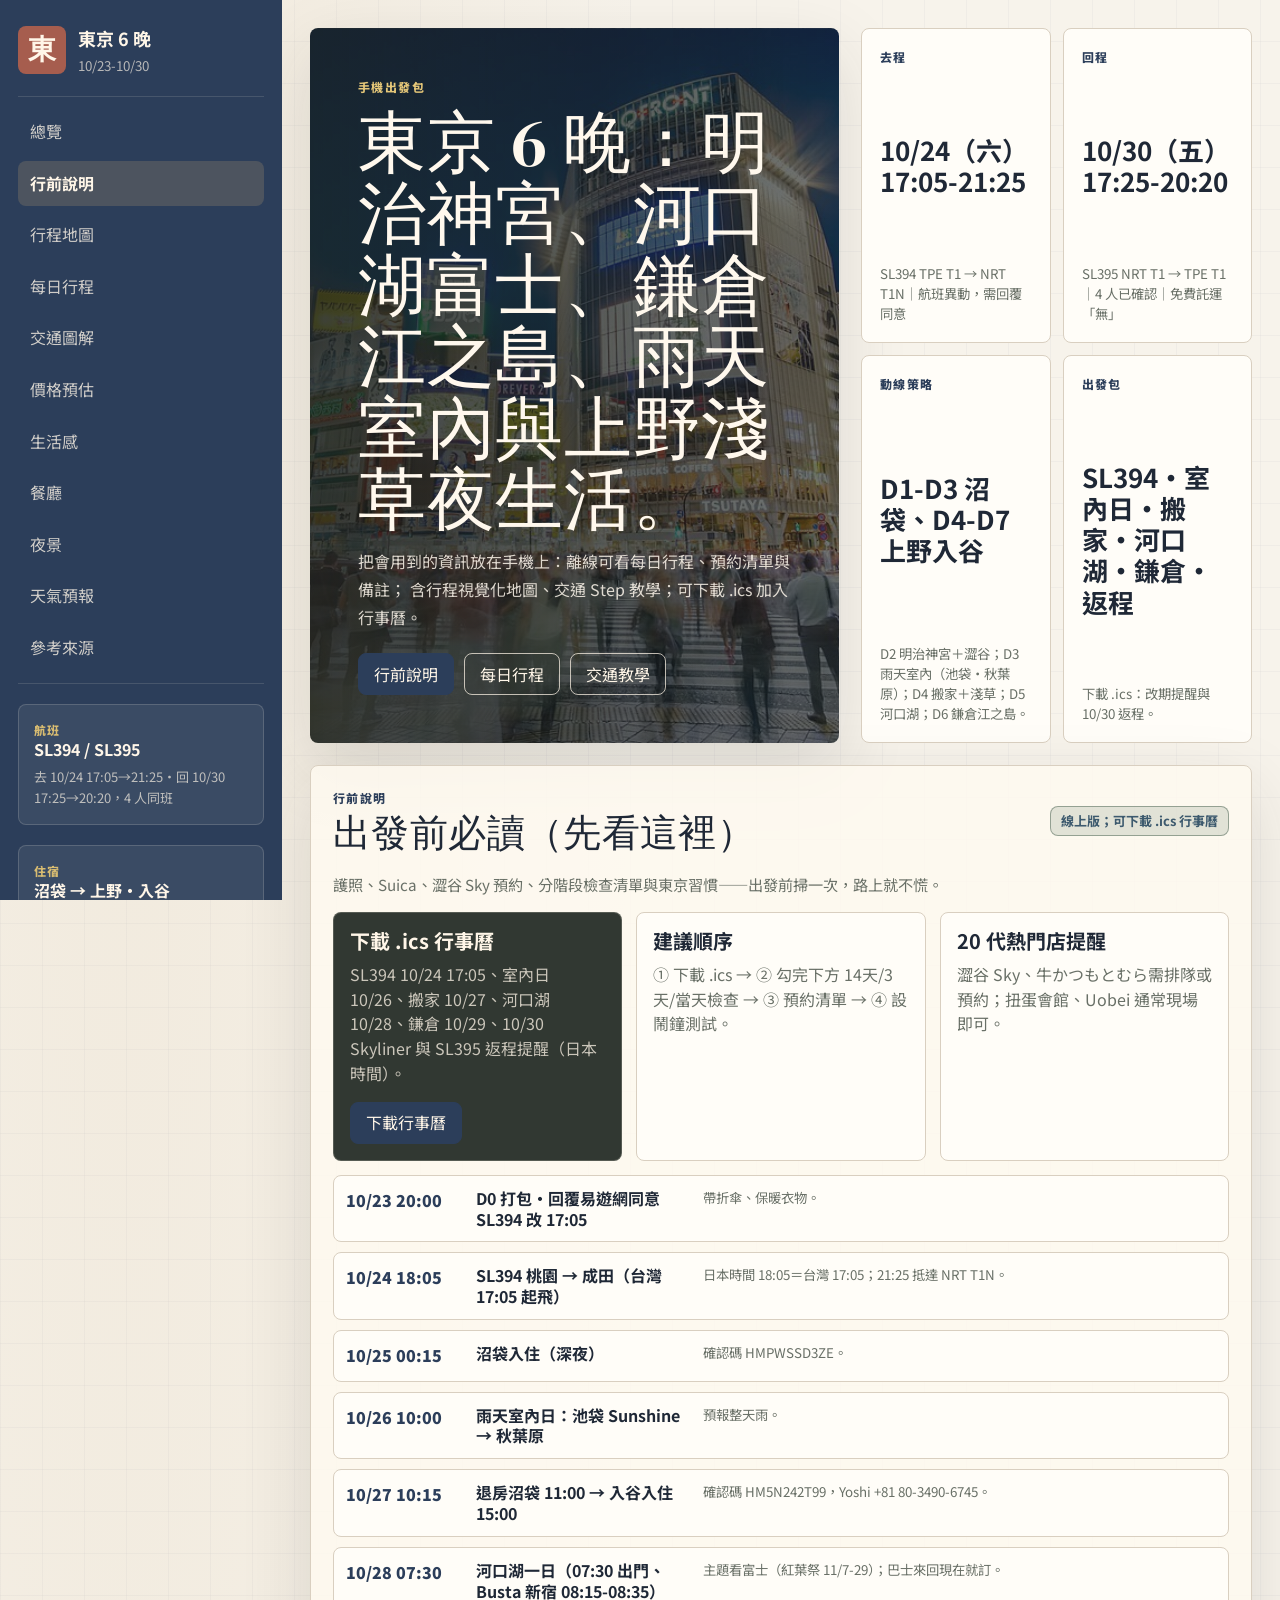
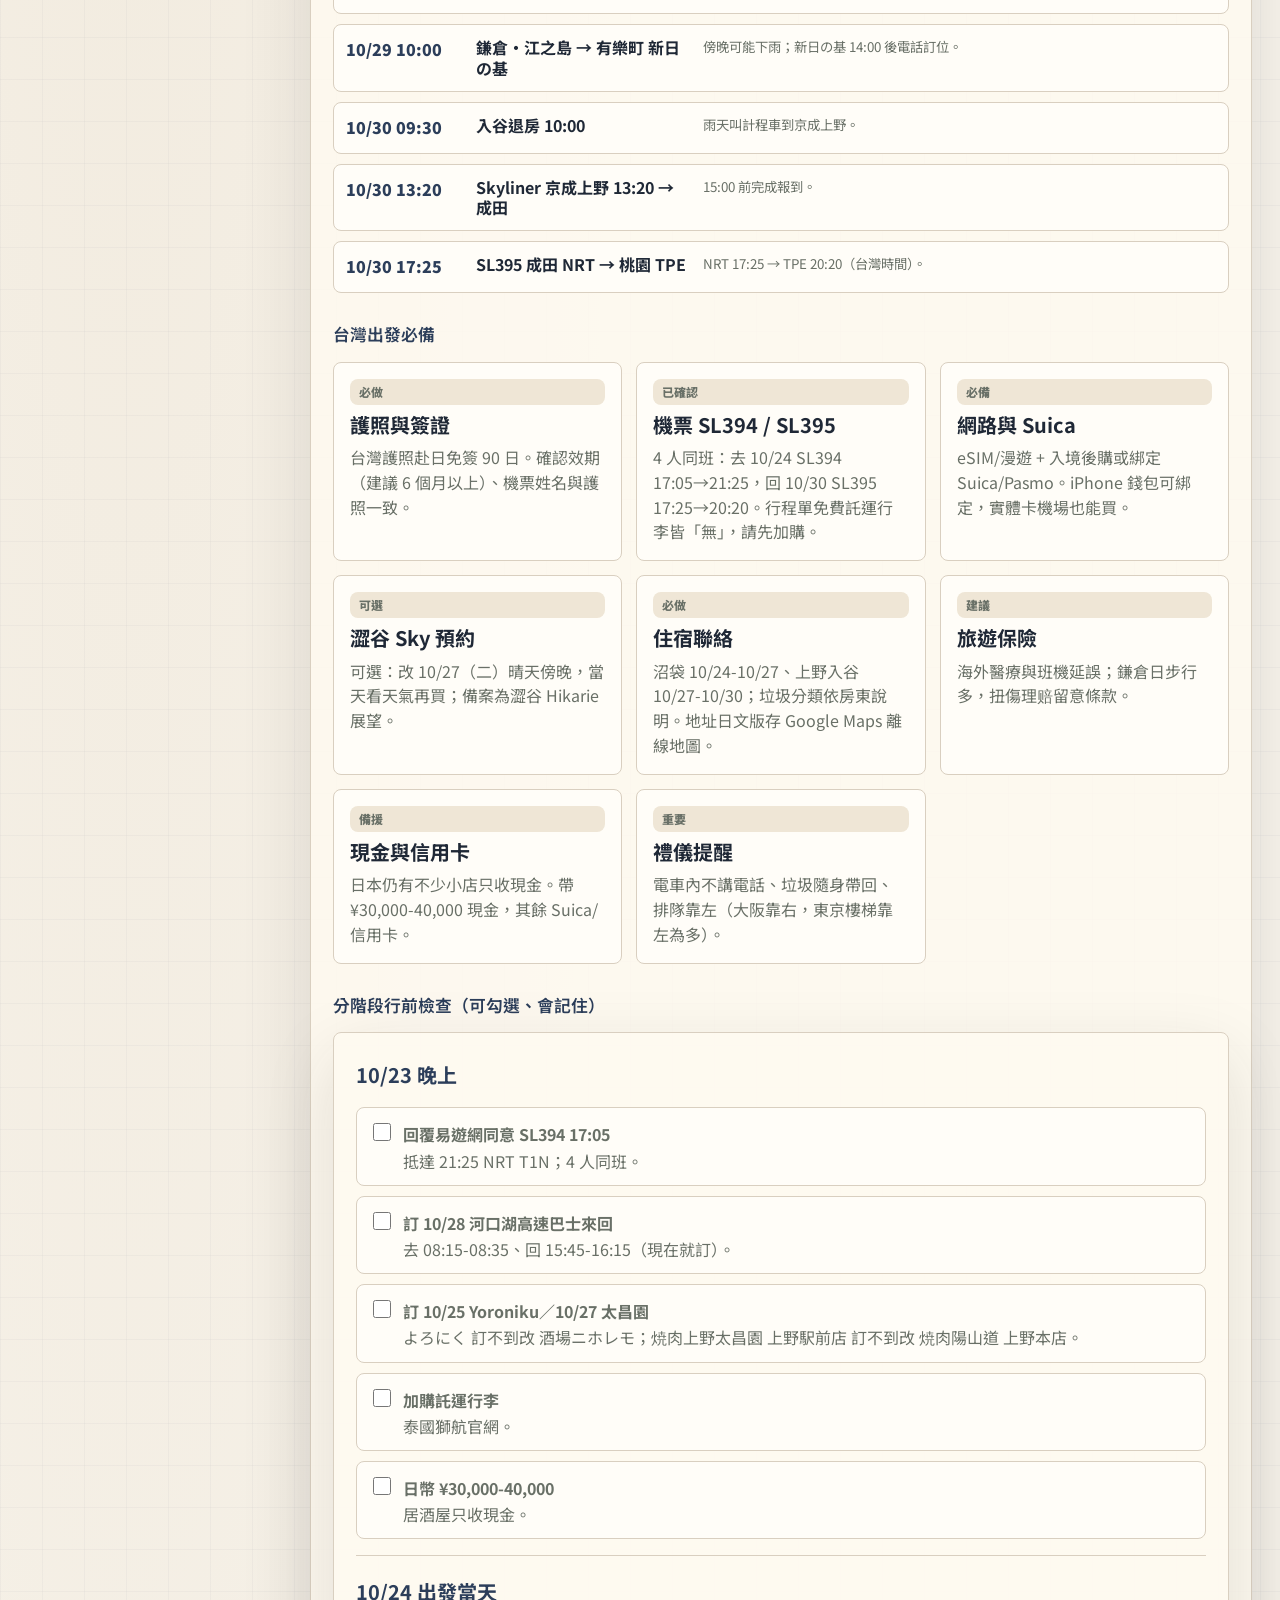
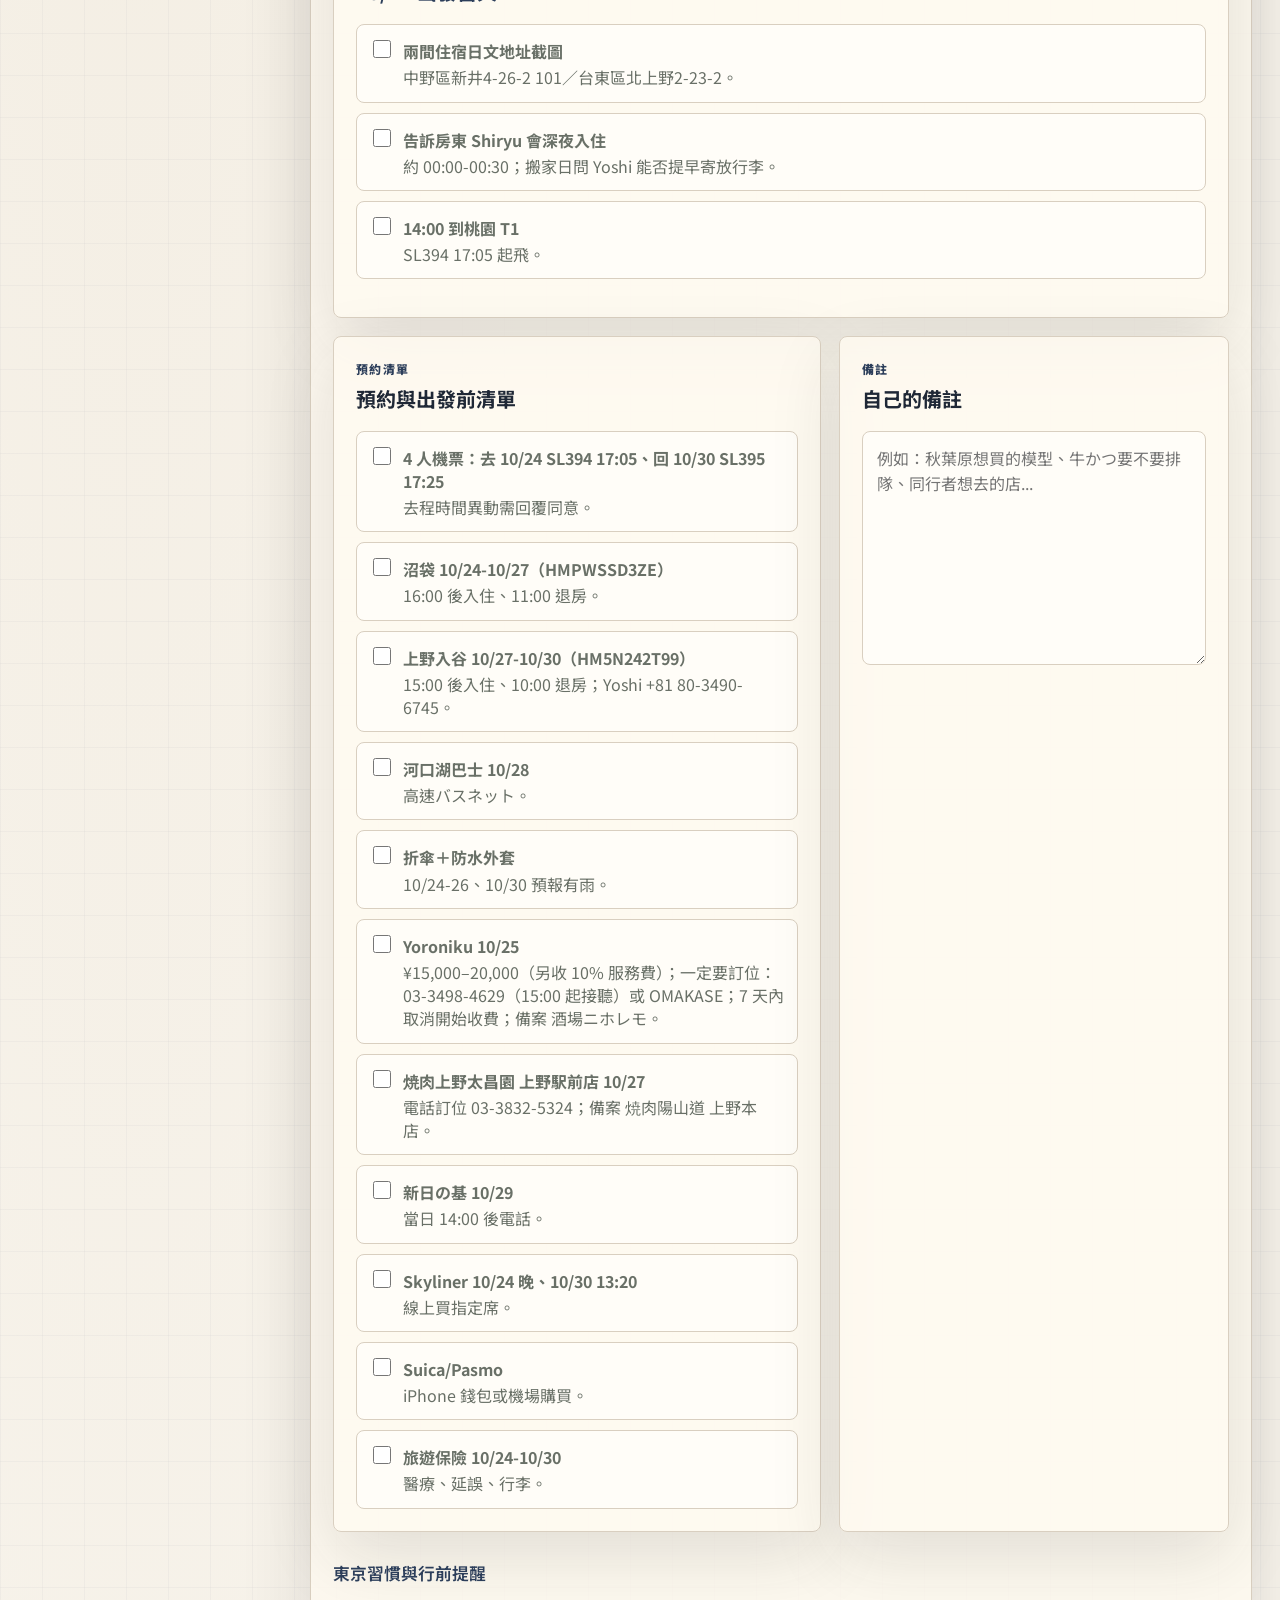
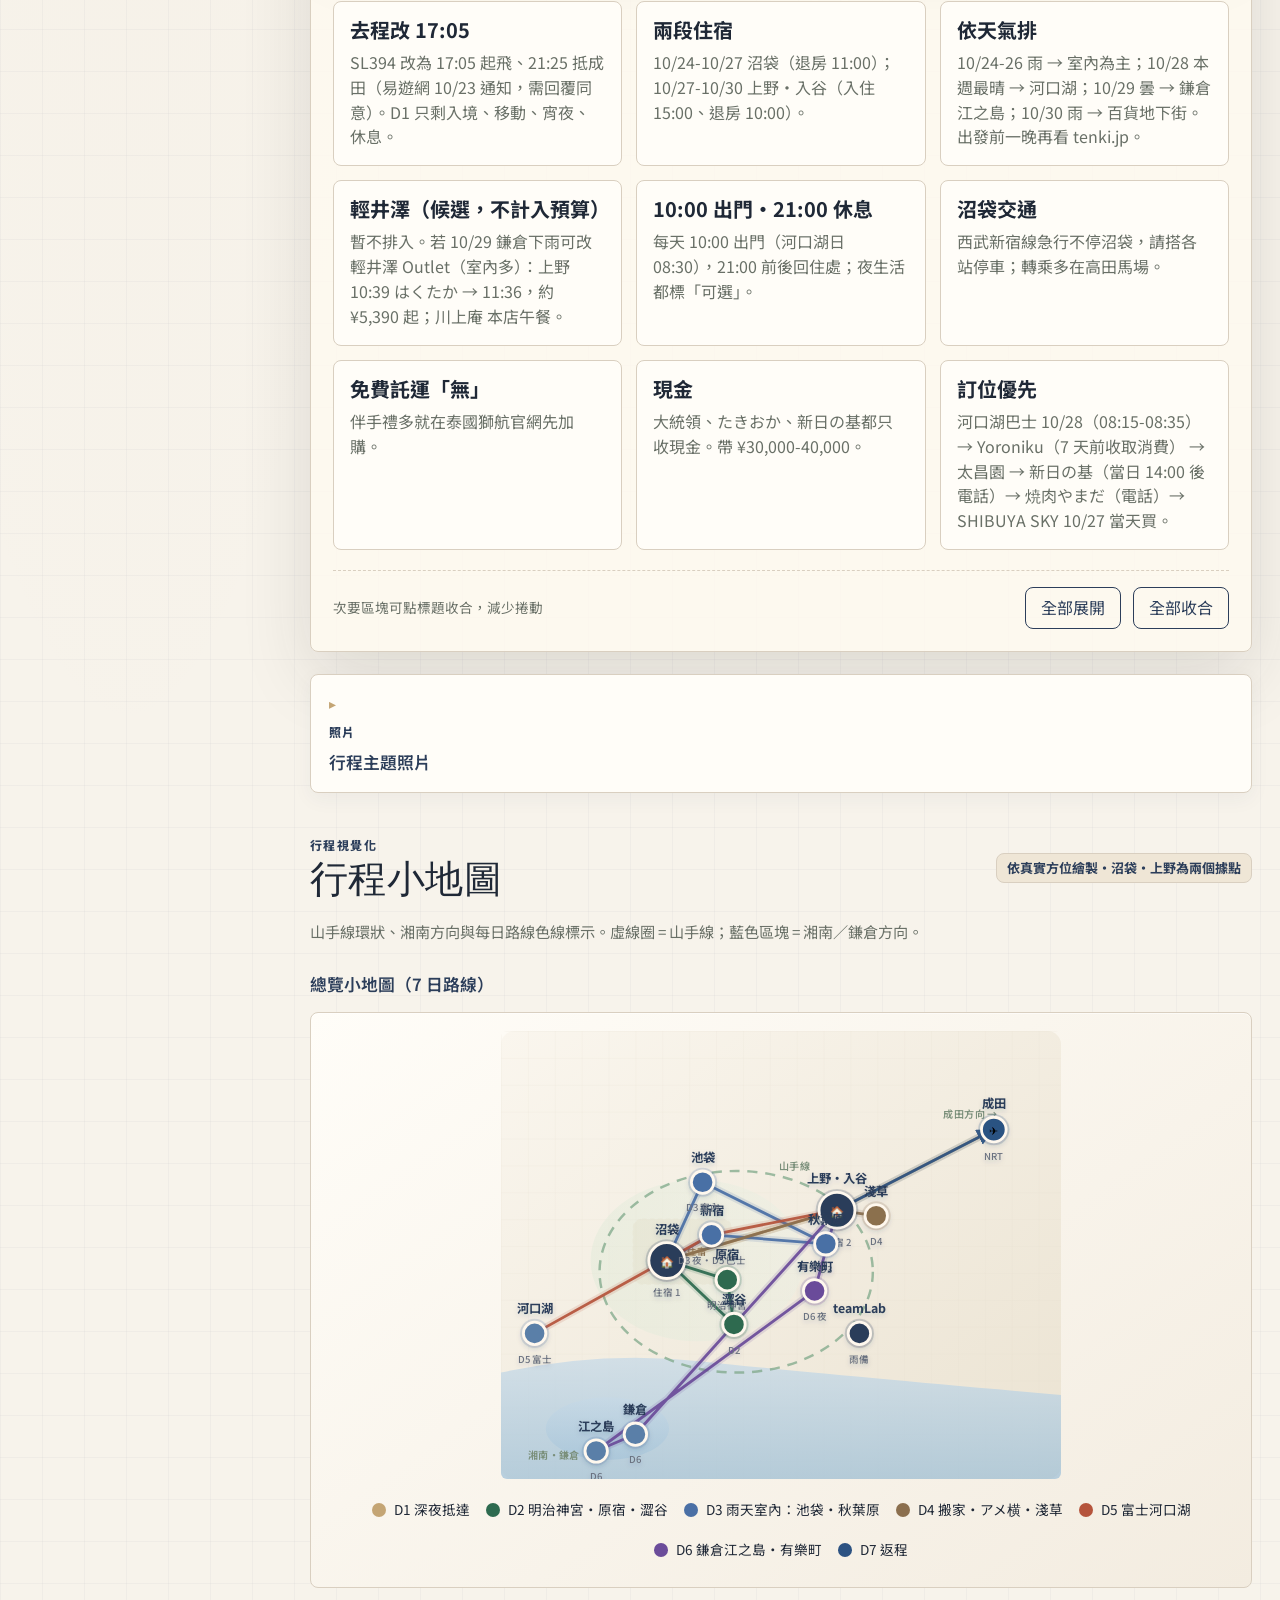
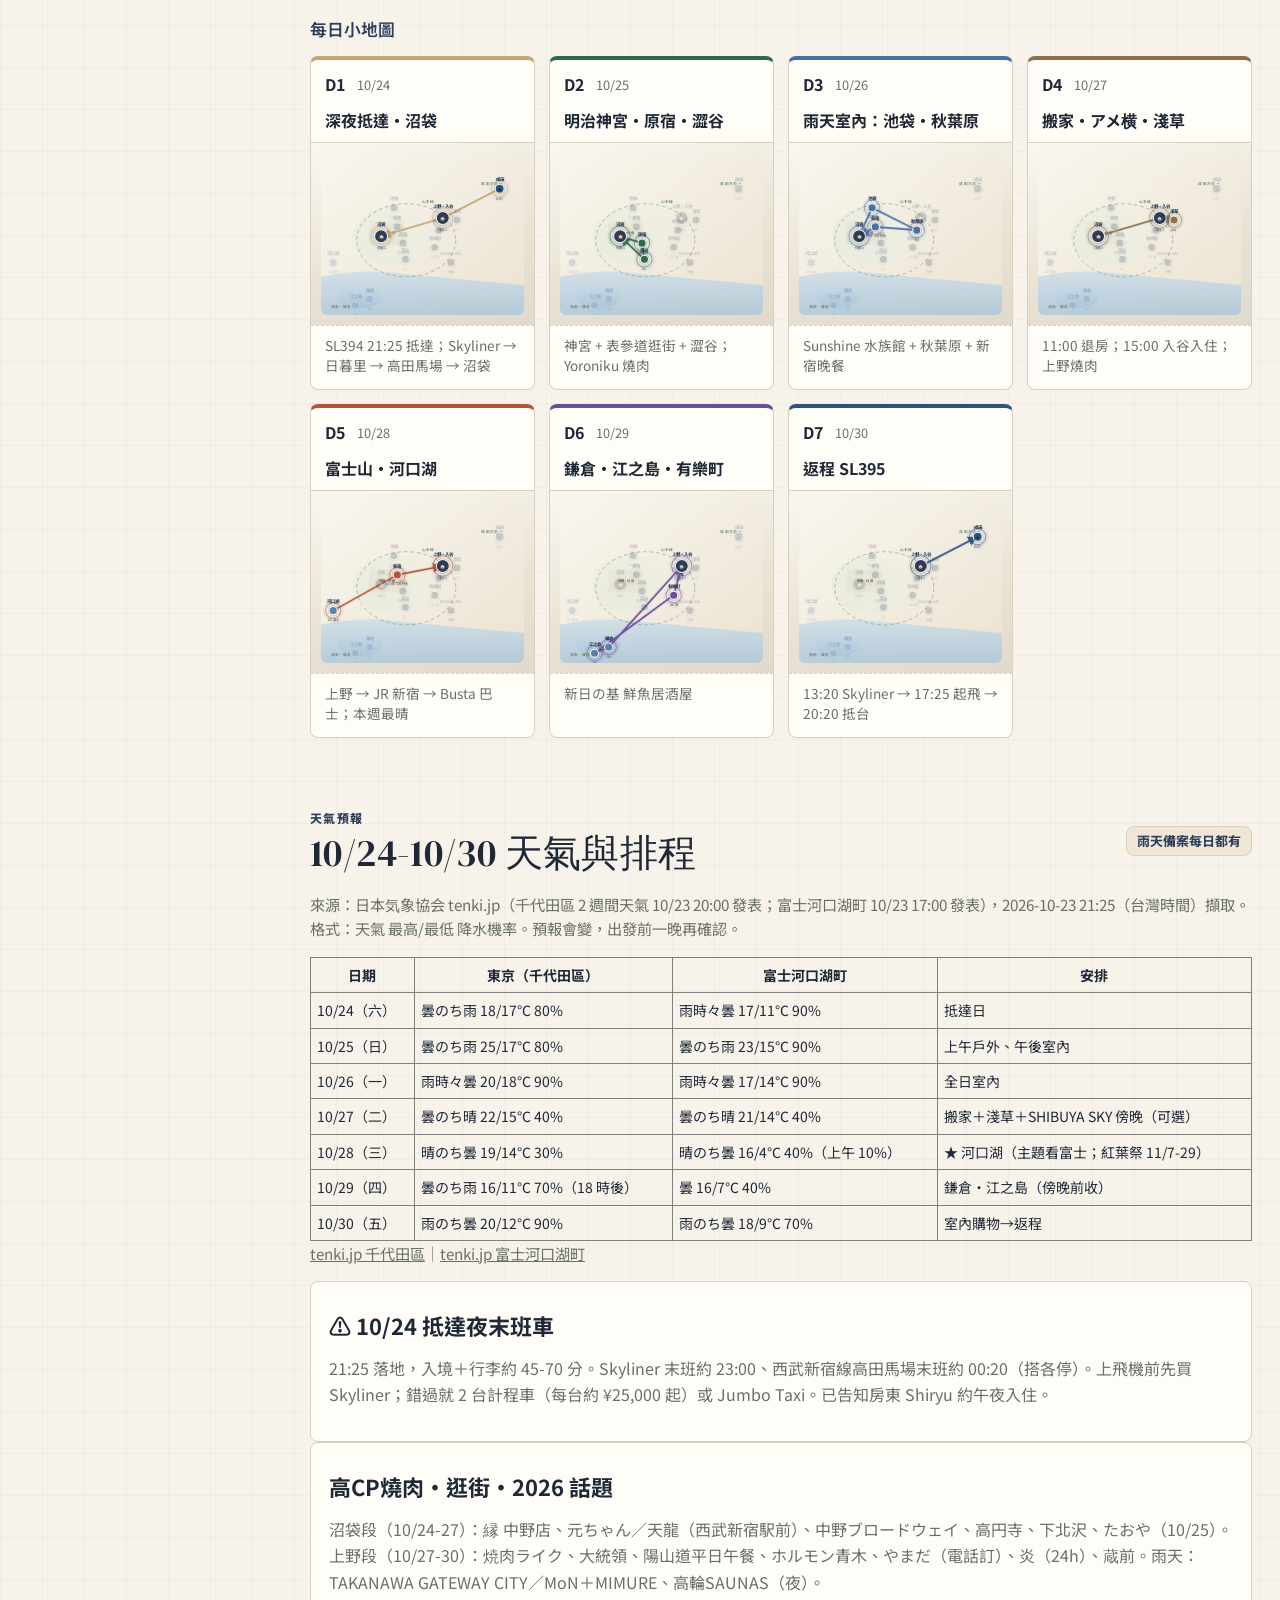
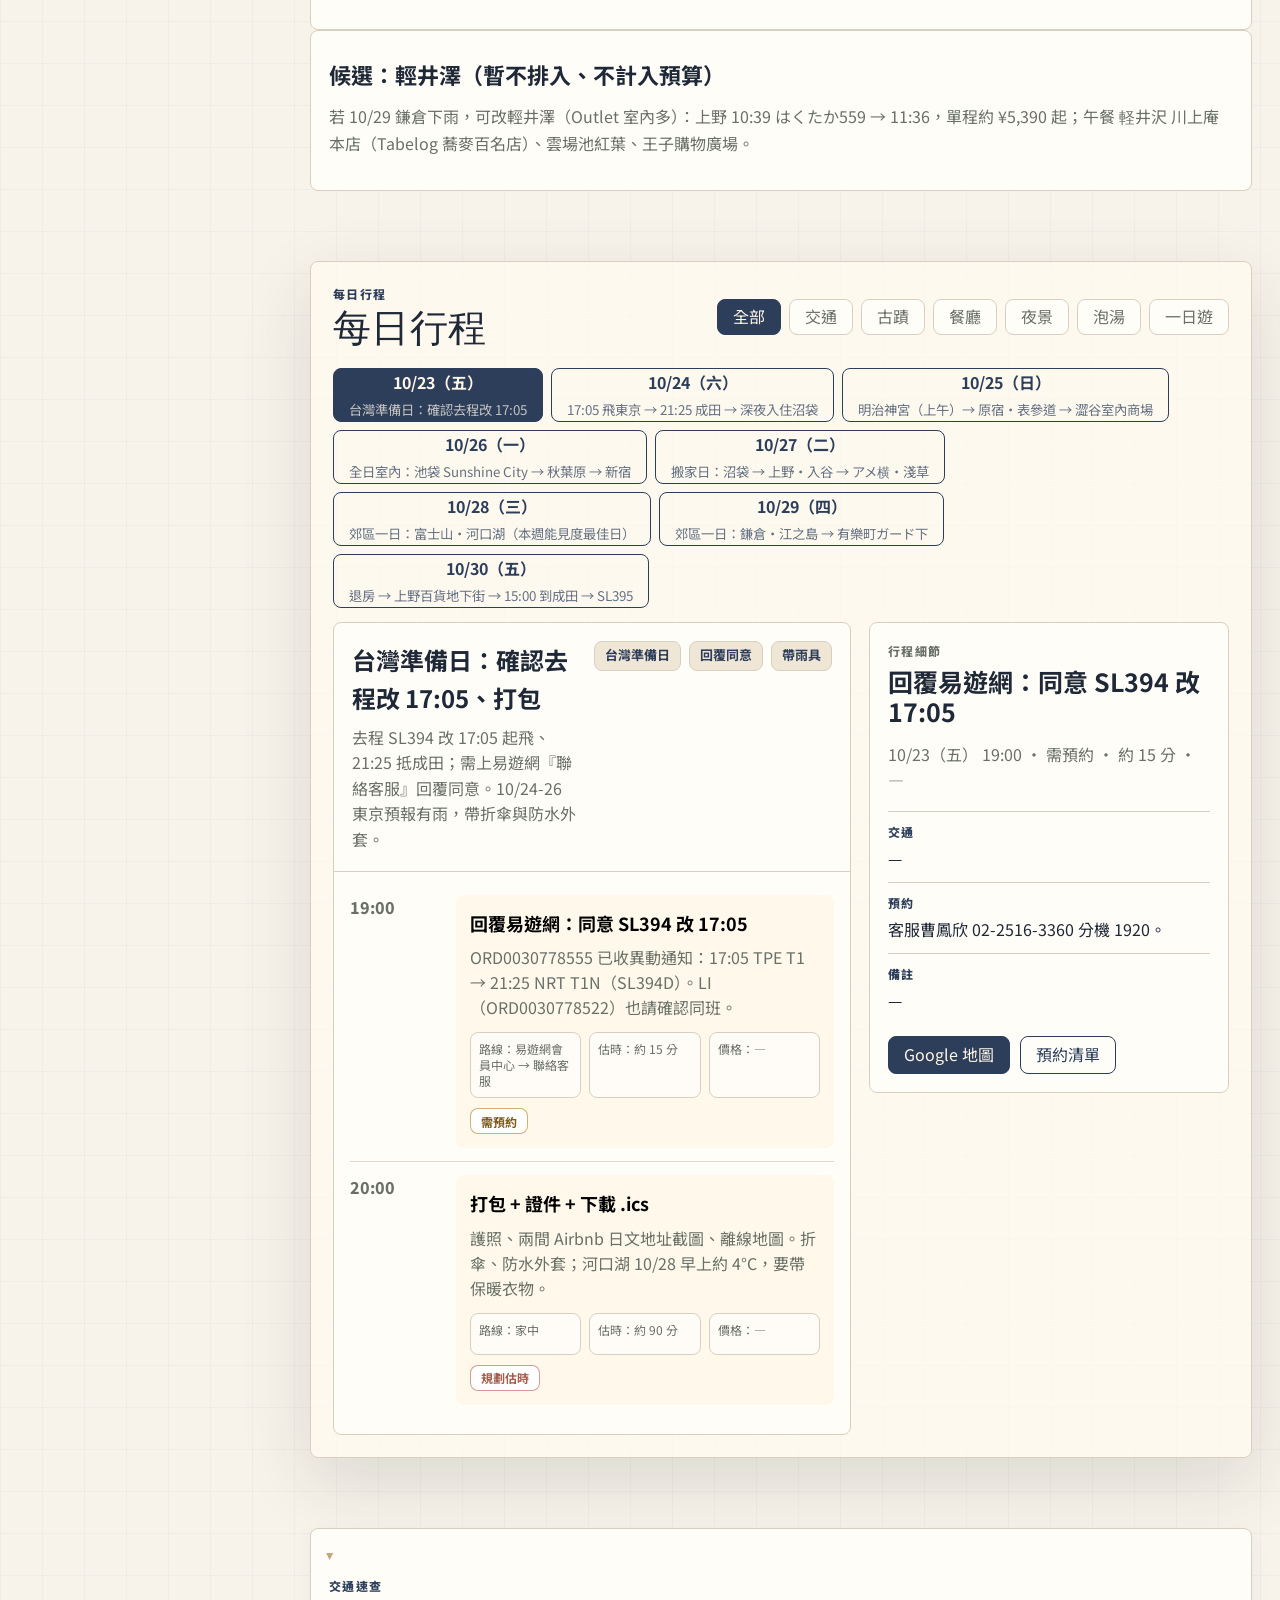
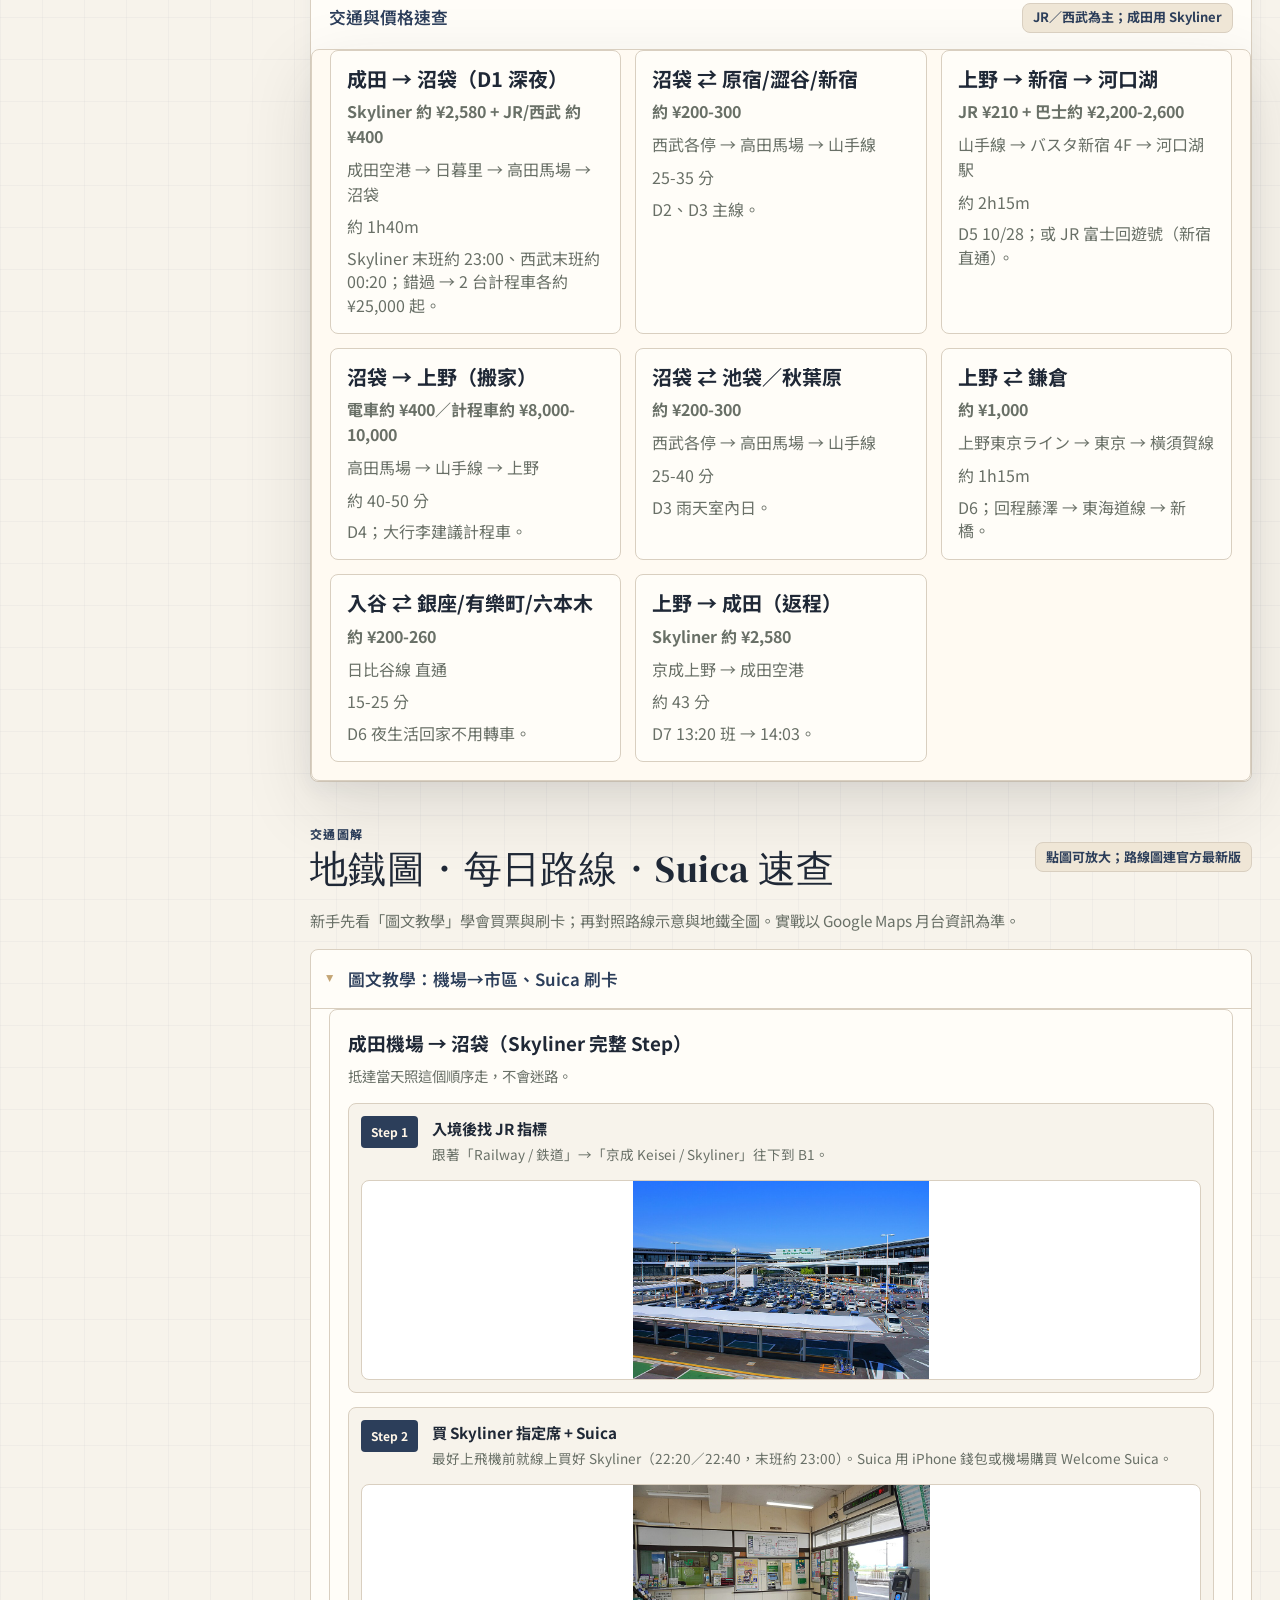
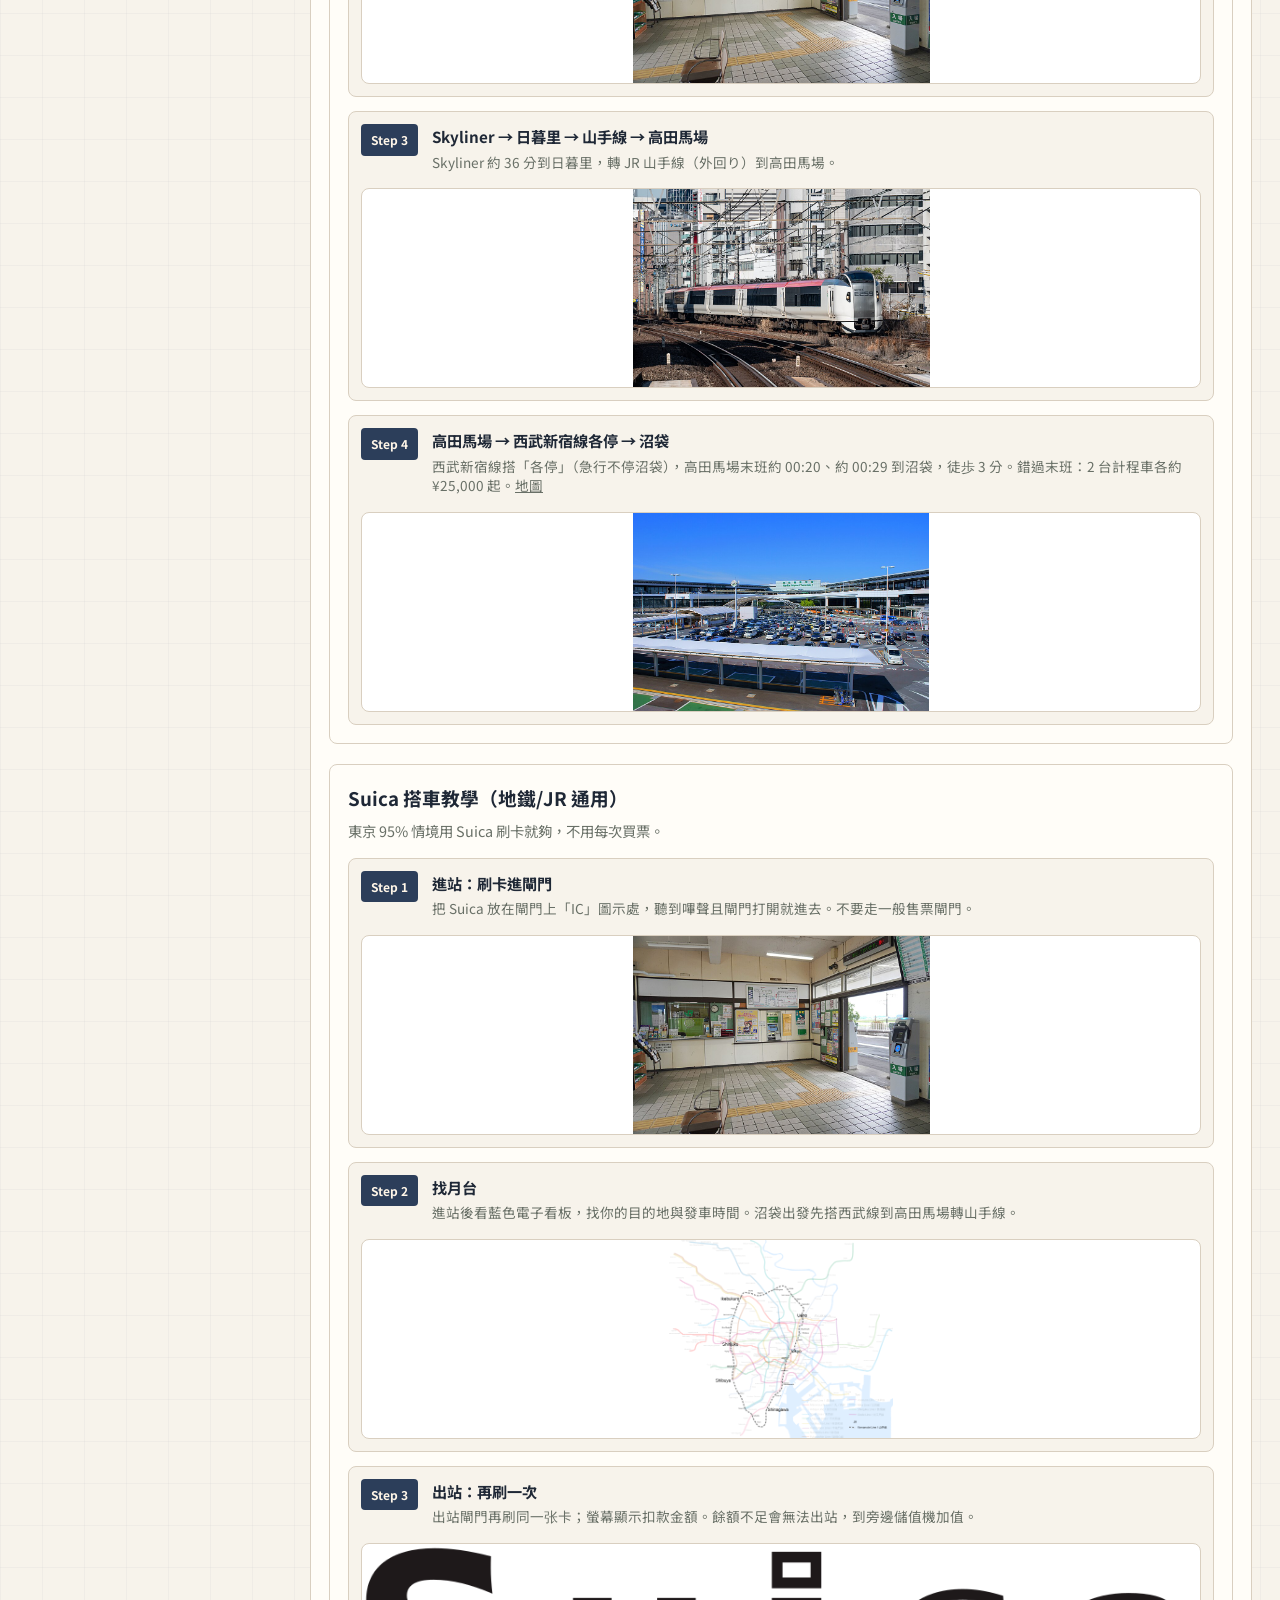
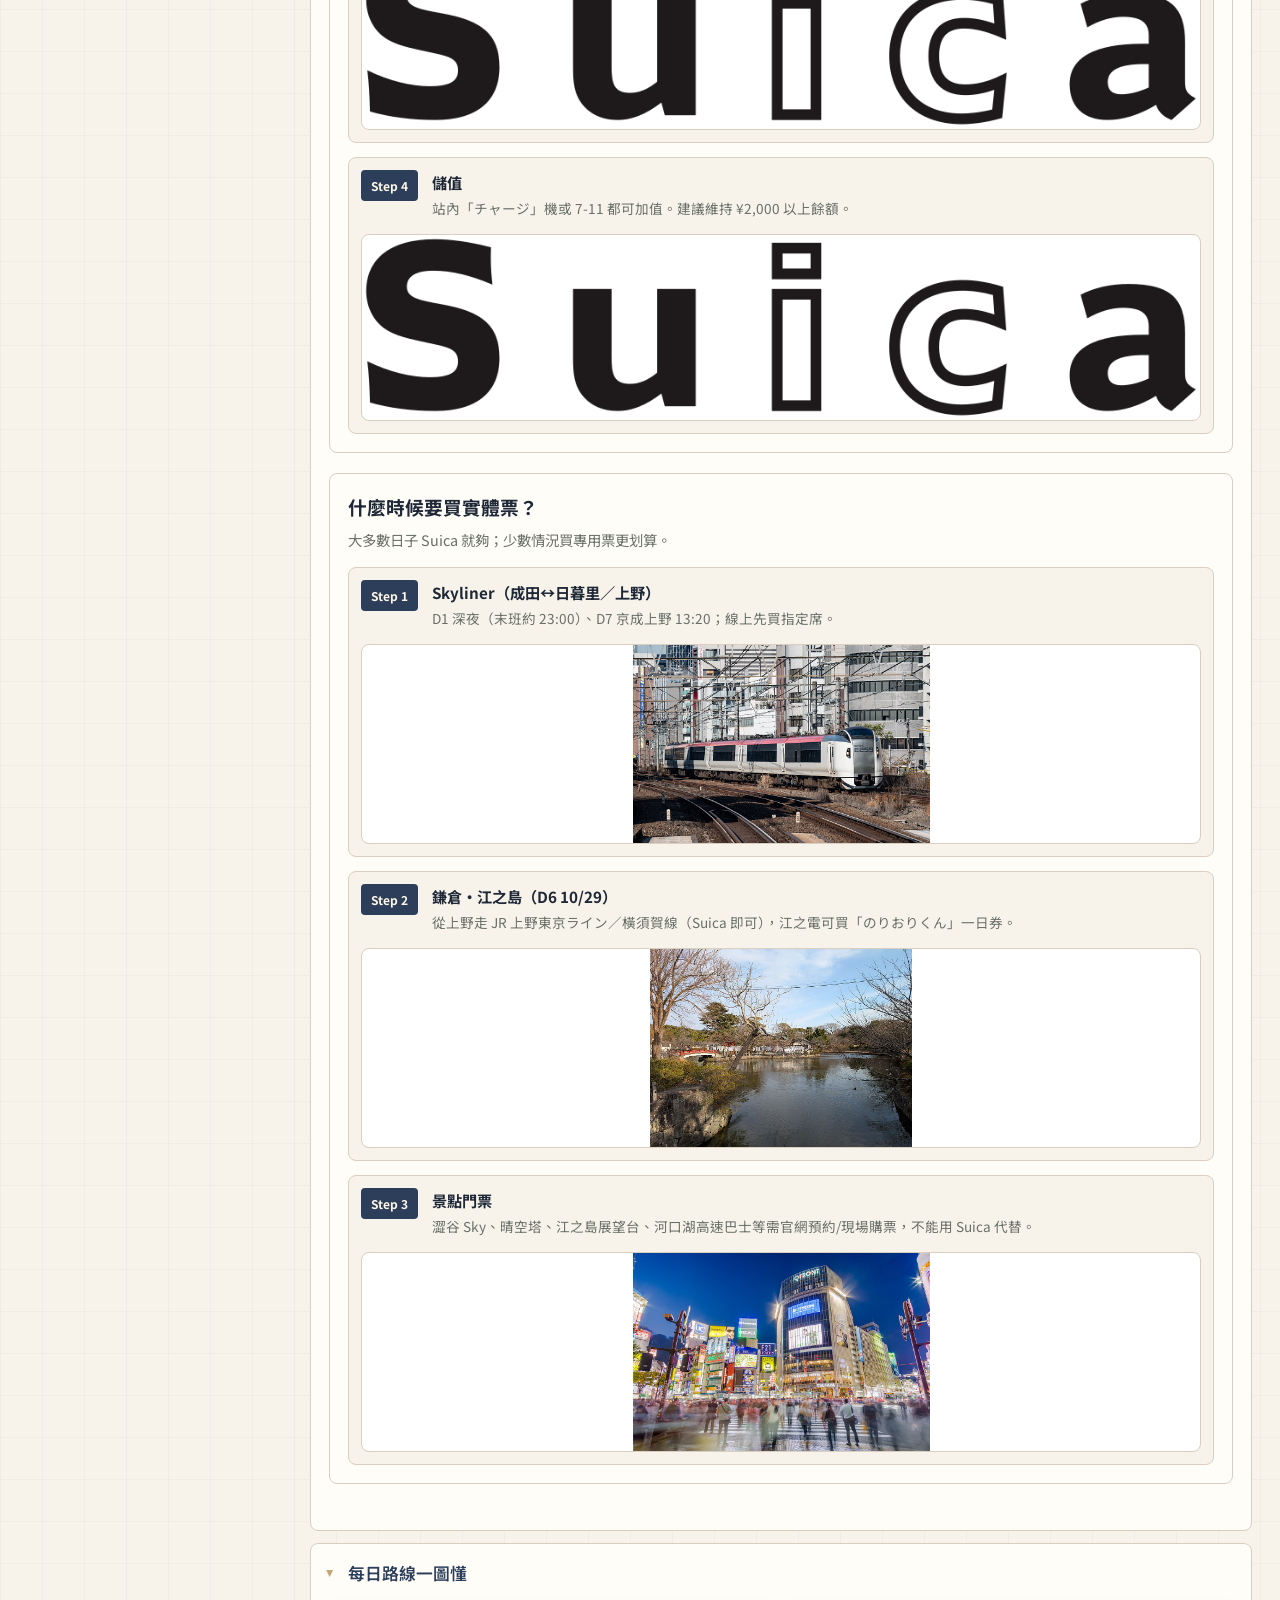
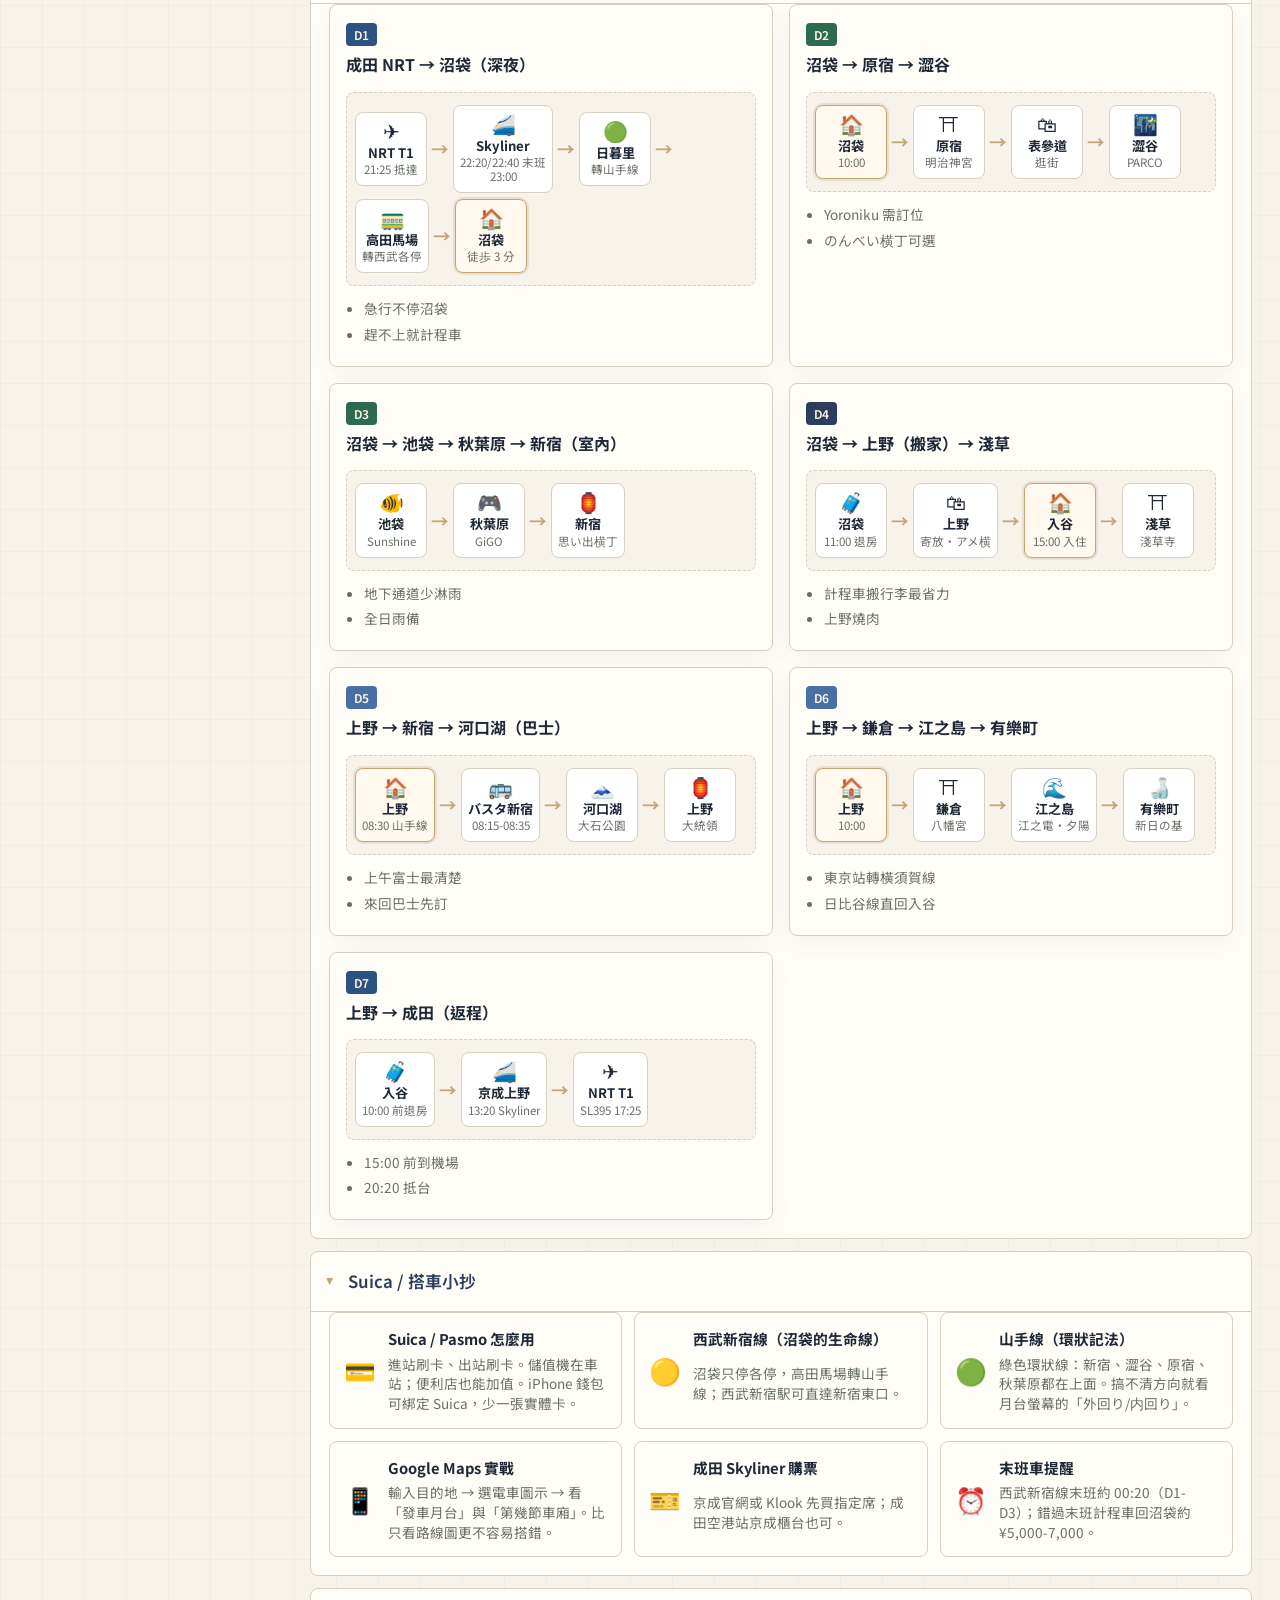
<file: tokyo/index.html>
<!doctype html>
<html lang="zh-Hant">
  <head>
    <meta charset="UTF-8" />
    <meta name="viewport" content="width=device-width, initial-scale=1.0" />
    <meta
      name="description"
      content="2026 東京自由行手機出發包：離線行程、預約清單與 .ics 行事曆提醒。"
    />
    <meta name="theme-color" content="#2c3e5a" />
    <meta name="apple-mobile-web-app-capable" content="yes" />
    <meta name="apple-mobile-web-app-title" content="東京出發包" />
    <title>2026 東京自由行出發包</title>
    <link
      rel="icon"
      href="data:image/svg+xml,%3Csvg xmlns='http://www.w3.org/2000/svg' viewBox='0 0 64 64'%3E%3Crect width='64' height='64' rx='12' fill='%232c3e5a'/%3E%3Ctext x='32' y='43' text-anchor='middle' font-size='34' fill='%23f7f3eb' font-family='Georgia'%3E東%3C/text%3E%3C/svg%3E"
    />
    <link rel="stylesheet" href="styles.css" />
    <link rel="preconnect" href="https://fonts.googleapis.com" />
    <link rel="preconnect" href="https://fonts.gstatic.com" crossorigin />
    <link href="https://fonts.googleapis.com/css2?family=DM+Serif+Display:ital@0;1&family=Noto+Sans+TC:wght@400;500;700&display=swap" rel="stylesheet" />
  </head>
  <body>
    <div class="app-shell">
      <aside class="side-panel" aria-label="旅程總覽">
        <a class="brand" href="#overview" aria-label="回到總覽">
          <span class="brand-mark">東</span>
          <span>
            <strong>東京 6 晚</strong>
            <small>10/23-10/30</small>
          </span>
        </a>

        <nav class="nav-links" aria-label="頁面導覽">
          <a href="#overview">總覽</a>
          <a href="#prep-briefing">行前說明</a>
          <a href="#trip-visual">行程地圖</a>
          <a href="#itinerary">每日行程</a>
          <a href="#transit-guide">交通圖解</a>
          <a href="#budget">價格預估</a>
          <a href="#life">生活感</a>
          <a href="#food">餐廳</a>
          <a href="#night">夜景</a>
          <a href="#weather">天氣預報</a>
          <a href="#sources">參考來源</a>
        </nav>

        <section class="mini-card">
          <p class="label">航班</p>
          <strong>SL394 / SL395</strong>
          <span>去 10/24 17:05→21:25・回 10/30 17:25→20:20，4 人同班</span>
        </section>

        <section class="mini-card">
          <p class="label">住宿</p>
          <strong>沼袋 → 上野・入谷</strong>
          <span>10/24-27 中野區新井4-26-2（沼袋徒歩3分）・10/27-30 台東區北上野2-23-2（入谷徒歩4分）</span>
        </section>

                <section class="mini-card">
          <p class="label">作息</p>
          <strong>10:00 出門</strong>
          <span>21:00 前後休息；10/30 13:20 Skyliner 去 NRT</span>
        </section>
      </aside>

      <main class="workspace">
        <section class="hero-grid" id="overview">
          <div class="hero-copy">
            <p class="eyebrow">手機出發包</p>
            <h1>東京 6 晚：明治神宮、河口湖富士、鎌倉江之島、雨天室內與上野淺草夜生活。</h1>
            <p>
              把會用到的資訊放在手機上：離線可看每日行程、預約清單與備註；
              含行程視覺化地圖、交通 Step 教學；可下載 .ics 加入行事曆。
            </p>
            <div class="hero-actions">
              <a class="button primary" href="#prep-briefing">行前說明</a>
              <a class="button ghost" href="#itinerary">每日行程</a>
              <a class="button ghost" href="#transit-guide">交通教學</a>
            </div>
          </div>

          <div class="status-board" aria-label="旅行關鍵資訊">
            <article>
              <span class="kicker">去程</span>
              <strong>10/24（六）17:05-21:25</strong>
              <small>SL394 TPE T1 → NRT T1N｜航班異動，需回覆同意</small>
            </article>
            <article>
              <span class="kicker">回程</span>
              <strong>10/30（五）17:25-20:20</strong>
              <small>SL395 NRT T1 → TPE T1｜4 人已確認｜免費託運「無」</small>
            </article>
            <article>
              <span class="kicker">動線策略</span>
              <strong>D1-D3 沼袋、D4-D7 上野入谷</strong>
              <small>D2 明治神宮＋澀谷；D3 雨天室內（池袋・秋葉原）；D4 搬家＋淺草；D5 河口湖；D6 鎌倉江之島。</small>
            </article>
            <article>
              <span class="kicker">出發包</span>
              <strong>SL394・室內日・搬家・河口湖・鎌倉・返程</strong>
              <small>下載 .ics：改期提醒與 10/30 返程。</small>
            </article>
          </div>
        </section>

        <section class="prep-briefing-section" id="prep-briefing">
          <div class="section-heading">
            <div>
              <p class="eyebrow">行前說明</p>
              <h2>出發前必讀（先看這裡）</h2>
            </div>
            <span class="soft-badge ready" id="offlineStatus">可下載 .ics</span>
          </div>
          <p class="section-lead">
            護照、Suica、澀谷 Sky 預約、分階段檢查清單與東京習慣——出發前掃一次，路上就不慌。
          </p>

          <div class="departure-grid briefing-quick">
            <article class="info-card dark">
              <h3>下載 .ics 行事曆</h3>
              <p>SL394 10/24 17:05、室內日 10/26、搬家 10/27、河口湖 10/28、鎌倉 10/29、10/30 Skyliner 與 SL395 返程提醒（日本時間）。</p>
              <button class="button primary" type="button" id="downloadCalendar">下載行事曆</button>
            </article>
            <article class="info-card">
              <h3>建議順序</h3>
              <p>① 下載 .ics → ② 勾完下方 14天/3天/當天檢查 → ③ 預約清單 → ④ 設鬧鐘測試。</p>
            </article>
            <article class="info-card">
              <h3>20 代熱門店提醒</h3>
              <p>澀谷 Sky、牛かつもとむら需排隊或預約；扭蛋會館、Uobei 通常現場即可。</p>
            </article>
          </div>
          <div class="reminder-list" id="reminderList" aria-label="行事曆提醒列表"></div>

          <h3 class="subsection-title">台灣出發必備</h3>
          <div class="taiwan-grid" id="taiwanGrid"></div>

          <h3 class="subsection-title">分階段行前檢查（可勾選、會記住）</h3>
          <div class="prep-grid briefing-prep">
            <div class="prep-card prep-card-wide">
              <div id="preDepartureGroups"></div>
            </div>
            <div class="prep-card">
              <p class="eyebrow">預約清單</p>
              <h3>預約與出發前清單</h3>
              <div class="checklist" id="checklist"></div>
            </div>
            <div class="prep-card">
              <p class="eyebrow">備註</p>
              <h3>自己的備註</h3>
              <textarea id="tripNotes" rows="8" placeholder="例如：秋葉原想買的模型、牛かつ要不要排隊、同行者想去的店..."></textarea>
            </div>
          </div>

          <h3 class="subsection-title">東京習慣與行前提醒</h3>
          <div class="tips-grid" id="tipsGrid"></div>
          <div class="fold-toolbar" aria-label="區塊展開控制">
            <span class="fold-hint">次要區塊可點標題收合，減少捲動</span>
            <button class="button" type="button" id="expandAllFolds">全部展開</button>
            <button class="button" type="button" id="collapseAllFolds">全部收合</button>
          </div>
        </section>

        <details class="fold-section" data-mobile-only="true">
          <summary class="fold-summary">
            <span class="eyebrow">照片</span>
            <strong>行程主題照片</strong>
          </summary>
          <section class="photo-strip" aria-label="行程主題照片">
            <figure>
              <img src="images/akihabara.jpg" alt="秋葉原電気街夜景" loading="lazy" />
              <figcaption>秋葉原</figcaption>
            </figure>
            <figure>
              <img src="images/meiji.jpg" alt="明治神宮鳥居" loading="lazy" />
              <figcaption>明治神宮</figcaption>
            </figure>
            <figure>
              <img src="images/shibuya.jpg" alt="澀谷十字路口" loading="lazy" />
              <figcaption>澀谷 Sky 一帶</figcaption>
            </figure>
            <figure>
              <img src="images/enoshima.jpg" alt="江之島" loading="lazy" />
              <figcaption>鎌倉・江之島</figcaption>
            </figure>
          </section>
        </details>


        <section class="trip-visual-section" id="trip-visual">
          <div class="section-heading">
            <div>
              <p class="eyebrow">行程視覺化</p>
              <h2>行程小地圖</h2>
            </div>
            <span class="soft-badge">依真實方位繪製・沼袋・上野為兩個據點</span>
          </div>
          <p class="section-lead">山手線環狀、湘南方向與每日路線色線標示。虛線圈 = 山手線；藍色區塊 = 湘南／鎌倉方向。</p>

          <h3 class="subsection-title">總覽小地圖（7 日路線）</h3>
          <div class="hub-canvas-wrap">
            <svg id="tripHubCanvas" class="trip-hub-canvas" viewBox="0 0 500 400" role="img" aria-label="東京行程總覽小地圖"></svg>
            <ul class="hub-legend">
              <li><span class="leg d1"></span>D1 深夜抵達</li>
              <li><span class="leg d2"></span>D2 明治神宮・原宿・澀谷</li>
              <li><span class="leg d3"></span>D3 雨天室內：池袋・秋葉原</li>
              <li><span class="leg d4"></span>D4 搬家・アメ横・淺草</li>
              <li><span class="leg d5"></span>D5 富士河口湖</li>
              <li><span class="leg d6"></span>D6 鎌倉江之島・有樂町</li>
              <li><span class="leg d7"></span>D7 返程</li>
            </ul>
          </div>

          <h3 class="subsection-title">每日小地圖</h3>
          <div class="trip-day-tree-grid" id="tripDayTreeGrid"></div>
        </section>

        <section class="trip-visual-section" id="weather">
          <div class="section-heading"><div><p class="eyebrow">天氣預報</p><h2>10/24-10/30 天氣與排程</h2></div><span class="soft-badge">雨天備案每日都有</span></div>
          <p class="section-lead">來源：日本気象協会 tenki.jp（千代田區 2 週間天氣 10/23 20:00 發表；富士河口湖町 10/23 17:00 發表），2026-10-23 21:25（台灣時間）擷取。格式：天氣 最高/最低 降水機率。預報會變，出發前一晚再確認。</p>
          <div style="overflow-x:auto"><table style="width:100%;border-collapse:collapse;font-size:14px" border="1" cellpadding="6">
          <thead><tr><th>日期</th><th>東京（千代田區）</th><th>富士河口湖町</th><th>安排</th></tr></thead>
          <tbody>
<tr><td>10/24（六）</td><td>曇のち雨 18/17℃ 80%</td><td>雨時々曇 17/11℃ 90%</td><td>抵達日</td></tr>
<tr><td>10/25（日）</td><td>曇のち雨 25/17℃ 80%</td><td>曇のち雨 23/15℃ 90%</td><td>上午戶外、午後室內</td></tr>
<tr><td>10/26（一）</td><td>雨時々曇 20/18℃ 90%</td><td>雨時々曇 17/14℃ 90%</td><td>全日室內</td></tr>
<tr><td>10/27（二）</td><td>曇のち晴 22/15℃ 40%</td><td>曇のち晴 21/14℃ 40%</td><td>搬家＋淺草＋SHIBUYA SKY 傍晚（可選）</td></tr>
<tr><td>10/28（三）</td><td>晴のち曇 19/14℃ 30%</td><td>晴のち曇 16/4℃ 40%（上午 10%）</td><td>★ 河口湖（主題看富士；紅葉祭 11/7-29）</td></tr>
<tr><td>10/29（四）</td><td>曇のち雨 16/11℃ 70%（18 時後）</td><td>曇 16/7℃ 40%</td><td>鎌倉・江之島（傍晚前收）</td></tr>
<tr><td>10/30（五）</td><td>雨のち曇 20/12℃ 90%</td><td>雨のち曇 18/9℃ 70%</td><td>室內購物→返程</td></tr>
          </tbody></table></div>
          <p class="section-lead"><a href="https://tenki.jp/forecast/3/16/4410/13101/10days.html" target="_blank" rel="noopener">tenki.jp 千代田區</a>｜<a href="https://tenki.jp/forecast/3/22/4920/19430/10days.html" target="_blank" rel="noopener">tenki.jp 富士河口湖町</a></p>
          <article class="option-card"><h3>⚠ 10/24 抵達夜末班車</h3><p>21:25 落地，入境＋行李約 45-70 分。Skyliner 末班約 23:00、西武新宿線高田馬場末班約 00:20（搭各停）。上飛機前先買 Skyliner；錯過就 2 台計程車（每台約 ¥25,000 起）或 Jumbo Taxi。已告知房東 Shiryu 約午夜入住。</p></article>
          <article class="option-card"><h3>高CP燒肉・逛街・2026 話題</h3><p>沼袋段（10/24-27）：縁 中野店、元ちゃん／天龍（西武新宿駅前）、中野ブロードウェイ、高円寺、下北沢、たおや（10/25）。上野段（10/27-30）：焼肉ライク、大統領、陽山道平日午餐、ホルモン青木、やまだ（電話訂）、炎（24h）、蔵前。雨天：TAKANAWA GATEWAY CITY／MoN＋MIMURE、高輪SAUNAS（夜）。</p></article>
          <article class="option-card"><h3>候選：輕井澤（暫不排入、不計入預算）</h3><p>若 10/29 鎌倉下雨，可改輕井澤（Outlet 室內多）：上野 10:39 はくたか559 → 11:36，單程約 ¥5,390 起；午餐 軽井沢 川上庵 本店（Tabelog 蕎麥百名店）、雲場池紅葉、王子購物廣場。</p></article>
        </section>

        <section class="trip-visual-section planner-layout" id="itinerary">
          <div class="section-heading">
            <div>
              <p class="eyebrow">每日行程</p>
              <h2>每日行程</h2>
            </div>
            <div class="filter-row" aria-label="行程分類篩選">
              <button class="filter-chip active" type="button" data-filter="all">全部</button>
              <button class="filter-chip" type="button" data-filter="transport">交通</button>
              <button class="filter-chip" type="button" data-filter="heritage">古蹟</button>
              <button class="filter-chip" type="button" data-filter="food">餐廳</button>
              <button class="filter-chip" type="button" data-filter="night">夜景</button>
              <button class="filter-chip" type="button" data-filter="wellness">泡湯</button>
              <button class="filter-chip" type="button" data-filter="tour">一日遊</button>
            </div>
          </div>

          <div class="day-tabs" id="dayTabs" role="tablist" aria-label="選擇日期"></div>

          <div class="planner-grid">
            <section class="timeline-panel" aria-live="polite">
              <div class="day-summary" id="daySummary"></div>
              <div class="timeline" id="timeline"></div>
            </section>

            <aside class="inspector" aria-label="行程細節">
              <p class="eyebrow">行程細節</p>
              <h3 id="detailTitle">選一個行程點</h3>
              <p id="detailMeta"></p>
              <dl class="detail-list">
                <div>
                  <dt>交通</dt>
                  <dd id="detailTransit">-</dd>
                </div>
                <div>
                  <dt>預約</dt>
                  <dd id="detailBooking">-</dd>
                </div>
                <div>
                  <dt>備註</dt>
                  <dd id="detailNote">-</dd>
                </div>
              </dl>
              <div class="detail-actions" id="detailActions"></div>
            </aside>
          </div>
        </section>

        <details class="fold-section" id="routes">
          <summary class="fold-summary">
            <span class="eyebrow">交通速查</span>
            <strong>交通與價格速查</strong>
            <span class="soft-badge">JR／西武為主；成田用 Skyliner</span>
          </summary>
          <div class="fold-body route-section">
            <div class="route-grid" id="routeGrid"></div>
          </div>
        </details>

        <section class="transit-guide-section" id="transit-guide">
          <div class="section-heading">
            <div>
              <p class="eyebrow">交通圖解</p>
              <h2>地鐵圖・每日路線・Suica 速查</h2>
            </div>
            <span class="soft-badge">點圖可放大；路線圖連官方最新版</span>
          </div>

          <p class="section-lead">
            新手先看「圖文教學」學會買票與刷卡；再對照路線示意與地鐵全圖。實戰以 Google Maps 月台資訊為準。
          </p>

          <details class="fold-section fold-nested">
            <summary class="fold-summary"><strong>圖文教學：機場→市區、Suica 刷卡</strong></summary>
            <div class="fold-body">
              <div class="transit-tutorial-grid" id="transitTutorialGrid"></div>
            </div>
          </details>

          <details class="fold-section fold-nested">
            <summary class="fold-summary"><strong>每日路線一圖懂</strong></summary>
            <div class="fold-body">
              <div class="route-diagram-grid" id="routeDiagramGrid"></div>
            </div>
          </details>

          <details class="fold-section fold-nested">
            <summary class="fold-summary"><strong>Suica / 搭車小抄</strong></summary>
            <div class="fold-body">
              <div class="transit-tip-grid" id="transitTipGrid"></div>
            </div>
          </details>

          <details class="fold-section fold-nested">
            <summary class="fold-summary"><strong>官方路線圖（可放大）</strong></summary>
            <div class="fold-body">
              <div class="transit-map-grid" id="transitMapGrid"></div>
            </div>
          </details>
        </section>

        <details class="fold-section" id="budget">
          <summary class="fold-summary">
            <span class="eyebrow">預算</span>
            <strong>價格預估與現金配置</strong>
            <span class="soft-badge">以 1 JPY ≈ NT$0.22 粗估</span>
          </summary>
          <div class="fold-body budget-section">
            <div class="budget-grid" id="budgetGrid"></div>
          </div>
        </details>

        <details class="fold-section" id="life">
          <summary class="fold-summary">
            <span class="eyebrow">生活感</span>
            <strong>喫茶、立飲、錢湯與商店街</strong>
            <span class="soft-badge">夜生活皆為可選</span>
          </summary>
          <div class="fold-body bath-section">
            <div class="bath-grid">
            <article class="recommend-card">
              <span class="recommend-label">秋葉原</span>
              <h3>GiGO・扭蛋會館・Super Potato</h3>
              <p>
                D3（10/26）雨天室內日主行程：GiGO、扭蛋會館、Yodobashi Akiba。20 代常逛 GiGO 1 號館、扭蛋會館、Super Potato 中古遊戲；
                拍照可加神田明神。中野 Broadway 是住宿旁懷舊挖寶備案。
              </p>
            </article>

            <article class="option-card">
              <h3>上野アメ横居酒屋（D4-D5）</h3>
              <p>
                大統領（1950 年創業もつ焼き）、立飲み たきおか（Cash-on 立飲）；只收現金。
              </p>
            </article>

            <article class="option-card">
              <h3>淺草ホッピー通り（D4 10/27）</h3>
              <p>
                淺草寺點燈後，西側露天燉煮小酒館喝一杯；吾妻橋看晴空塔夜景。
              </p>
            </article>

            <article class="option-card">
              <h3>有樂町ガード下（D6 10/29 夜）</h3>
              <p>
                鎌倉回程直達新橋／有樂町：新日の基（1946 年創業鮮魚居酒屋，週日休）→ 銀座夜散步。
              </p>
            </article>
          </div>
          </div>
        </details>

        <details class="fold-section" id="food">
          <summary class="fold-summary">
            <span class="eyebrow">餐廳</span>
            <strong>餐廳安排與備選</strong>
            <span class="soft-badge">只列已查到地址/營業資訊者</span>
          </summary>
          <div class="fold-body food-section">
            <p class="section-lead">每餐的主選與備案只寫在 tokyo-food.md。這份清單由該檔讀出，不要在頁面裡另抄一份店名。</p>
            <div class="food-grid" id="foodGrid"></div>
          </div>
        </details>

        <details class="fold-section" id="night">
          <summary class="fold-summary">
            <span class="eyebrow">夜間</span>
            <strong>夜景、居酒屋、錢湯</strong>
            <span class="soft-badge">22:00 收尾；夜店日可到 00:00</span>
          </summary>
          <div class="fold-body night-section">
            <div class="night-grid" id="nightGrid"></div>
          </div>
        </details>

        <details class="fold-section" id="sources">
          <summary class="fold-summary">
            <span class="eyebrow">參考來源</span>
            <strong>資料來源</strong>
          </summary>
          <div class="fold-body source-section">
            <div class="source-grid" id="sourceGrid"></div>
          </div>
        </details>

        <footer class="page-footer">
          <span>資料更新：2026-10-24（v5）。加入高CP燒肉、逛街、2026 話題點；修正專家審查問題。依 tenki.jp 預報重排：河口湖 10/28、鎌倉 10/29、輕井澤改候選、每日雨備。票價與營業請出發前再確認。</span>
        </footer>
      </main>
    </div>

    <nav class="mobile-quick-nav" aria-label="手機快速導覽">
      <a href="#prep-briefing">行前</a>
      <a href="#itinerary">行程</a>
      <a href="#trip-visual">地圖</a>
      <a href="#transit-guide">交通</a>
    </nav>

    <script src="script.js"></script>
  </body>
</html>
</file>
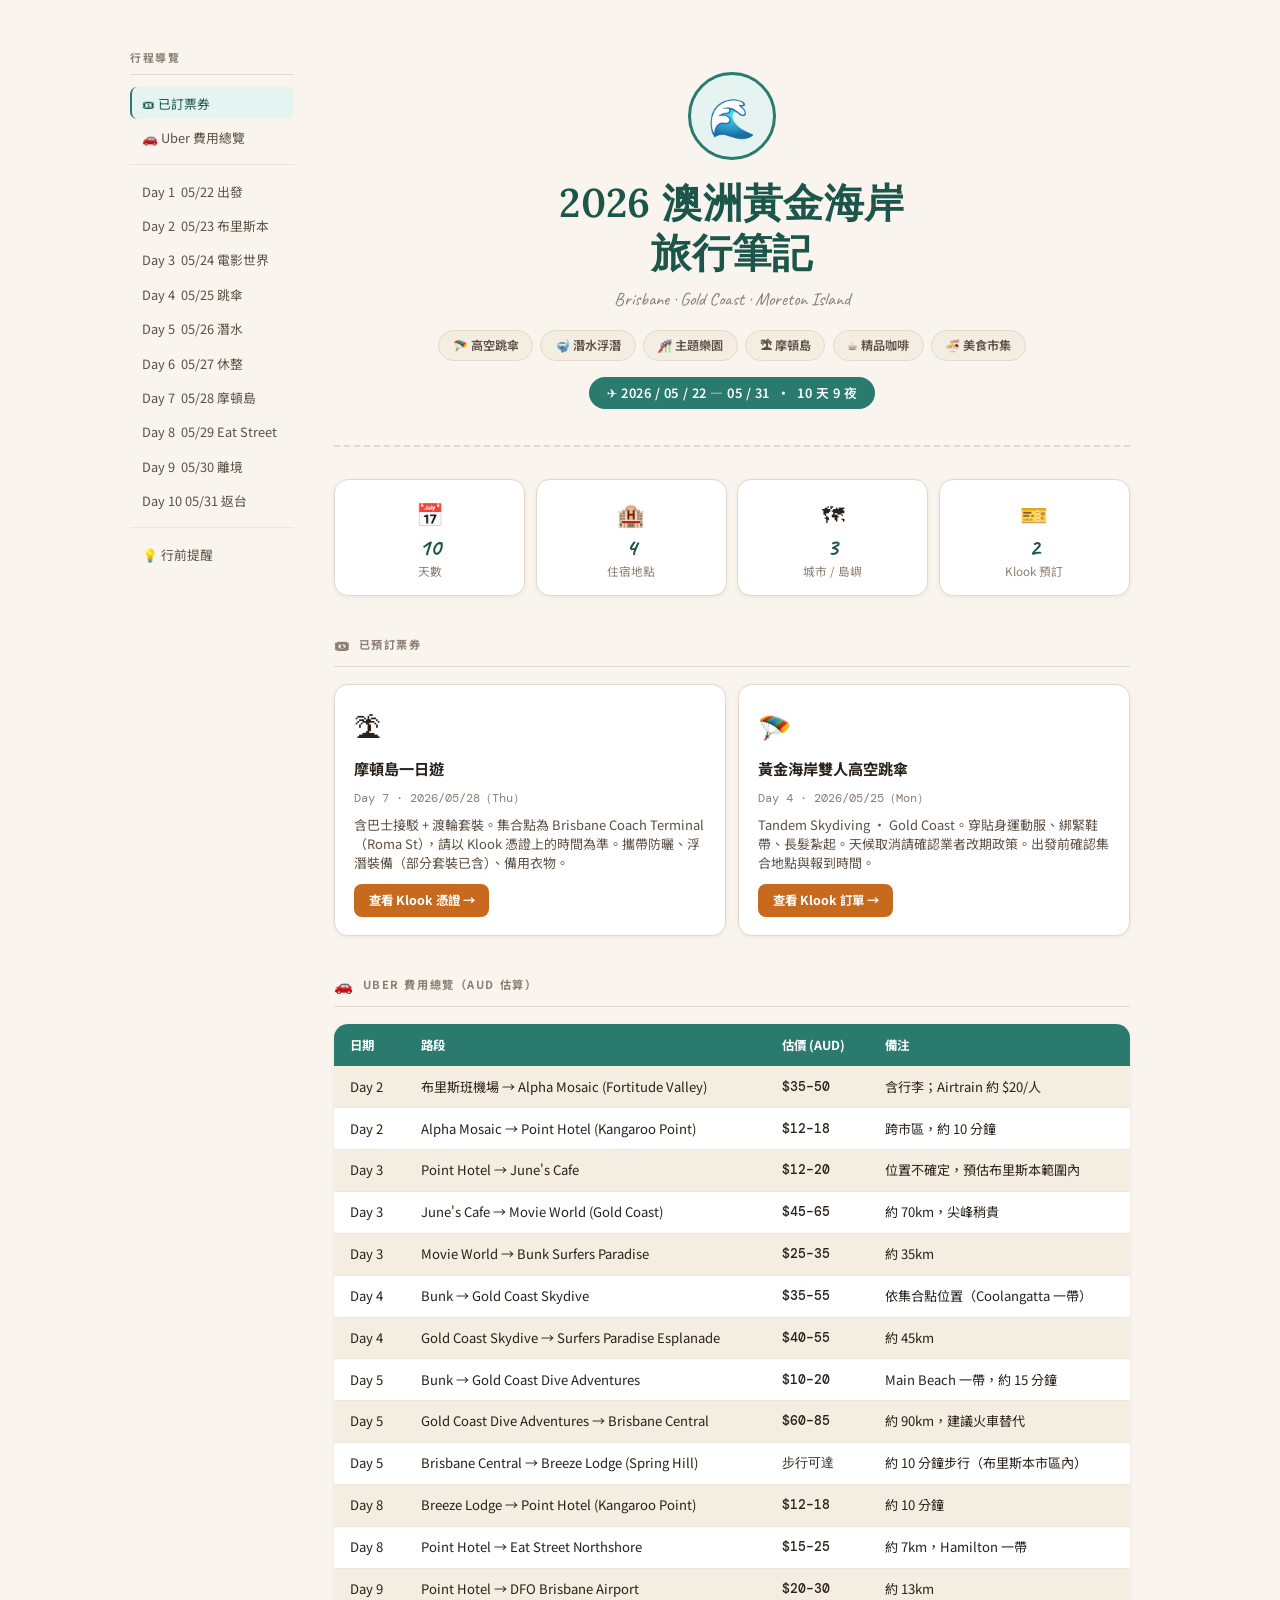
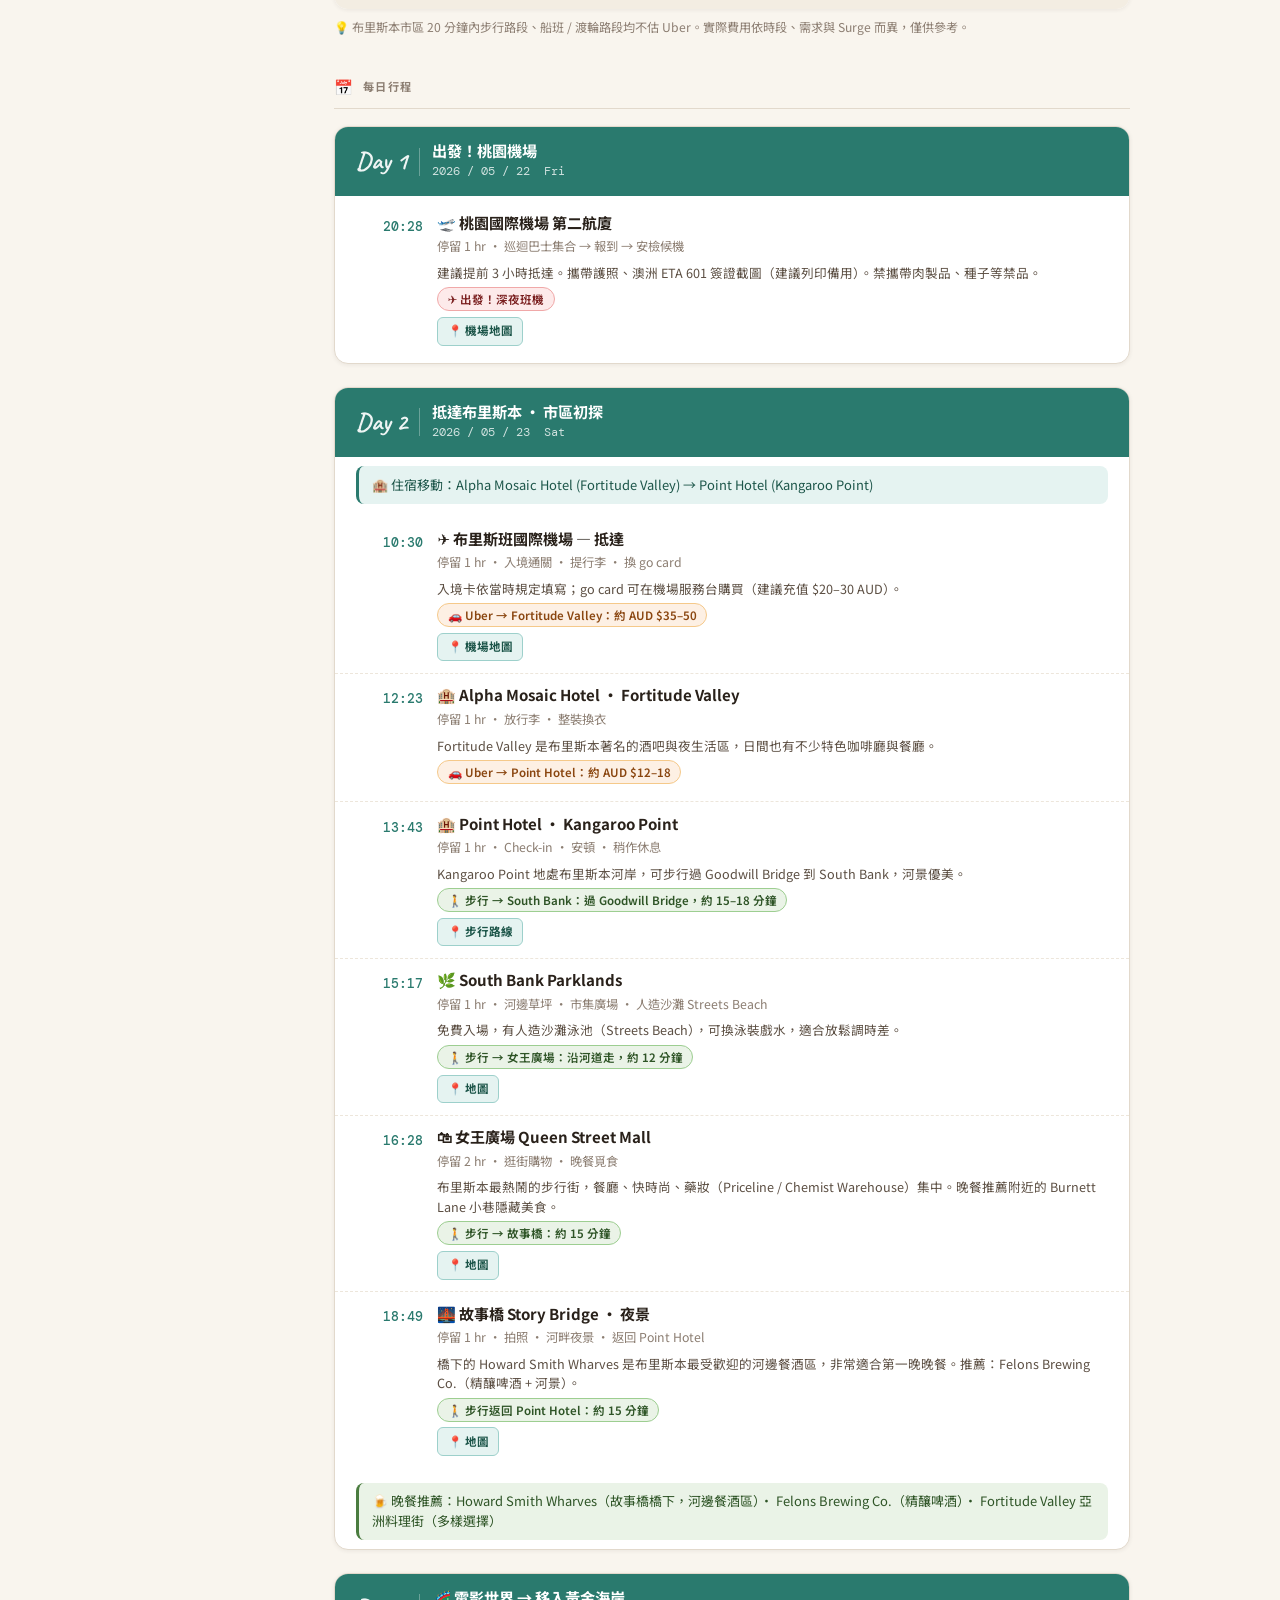
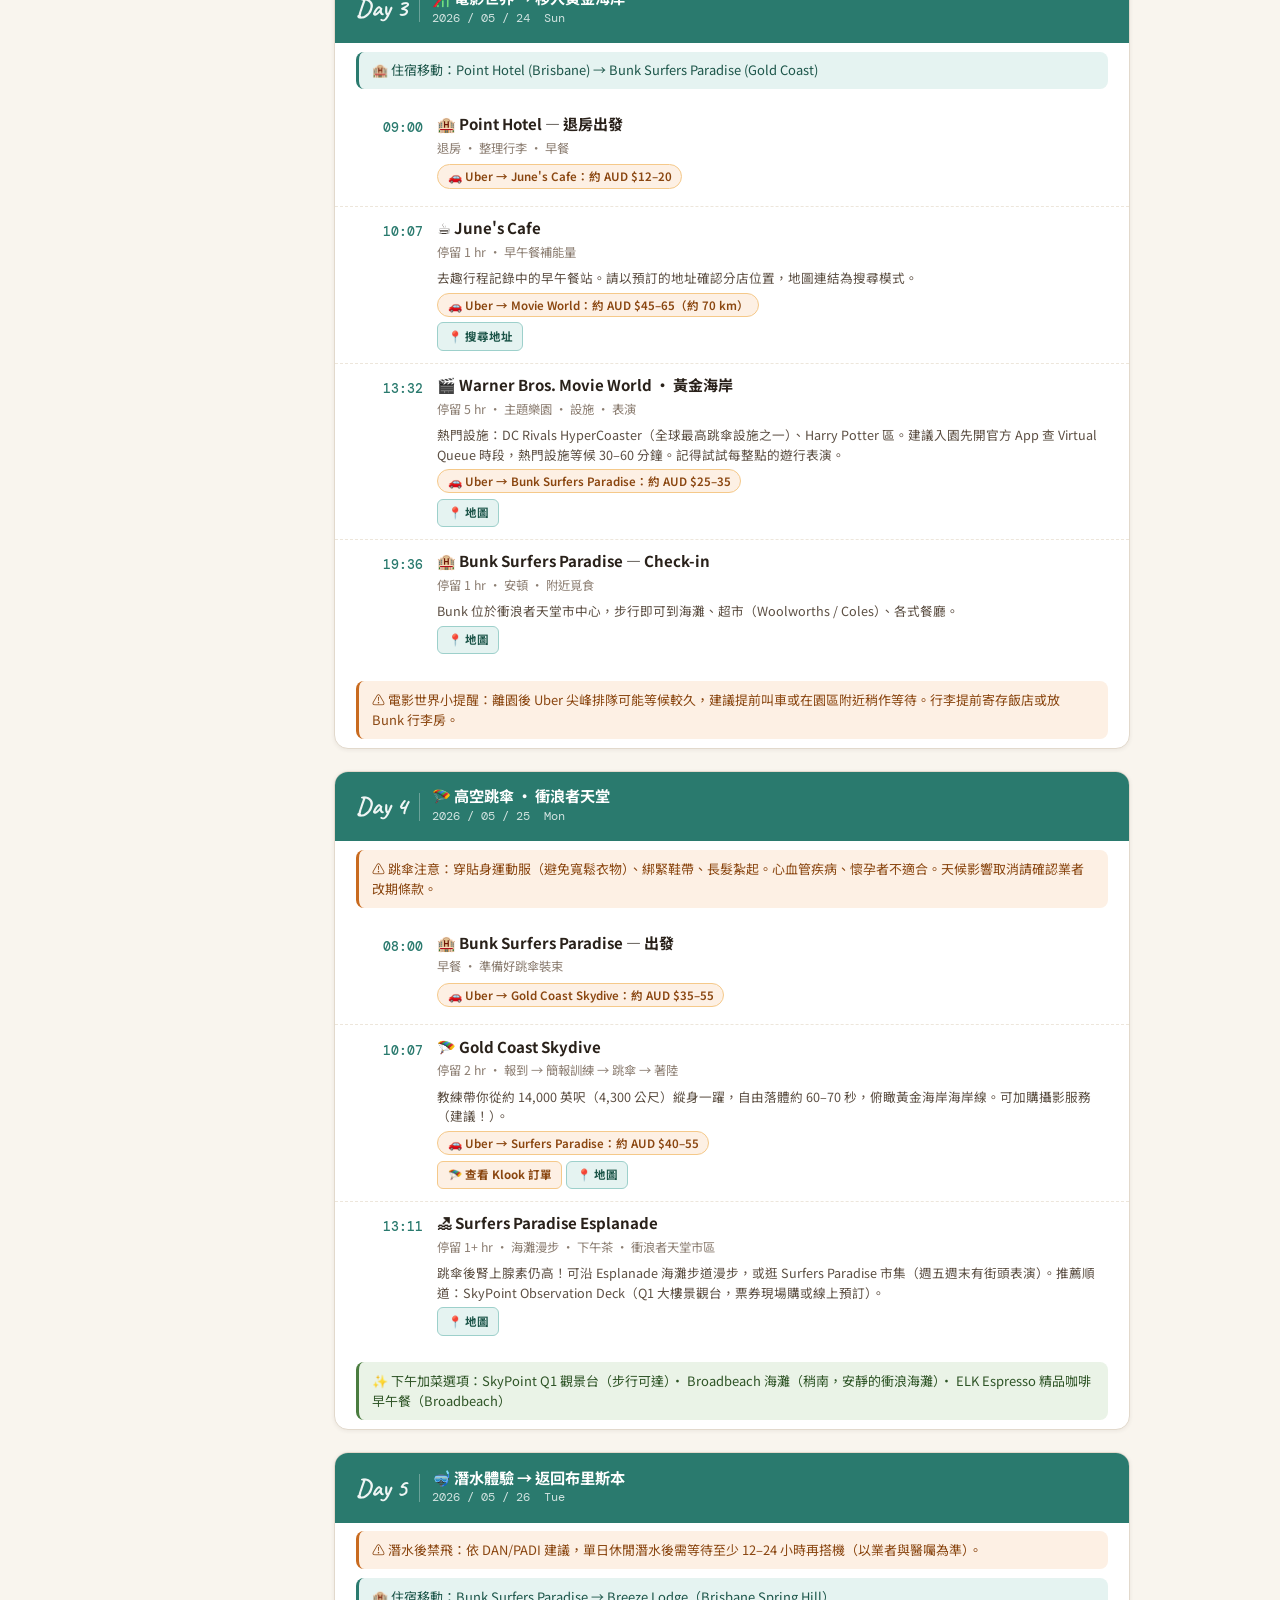
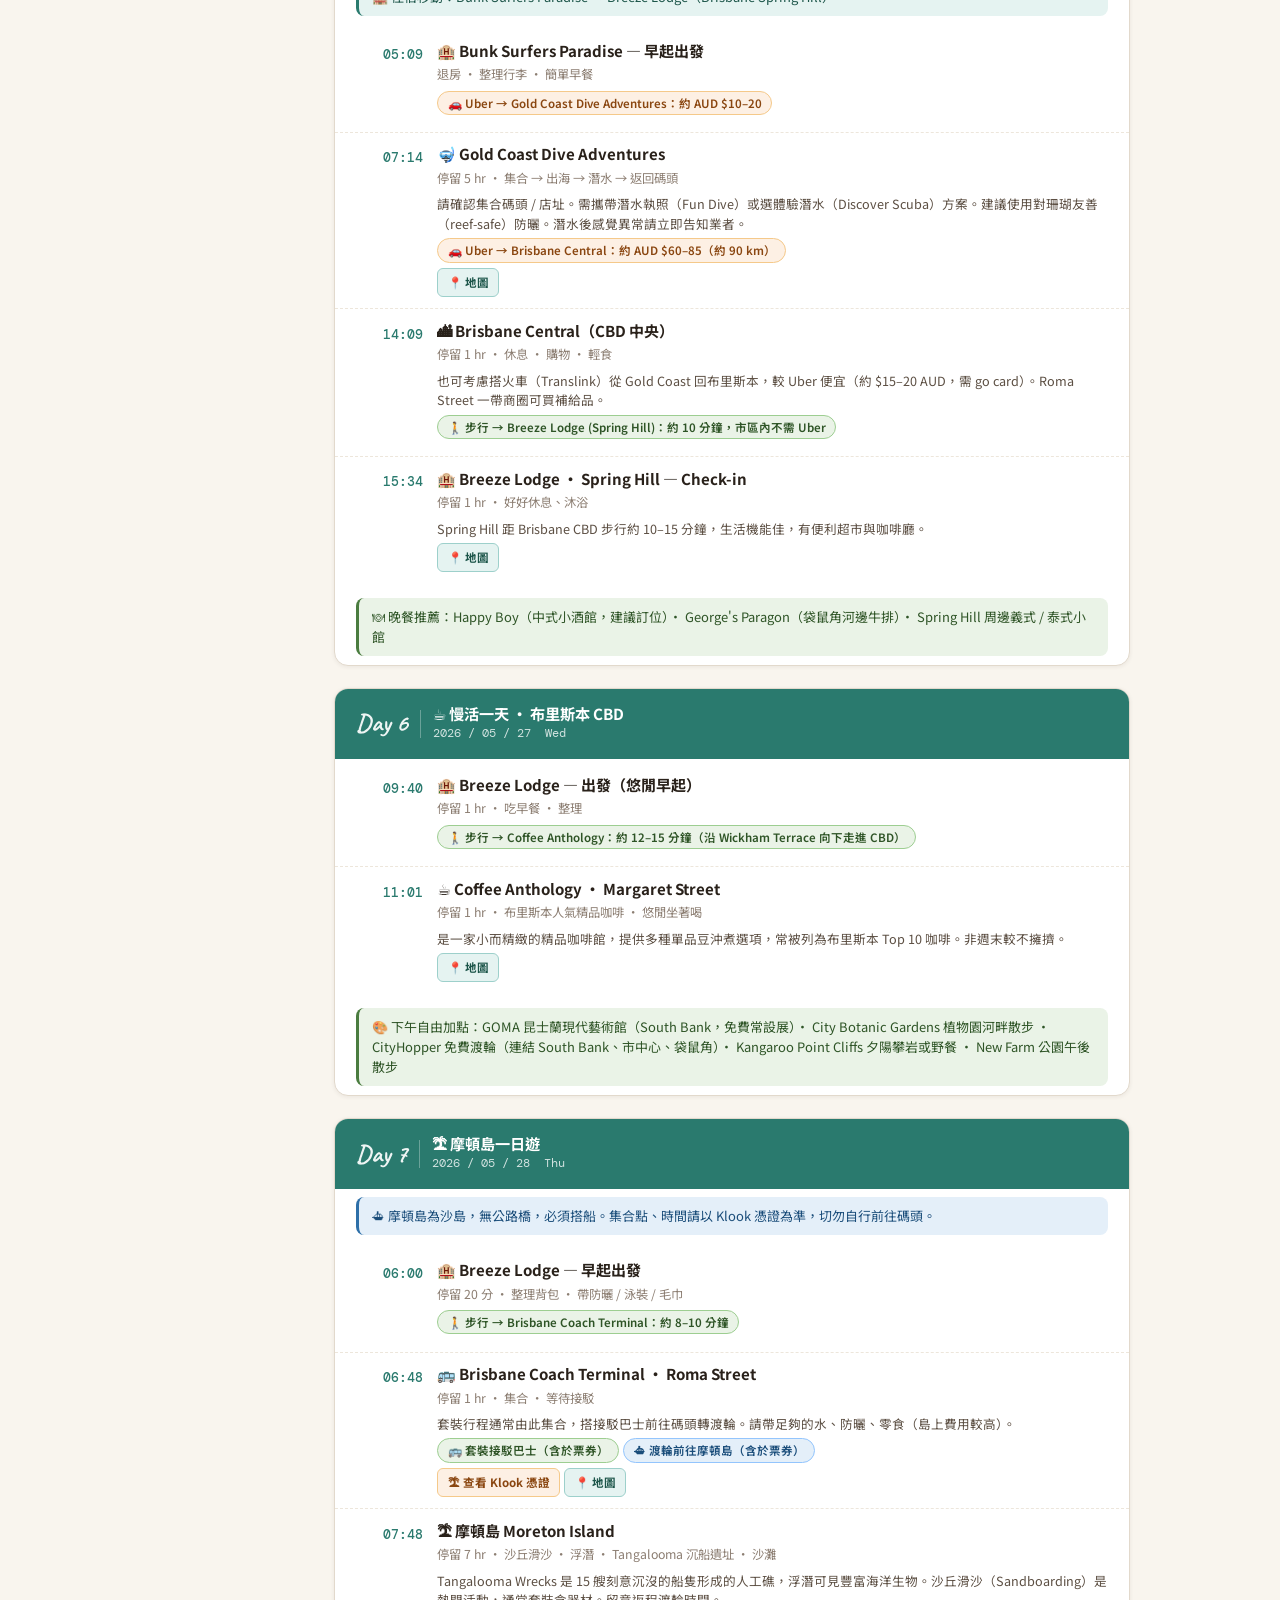
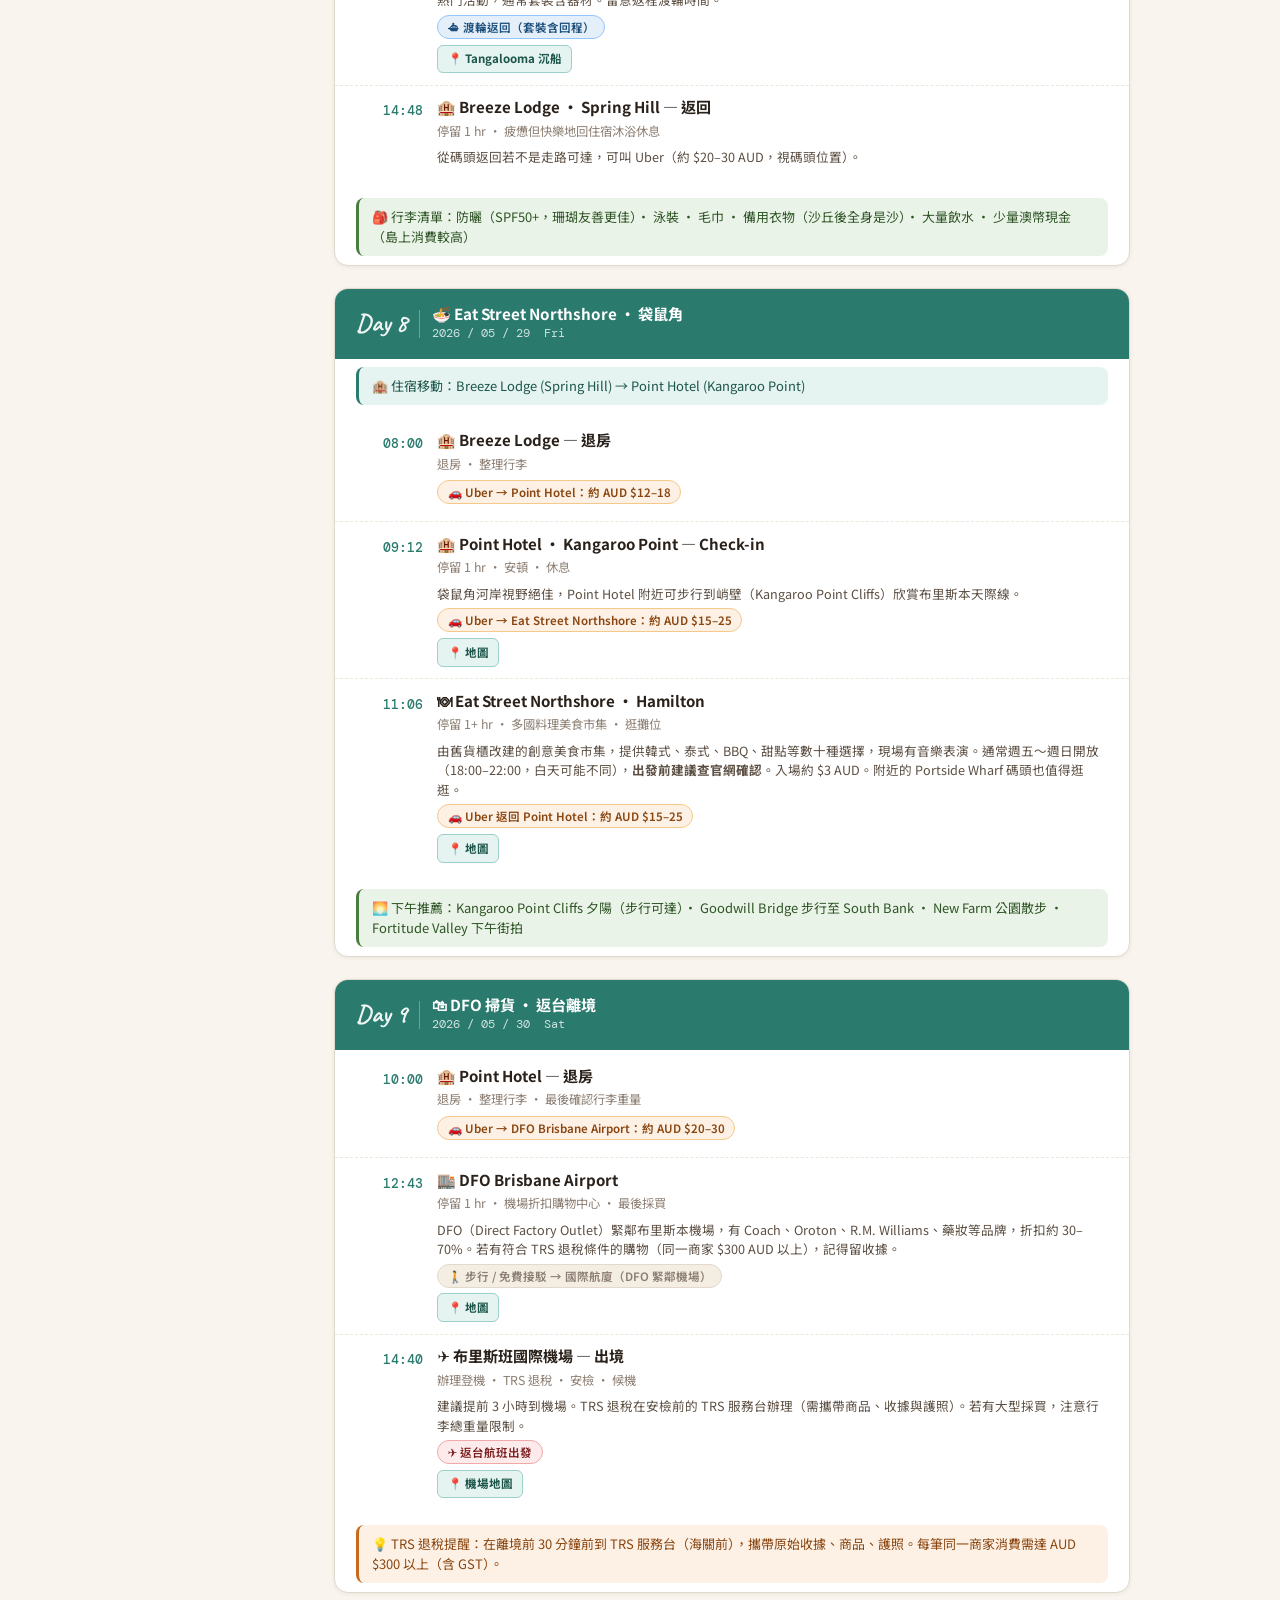
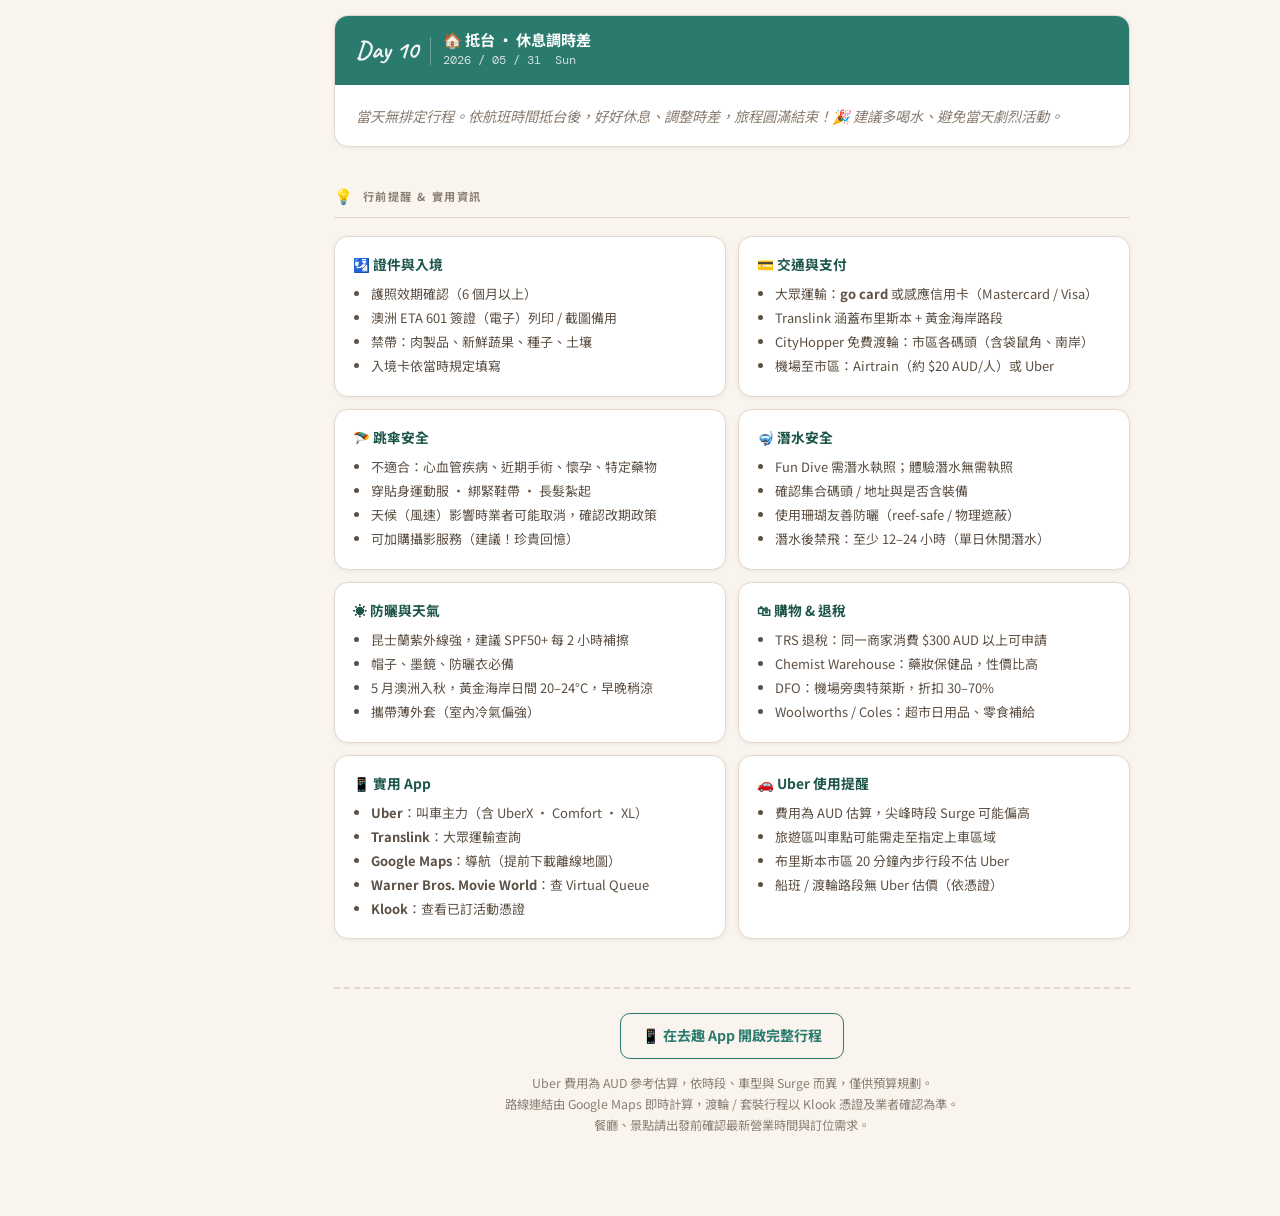
<file: 2026-australia-itinerary-v2.html>
<!DOCTYPE html>
<html lang="zh-Hant">
<head>
  <meta charset="UTF-8" />
  <meta name="viewport" content="width=device-width, initial-scale=1.0" />
  <title>2026 澳洲黃金海岸 · 旅行筆記 v2</title>
  <meta name="description" content="2026年5月 布里斯本·黃金海岸·摩頓島 10天9夜行程，含 Uber 估價、Klook 訂單、Google Maps 路線" />
  <link rel="preconnect" href="https://fonts.googleapis.com" />
  <link rel="preconnect" href="https://fonts.gstatic.com" crossorigin />
  <link href="https://fonts.googleapis.com/css2?family=Caveat:wght@500;700&family=Noto+Sans+TC:wght@400;500;600;700&family=DM+Mono:ital,wght@0,400;0,500;1,400&family=Lora:ital,wght@0,600;1,500&display=swap" rel="stylesheet" />

  <style>
  /* ═══════════════════════════════════════
     TOKENS
  ═══════════════════════════════════════ */
  :root {
    --paper:    #F9F5EE;
    --paper2:   #F3EDE2;
    --card:     #FFFFFF;
    --border:   #E2D9CC;
    --border2:  #EDE6DB;

    --ink:      #29211A;
    --ink2:     #5C4F43;
    --muted:    #8C7E72;

    --teal:     #2A7A6E;
    --teal-lt:  #E5F3F1;
    --teal-dk:  #1C5549;

    --amber:    #C86A1E;
    --amber-lt: #FDF0E4;
    --amber-dk: #8A4610;

    --sky:      #2D6FA8;
    --sky-lt:   #E4EFF9;

    --moss:     #4A7C3F;
    --moss-lt:  #EAF3E7;

    --ruby:     #B83232;
    --ruby-lt:  #FDEAEA;

    --shadow-sm: 0 1px 4px rgba(41,33,26,.07);
    --shadow:    0 3px 14px rgba(41,33,26,.09);
    --shadow-lg: 0 8px 32px rgba(41,33,26,.12);

    --r:   14px;
    --r-sm: 8px;
  }

  /* ═══════════════════════════════════════
     RESET & BASE
  ═══════════════════════════════════════ */
  *, *::before, *::after { box-sizing: border-box; margin: 0; padding: 0; }
  html { scroll-behavior: smooth; -webkit-text-size-adjust: 100%; }

  body {
    font-family: "Noto Sans TC", system-ui, sans-serif;
    background: var(--paper);
    color: var(--ink);
    line-height: 1.7;
    font-size: 0.94rem;
    min-height: 100vh;
  }

  a { color: var(--teal); }

  /* ═══════════════════════════════════════
     LAYOUT SHELL
  ═══════════════════════════════════════ */
  .shell {
    display: grid;
    grid-template-columns: 1fr;
    max-width: 1060px;
    margin: 0 auto;
  }

  @media (min-width: 820px) {
    .shell {
      grid-template-columns: 200px 1fr;
      gap: 0;
    }
  }

  /* ═══════════════════════════════════════
     STICKY SIDEBAR NAV
  ═══════════════════════════════════════ */
  .sidebar {
    display: none;
  }

  @media (min-width: 820px) {
    .sidebar {
      display: block;
      position: sticky;
      top: 1.5rem;
      align-self: start;
      height: fit-content;
      padding: 1.5rem 1rem 1.5rem 1.25rem;
    }
  }

  .sidebar-label {
    font-size: 0.68rem;
    font-weight: 700;
    text-transform: uppercase;
    letter-spacing: .15em;
    color: var(--muted);
    margin-bottom: 0.75rem;
    padding-bottom: 0.5rem;
    border-bottom: 1.5px solid var(--border);
  }

  .sidebar ul {
    list-style: none;
    display: flex;
    flex-direction: column;
    gap: 0.15rem;
  }

  .sidebar a {
    display: block;
    padding: 0.32rem 0.65rem;
    border-radius: 7px;
    font-size: 0.8rem;
    color: var(--ink2);
    text-decoration: none;
    transition: background .12s, color .12s;
    border-left: 2.5px solid transparent;
  }

  .sidebar a:hover,
  .sidebar a.active {
    background: var(--teal-lt);
    color: var(--teal-dk);
    border-left-color: var(--teal);
  }

  .sidebar .sep {
    height: 1px;
    background: var(--border2);
    margin: 0.5rem 0;
  }

  /* ═══════════════════════════════════════
     MAIN CONTENT
  ═══════════════════════════════════════ */
  .main {
    padding: 2rem 1.25rem 5rem;
    min-width: 0;
  }

  @media (min-width: 820px) {
    .main { padding: 2rem 2.5rem 5rem 1.5rem; }
  }

  /* ═══════════════════════════════════════
     COVER HEADER
  ═══════════════════════════════════════ */
  .cover {
    text-align: center;
    padding: 2.5rem 1rem 2.25rem;
    margin-bottom: 2rem;
    border-bottom: 2px dashed var(--border);
    position: relative;
  }

  .cover-badge {
    display: inline-flex;
    align-items: center;
    justify-content: center;
    width: 88px; height: 88px;
    border: 3px solid var(--teal);
    border-radius: 50%;
    font-size: 2.4rem;
    color: var(--teal);
    background: var(--teal-lt);
    margin-bottom: 1.1rem;
  }

  .cover h1 {
    font-family: "Lora", serif;
    font-size: clamp(1.7rem, 5vw, 2.5rem);
    font-weight: 600;
    color: var(--teal-dk);
    letter-spacing: .01em;
    margin-bottom: .4rem;
    line-height: 1.25;
  }

  .cover-en {
    font-family: "Caveat", cursive;
    font-size: 1.15rem;
    color: var(--muted);
    display: block;
    margin-bottom: .9rem;
  }

  .cover-meta {
    display: flex;
    flex-wrap: wrap;
    gap: .45rem;
    justify-content: center;
    margin-bottom: 1rem;
  }

  .cover-pill {
    display: inline-block;
    padding: .28rem .85rem;
    border-radius: 999px;
    font-size: .76rem;
    font-weight: 600;
    border: 1.5px solid var(--border);
    color: var(--ink2);
    background: var(--paper2);
  }

  .cover-date {
    display: inline-block;
    background: var(--teal);
    color: #fff;
    padding: .32rem 1.1rem;
    border-radius: 999px;
    font-size: .8rem;
    font-weight: 600;
    letter-spacing: .04em;
  }

  /* ═══════════════════════════════════════
     MOBILE QUICK NAV
  ═══════════════════════════════════════ */
  .mobile-nav {
    background: var(--card);
    border: 1.5px solid var(--border);
    border-radius: var(--r);
    padding: 1rem 1.2rem;
    margin-bottom: 1.75rem;
    box-shadow: var(--shadow-sm);
  }

  @media (min-width: 820px) { .mobile-nav { display: none; } }

  .mobile-nav-label {
    font-size: .7rem;
    font-weight: 700;
    text-transform: uppercase;
    letter-spacing: .12em;
    color: var(--muted);
    margin-bottom: .65rem;
  }

  .mobile-pills {
    display: flex;
    flex-wrap: wrap;
    gap: .35rem;
  }

  .mobile-pills a {
    padding: .28rem .65rem;
    border-radius: 999px;
    font-size: .76rem;
    font-weight: 600;
    text-decoration: none;
    border: 1.5px solid var(--border);
    color: var(--ink2);
    transition: all .12s;
  }

  .mobile-pills a:hover {
    border-color: var(--teal);
    color: var(--teal);
    background: var(--teal-lt);
  }

  /* ═══════════════════════════════════════
     SECTION HEADING
  ═══════════════════════════════════════ */
  .sec-head {
    display: flex;
    align-items: center;
    gap: .5rem;
    font-size: .7rem;
    font-weight: 700;
    text-transform: uppercase;
    letter-spacing: .14em;
    color: var(--muted);
    padding-bottom: .5rem;
    border-bottom: 1.5px solid var(--border);
    margin: 2.25rem 0 1.1rem;
  }

  .sec-head:first-of-type { margin-top: 0; }
  .sec-head i { font-style: normal; font-size: .95rem; }

  /* ═══════════════════════════════════════
     AT-A-GLANCE STATS
  ═══════════════════════════════════════ */
  .stats-grid {
    display: grid;
    grid-template-columns: repeat(2, 1fr);
    gap: .65rem;
    margin-bottom: .25rem;
  }

  @media (min-width: 540px) {
    .stats-grid { grid-template-columns: repeat(4, 1fr); }
  }

  .stat-card {
    background: var(--card);
    border: 1.5px solid var(--border);
    border-radius: var(--r);
    padding: .85rem 1rem;
    text-align: center;
    box-shadow: var(--shadow-sm);
  }

  .stat-icon { font-size: 1.4rem; display: block; margin-bottom: .2rem; }
  .stat-val  { font-family: "Caveat", cursive; font-size: 1.5rem; font-weight: 700; color: var(--teal-dk); line-height: 1; }
  .stat-lbl  { font-size: .73rem; color: var(--muted); margin-top: .15rem; }

  /* ═══════════════════════════════════════
     BOOKING CARDS
  ═══════════════════════════════════════ */
  .booking-grid {
    display: grid;
    gap: .75rem;
  }

  @media (min-width: 560px) {
    .booking-grid { grid-template-columns: 1fr 1fr; }
  }

  .bk-card {
    background: var(--card);
    border: 1.5px solid var(--border);
    border-radius: var(--r);
    padding: 1.1rem 1.2rem;
    box-shadow: var(--shadow-sm);
    display: flex;
    flex-direction: column;
    gap: .4rem;
  }

  .bk-icon { font-size: 1.7rem; }
  .bk-name { font-weight: 700; font-size: .95rem; color: var(--ink); }
  .bk-date { font-family: "DM Mono", monospace; font-size: .75rem; color: var(--muted); }
  .bk-desc { font-size: .81rem; color: var(--ink2); line-height: 1.5; }

  .bk-btn {
    display: inline-flex;
    align-items: center;
    gap: .3rem;
    margin-top: .3rem;
    padding: .38rem .9rem;
    background: var(--amber);
    color: #fff;
    text-decoration: none;
    border-radius: var(--r-sm);
    font-size: .78rem;
    font-weight: 700;
    width: fit-content;
    transition: background .15s;
  }
  .bk-btn:hover { background: var(--amber-dk); }

  /* ═══════════════════════════════════════
     DAY CARD
  ═══════════════════════════════════════ */
  .day-wrap { margin-bottom: 1.4rem; scroll-margin-top: 1.5rem; }

  .day-card {
    background: var(--card);
    border: 1.5px solid var(--border);
    border-radius: var(--r);
    overflow: hidden;
    box-shadow: var(--shadow-sm);
  }

  /* day header */
  .day-hd {
    display: flex;
    align-items: center;
    gap: .75rem;
    padding: .9rem 1.3rem;
    background: var(--teal);
    color: #fff;
  }

  .day-hd-num {
    font-family: "Caveat", cursive;
    font-size: 1.55rem;
    font-weight: 700;
    line-height: 1;
    white-space: nowrap;
    opacity: .92;
  }

  .day-hd-divider {
    width: 1px; height: 28px;
    background: rgba(255,255,255,.3);
    flex-shrink: 0;
  }

  .day-hd-right { flex: 1; min-width: 0; }

  .day-hd-title {
    font-size: .95rem;
    font-weight: 700;
    line-height: 1.3;
    margin-bottom: .06rem;
  }

  .day-hd-date {
    font-family: "DM Mono", monospace;
    font-size: .73rem;
    opacity: .78;
  }

  /* note strips */
  .day-note {
    margin: .55rem 1.3rem;
    padding: .55rem .85rem;
    border-radius: var(--r-sm);
    font-size: .81rem;
    line-height: 1.55;
  }
  .day-note.stay  { background: var(--teal-lt);  border-left: 3px solid var(--teal);  color: var(--teal-dk); }
  .day-note.warn  { background: var(--amber-lt); border-left: 3px solid var(--amber); color: var(--amber-dk); }
  .day-note.ferry { background: var(--sky-lt);   border-left: 3px solid var(--sky);   color: #1a4d7a; }
  .day-note.tip   { background: var(--moss-lt);  border-left: 3px solid var(--moss);  color: #2e5426; }

  /* ═══════════════════════════════════════
     TIMELINE ROWS
  ═══════════════════════════════════════ */
  .tl { padding: .3rem 0 .4rem; }

  .tl-row {
    display: grid;
    grid-template-columns: 4.2rem 1fr;
    gap: .45rem .9rem;
    padding: .72rem 1.3rem;
    border-bottom: 1px dashed var(--border2);
    align-items: start;
  }

  .tl-row:last-child { border-bottom: none; }

  .tl-time {
    font-family: "DM Mono", monospace;
    font-size: .79rem;
    font-weight: 500;
    color: var(--teal);
    text-align: right;
    padding-top: .18rem;
    white-space: nowrap;
  }

  .tl-body { min-width: 0; }

  .tl-place {
    font-weight: 700;
    font-size: .94rem;
    margin-bottom: .2rem;
    line-height: 1.35;
  }

  .tl-dur {
    font-size: .77rem;
    color: var(--muted);
    margin-bottom: .35rem;
  }

  /* chips row */
  .chips { display: flex; flex-wrap: wrap; gap: .28rem; margin-bottom: .35rem; }

  .chip {
    display: inline-flex;
    align-items: center;
    gap: .22rem;
    padding: .19rem .58rem;
    border-radius: 999px;
    font-size: .72rem;
    font-weight: 600;
    border: 1px solid;
    line-height: 1.4;
    text-decoration: none;
    transition: opacity .12s;
  }
  .chip:hover { opacity: .82; }

  .chip.walk  { background: var(--moss-lt); border-color: #9dce91; color: #2e5426; }
  .chip.uber  { background: var(--amber-lt); border-color: #f5c98a; color: var(--amber-dk); }
  .chip.ferry { background: var(--sky-lt); border-color: #93c5fd; color: #1a4d7a; }
  .chip.bus   { background: var(--moss-lt); border-color: #9dce91; color: #2e5426; }
  .chip.fly   { background: var(--ruby-lt); border-color: #f0a8a8; color: #7a1f1f; }
  .chip.map   { background: var(--teal-lt); border-color: #9dd0cb; color: var(--teal-dk); }
  .chip.free  { background: var(--paper2); border-color: var(--border); color: var(--muted); }

  /* link buttons */
  .links { display: flex; flex-wrap: wrap; gap: .28rem; }

  .lbtn {
    display: inline-flex;
    align-items: center;
    gap: .22rem;
    padding: .22rem .58rem;
    border-radius: 6px;
    font-size: .72rem;
    font-weight: 700;
    text-decoration: none;
    border: 1px solid;
    transition: background .12s;
  }
  .lbtn.map  { background: var(--teal-lt); border-color: #9dd0cb; color: var(--teal-dk); }
  .lbtn.book { background: var(--amber-lt); border-color: #f5c98a; color: var(--amber-dk); }
  .lbtn.map:hover  { background: #c3e8e6; }
  .lbtn.book:hover { background: #fde4c0; }

  /* description text inside row */
  .tl-info {
    font-size: .79rem;
    color: var(--ink2);
    margin-bottom: .3rem;
    line-height: 1.55;
  }

  .tl-info li { margin-bottom: .15rem; }

  /* ═══════════════════════════════════════
     EMPTY DAY
  ═══════════════════════════════════════ */
  .empty-body {
    padding: 1.15rem 1.3rem;
    font-style: italic;
    color: var(--muted);
    font-size: .89rem;
  }

  /* ═══════════════════════════════════════
     TIPS GRID
  ═══════════════════════════════════════ */
  .tips-grid {
    display: grid;
    gap: .75rem;
  }

  @media (min-width: 560px) {
    .tips-grid { grid-template-columns: 1fr 1fr; }
  }

  .tip-card {
    background: var(--card);
    border: 1.5px solid var(--border);
    border-radius: var(--r);
    padding: 1rem 1.15rem;
    box-shadow: var(--shadow-sm);
  }

  .tip-card h4 {
    font-size: .86rem;
    font-weight: 700;
    color: var(--teal-dk);
    margin-bottom: .5rem;
  }

  .tip-card ul {
    padding-left: 1.1rem;
    font-size: .81rem;
    color: var(--ink2);
  }
  .tip-card li { margin-bottom: .28rem; line-height: 1.5; }

  /* ═══════════════════════════════════════
     UBER SUMMARY TABLE
  ═══════════════════════════════════════ */
  .uber-table {
    width: 100%;
    border-collapse: collapse;
    font-size: .82rem;
    background: var(--card);
    border-radius: var(--r);
    overflow: hidden;
    box-shadow: var(--shadow-sm);
  }

  .uber-table thead tr { background: var(--teal); color: #fff; }
  .uber-table thead th { padding: .65rem 1rem; text-align: left; font-weight: 700; font-size: .78rem; }
  .uber-table tbody tr:nth-child(odd)  { background: var(--paper2); }
  .uber-table tbody tr:nth-child(even) { background: var(--card); }
  .uber-table td { padding: .58rem 1rem; border-bottom: 1px solid var(--border2); color: var(--ink); }
  .uber-table tbody tr:last-child td { border-bottom: none; }
  .uber-price { font-family: "DM Mono", monospace; font-weight: 500; color: var(--amber-dk); white-space: nowrap; }

  /* ═══════════════════════════════════════
     FOOTER
  ═══════════════════════════════════════ */
  footer {
    margin-top: 3rem;
    padding-top: 1.5rem;
    border-top: 2px dashed var(--border);
    text-align: center;
  }

  .chictrip-btn {
    display: inline-flex;
    align-items: center;
    gap: .45rem;
    color: var(--teal);
    text-decoration: none;
    font-weight: 700;
    padding: .6rem 1.3rem;
    border-radius: 10px;
    border: 1.5px solid var(--teal);
    transition: background .15s;
    font-size: .88rem;
  }
  .chictrip-btn:hover { background: var(--teal-lt); }

  .footer-note {
    margin-top: .9rem;
    font-size: .77rem;
    color: var(--muted);
    line-height: 1.7;
  }

  /* ═══════════════════════════════════════
     PRINT
  ═══════════════════════════════════════ */
  @media print {
    body { background: #fff; font-size: .85rem; }
    .sidebar, .mobile-nav { display: none; }
    .day-card { box-shadow: none; break-inside: avoid; }
    .main { padding: 0; }
  }
  </style>
</head>
<body>

<div class="shell">

  <!-- ══════════════════════
       STICKY SIDEBAR NAV
  ══════════════════════ -->
  <aside class="sidebar">
    <div class="sidebar-label">行程導覽</div>
    <ul>
      <li><a href="#bookings">🎟 已訂票券</a></li>
      <li><a href="#uber-summary">🚗 Uber 費用總覽</a></li>
      <div class="sep"></div>
      <li><a href="#d1">Day 1 &nbsp;05/22 出發</a></li>
      <li><a href="#d2">Day 2 &nbsp;05/23 布里斯本</a></li>
      <li><a href="#d3">Day 3 &nbsp;05/24 電影世界</a></li>
      <li><a href="#d4">Day 4 &nbsp;05/25 跳傘</a></li>
      <li><a href="#d5">Day 5 &nbsp;05/26 潛水</a></li>
      <li><a href="#d6">Day 6 &nbsp;05/27 休整</a></li>
      <li><a href="#d7">Day 7 &nbsp;05/28 摩頓島</a></li>
      <li><a href="#d8">Day 8 &nbsp;05/29 Eat Street</a></li>
      <li><a href="#d9">Day 9 &nbsp;05/30 離境</a></li>
      <li><a href="#d10">Day 10 05/31 返台</a></li>
      <div class="sep"></div>
      <li><a href="#tips">💡 行前提醒</a></li>
    </ul>
  </aside>

  <!-- ══════════════════════
       MAIN CONTENT
  ══════════════════════ -->
  <main class="main">

    <!-- ── COVER ── -->
    <header class="cover">
      <div class="cover-badge">🌊</div>
      <h1>2026 澳洲黃金海岸<br>旅行筆記</h1>
      <span class="cover-en">Brisbane · Gold Coast · Moreton Island</span>
      <div class="cover-meta">
        <span class="cover-pill">🪂 高空跳傘</span>
        <span class="cover-pill">🤿 潛水浮潛</span>
        <span class="cover-pill">🎢 主題樂園</span>
        <span class="cover-pill">🏝 摩頓島</span>
        <span class="cover-pill">☕ 精品咖啡</span>
        <span class="cover-pill">🍜 美食市集</span>
      </div>
      <span class="cover-date">✈ 2026 / 05 / 22 — 05 / 31 &nbsp;·&nbsp; 10 天 9 夜</span>
    </header>

    <!-- ── MOBILE NAV ── -->
    <nav class="mobile-nav" aria-label="快速跳轉">
      <div class="mobile-nav-label">快速跳轉</div>
      <div class="mobile-pills">
        <a href="#bookings">🎟 訂單</a>
        <a href="#uber-summary">🚗 Uber</a>
        <a href="#d1">D1</a><a href="#d2">D2</a><a href="#d3">D3</a>
        <a href="#d4">D4</a><a href="#d5">D5</a><a href="#d6">D6</a>
        <a href="#d7">D7</a><a href="#d8">D8</a><a href="#d9">D9</a>
        <a href="#d10">D10</a>
        <a href="#tips">💡 提醒</a>
      </div>
    </nav>

    <!-- ── AT-A-GLANCE ── -->
    <div class="stats-grid">
      <div class="stat-card">
        <span class="stat-icon">📅</span>
        <div class="stat-val">10</div>
        <div class="stat-lbl">天數</div>
      </div>
      <div class="stat-card">
        <span class="stat-icon">🏨</span>
        <div class="stat-val">4</div>
        <div class="stat-lbl">住宿地點</div>
      </div>
      <div class="stat-card">
        <span class="stat-icon">🗺</span>
        <div class="stat-val">3</div>
        <div class="stat-lbl">城市 / 島嶼</div>
      </div>
      <div class="stat-card">
        <span class="stat-icon">🎫</span>
        <div class="stat-val">2</div>
        <div class="stat-lbl">Klook 預訂</div>
      </div>
    </div>

    <!-- ── BOOKINGS ── -->
    <div class="sec-head" id="bookings"><i>🎟</i> 已預訂票券</div>
    <div class="booking-grid">
      <div class="bk-card">
        <span class="bk-icon">🏝</span>
        <div class="bk-name">摩頓島一日遊</div>
        <div class="bk-date">Day 7 · 2026/05/28（Thu）</div>
        <div class="bk-desc">含巴士接駁 + 渡輪套裝。集合點為 Brisbane Coach Terminal（Roma St），請以 Klook 憑證上的時間為準。攜帶防曬、浮潛裝備（部分套裝已含）、備用衣物。</div>
        <a class="bk-btn" href="https://www.klook.com/zh-TW/voucher-new/b8cea3b7-2127-4021-7d2a-07d1408a7432?lang=zh_TW&spm=BookingDetail.SeeVoucher&clickId=cde118def7" target="_blank" rel="noopener noreferrer">查看 Klook 憑證 →</a>
      </div>
      <div class="bk-card">
        <span class="bk-icon">🪂</span>
        <div class="bk-name">黃金海岸雙人高空跳傘</div>
        <div class="bk-date">Day 4 · 2026/05/25（Mon）</div>
        <div class="bk-desc">Tandem Skydiving · Gold Coast。穿貼身運動服、綁緊鞋帶、長髮紮起。天候取消請確認業者改期政策。出發前確認集合地點與報到時間。</div>
        <a class="bk-btn" href="https://www.klook.com/zh-TW/activity/95030-tandem-skydiving-experience-gold-coast/?spm=Booking.ShoppingCartBox_Activity_LIST&clickId=be39d4ab9d5" target="_blank" rel="noopener noreferrer">查看 Klook 訂單 →</a>
      </div>
    </div>

    <!-- ── UBER SUMMARY ── -->
    <div class="sec-head" id="uber-summary"><i>🚗</i> Uber 費用總覽（AUD 估算）</div>
    <table class="uber-table">
      <thead>
        <tr>
          <th>日期</th>
          <th>路段</th>
          <th>估價 (AUD)</th>
          <th>備注</th>
        </tr>
      </thead>
      <tbody>
        <tr><td>Day 2</td><td>布里斯班機場 → Alpha Mosaic (Fortitude Valley)</td><td class="uber-price">$35–50</td><td>含行李；Airtrain 約 $20/人</td></tr>
        <tr><td>Day 2</td><td>Alpha Mosaic → Point Hotel (Kangaroo Point)</td><td class="uber-price">$12–18</td><td>跨市區，約 10 分鐘</td></tr>
        <tr><td>Day 3</td><td>Point Hotel → June's Cafe</td><td class="uber-price">$12–20</td><td>位置不確定，預估布里斯本範圍內</td></tr>
        <tr><td>Day 3</td><td>June's Cafe → Movie World (Gold Coast)</td><td class="uber-price">$45–65</td><td>約 70km，尖峰稍貴</td></tr>
        <tr><td>Day 3</td><td>Movie World → Bunk Surfers Paradise</td><td class="uber-price">$25–35</td><td>約 35km</td></tr>
        <tr><td>Day 4</td><td>Bunk → Gold Coast Skydive</td><td class="uber-price">$35–55</td><td>依集合點位置（Coolangatta 一帶）</td></tr>
        <tr><td>Day 4</td><td>Gold Coast Skydive → Surfers Paradise Esplanade</td><td class="uber-price">$40–55</td><td>約 45km</td></tr>
        <tr><td>Day 5</td><td>Bunk → Gold Coast Dive Adventures</td><td class="uber-price">$10–20</td><td>Main Beach 一帶，約 15 分鐘</td></tr>
        <tr><td>Day 5</td><td>Gold Coast Dive Adventures → Brisbane Central</td><td class="uber-price">$60–85</td><td>約 90km，建議火車替代</td></tr>
        <tr><td>Day 5</td><td>Brisbane Central → Breeze Lodge (Spring Hill)</td><td class="uber-price">步行可達</td><td>約 10 分鐘步行（布里斯本市區內）</td></tr>
        <tr><td>Day 8</td><td>Breeze Lodge → Point Hotel (Kangaroo Point)</td><td class="uber-price">$12–18</td><td>約 10 分鐘</td></tr>
        <tr><td>Day 8</td><td>Point Hotel → Eat Street Northshore</td><td class="uber-price">$15–25</td><td>約 7km，Hamilton 一帶</td></tr>
        <tr><td>Day 9</td><td>Point Hotel → DFO Brisbane Airport</td><td class="uber-price">$20–30</td><td>約 13km</td></tr>
      </tbody>
    </table>
    <p style="font-size:.76rem;color:var(--muted);margin-top:.55rem;line-height:1.6;">
      💡 布里斯本市區 20 分鐘內步行路段、船班 / 渡輪路段均不估 Uber。實際費用依時段、需求與 Surge 而異，僅供參考。
    </p>

    <!-- ── DAILY ITINERARY ── -->
    <div class="sec-head"><i>📅</i> 每日行程</div>

    <!-- ════ DAY 1 ════ -->
    <div class="day-wrap" id="d1">
      <div class="day-card">
        <div class="day-hd">
          <div class="day-hd-num">Day 1</div>
          <div class="day-hd-divider"></div>
          <div class="day-hd-right">
            <div class="day-hd-title">出發！桃園機場</div>
            <div class="day-hd-date">2026 / 05 / 22 &nbsp;Fri</div>
          </div>
        </div>
        <div class="tl">
          <div class="tl-row">
            <div class="tl-time">20:28</div>
            <div class="tl-body">
              <div class="tl-place">🛫 桃園國際機場 第二航廈</div>
              <div class="tl-dur">停留 1 hr · 巡迴巴士集合 → 報到 → 安檢候機</div>
              <div class="tl-info">建議提前 3 小時抵達。攜帶護照、澳洲 ETA 601 簽證截圖（建議列印備用）。禁攜帶肉製品、種子等禁品。</div>
              <div class="chips">
                <span class="chip fly">✈ 出發！深夜班機</span>
              </div>
              <div class="links">
                <a class="lbtn map" href="https://www.google.com/maps/search/?api=1&query=Taoyuan+International+Airport+Terminal+2" target="_blank" rel="noopener noreferrer">📍 機場地圖</a>
              </div>
            </div>
          </div>
        </div>
      </div>
    </div>

    <!-- ════ DAY 2 ════ -->
    <div class="day-wrap" id="d2">
      <div class="day-card">
        <div class="day-hd">
          <div class="day-hd-num">Day 2</div>
          <div class="day-hd-divider"></div>
          <div class="day-hd-right">
            <div class="day-hd-title">抵達布里斯本 · 市區初探</div>
            <div class="day-hd-date">2026 / 05 / 23 &nbsp;Sat</div>
          </div>
        </div>
        <div class="day-note stay">🏨 住宿移動：Alpha Mosaic Hotel (Fortitude Valley) → Point Hotel (Kangaroo Point)</div>
        <div class="tl">
          <div class="tl-row">
            <div class="tl-time">10:30</div>
            <div class="tl-body">
              <div class="tl-place">✈ 布里斯班國際機場 — 抵達</div>
              <div class="tl-dur">停留 1 hr · 入境通關 · 提行李 · 換 go card</div>
              <div class="tl-info">入境卡依當時規定填寫；go card 可在機場服務台購買（建議充值 $20–30 AUD）。</div>
              <div class="chips">
                <a class="chip uber" href="https://www.google.com/maps/dir/?api=1&origin=Brisbane+Airport+International+Terminal&destination=Alpha+Mosaic+Hotel+Fortitude+Valley&travelmode=driving" target="_blank" rel="noopener noreferrer">🚗 Uber → Fortitude Valley：約 AUD $35–50</a>
              </div>
              <div class="links">
                <a class="lbtn map" href="https://www.google.com/maps/search/?api=1&query=Brisbane+Airport+International+Terminal" target="_blank" rel="noopener noreferrer">📍 機場地圖</a>
              </div>
            </div>
          </div>
          <div class="tl-row">
            <div class="tl-time">12:23</div>
            <div class="tl-body">
              <div class="tl-place">🏨 Alpha Mosaic Hotel · Fortitude Valley</div>
              <div class="tl-dur">停留 1 hr · 放行李 · 整裝換衣</div>
              <div class="tl-info">Fortitude Valley 是布里斯本著名的酒吧與夜生活區，日間也有不少特色咖啡廳與餐廳。</div>
              <div class="chips">
                <a class="chip uber" href="https://www.google.com/maps/dir/?api=1&origin=Alpha+Mosaic+Hotel+Fortitude+Valley&destination=The+Point+Brisbane+Hotel+Kangaroo+Point&travelmode=driving" target="_blank" rel="noopener noreferrer">🚗 Uber → Point Hotel：約 AUD $12–18</a>
              </div>
            </div>
          </div>
          <div class="tl-row">
            <div class="tl-time">13:43</div>
            <div class="tl-body">
              <div class="tl-place">🏨 Point Hotel · Kangaroo Point</div>
              <div class="tl-dur">停留 1 hr · Check-in · 安頓 · 稍作休息</div>
              <div class="tl-info">Kangaroo Point 地處布里斯本河岸，可步行過 Goodwill Bridge 到 South Bank，河景優美。</div>
              <div class="chips">
                <span class="chip walk">🚶 步行 → South Bank：過 Goodwill Bridge，約 15–18 分鐘</span>
              </div>
              <div class="links">
                <a class="lbtn map" href="https://www.google.com/maps/dir/?api=1&origin=The+Point+Brisbane+Hotel+Kangaroo+Point&destination=South+Bank+Parklands+Brisbane&travelmode=walking" target="_blank" rel="noopener noreferrer">📍 步行路線</a>
              </div>
            </div>
          </div>
          <div class="tl-row">
            <div class="tl-time">15:17</div>
            <div class="tl-body">
              <div class="tl-place">🌿 South Bank Parklands</div>
              <div class="tl-dur">停留 1 hr · 河邊草坪 · 市集廣場 · 人造沙灘 Streets Beach</div>
              <div class="tl-info">免費入場，有人造沙灘泳池（Streets Beach），可換泳裝戲水，適合放鬆調時差。</div>
              <div class="chips">
                <span class="chip walk">🚶 步行 → 女王廣場：沿河道走，約 12 分鐘</span>
              </div>
              <div class="links">
                <a class="lbtn map" href="https://www.google.com/maps/search/?api=1&query=South+Bank+Parklands+Brisbane" target="_blank" rel="noopener noreferrer">📍 地圖</a>
              </div>
            </div>
          </div>
          <div class="tl-row">
            <div class="tl-time">16:28</div>
            <div class="tl-body">
              <div class="tl-place">🛍 女王廣場 Queen Street Mall</div>
              <div class="tl-dur">停留 2 hr · 逛街購物 · 晚餐覓食</div>
              <div class="tl-info">布里斯本最熱鬧的步行街，餐廳、快時尚、藥妝（Priceline / Chemist Warehouse）集中。晚餐推薦附近的 Burnett Lane 小巷隱藏美食。</div>
              <div class="chips">
                <span class="chip walk">🚶 步行 → 故事橋：約 15 分鐘</span>
              </div>
              <div class="links">
                <a class="lbtn map" href="https://www.google.com/maps/search/?api=1&query=Queen+Street+Mall+Brisbane" target="_blank" rel="noopener noreferrer">📍 地圖</a>
              </div>
            </div>
          </div>
          <div class="tl-row">
            <div class="tl-time">18:49</div>
            <div class="tl-body">
              <div class="tl-place">🌉 故事橋 Story Bridge · 夜景</div>
              <div class="tl-dur">停留 1 hr · 拍照 · 河畔夜景 · 返回 Point Hotel</div>
              <div class="tl-info">橋下的 Howard Smith Wharves 是布里斯本最受歡迎的河邊餐酒區，非常適合第一晚晚餐。推薦：Felons Brewing Co.（精釀啤酒 + 河景）。</div>
              <div class="chips">
                <span class="chip walk">🚶 步行返回 Point Hotel：約 15 分鐘</span>
              </div>
              <div class="links">
                <a class="lbtn map" href="https://www.google.com/maps/search/?api=1&query=Story+Bridge+Brisbane" target="_blank" rel="noopener noreferrer">📍 地圖</a>
              </div>
            </div>
          </div>
        </div>
        <div class="day-note tip">🍺 晚餐推薦：Howard Smith Wharves（故事橋橋下，河邊餐酒區）· Felons Brewing Co.（精釀啤酒）· Fortitude Valley 亞洲料理街（多樣選擇）</div>
      </div>
    </div>

    <!-- ════ DAY 3 ════ -->
    <div class="day-wrap" id="d3">
      <div class="day-card">
        <div class="day-hd">
          <div class="day-hd-num">Day 3</div>
          <div class="day-hd-divider"></div>
          <div class="day-hd-right">
            <div class="day-hd-title">🎢 電影世界 → 移入黃金海岸</div>
            <div class="day-hd-date">2026 / 05 / 24 &nbsp;Sun</div>
          </div>
        </div>
        <div class="day-note stay">🏨 住宿移動：Point Hotel (Brisbane) → Bunk Surfers Paradise (Gold Coast)</div>
        <div class="tl">
          <div class="tl-row">
            <div class="tl-time">09:00</div>
            <div class="tl-body">
              <div class="tl-place">🏨 Point Hotel — 退房出發</div>
              <div class="tl-dur">退房 · 整理行李 · 早餐</div>
              <div class="chips">
                <a class="chip uber" href="https://www.google.com/maps/dir/?api=1&origin=The+Point+Brisbane+Hotel+Kangaroo+Point&destination=June%27s+Cafe+Brisbane&travelmode=driving" target="_blank" rel="noopener noreferrer">🚗 Uber → June's Cafe：約 AUD $12–20</a>
              </div>
            </div>
          </div>
          <div class="tl-row">
            <div class="tl-time">10:07</div>
            <div class="tl-body">
              <div class="tl-place">☕ June's Cafe</div>
              <div class="tl-dur">停留 1 hr · 早午餐補能量</div>
              <div class="tl-info">去趣行程記錄中的早午餐站。請以預訂的地址確認分店位置，地圖連結為搜尋模式。</div>
              <div class="chips">
                <a class="chip uber" href="https://www.google.com/maps/dir/?api=1&origin=June%27s+Cafe+Brisbane&destination=Warner+Bros.+Movie+World+Oxenford&travelmode=driving" target="_blank" rel="noopener noreferrer">🚗 Uber → Movie World：約 AUD $45–65（約 70 km）</a>
              </div>
              <div class="links">
                <a class="lbtn map" href="https://www.google.com/maps/search/?api=1&query=June%27s+Cafe+Brisbane" target="_blank" rel="noopener noreferrer">📍 搜尋地址</a>
              </div>
            </div>
          </div>
          <div class="tl-row">
            <div class="tl-time">13:32</div>
            <div class="tl-body">
              <div class="tl-place">🎬 Warner Bros. Movie World · 黃金海岸</div>
              <div class="tl-dur">停留 5 hr · 主題樂園 · 設施 · 表演</div>
              <div class="tl-info">熱門設施：DC Rivals HyperCoaster（全球最高跳傘設施之一）、Harry Potter 區。建議入園先開官方 App 查 Virtual Queue 時段，熱門設施等候 30–60 分鐘。記得試試每整點的遊行表演。</div>
              <div class="chips">
                <a class="chip uber" href="https://www.google.com/maps/dir/?api=1&origin=Warner+Bros.+Movie+World+Oxenford&destination=BUNK+Surfers+Paradise&travelmode=driving" target="_blank" rel="noopener noreferrer">🚗 Uber → Bunk Surfers Paradise：約 AUD $25–35</a>
              </div>
              <div class="links">
                <a class="lbtn map" href="https://www.google.com/maps/search/?api=1&query=Warner+Bros+Movie+World+Oxenford" target="_blank" rel="noopener noreferrer">📍 地圖</a>
              </div>
            </div>
          </div>
          <div class="tl-row">
            <div class="tl-time">19:36</div>
            <div class="tl-body">
              <div class="tl-place">🏨 Bunk Surfers Paradise — Check-in</div>
              <div class="tl-dur">停留 1 hr · 安頓 · 附近覓食</div>
              <div class="tl-info">Bunk 位於衝浪者天堂市中心，步行即可到海灘、超市（Woolworths / Coles）、各式餐廳。</div>
              <div class="links">
                <a class="lbtn map" href="https://www.google.com/maps/search/?api=1&query=Bunk+Surfers+Paradise" target="_blank" rel="noopener noreferrer">📍 地圖</a>
              </div>
            </div>
          </div>
        </div>
        <div class="day-note warn">⚠️ 電影世界小提醒：離園後 Uber 尖峰排隊可能等候較久，建議提前叫車或在園區附近稍作等待。行李提前寄存飯店或放 Bunk 行李房。</div>
      </div>
    </div>

    <!-- ════ DAY 4 ════ -->
    <div class="day-wrap" id="d4">
      <div class="day-card">
        <div class="day-hd">
          <div class="day-hd-num">Day 4</div>
          <div class="day-hd-divider"></div>
          <div class="day-hd-right">
            <div class="day-hd-title">🪂 高空跳傘 · 衝浪者天堂</div>
            <div class="day-hd-date">2026 / 05 / 25 &nbsp;Mon</div>
          </div>
        </div>
        <div class="day-note warn">⚠️ 跳傘注意：穿貼身運動服（避免寬鬆衣物）、綁緊鞋帶、長髮紮起。心血管疾病、懷孕者不適合。天候影響取消請確認業者改期條款。</div>
        <div class="tl">
          <div class="tl-row">
            <div class="tl-time">08:00</div>
            <div class="tl-body">
              <div class="tl-place">🏨 Bunk Surfers Paradise — 出發</div>
              <div class="tl-dur">早餐 · 準備好跳傘裝束</div>
              <div class="chips">
                <a class="chip uber" href="https://www.google.com/maps/dir/?api=1&origin=BUNK+Surfers+Paradise&destination=Gold+Coast+Skydive&travelmode=driving" target="_blank" rel="noopener noreferrer">🚗 Uber → Gold Coast Skydive：約 AUD $35–55</a>
              </div>
            </div>
          </div>
          <div class="tl-row">
            <div class="tl-time">10:07</div>
            <div class="tl-body">
              <div class="tl-place">🪂 Gold Coast Skydive</div>
              <div class="tl-dur">停留 2 hr · 報到 → 簡報訓練 → 跳傘 → 著陸</div>
              <div class="tl-info">教練帶你從約 14,000 英呎（4,300 公尺）縱身一躍，自由落體約 60–70 秒，俯瞰黃金海岸海岸線。可加購攝影服務（建議！）。</div>
              <div class="chips">
                <a class="chip uber" href="https://www.google.com/maps/dir/?api=1&origin=Gold+Coast+Skydive&destination=Surfers+Paradise+Esplanade&travelmode=driving" target="_blank" rel="noopener noreferrer">🚗 Uber → Surfers Paradise：約 AUD $40–55</a>
              </div>
              <div class="links">
                <a class="lbtn book" href="https://www.klook.com/zh-TW/activity/95030-tandem-skydiving-experience-gold-coast/?spm=Booking.ShoppingCartBox_Activity_LIST&clickId=be39d4ab9d5" target="_blank" rel="noopener noreferrer">🪂 查看 Klook 訂單</a>
                <a class="lbtn map" href="https://www.google.com/maps/search/?api=1&query=Gold+Coast+Skydive" target="_blank" rel="noopener noreferrer">📍 地圖</a>
              </div>
            </div>
          </div>
          <div class="tl-row">
            <div class="tl-time">13:11</div>
            <div class="tl-body">
              <div class="tl-place">🏖 Surfers Paradise Esplanade</div>
              <div class="tl-dur">停留 1+ hr · 海灘漫步 · 下午茶 · 衝浪者天堂市區</div>
              <div class="tl-info">跳傘後腎上腺素仍高！可沿 Esplanade 海灘步道漫步，或逛 Surfers Paradise 市集（週五週末有街頭表演）。推薦順道：SkyPoint Observation Deck（Q1 大樓景觀台，票券現場購或線上預訂）。</div>
              <div class="links">
                <a class="lbtn map" href="https://www.google.com/maps/search/?api=1&query=Surfers+Paradise+Esplanade+Gold+Coast" target="_blank" rel="noopener noreferrer">📍 地圖</a>
              </div>
            </div>
          </div>
        </div>
        <div class="day-note tip">✨ 下午加菜選項：SkyPoint Q1 觀景台（步行可達）· Broadbeach 海灘（稍南，安靜的衝浪海灘）· ELK Espresso 精品咖啡早午餐（Broadbeach）</div>
      </div>
    </div>

    <!-- ════ DAY 5 ════ -->
    <div class="day-wrap" id="d5">
      <div class="day-card">
        <div class="day-hd">
          <div class="day-hd-num">Day 5</div>
          <div class="day-hd-divider"></div>
          <div class="day-hd-right">
            <div class="day-hd-title">🤿 潛水體驗 → 返回布里斯本</div>
            <div class="day-hd-date">2026 / 05 / 26 &nbsp;Tue</div>
          </div>
        </div>
        <div class="day-note warn">⚠️ 潛水後禁飛：依 DAN/PADI 建議，單日休閒潛水後需等待至少 12–24 小時再搭機（以業者與醫囑為準）。</div>
        <div class="day-note stay">🏨 住宿移動：Bunk Surfers Paradise → Breeze Lodge（Brisbane Spring Hill）</div>
        <div class="tl">
          <div class="tl-row">
            <div class="tl-time">05:09</div>
            <div class="tl-body">
              <div class="tl-place">🏨 Bunk Surfers Paradise — 早起出發</div>
              <div class="tl-dur">退房 · 整理行李 · 簡單早餐</div>
              <div class="chips">
                <a class="chip uber" href="https://www.google.com/maps/dir/?api=1&origin=BUNK+Surfers+Paradise&destination=Gold+Coast+Dive+Adventures&travelmode=driving" target="_blank" rel="noopener noreferrer">🚗 Uber → Gold Coast Dive Adventures：約 AUD $10–20</a>
              </div>
            </div>
          </div>
          <div class="tl-row">
            <div class="tl-time">07:14</div>
            <div class="tl-body">
              <div class="tl-place">🤿 Gold Coast Dive Adventures</div>
              <div class="tl-dur">停留 5 hr · 集合 → 出海 → 潛水 → 返回碼頭</div>
              <div class="tl-info">請確認集合碼頭 / 店址。需攜帶潛水執照（Fun Dive）或選體驗潛水（Discover Scuba）方案。建議使用對珊瑚友善（reef-safe）防曬。潛水後感覺異常請立即告知業者。</div>
              <div class="chips">
                <a class="chip uber" href="https://www.google.com/maps/dir/?api=1&origin=Gold+Coast+Dive+Adventures&destination=Brisbane+Central+Station&travelmode=driving" target="_blank" rel="noopener noreferrer">🚗 Uber → Brisbane Central：約 AUD $60–85（約 90 km）</a>
              </div>
              <div class="links">
                <a class="lbtn map" href="https://www.google.com/maps/search/?api=1&query=Gold+Coast+Dive+Adventures" target="_blank" rel="noopener noreferrer">📍 地圖</a>
              </div>
            </div>
          </div>
          <div class="tl-row">
            <div class="tl-time">14:09</div>
            <div class="tl-body">
              <div class="tl-place">🏙 Brisbane Central（CBD 中央）</div>
              <div class="tl-dur">停留 1 hr · 休息 · 購物 · 輕食</div>
              <div class="tl-info">也可考慮搭火車（Translink）從 Gold Coast 回布里斯本，較 Uber 便宜（約 $15–20 AUD，需 go card）。Roma Street 一帶商圈可買補給品。</div>
              <div class="chips">
                <span class="chip walk">🚶 步行 → Breeze Lodge (Spring Hill)：約 10 分鐘，市區內不需 Uber</span>
              </div>
            </div>
          </div>
          <div class="tl-row">
            <div class="tl-time">15:34</div>
            <div class="tl-body">
              <div class="tl-place">🏨 Breeze Lodge · Spring Hill — Check-in</div>
              <div class="tl-dur">停留 1 hr · 好好休息、沐浴</div>
              <div class="tl-info">Spring Hill 距 Brisbane CBD 步行約 10–15 分鐘，生活機能佳，有便利超市與咖啡廳。</div>
              <div class="links">
                <a class="lbtn map" href="https://www.google.com/maps/search/?api=1&query=Breeze+Lodge+Spring+Hill+Brisbane" target="_blank" rel="noopener noreferrer">📍 地圖</a>
              </div>
            </div>
          </div>
        </div>
        <div class="day-note tip">🍽 晚餐推薦：Happy Boy（中式小酒館，建議訂位）· George's Paragon（袋鼠角河邊牛排）· Spring Hill 周邊義式 / 泰式小館</div>
      </div>
    </div>

    <!-- ════ DAY 6 ════ -->
    <div class="day-wrap" id="d6">
      <div class="day-card">
        <div class="day-hd">
          <div class="day-hd-num">Day 6</div>
          <div class="day-hd-divider"></div>
          <div class="day-hd-right">
            <div class="day-hd-title">☕ 慢活一天 · 布里斯本 CBD</div>
            <div class="day-hd-date">2026 / 05 / 27 &nbsp;Wed</div>
          </div>
        </div>
        <div class="tl">
          <div class="tl-row">
            <div class="tl-time">09:40</div>
            <div class="tl-body">
              <div class="tl-place">🏨 Breeze Lodge — 出發（悠閒早起）</div>
              <div class="tl-dur">停留 1 hr · 吃早餐 · 整理</div>
              <div class="chips">
                <span class="chip walk">🚶 步行 → Coffee Anthology：約 12–15 分鐘（沿 Wickham Terrace 向下走進 CBD）</span>
              </div>
            </div>
          </div>
          <div class="tl-row">
            <div class="tl-time">11:01</div>
            <div class="tl-body">
              <div class="tl-place">☕ Coffee Anthology · Margaret Street</div>
              <div class="tl-dur">停留 1 hr · 布里斯本人氣精品咖啡 · 悠閒坐著喝</div>
              <div class="tl-info">是一家小而精緻的精品咖啡館，提供多種單品豆沖煮選項，常被列為布里斯本 Top 10 咖啡。非週末較不擁擠。</div>
              <div class="links">
                <a class="lbtn map" href="https://www.google.com/maps/search/?api=1&query=Coffee+Anthology+Brisbane+Margaret+Street" target="_blank" rel="noopener noreferrer">📍 地圖</a>
              </div>
            </div>
          </div>
        </div>
        <div class="day-note tip">🎨 下午自由加點：GOMA 昆士蘭現代藝術館（South Bank，免費常設展）· City Botanic Gardens 植物園河畔散步 · CityHopper 免費渡輪（連結 South Bank、市中心、袋鼠角）· Kangaroo Point Cliffs 夕陽攀岩或野餐 · New Farm 公園午後散步</div>
      </div>
    </div>

    <!-- ════ DAY 7 ════ -->
    <div class="day-wrap" id="d7">
      <div class="day-card">
        <div class="day-hd">
          <div class="day-hd-num">Day 7</div>
          <div class="day-hd-divider"></div>
          <div class="day-hd-right">
            <div class="day-hd-title">🏝 摩頓島一日遊</div>
            <div class="day-hd-date">2026 / 05 / 28 &nbsp;Thu</div>
          </div>
        </div>
        <div class="day-note ferry">⛴ 摩頓島為沙島，無公路橋，必須搭船。集合點、時間請以 Klook 憑證為準，切勿自行前往碼頭。</div>
        <div class="tl">
          <div class="tl-row">
            <div class="tl-time">06:00</div>
            <div class="tl-body">
              <div class="tl-place">🏨 Breeze Lodge — 早起出發</div>
              <div class="tl-dur">停留 20 分 · 整理背包 · 帶防曬 / 泳裝 / 毛巾</div>
              <div class="chips">
                <span class="chip walk">🚶 步行 → Brisbane Coach Terminal：約 8–10 分鐘</span>
              </div>
            </div>
          </div>
          <div class="tl-row">
            <div class="tl-time">06:48</div>
            <div class="tl-body">
              <div class="tl-place">🚌 Brisbane Coach Terminal · Roma Street</div>
              <div class="tl-dur">停留 1 hr · 集合 · 等待接駁</div>
              <div class="tl-info">套裝行程通常由此集合，搭接駁巴士前往碼頭轉渡輪。請帶足夠的水、防曬、零食（島上費用較高）。</div>
              <div class="chips">
                <span class="chip bus">🚌 套裝接駁巴士（含於票券）</span>
                <span class="chip ferry">⛴ 渡輪前往摩頓島（含於票券）</span>
              </div>
              <div class="links">
                <a class="lbtn book" href="https://www.klook.com/zh-TW/voucher-new/b8cea3b7-2127-4021-7d2a-07d1408a7432?lang=zh_TW&spm=BookingDetail.SeeVoucher&clickId=cde118def7" target="_blank" rel="noopener noreferrer">🏝 查看 Klook 憑證</a>
                <a class="lbtn map" href="https://www.google.com/maps/search/?api=1&query=Brisbane+Coach+Terminal+Roma+Street" target="_blank" rel="noopener noreferrer">📍 地圖</a>
              </div>
            </div>
          </div>
          <div class="tl-row">
            <div class="tl-time">07:48</div>
            <div class="tl-body">
              <div class="tl-place">🏝 摩頓島 Moreton Island</div>
              <div class="tl-dur">停留 7 hr · 沙丘滑沙 · 浮潛 · Tangalooma 沉船遺址 · 沙灘</div>
              <div class="tl-info">Tangalooma Wrecks 是 15 艘刻意沉沒的船隻形成的人工礁，浮潛可見豐富海洋生物。沙丘滑沙（Sandboarding）是熱門活動，通常套裝含器材。留意返程渡輪時間。</div>
              <div class="chips">
                <span class="chip ferry">⛴ 渡輪返回（套裝含回程）</span>
              </div>
              <div class="links">
                <a class="lbtn map" href="https://www.google.com/maps/search/?api=1&query=Tangalooma+Wrecks+Moreton+Island" target="_blank" rel="noopener noreferrer">📍 Tangalooma 沉船</a>
              </div>
            </div>
          </div>
          <div class="tl-row">
            <div class="tl-time">14:48</div>
            <div class="tl-body">
              <div class="tl-place">🏨 Breeze Lodge · Spring Hill — 返回</div>
              <div class="tl-dur">停留 1 hr · 疲憊但快樂地回住宿沐浴休息</div>
              <div class="tl-info">從碼頭返回若不是走路可達，可叫 Uber（約 $20–30 AUD，視碼頭位置）。</div>
            </div>
          </div>
        </div>
        <div class="day-note tip">🎒 行李清單：防曬（SPF50+，珊瑚友善更佳）· 泳裝 · 毛巾 · 備用衣物（沙丘後全身是沙）· 大量飲水 · 少量澳幣現金（島上消費較高）</div>
      </div>
    </div>

    <!-- ════ DAY 8 ════ -->
    <div class="day-wrap" id="d8">
      <div class="day-card">
        <div class="day-hd">
          <div class="day-hd-num">Day 8</div>
          <div class="day-hd-divider"></div>
          <div class="day-hd-right">
            <div class="day-hd-title">🍜 Eat Street Northshore · 袋鼠角</div>
            <div class="day-hd-date">2026 / 05 / 29 &nbsp;Fri</div>
          </div>
        </div>
        <div class="day-note stay">🏨 住宿移動：Breeze Lodge (Spring Hill) → Point Hotel (Kangaroo Point)</div>
        <div class="tl">
          <div class="tl-row">
            <div class="tl-time">08:00</div>
            <div class="tl-body">
              <div class="tl-place">🏨 Breeze Lodge — 退房</div>
              <div class="tl-dur">退房 · 整理行李</div>
              <div class="chips">
                <a class="chip uber" href="https://www.google.com/maps/dir/?api=1&origin=Breeze+Lodge+Spring+Hill+Brisbane&destination=The+Point+Brisbane+Hotel+Kangaroo+Point&travelmode=driving" target="_blank" rel="noopener noreferrer">🚗 Uber → Point Hotel：約 AUD $12–18</a>
              </div>
            </div>
          </div>
          <div class="tl-row">
            <div class="tl-time">09:12</div>
            <div class="tl-body">
              <div class="tl-place">🏨 Point Hotel · Kangaroo Point — Check-in</div>
              <div class="tl-dur">停留 1 hr · 安頓 · 休息</div>
              <div class="tl-info">袋鼠角河岸視野絕佳，Point Hotel 附近可步行到峭壁（Kangaroo Point Cliffs）欣賞布里斯本天際線。</div>
              <div class="chips">
                <a class="chip uber" href="https://www.google.com/maps/dir/?api=1&origin=The+Point+Brisbane+Hotel+Kangaroo+Point&destination=Eat+Street+Northshore+Brisbane&travelmode=driving" target="_blank" rel="noopener noreferrer">🚗 Uber → Eat Street Northshore：約 AUD $15–25</a>
              </div>
              <div class="links">
                <a class="lbtn map" href="https://www.google.com/maps/search/?api=1&query=The+Point+Brisbane+Hotel+Kangaroo+Point" target="_blank" rel="noopener noreferrer">📍 地圖</a>
              </div>
            </div>
          </div>
          <div class="tl-row">
            <div class="tl-time">11:06</div>
            <div class="tl-body">
              <div class="tl-place">🍽 Eat Street Northshore · Hamilton</div>
              <div class="tl-dur">停留 1+ hr · 多國料理美食市集 · 逛攤位</div>
              <div class="tl-info">由舊貨櫃改建的創意美食市集，提供韓式、泰式、BBQ、甜點等數十種選擇，現場有音樂表演。通常週五～週日開放（18:00–22:00，白天可能不同），<strong>出發前建議查官網確認</strong>。入場約 $3 AUD。附近的 Portside Wharf 碼頭也值得逛逛。</div>
              <div class="chips">
                <a class="chip uber" href="https://www.google.com/maps/dir/?api=1&origin=Eat+Street+Northshore+Brisbane&destination=The+Point+Brisbane+Hotel+Kangaroo+Point&travelmode=driving" target="_blank" rel="noopener noreferrer">🚗 Uber 返回 Point Hotel：約 AUD $15–25</a>
              </div>
              <div class="links">
                <a class="lbtn map" href="https://www.google.com/maps/search/?api=1&query=Eat+Street+Northshore+Brisbane" target="_blank" rel="noopener noreferrer">📍 地圖</a>
              </div>
            </div>
          </div>
        </div>
        <div class="day-note tip">🌅 下午推薦：Kangaroo Point Cliffs 夕陽（步行可達）· Goodwill Bridge 步行至 South Bank · New Farm 公園散步 · Fortitude Valley 下午街拍</div>
      </div>
    </div>

    <!-- ════ DAY 9 ════ -->
    <div class="day-wrap" id="d9">
      <div class="day-card">
        <div class="day-hd">
          <div class="day-hd-num">Day 9</div>
          <div class="day-hd-divider"></div>
          <div class="day-hd-right">
            <div class="day-hd-title">🛍 DFO 掃貨 · 返台離境</div>
            <div class="day-hd-date">2026 / 05 / 30 &nbsp;Sat</div>
          </div>
        </div>
        <div class="tl">
          <div class="tl-row">
            <div class="tl-time">10:00</div>
            <div class="tl-body">
              <div class="tl-place">🏨 Point Hotel — 退房</div>
              <div class="tl-dur">退房 · 整理行李 · 最後確認行李重量</div>
              <div class="chips">
                <a class="chip uber" href="https://www.google.com/maps/dir/?api=1&origin=The+Point+Brisbane+Hotel+Kangaroo+Point&destination=DFO+Brisbane+Airport&travelmode=driving" target="_blank" rel="noopener noreferrer">🚗 Uber → DFO Brisbane Airport：約 AUD $20–30</a>
              </div>
            </div>
          </div>
          <div class="tl-row">
            <div class="tl-time">12:43</div>
            <div class="tl-body">
              <div class="tl-place">🏬 DFO Brisbane Airport</div>
              <div class="tl-dur">停留 1 hr · 機場折扣購物中心 · 最後採買</div>
              <div class="tl-info">DFO（Direct Factory Outlet）緊鄰布里斯本機場，有 Coach、Oroton、R.M. Williams、藥妝等品牌，折扣約 30–70%。若有符合 TRS 退稅條件的購物（同一商家 $300 AUD 以上），記得留收據。</div>
              <div class="chips">
                <span class="chip free">🚶 步行 / 免費接駁 → 國際航廈（DFO 緊鄰機場）</span>
              </div>
              <div class="links">
                <a class="lbtn map" href="https://www.google.com/maps/search/?api=1&query=DFO+Brisbane+Airport" target="_blank" rel="noopener noreferrer">📍 地圖</a>
              </div>
            </div>
          </div>
          <div class="tl-row">
            <div class="tl-time">14:40</div>
            <div class="tl-body">
              <div class="tl-place">✈ 布里斯班國際機場 — 出境</div>
              <div class="tl-dur">辦理登機 · TRS 退稅 · 安檢 · 候機</div>
              <div class="tl-info">建議提前 3 小時到機場。TRS 退稅在安檢前的 TRS 服務台辦理（需攜帶商品、收據與護照）。若有大型採買，注意行李總重量限制。</div>
              <div class="chips">
                <span class="chip fly">✈ 返台航班出發</span>
              </div>
              <div class="links">
                <a class="lbtn map" href="https://www.google.com/maps/search/?api=1&query=Brisbane+Airport+International+Terminal" target="_blank" rel="noopener noreferrer">📍 機場地圖</a>
              </div>
            </div>
          </div>
        </div>
        <div class="day-note warn">💡 TRS 退稅提醒：在離境前 30 分鐘前到 TRS 服務台（海關前），攜帶原始收據、商品、護照。每筆同一商家消費需達 AUD $300 以上（含 GST）。</div>
      </div>
    </div>

    <!-- ════ DAY 10 ════ -->
    <div class="day-wrap" id="d10">
      <div class="day-card">
        <div class="day-hd">
          <div class="day-hd-num">Day 10</div>
          <div class="day-hd-divider"></div>
          <div class="day-hd-right">
            <div class="day-hd-title">🏠 抵台 · 休息調時差</div>
            <div class="day-hd-date">2026 / 05 / 31 &nbsp;Sun</div>
          </div>
        </div>
        <div class="empty-body">當天無排定行程。依航班時間抵台後，好好休息、調整時差，旅程圓滿結束！🎉 建議多喝水、避免當天劇烈活動。</div>
      </div>
    </div>

    <!-- ── TIPS ── -->
    <div class="sec-head" id="tips"><i>💡</i> 行前提醒 &amp; 實用資訊</div>
    <div class="tips-grid">
      <div class="tip-card">
        <h4>🛂 證件與入境</h4>
        <ul>
          <li>護照效期確認（6 個月以上）</li>
          <li>澳洲 ETA 601 簽證（電子）列印 / 截圖備用</li>
          <li>禁帶：肉製品、新鮮蔬果、種子、土壤</li>
          <li>入境卡依當時規定填寫</li>
        </ul>
      </div>
      <div class="tip-card">
        <h4>💳 交通與支付</h4>
        <ul>
          <li>大眾運輸：<strong>go card</strong> 或感應信用卡（Mastercard / Visa）</li>
          <li>Translink 涵蓋布里斯本 + 黃金海岸路段</li>
          <li>CityHopper 免費渡輪：市區各碼頭（含袋鼠角、南岸）</li>
          <li>機場至市區：Airtrain（約 $20 AUD/人）或 Uber</li>
        </ul>
      </div>
      <div class="tip-card">
        <h4>🪂 跳傘安全</h4>
        <ul>
          <li>不適合：心血管疾病、近期手術、懷孕、特定藥物</li>
          <li>穿貼身運動服 · 綁緊鞋帶 · 長髮紮起</li>
          <li>天候（風速）影響時業者可能取消，確認改期政策</li>
          <li>可加購攝影服務（建議！珍貴回憶）</li>
        </ul>
      </div>
      <div class="tip-card">
        <h4>🤿 潛水安全</h4>
        <ul>
          <li>Fun Dive 需潛水執照；體驗潛水無需執照</li>
          <li>確認集合碼頭 / 地址與是否含裝備</li>
          <li>使用珊瑚友善防曬（reef-safe / 物理遮蔽）</li>
          <li>潛水後禁飛：至少 12–24 小時（單日休閒潛水）</li>
        </ul>
      </div>
      <div class="tip-card">
        <h4>☀️ 防曬與天氣</h4>
        <ul>
          <li>昆士蘭紫外線強，建議 SPF50+ 每 2 小時補擦</li>
          <li>帽子、墨鏡、防曬衣必備</li>
          <li>5 月澳洲入秋，黃金海岸日間 20–24°C，早晚稍涼</li>
          <li>攜帶薄外套（室內冷氣偏強）</li>
        </ul>
      </div>
      <div class="tip-card">
        <h4>🛍 購物 &amp; 退稅</h4>
        <ul>
          <li>TRS 退稅：同一商家消費 $300 AUD 以上可申請</li>
          <li>Chemist Warehouse：藥妝保健品，性價比高</li>
          <li>DFO：機場旁奧特萊斯，折扣 30–70%</li>
          <li>Woolworths / Coles：超市日用品、零食補給</li>
        </ul>
      </div>
      <div class="tip-card">
        <h4>📱 實用 App</h4>
        <ul>
          <li><strong>Uber</strong>：叫車主力（含 UberX · Comfort · XL）</li>
          <li><strong>Translink</strong>：大眾運輸查詢</li>
          <li><strong>Google Maps</strong>：導航（提前下載離線地圖）</li>
          <li><strong>Warner Bros. Movie World</strong>：查 Virtual Queue</li>
          <li><strong>Klook</strong>：查看已訂活動憑證</li>
        </ul>
      </div>
      <div class="tip-card">
        <h4>🚗 Uber 使用提醒</h4>
        <ul>
          <li>費用為 AUD 估算，尖峰時段 Surge 可能偏高</li>
          <li>旅遊區叫車點可能需走至指定上車區域</li>
          <li>布里斯本市區 20 分鐘內步行段不估 Uber</li>
          <li>船班 / 渡輪路段無 Uber 估價（依憑證）</li>
        </ul>
      </div>
    </div>

    <!-- ── FOOTER ── -->
    <footer>
      <a class="chictrip-btn" href="https://chictrip-share.app.link/Qc2Hg8ysY2b" target="_blank" rel="noopener noreferrer">
        📱 在去趣 App 開啟完整行程
      </a>
      <p class="footer-note">
        Uber 費用為 AUD 參考估算，依時段、車型與 Surge 而異，僅供預算規劃。<br />
        路線連結由 Google Maps 即時計算，渡輪 / 套裝行程以 Klook 憑證及業者確認為準。<br />
        餐廳、景點請出發前確認最新營業時間與訂位需求。
      </p>
    </footer>

  </main><!-- /.main -->
</div><!-- /.shell -->

<script>
  /* 側邊欄高亮當前 section */
  (function () {
    const links = document.querySelectorAll('.sidebar a[href^="#"]');
    const targets = [...links].map(a => document.querySelector(a.getAttribute('href'))).filter(Boolean);

    function update () {
      let cur = targets[0];
      targets.forEach(el => { if (window.scrollY + 120 >= el.offsetTop) cur = el; });
      links.forEach(a => {
        a.classList.toggle('active', document.querySelector(a.getAttribute('href')) === cur);
      });
    }

    window.addEventListener('scroll', update, { passive: true });
    update();
  })();
</script>

</body>
</html>
</file>
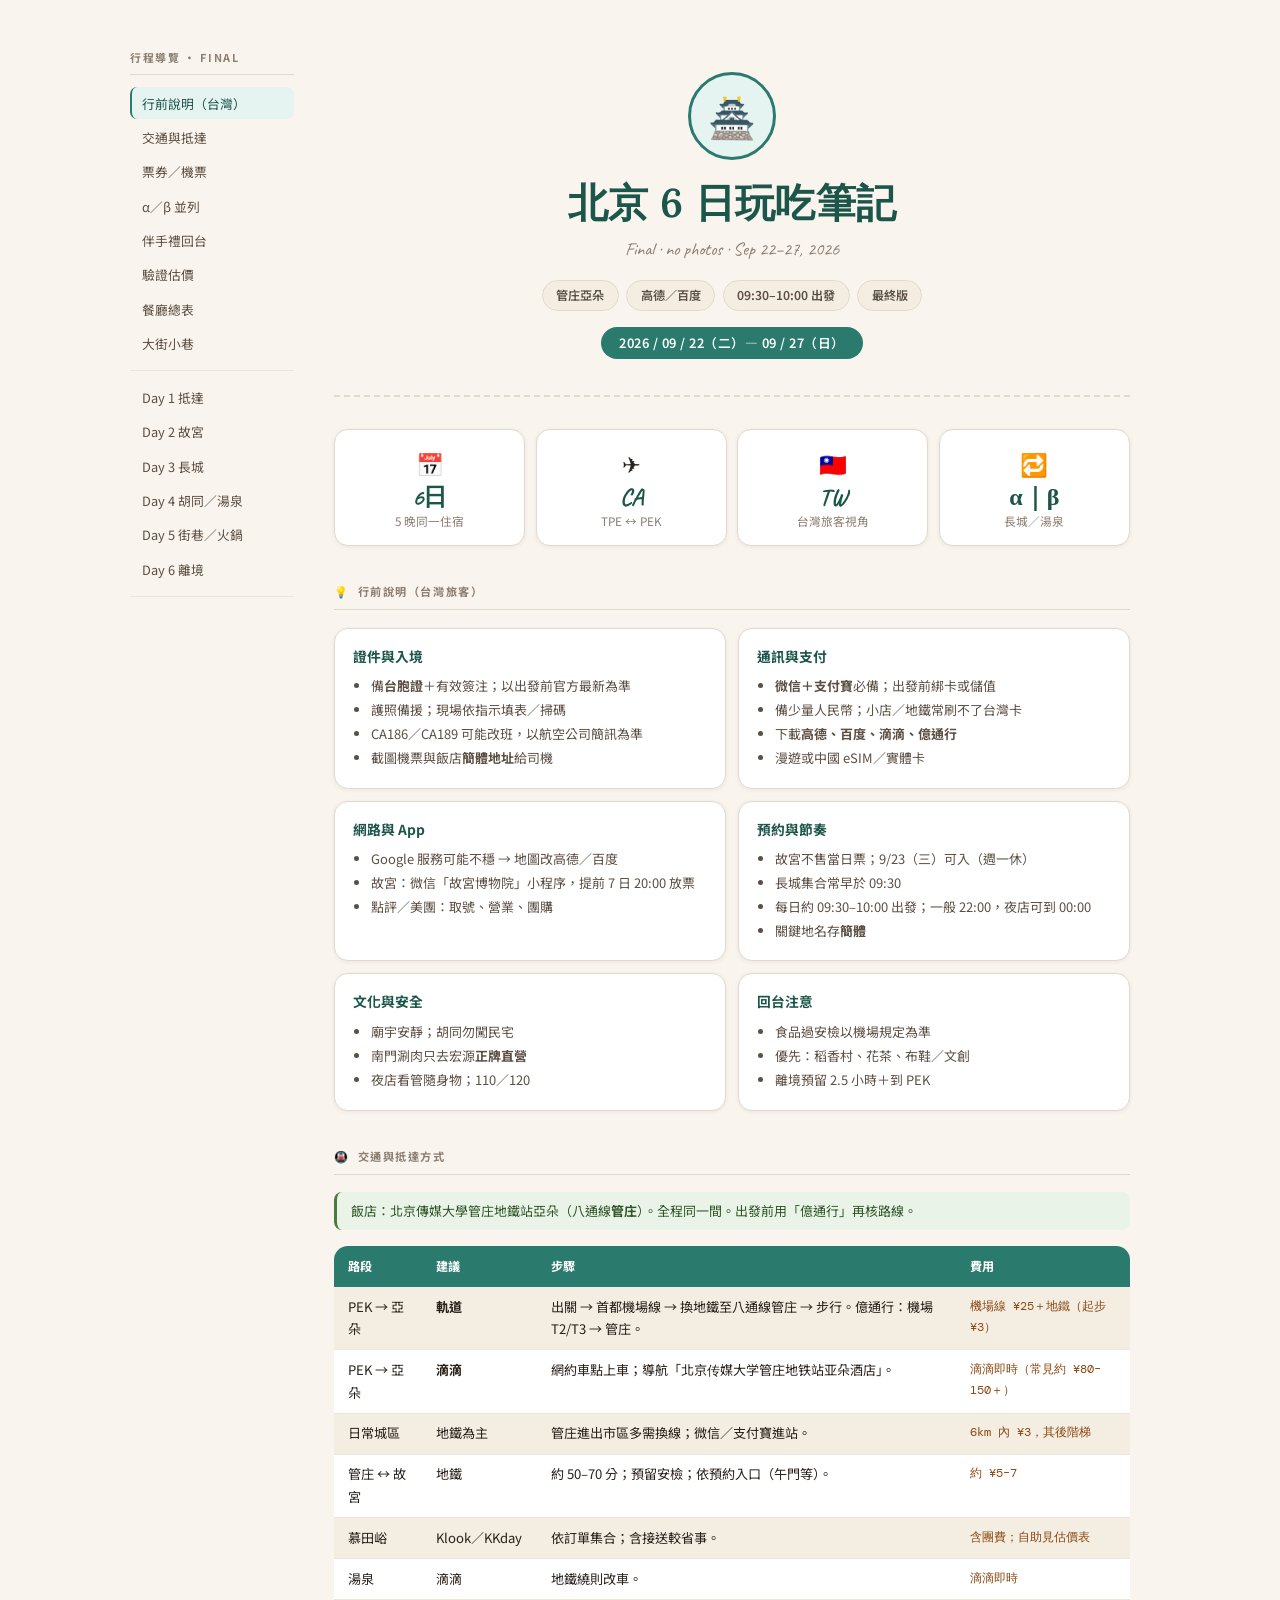
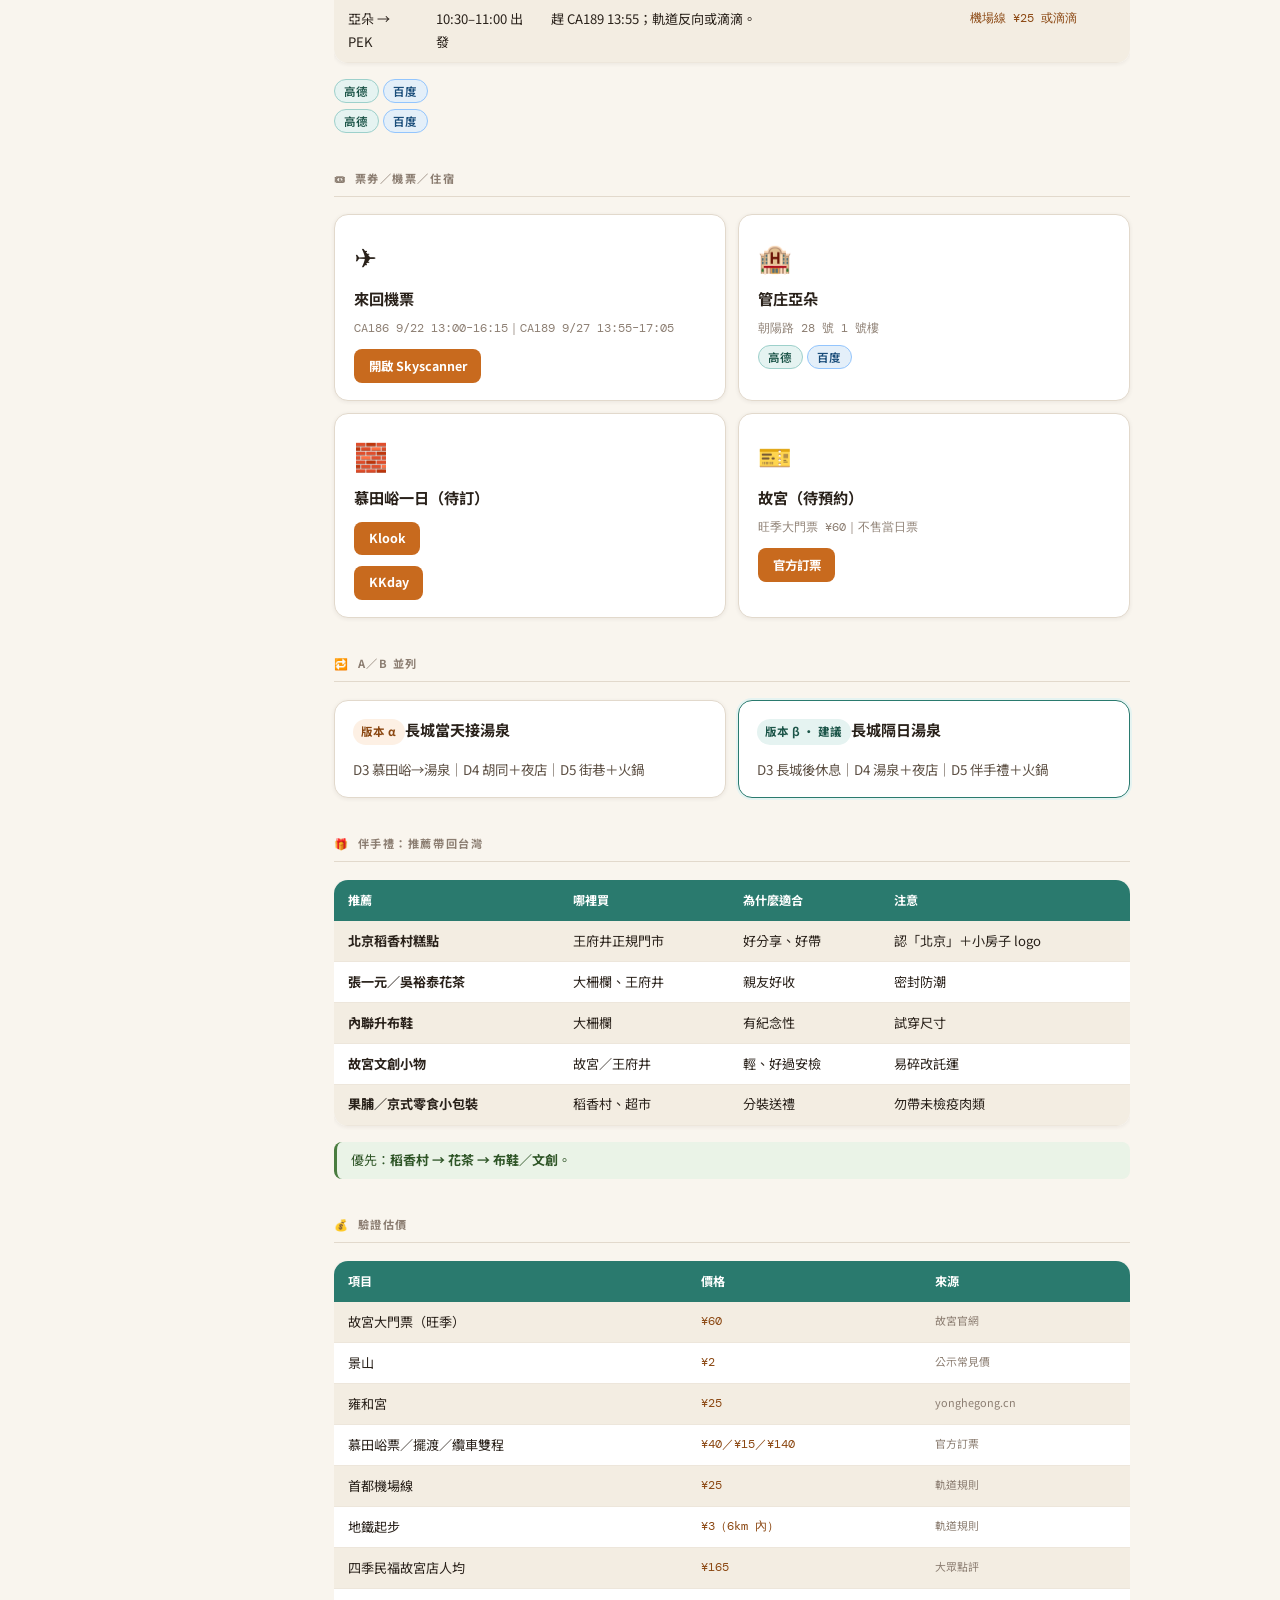
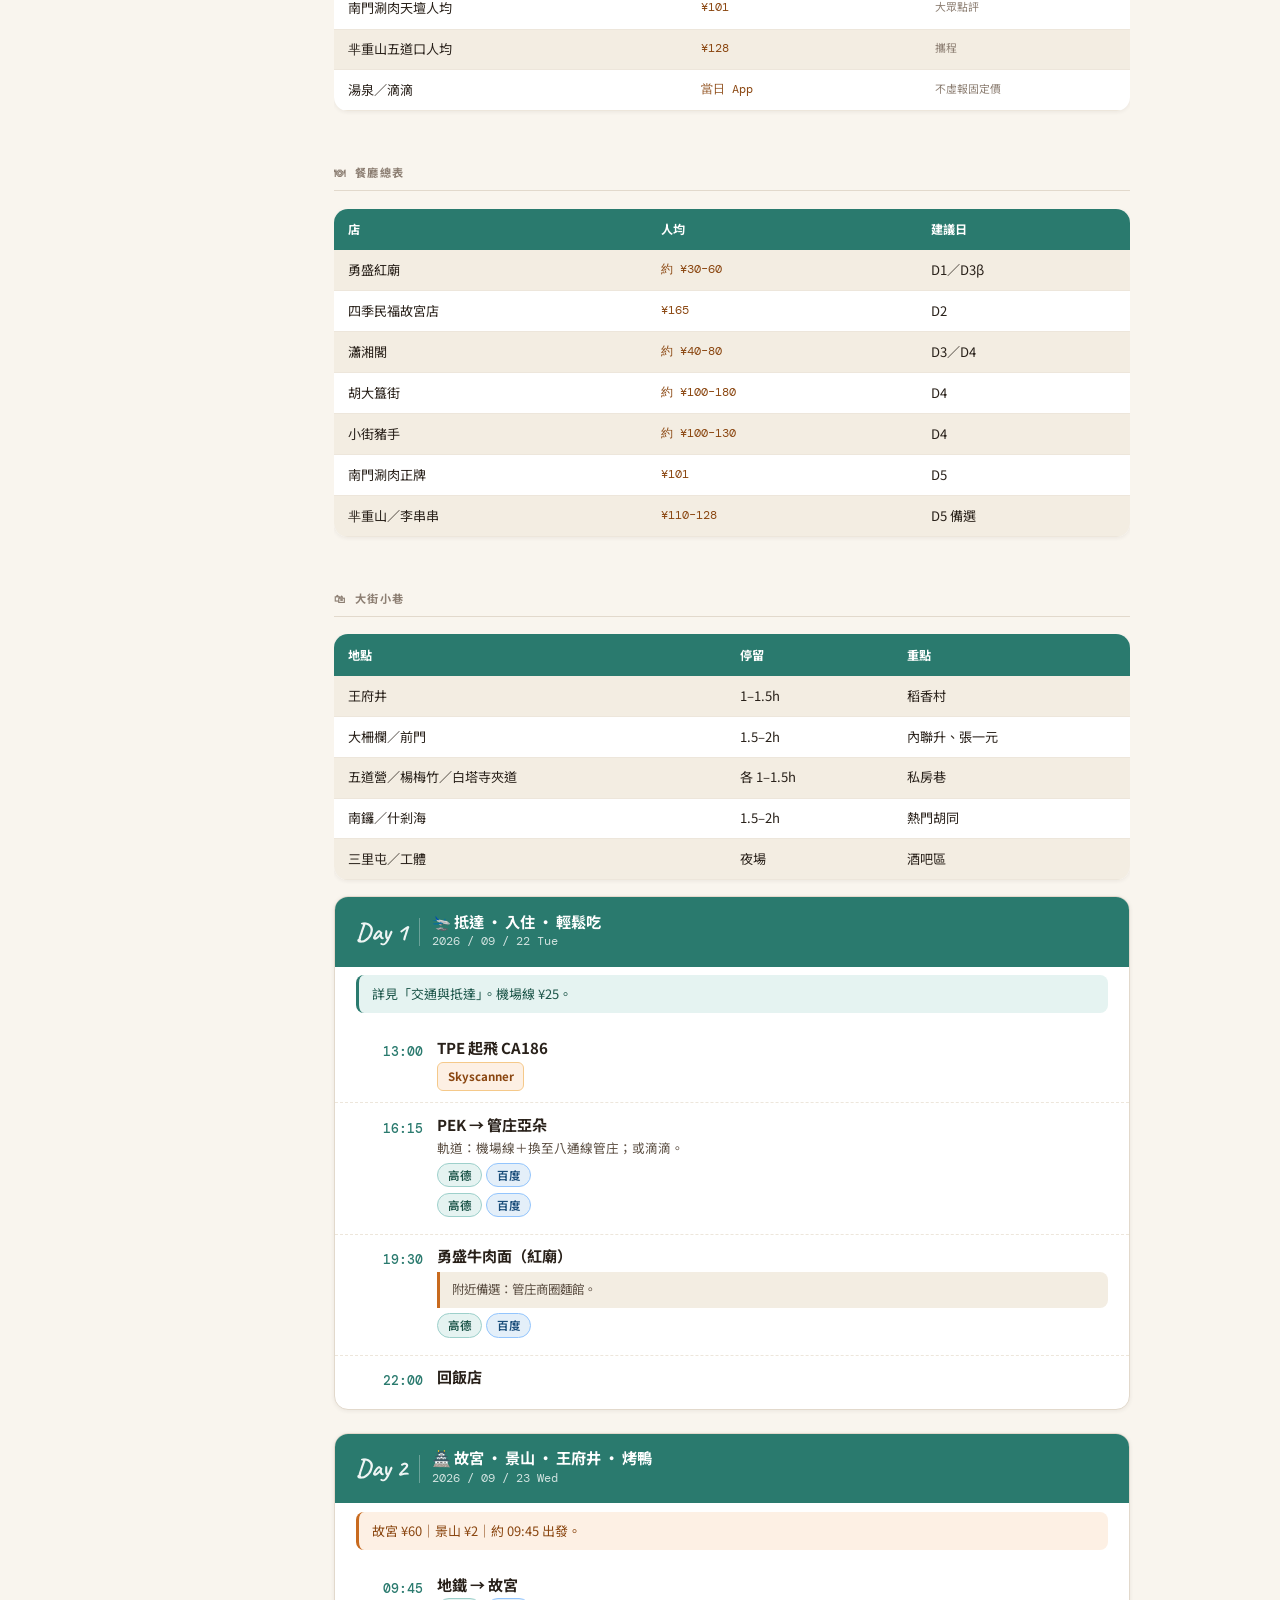
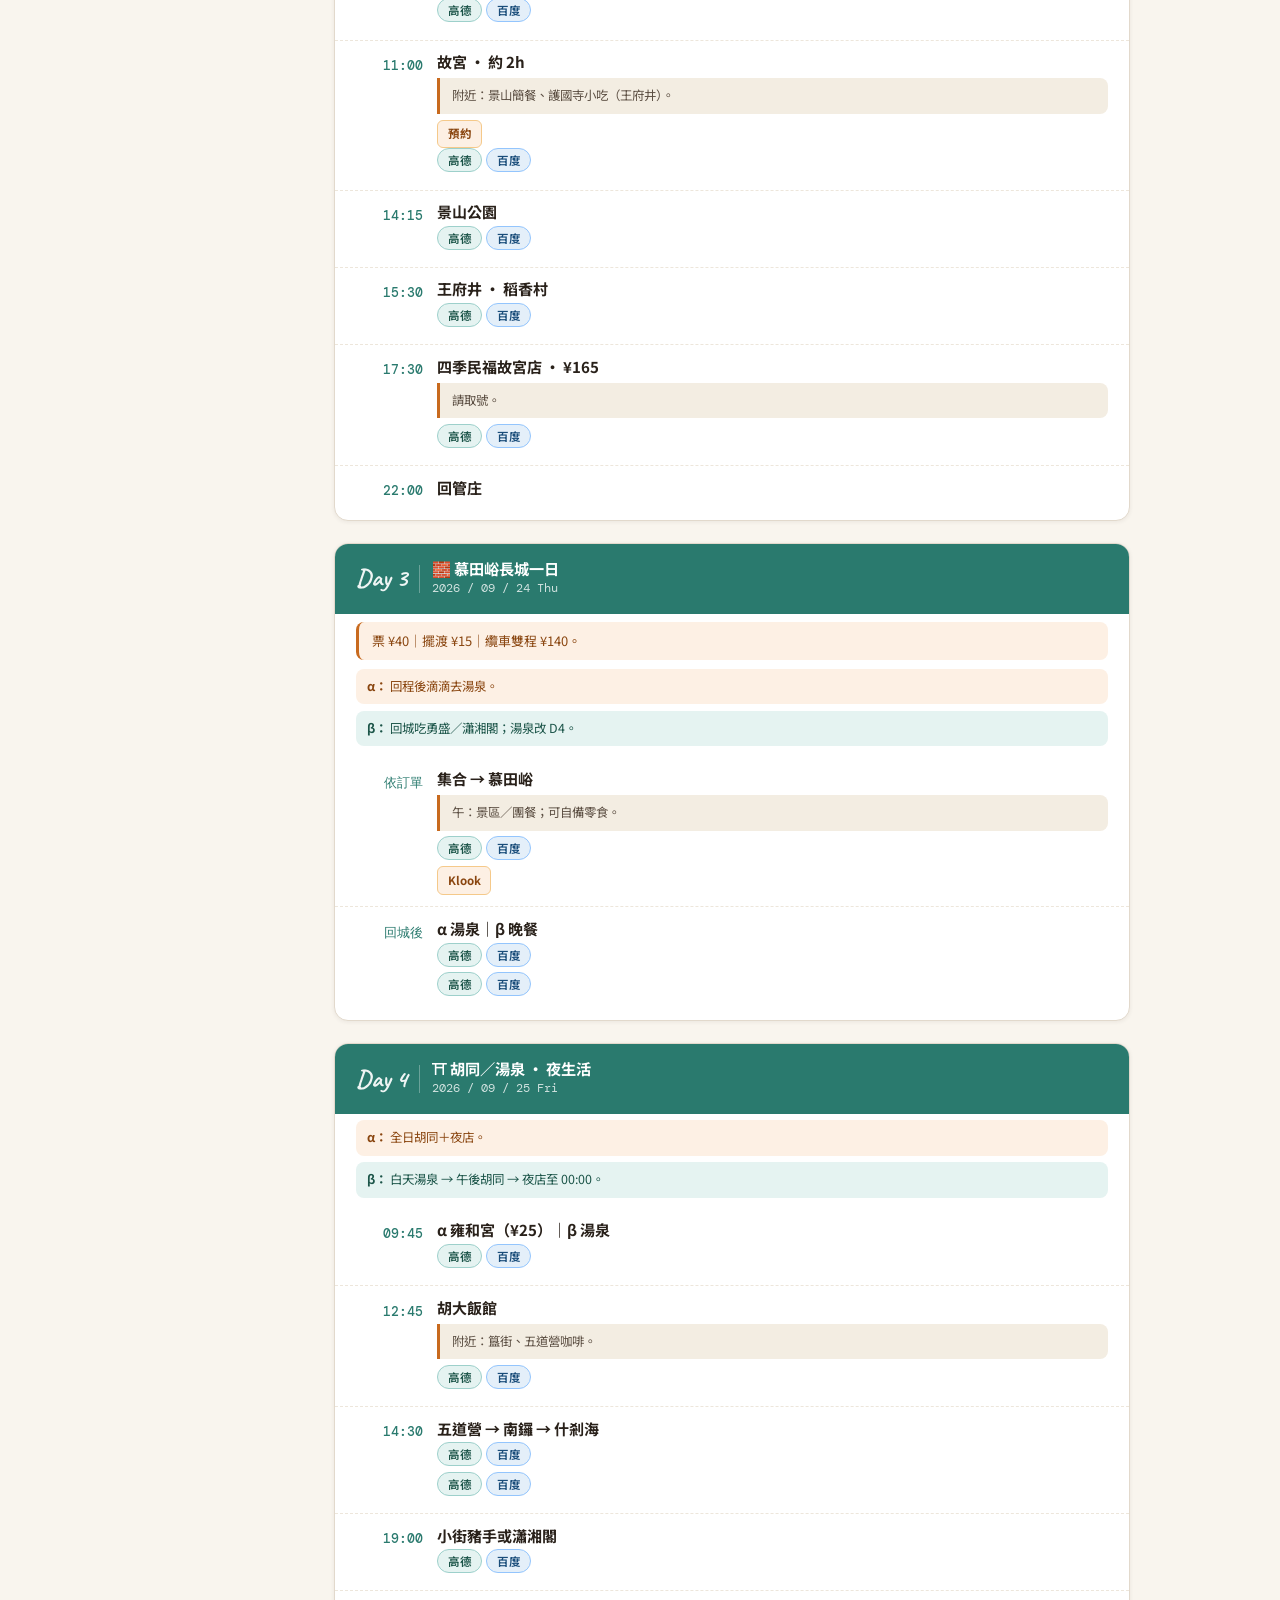
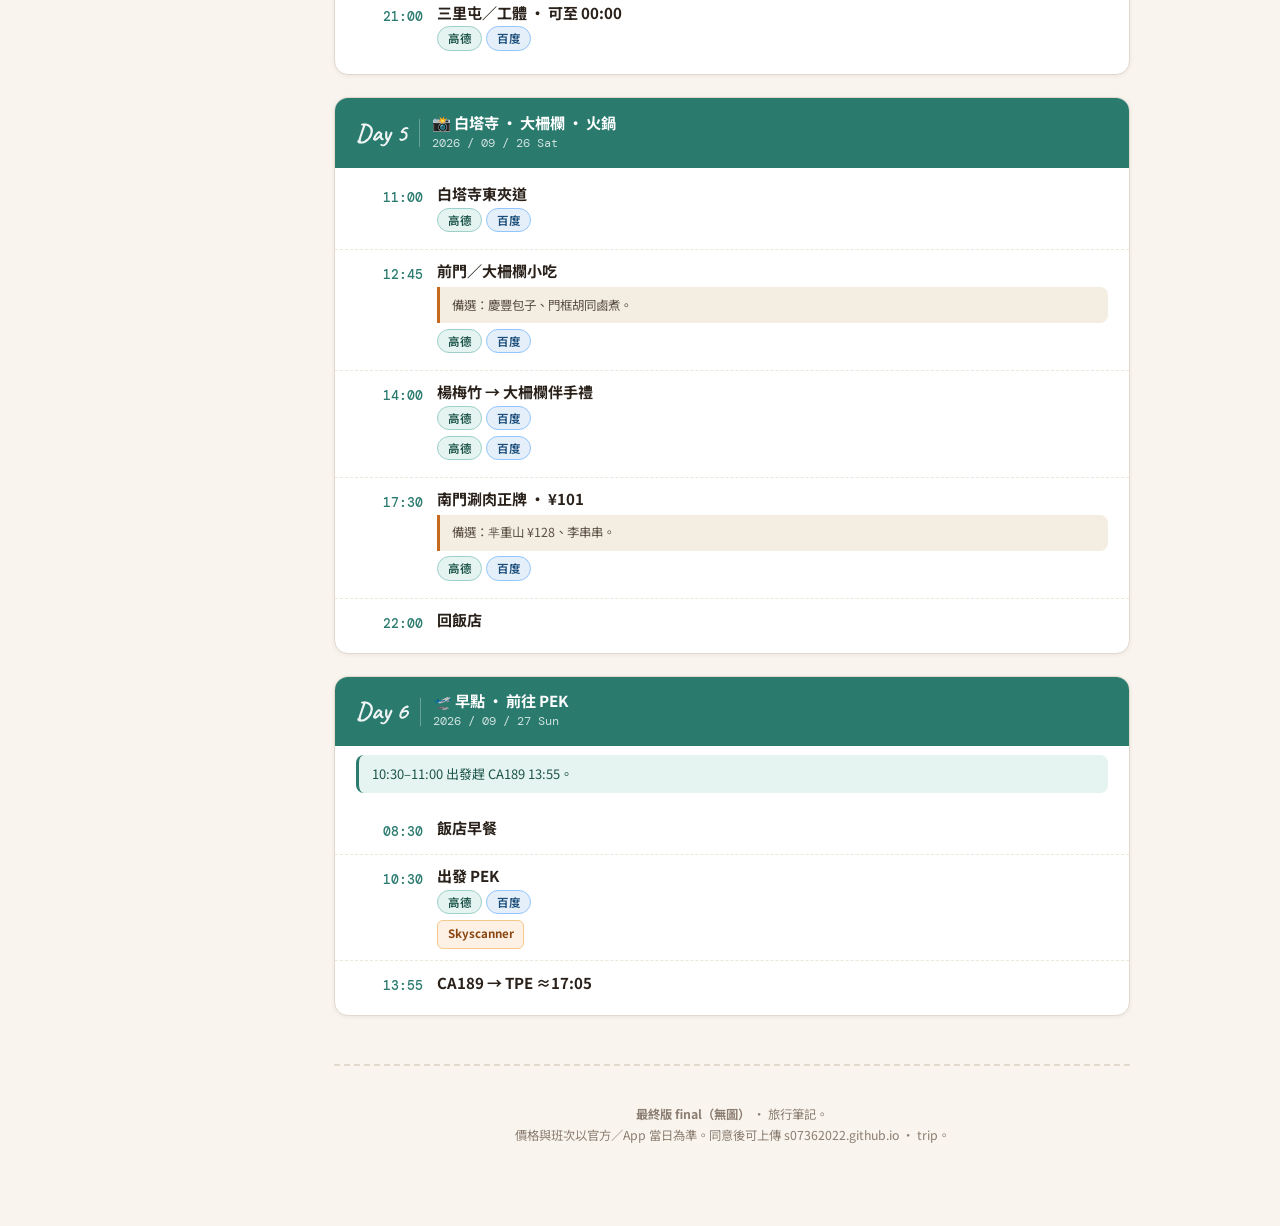
<file: 2026-beijing-itinerary-final.html>
<!DOCTYPE html>
<html lang="zh-Hant">
<head>
  <meta charset="UTF-8" />
  <meta name="viewport" content="width=device-width, initial-scale=1.0" />
  <title>2026 北京玩吃筆記 · final</title>
  <meta name="description" content="2026-09-22～09-27 北京6日最終版（無圖）：台灣旅客行前、交通抵達、伴手禮回台、αβ並列、驗證估價。" />
  <link rel="preconnect" href="https://fonts.googleapis.com" />
  <link rel="preconnect" href="https://fonts.gstatic.com" crossorigin />
  <link href="https://fonts.googleapis.com/css2?family=Caveat:wght@500;700&family=Noto+Sans+TC:wght@400;500;600;700&family=DM+Mono:ital,wght@0,400;0,500;1,400&family=Lora:ital,wght@0,600;1,500&display=swap" rel="stylesheet" />
  <style>
  /* ═══════════════════════════════════════
     TOKENS
  ═══════════════════════════════════════ */
  :root {
    --paper:    #F9F5EE;
    --paper2:   #F3EDE2;
    --card:     #FFFFFF;
    --border:   #E2D9CC;
    --border2:  #EDE6DB;

    --ink:      #29211A;
    --ink2:     #5C4F43;
    --muted:    #8C7E72;

    --teal:     #2A7A6E;
    --teal-lt:  #E5F3F1;
    --teal-dk:  #1C5549;

    --amber:    #C86A1E;
    --amber-lt: #FDF0E4;
    --amber-dk: #8A4610;

    --sky:      #2D6FA8;
    --sky-lt:   #E4EFF9;

    --moss:     #4A7C3F;
    --moss-lt:  #EAF3E7;

    --ruby:     #B83232;
    --ruby-lt:  #FDEAEA;

    --shadow-sm: 0 1px 4px rgba(41,33,26,.07);
    --shadow:    0 3px 14px rgba(41,33,26,.09);
    --shadow-lg: 0 8px 32px rgba(41,33,26,.12);

    --r:   14px;
    --r-sm: 8px;
  }

  /* ═══════════════════════════════════════
     RESET & BASE
  ═══════════════════════════════════════ */
  *, *::before, *::after { box-sizing: border-box; margin: 0; padding: 0; }
  html { scroll-behavior: smooth; -webkit-text-size-adjust: 100%; }

  body {
    font-family: "Noto Sans TC", system-ui, sans-serif;
    background: var(--paper);
    color: var(--ink);
    line-height: 1.7;
    font-size: 0.94rem;
    min-height: 100vh;
  }

  a { color: var(--teal); }

  /* ═══════════════════════════════════════
     LAYOUT SHELL
  ═══════════════════════════════════════ */
  .shell {
    display: grid;
    grid-template-columns: 1fr;
    max-width: 1060px;
    margin: 0 auto;
  }

  @media (min-width: 820px) {
    .shell {
      grid-template-columns: 200px 1fr;
      gap: 0;
    }
  }

  /* ═══════════════════════════════════════
     STICKY SIDEBAR NAV
  ═══════════════════════════════════════ */
  .sidebar {
    display: none;
  }

  @media (min-width: 820px) {
    .sidebar {
      display: block;
      position: sticky;
      top: 1.5rem;
      align-self: start;
      height: fit-content;
      padding: 1.5rem 1rem 1.5rem 1.25rem;
    }
  }

  .sidebar-label {
    font-size: 0.68rem;
    font-weight: 700;
    text-transform: uppercase;
    letter-spacing: .15em;
    color: var(--muted);
    margin-bottom: 0.75rem;
    padding-bottom: 0.5rem;
    border-bottom: 1.5px solid var(--border);
  }

  .sidebar ul {
    list-style: none;
    display: flex;
    flex-direction: column;
    gap: 0.15rem;
  }

  .sidebar a {
    display: block;
    padding: 0.32rem 0.65rem;
    border-radius: 7px;
    font-size: 0.8rem;
    color: var(--ink2);
    text-decoration: none;
    transition: background .12s, color .12s;
    border-left: 2.5px solid transparent;
  }

  .sidebar a:hover,
  .sidebar a.active {
    background: var(--teal-lt);
    color: var(--teal-dk);
    border-left-color: var(--teal);
  }

  .sidebar .sep {
    height: 1px;
    background: var(--border2);
    margin: 0.5rem 0;
  }

  /* ═══════════════════════════════════════
     MAIN CONTENT
  ═══════════════════════════════════════ */
  .main {
    padding: 2rem 1.25rem 5rem;
    min-width: 0;
  }

  @media (min-width: 820px) {
    .main { padding: 2rem 2.5rem 5rem 1.5rem; }
  }

  /* ═══════════════════════════════════════
     COVER HEADER
  ═══════════════════════════════════════ */
  .cover {
    text-align: center;
    padding: 2.5rem 1rem 2.25rem;
    margin-bottom: 2rem;
    border-bottom: 2px dashed var(--border);
    position: relative;
  }

  .cover-badge {
    display: inline-flex;
    align-items: center;
    justify-content: center;
    width: 88px; height: 88px;
    border: 3px solid var(--teal);
    border-radius: 50%;
    font-size: 2.4rem;
    color: var(--teal);
    background: var(--teal-lt);
    margin-bottom: 1.1rem;
  }

  .cover h1 {
    font-family: "Lora", serif;
    font-size: clamp(1.7rem, 5vw, 2.5rem);
    font-weight: 600;
    color: var(--teal-dk);
    letter-spacing: .01em;
    margin-bottom: .4rem;
    line-height: 1.25;
  }

  .cover-en {
    font-family: "Caveat", cursive;
    font-size: 1.15rem;
    color: var(--muted);
    display: block;
    margin-bottom: .9rem;
  }

  .cover-meta {
    display: flex;
    flex-wrap: wrap;
    gap: .45rem;
    justify-content: center;
    margin-bottom: 1rem;
  }

  .cover-pill {
    display: inline-block;
    padding: .28rem .85rem;
    border-radius: 999px;
    font-size: .76rem;
    font-weight: 600;
    border: 1.5px solid var(--border);
    color: var(--ink2);
    background: var(--paper2);
  }

  .cover-date {
    display: inline-block;
    background: var(--teal);
    color: #fff;
    padding: .32rem 1.1rem;
    border-radius: 999px;
    font-size: .8rem;
    font-weight: 600;
    letter-spacing: .04em;
  }

  /* ═══════════════════════════════════════
     MOBILE QUICK NAV
  ═══════════════════════════════════════ */
  .mobile-nav {
    background: var(--card);
    border: 1.5px solid var(--border);
    border-radius: var(--r);
    padding: 1rem 1.2rem;
    margin-bottom: 1.75rem;
    box-shadow: var(--shadow-sm);
  }

  @media (min-width: 820px) { .mobile-nav { display: none; } }

  .mobile-nav-label {
    font-size: .7rem;
    font-weight: 700;
    text-transform: uppercase;
    letter-spacing: .12em;
    color: var(--muted);
    margin-bottom: .65rem;
  }

  .mobile-pills {
    display: flex;
    flex-wrap: wrap;
    gap: .35rem;
  }

  .mobile-pills a {
    padding: .28rem .65rem;
    border-radius: 999px;
    font-size: .76rem;
    font-weight: 600;
    text-decoration: none;
    border: 1.5px solid var(--border);
    color: var(--ink2);
    transition: all .12s;
  }

  .mobile-pills a:hover {
    border-color: var(--teal);
    color: var(--teal);
    background: var(--teal-lt);
  }

  /* ═══════════════════════════════════════
     SECTION HEADING
  ═══════════════════════════════════════ */
  .sec-head {
    display: flex;
    align-items: center;
    gap: .5rem;
    font-size: .7rem;
    font-weight: 700;
    text-transform: uppercase;
    letter-spacing: .14em;
    color: var(--muted);
    padding-bottom: .5rem;
    border-bottom: 1.5px solid var(--border);
    margin: 2.25rem 0 1.1rem;
  }

  .sec-head:first-of-type { margin-top: 0; }
  .sec-head i { font-style: normal; font-size: .95rem; }

  /* ═══════════════════════════════════════
     AT-A-GLANCE STATS
  ═══════════════════════════════════════ */
  .stats-grid {
    display: grid;
    grid-template-columns: repeat(2, 1fr);
    gap: .65rem;
    margin-bottom: .25rem;
  }

  @media (min-width: 540px) {
    .stats-grid { grid-template-columns: repeat(4, 1fr); }
  }

  .stat-card {
    background: var(--card);
    border: 1.5px solid var(--border);
    border-radius: var(--r);
    padding: .85rem 1rem;
    text-align: center;
    box-shadow: var(--shadow-sm);
  }

  .stat-icon { font-size: 1.4rem; display: block; margin-bottom: .2rem; }
  .stat-val  { font-family: "Caveat", cursive; font-size: 1.5rem; font-weight: 700; color: var(--teal-dk); line-height: 1; }
  .stat-lbl  { font-size: .73rem; color: var(--muted); margin-top: .15rem; }

  /* ═══════════════════════════════════════
     BOOKING CARDS
  ═══════════════════════════════════════ */
  .booking-grid {
    display: grid;
    gap: .75rem;
  }

  @media (min-width: 560px) {
    .booking-grid { grid-template-columns: 1fr 1fr; }
  }

  .bk-card {
    background: var(--card);
    border: 1.5px solid var(--border);
    border-radius: var(--r);
    padding: 1.1rem 1.2rem;
    box-shadow: var(--shadow-sm);
    display: flex;
    flex-direction: column;
    gap: .4rem;
  }

  .bk-icon { font-size: 1.7rem; }
  .bk-name { font-weight: 700; font-size: .95rem; color: var(--ink); }
  .bk-date { font-family: "DM Mono", monospace; font-size: .75rem; color: var(--muted); }
  .bk-desc { font-size: .81rem; color: var(--ink2); line-height: 1.5; }

  .bk-btn {
    display: inline-flex;
    align-items: center;
    gap: .3rem;
    margin-top: .3rem;
    padding: .38rem .9rem;
    background: var(--amber);
    color: #fff;
    text-decoration: none;
    border-radius: var(--r-sm);
    font-size: .78rem;
    font-weight: 700;
    width: fit-content;
    transition: background .15s;
  }
  .bk-btn:hover { background: var(--amber-dk); }

  /* ═══════════════════════════════════════
     DAY CARD
  ═══════════════════════════════════════ */
  .day-wrap { margin-bottom: 1.4rem; scroll-margin-top: 1.5rem; }

  .day-card {
    background: var(--card);
    border: 1.5px solid var(--border);
    border-radius: var(--r);
    overflow: hidden;
    box-shadow: var(--shadow-sm);
  }

  /* day header */
  .day-hd {
    display: flex;
    align-items: center;
    gap: .75rem;
    padding: .9rem 1.3rem;
    background: var(--teal);
    color: #fff;
  }

  .day-hd-num {
    font-family: "Caveat", cursive;
    font-size: 1.55rem;
    font-weight: 700;
    line-height: 1;
    white-space: nowrap;
    opacity: .92;
  }

  .day-hd-divider {
    width: 1px; height: 28px;
    background: rgba(255,255,255,.3);
    flex-shrink: 0;
  }

  .day-hd-right { flex: 1; min-width: 0; }

  .day-hd-title {
    font-size: .95rem;
    font-weight: 700;
    line-height: 1.3;
    margin-bottom: .06rem;
  }

  .day-hd-date {
    font-family: "DM Mono", monospace;
    font-size: .73rem;
    opacity: .78;
  }

  /* note strips */
  .day-note {
    margin: .55rem 1.3rem;
    padding: .55rem .85rem;
    border-radius: var(--r-sm);
    font-size: .81rem;
    line-height: 1.55;
  }
  .day-note.stay  { background: var(--teal-lt);  border-left: 3px solid var(--teal);  color: var(--teal-dk); }
  .day-note.warn  { background: var(--amber-lt); border-left: 3px solid var(--amber); color: var(--amber-dk); }
  .day-note.ferry { background: var(--sky-lt);   border-left: 3px solid var(--sky);   color: #1a4d7a; }
  .day-note.tip   { background: var(--moss-lt);  border-left: 3px solid var(--moss);  color: #2e5426; }

  /* ═══════════════════════════════════════
     TIMELINE ROWS
  ═══════════════════════════════════════ */
  .tl { padding: .3rem 0 .4rem; }

  .tl-row {
    display: grid;
    grid-template-columns: 4.2rem 1fr;
    gap: .45rem .9rem;
    padding: .72rem 1.3rem;
    border-bottom: 1px dashed var(--border2);
    align-items: start;
  }

  .tl-row:last-child { border-bottom: none; }

  .tl-time {
    font-family: "DM Mono", monospace;
    font-size: .79rem;
    font-weight: 500;
    color: var(--teal);
    text-align: right;
    padding-top: .18rem;
    white-space: nowrap;
  }

  .tl-body { min-width: 0; }

  .tl-place {
    font-weight: 700;
    font-size: .94rem;
    margin-bottom: .2rem;
    line-height: 1.35;
  }

  .tl-dur {
    font-size: .77rem;
    color: var(--muted);
    margin-bottom: .35rem;
  }

  /* chips row */
  .chips { display: flex; flex-wrap: wrap; gap: .28rem; margin-bottom: .35rem; }

  .chip {
    display: inline-flex;
    align-items: center;
    gap: .22rem;
    padding: .19rem .58rem;
    border-radius: 999px;
    font-size: .72rem;
    font-weight: 600;
    border: 1px solid;
    line-height: 1.4;
    text-decoration: none;
    transition: opacity .12s;
  }
  .chip:hover { opacity: .82; }

  .chip.walk  { background: var(--moss-lt); border-color: #9dce91; color: #2e5426; }
  .chip.uber  { background: var(--amber-lt); border-color: #f5c98a; color: var(--amber-dk); }
  .chip.ferry { background: var(--sky-lt); border-color: #93c5fd; color: #1a4d7a; }
  .chip.bus   { background: var(--moss-lt); border-color: #9dce91; color: #2e5426; }
  .chip.fly   { background: var(--ruby-lt); border-color: #f0a8a8; color: #7a1f1f; }
  .chip.map   { background: var(--teal-lt); border-color: #9dd0cb; color: var(--teal-dk); }
  .chip.free  { background: var(--paper2); border-color: var(--border); color: var(--muted); }

  /* link buttons */
  .links { display: flex; flex-wrap: wrap; gap: .28rem; }

  .lbtn {
    display: inline-flex;
    align-items: center;
    gap: .22rem;
    padding: .22rem .58rem;
    border-radius: 6px;
    font-size: .72rem;
    font-weight: 700;
    text-decoration: none;
    border: 1px solid;
    transition: background .12s;
  }
  .lbtn.map  { background: var(--teal-lt); border-color: #9dd0cb; color: var(--teal-dk); }
  .lbtn.book { background: var(--amber-lt); border-color: #f5c98a; color: var(--amber-dk); }
  .lbtn.map:hover  { background: #c3e8e6; }
  .lbtn.book:hover { background: #fde4c0; }

  /* description text inside row */
  .tl-info {
    font-size: .79rem;
    color: var(--ink2);
    margin-bottom: .3rem;
    line-height: 1.55;
  }

  .tl-info li { margin-bottom: .15rem; }

  /* ═══════════════════════════════════════
     EMPTY DAY
  ═══════════════════════════════════════ */
  .empty-body {
    padding: 1.15rem 1.3rem;
    font-style: italic;
    color: var(--muted);
    font-size: .89rem;
  }

  /* ═══════════════════════════════════════
     TIPS GRID
  ═══════════════════════════════════════ */
  .tips-grid {
    display: grid;
    gap: .75rem;
  }

  @media (min-width: 560px) {
    .tips-grid { grid-template-columns: 1fr 1fr; }
  }

  .tip-card {
    background: var(--card);
    border: 1.5px solid var(--border);
    border-radius: var(--r);
    padding: 1rem 1.15rem;
    box-shadow: var(--shadow-sm);
  }

  .tip-card h4 {
    font-size: .86rem;
    font-weight: 700;
    color: var(--teal-dk);
    margin-bottom: .5rem;
  }

  .tip-card ul {
    padding-left: 1.1rem;
    font-size: .81rem;
    color: var(--ink2);
  }
  .tip-card li { margin-bottom: .28rem; line-height: 1.5; }

  /* ═══════════════════════════════════════
     UBER SUMMARY TABLE
  ═══════════════════════════════════════ */
  .uber-table {
    width: 100%;
    border-collapse: collapse;
    font-size: .82rem;
    background: var(--card);
    border-radius: var(--r);
    overflow: hidden;
    box-shadow: var(--shadow-sm);
  }

  .uber-table thead tr { background: var(--teal); color: #fff; }
  .uber-table thead th { padding: .65rem 1rem; text-align: left; font-weight: 700; font-size: .78rem; }
  .uber-table tbody tr:nth-child(odd)  { background: var(--paper2); }
  .uber-table tbody tr:nth-child(even) { background: var(--card); }
  .uber-table td { padding: .58rem 1rem; border-bottom: 1px solid var(--border2); color: var(--ink); }
  .uber-table tbody tr:last-child td { border-bottom: none; }
  .uber-price { font-family: "DM Mono", monospace; font-weight: 500; color: var(--amber-dk); white-space: nowrap; }

  /* ═══════════════════════════════════════
     FOOTER
  ═══════════════════════════════════════ */
  footer {
    margin-top: 3rem;
    padding-top: 1.5rem;
    border-top: 2px dashed var(--border);
    text-align: center;
  }

  .chictrip-btn {
    display: inline-flex;
    align-items: center;
    gap: .45rem;
    color: var(--teal);
    text-decoration: none;
    font-weight: 700;
    padding: .6rem 1.3rem;
    border-radius: 10px;
    border: 1.5px solid var(--teal);
    transition: background .15s;
    font-size: .88rem;
  }
  .chictrip-btn:hover { background: var(--teal-lt); }

  .footer-note {
    margin-top: .9rem;
    font-size: .77rem;
    color: var(--muted);
    line-height: 1.7;
  }

  /* ═══════════════════════════════════════
     PRINT
  ═══════════════════════════════════════ */
  @media print {
    body { background: #fff; font-size: .85rem; }
    .sidebar, .mobile-nav { display: none; }
    .day-card { box-shadow: none; break-inside: avoid; }
    .main { padding: 0; }
  }
  
  .ver-box { display:grid; gap:.75rem; margin:1rem 0; }
  @media (min-width:700px){ .ver-box{ grid-template-columns:1fr 1fr; } }
  .ver-card { background:var(--card); border:1.5px solid var(--border); border-radius:var(--r); padding:1rem 1.1rem; box-shadow:var(--shadow-sm); }
  .ver-card.rec { border-color:var(--teal); box-shadow:0 0 0 2px var(--teal-lt); }
  .ver-tag { display:inline-block; font-size:.72rem; font-weight:700; padding:.2rem .55rem; border-radius:999px; margin-bottom:.45rem; }
  .ver-tag.a { background:var(--amber-lt); color:var(--amber-dk); }
  .ver-tag.b { background:var(--teal-lt); color:var(--teal-dk); }
  .food-table, .info-table { width:100%; border-collapse:collapse; font-size:.82rem; background:var(--card); border-radius:var(--r); overflow:hidden; box-shadow:var(--shadow-sm); margin-bottom:1rem; }
  .food-table thead tr, .info-table thead tr { background:var(--teal); color:#fff; }
  .food-table th, .info-table th { padding:.65rem .85rem; text-align:left; font-weight:700; font-size:.76rem; }
  .food-table td, .info-table td { padding:.55rem .85rem; border-bottom:1px solid var(--border2); vertical-align:top; }
  .food-table tbody tr:nth-child(odd), .info-table tbody tr:nth-child(odd) { background:var(--paper2); }
  .img-row { display:grid; grid-template-columns:repeat(auto-fit,minmax(140px,1fr)); gap:.5rem; margin:.6rem 0 1rem; }
  .img-row figure { margin:0; background:var(--card); border:1px solid var(--border); border-radius:var(--r-sm); overflow:hidden; }
  .img-row img { width:100%; height:110px; object-fit:cover; display:block; background:#ddd; }
  .img-row figcaption { font-size:.68rem; color:var(--muted); padding:.35rem .5rem; }
  .day-hero { width:100%; height:160px; object-fit:cover; display:block; background:#ddd; }
  .alpha-note { font-size:.78rem; color:var(--amber-dk); background:var(--amber-lt); padding:.45rem .7rem; border-radius:var(--r-sm); margin:.4rem 1.3rem; }
  .beta-note { font-size:.78rem; color:var(--teal-dk); background:var(--teal-lt); padding:.45rem .7rem; border-radius:var(--r-sm); margin:.4rem 1.3rem; }
  .food-tip { font-size:.78rem; color:var(--ink2); background:var(--paper2); border-left:3px solid var(--amber); padding:.45rem .7rem; border-radius:0 var(--r-sm) var(--r-sm) 0; margin:.35rem 0; }
  .price { font-family:"DM Mono",monospace; font-size:.78rem; color:var(--amber-dk); }
  .src { font-size:.68rem; color:var(--muted); }

  .ver-box{display:grid;gap:.75rem;margin:1rem 0}
  @media(min-width:700px){.ver-box{grid-template-columns:1fr 1fr}}
  .ver-card{background:var(--card);border:1.5px solid var(--border);border-radius:var(--r);padding:1rem 1.1rem;box-shadow:var(--shadow-sm)}
  .ver-card.rec{border-color:var(--teal);box-shadow:0 0 0 2px var(--teal-lt)}
  .ver-tag{display:inline-block;font-size:.72rem;font-weight:700;padding:.2rem .55rem;border-radius:999px;margin-bottom:.45rem}
  .ver-tag.a{background:var(--amber-lt);color:var(--amber-dk)}
  .ver-tag.b{background:var(--teal-lt);color:var(--teal-dk)}
  .food-table,.info-table{width:100%;border-collapse:collapse;font-size:.82rem;background:var(--card);border-radius:var(--r);overflow:hidden;box-shadow:var(--shadow-sm);margin-bottom:1rem}
  .food-table thead tr,.info-table thead tr{background:var(--teal);color:#fff}
  .food-table th,.info-table th{padding:.65rem .85rem;text-align:left;font-weight:700;font-size:.76rem}
  .food-table td,.info-table td{padding:.55rem .85rem;border-bottom:1px solid var(--border2);vertical-align:top}
  .food-table tbody tr:nth-child(odd),.info-table tbody tr:nth-child(odd){background:var(--paper2)}
  .img-row{display:grid;grid-template-columns:repeat(auto-fit,minmax(140px,1fr));gap:.5rem;margin:.6rem 0 1rem}
  .img-row figure{margin:0;background:var(--card);border:1px solid var(--border);border-radius:var(--r-sm);overflow:hidden}
  .img-row img{width:100%;height:110px;object-fit:cover;display:block;background:#ddd}
  .img-row figcaption{font-size:.68rem;color:var(--muted);padding:.35rem .5rem}
  .day-hero{width:100%;height:180px;object-fit:cover;display:block;background:#ddd}
  .day-hero-cap{font-size:.72rem;color:var(--muted);padding:.35rem 1.3rem .15rem;background:var(--paper2);border-bottom:1px dashed var(--border)}
  .inline-shot{width:100%;max-height:130px;object-fit:cover;border-radius:8px;margin:.4rem 0;display:block}
  .inline-shot+ .shot-cap,.shot-cap{font-size:.68rem;color:var(--muted);margin:-.2rem 0 .4rem}
  .alpha-note{font-size:.78rem;color:var(--amber-dk);background:var(--amber-lt);padding:.45rem .7rem;border-radius:var(--r-sm);margin:.4rem 1.3rem}
  .beta-note{font-size:.78rem;color:var(--teal-dk);background:var(--teal-lt);padding:.45rem .7rem;border-radius:var(--r-sm);margin:.4rem 1.3rem}
  .food-tip{font-size:.78rem;color:var(--ink2);background:var(--paper2);border-left:3px solid var(--amber);padding:.45rem .7rem;border-radius:0 var(--r-sm) var(--r-sm) 0;margin:.35rem 0}
  .price{font-family:"DM Mono",monospace;font-size:.78rem;color:var(--amber-dk)}
  .src{font-size:.68rem;color:var(--muted)}

  .ver-box{display:grid;gap:.75rem;margin:1rem 0}
  @media(min-width:700px){.ver-box{grid-template-columns:1fr 1fr}}
  .ver-card{background:var(--card);border:1.5px solid var(--border);border-radius:var(--r);padding:1rem 1.1rem;box-shadow:var(--shadow-sm)}
  .ver-card.rec{border-color:var(--teal);box-shadow:0 0 0 2px var(--teal-lt)}
  .ver-tag{display:inline-block;font-size:.72rem;font-weight:700;padding:.2rem .55rem;border-radius:999px;margin-bottom:.45rem}
  .ver-tag.a{background:var(--amber-lt);color:var(--amber-dk)}
  .ver-tag.b{background:var(--teal-lt);color:var(--teal-dk)}
  .food-table,.info-table{width:100%;border-collapse:collapse;font-size:.82rem;background:var(--card);border-radius:var(--r);overflow:hidden;box-shadow:var(--shadow-sm);margin-bottom:1rem}
  .food-table thead tr,.info-table thead tr{background:var(--teal);color:#fff}
  .food-table th,.info-table th{padding:.65rem .85rem;text-align:left;font-weight:700;font-size:.76rem}
  .food-table td,.info-table td{padding:.55rem .85rem;border-bottom:1px solid var(--border2);vertical-align:top}
  .food-table tbody tr:nth-child(odd),.info-table tbody tr:nth-child(odd){background:var(--paper2)}
  .alpha-note{font-size:.78rem;color:var(--amber-dk);background:var(--amber-lt);padding:.45rem .7rem;border-radius:var(--r-sm);margin:.4rem 1.3rem}
  .beta-note{font-size:.78rem;color:var(--teal-dk);background:var(--teal-lt);padding:.45rem .7rem;border-radius:var(--r-sm);margin:.4rem 1.3rem}
  .food-tip{font-size:.78rem;color:var(--ink2);background:var(--paper2);border-left:3px solid var(--amber);padding:.45rem .7rem;border-radius:0 var(--r-sm) var(--r-sm) 0;margin:.35rem 0}
  .price{font-family:"DM Mono",monospace;font-size:.78rem;color:var(--amber-dk)}
  .src{font-size:.68rem;color:var(--muted)}
  .check-ok{color:var(--teal-dk)}
  .check-warn{color:var(--amber-dk)}
</style>
</head>
<body>
<div class="shell">
  <aside class="sidebar" aria-label="行程導覽">
    <div class="sidebar-label">行程導覽 · final</div>
    <ul>
      <li><a href="#tips">行前說明（台灣）</a></li>
      <li><a href="#arrival">交通與抵達</a></li>
      <li><a href="#bookings">票券／機票</a></li>
      <li><a href="#versions">α／β 並列</a></li>
      <li><a href="#souvenirs">伴手禮回台</a></li>
      <li><a href="#price-table">驗證估價</a></li>
      <li><a href="#food-table">餐廳總表</a></li>
      <li><a href="#shop-table">大街小巷</a></li>
      <li class="sep"></li>
      <li><a href="#d1">Day 1 抵達</a></li>
      <li><a href="#d2">Day 2 故宮</a></li>
      <li><a href="#d3">Day 3 長城</a></li>
      <li><a href="#d4">Day 4 胡同／湯泉</a></li>
      <li><a href="#d5">Day 5 街巷／火鍋</a></li>
      <li><a href="#d6">Day 6 離境</a></li>
      <li class="sep"></li>
          </ul>
  </aside>
  <main class="main">
    <header class="cover" id="overview">
      <div class="cover-badge">🏯</div>
      <h1>北京 6 日玩吃筆記</h1>
      <span class="cover-en">Final · no photos · Sep 22–27, 2026</span>
      <div class="cover-meta">
        <span class="cover-pill">管庄亞朵</span>
        <span class="cover-pill">高德／百度</span>
        <span class="cover-pill">09:30–10:00 出發</span>
        <span class="cover-pill">最終版</span>
      </div>
      <span class="cover-date">2026 / 09 / 22（二）— 09 / 27（日）</span>
    </header>

    <nav class="mobile-nav" aria-label="快速跳轉">
      <div class="mobile-nav-label">快速跳轉</div>
      <div class="mobile-pills">
        <a href="#tips">行前</a><a href="#arrival">抵達</a><a href="#souvenirs">伴手禮</a>
        <a href="#d1">D1</a><a href="#d2">D2</a><a href="#d3">D3</a>
        <a href="#d4">D4</a><a href="#d5">D5</a><a href="#d6">D6</a>
      </div>
    </nav>

    <div class="stats-grid">
      <div class="stat-card"><span class="stat-icon">📅</span><div class="stat-val">6日</div><div class="stat-lbl">5 晚同一住宿</div></div>
      <div class="stat-card"><span class="stat-icon">✈️</span><div class="stat-val">CA</div><div class="stat-lbl">TPE ↔ PEK</div></div>
      <div class="stat-card"><span class="stat-icon">🇹🇼</span><div class="stat-val">TW</div><div class="stat-lbl">台灣旅客視角</div></div>
      <div class="stat-card"><span class="stat-icon">🔁</span><div class="stat-val">α｜β</div><div class="stat-lbl">長城／湯泉</div></div>
    </div>

    <div class="sec-head" id="tips"><span>💡</span> 行前說明（台灣旅客）</div>
    <div class="tips-grid">
      <div class="tip-card"><h4>證件與入境</h4>
        <ul>
          <li>備<strong>台胞證</strong>＋有效簽注；以出發前官方最新為準</li>
          <li>護照備援；現場依指示填表／掃碼</li>
          <li>CA186／CA189 可能改班，以航空公司簡訊為準</li>
          <li>截圖機票與飯店<strong>簡體地址</strong>給司機</li>
        </ul>
      </div>
      <div class="tip-card"><h4>通訊與支付</h4>
        <ul>
          <li><strong>微信＋支付寶</strong>必備；出發前綁卡或儲值</li>
          <li>備少量人民幣；小店／地鐵常刷不了台灣卡</li>
          <li>下載<strong>高德、百度、滴滴、億通行</strong></li>
          <li>漫遊或中國 eSIM／實體卡</li>
        </ul>
      </div>
      <div class="tip-card"><h4>網路與 App</h4>
        <ul>
          <li>Google 服務可能不穩 → 地圖改高德／百度</li>
          <li>故宮：微信「故宮博物院」小程序，提前 7 日 20:00 放票</li>
          <li>點評／美團：取號、營業、團購</li>
        </ul>
      </div>
      <div class="tip-card"><h4>預約與節奏</h4>
        <ul>
          <li>故宮不售當日票；9/23（三）可入（週一休）</li>
          <li>長城集合常早於 09:30</li>
          <li>每日約 09:30–10:00 出發；一般 22:00，夜店可到 00:00</li>
          <li>關鍵地名存<strong>簡體</strong></li>
        </ul>
      </div>
      <div class="tip-card"><h4>文化與安全</h4>
        <ul>
          <li>廟宇安靜；胡同勿闖民宅</li>
          <li>南門涮肉只去宏源<strong>正牌直營</strong></li>
          <li>夜店看管隨身物；110／120</li>
        </ul>
      </div>
      <div class="tip-card"><h4>回台注意</h4>
        <ul>
          <li>食品過安檢以機場規定為準</li>
          <li>優先：稻香村、花茶、布鞋／文創</li>
          <li>離境預留 2.5 小時＋到 PEK</li>
        </ul>
      </div>
    </div>

    <div class="sec-head" id="arrival"><span>🚇</span> 交通與抵達方式</div>
    <div class="day-note tip" style="margin:0 0 1rem">飯店：北京傳媒大學管庄地鐵站亞朵（八通線<strong>管庄</strong>）。全程同一間。出發前用「億通行」再核路線。</div>
    <div style="overflow-x:auto"><table class="info-table">
      <thead><tr><th>路段</th><th>建議</th><th>步驟</th><th>費用</th></tr></thead>
      <tbody>
        <tr><td>PEK → 亞朵</td><td><strong>軌道</strong></td><td>出關 → 首都機場線 → 換地鐵至八通線管庄 → 步行。億通行：機場 T2/T3 → 管庄。</td><td class="price">機場線 ¥25＋地鐵（起步 ¥3）</td></tr>
        <tr><td>PEK → 亞朵</td><td><strong>滴滴</strong></td><td>網約車點上車；導航「北京传媒大学管庄地铁站亚朵酒店」。</td><td class="price">滴滴即時（常見約 ¥80–150＋）</td></tr>
        <tr><td>日常城區</td><td>地鐵為主</td><td>管庄進出市區多需換線；微信／支付寶進站。</td><td class="price">6km 內 ¥3，其後階梯</td></tr>
        <tr><td>管庄 ↔ 故宮</td><td>地鐵</td><td>約 50–70 分；預留安檢；依預約入口（午門等）。</td><td class="price">約 ¥5–7</td></tr>
        <tr><td>慕田峪</td><td>Klook／KKday</td><td>依訂單集合；含接送較省事。</td><td class="price">含團費；自助見估價表</td></tr>
        <tr><td>湯泉</td><td>滴滴</td><td>地鐵繞則改車。</td><td class="price">滴滴即時</td></tr>
        <tr><td>亞朵 → PEK</td><td>10:30–11:00 出發</td><td>趕 CA189 13:55；軌道反向或滴滴。</td><td class="price">機場線 ¥25 或滴滴</td></tr>
      </tbody>
    </table></div>
    <div class="chips">
      <a class="chip map" href="https://uri.amap.com/search?keyword=%E5%8C%97%E4%BA%AC%E9%A6%96%E9%83%BD%E5%9B%BD%E9%99%85%E6%9C%BA%E5%9C%BA&src=bjtrip&callnative=0" target="_blank" rel="noopener noreferrer">高德</a>
      <a class="chip ferry" href="https://map.baidu.com/search/%E5%8C%97%E4%BA%AC%E9%A6%96%E9%83%BD%E5%9B%BD%E9%99%85%E6%9C%BA%E5%9C%BA/@12950000,4825000,13z?querytype=s&wd=%E5%8C%97%E4%BA%AC%E9%A6%96%E9%83%BD%E5%9B%BD%E9%99%85%E6%9C%BA%E5%9C%BA" target="_blank" rel="noopener noreferrer">百度</a>
    </div>
    <div class="chips">
      <a class="chip map" href="https://uri.amap.com/search?keyword=%E5%8C%97%E4%BA%AC%E4%BC%A0%E5%AA%92%E5%A4%A7%E5%AD%A6%E7%AE%A1%E5%BA%84%E5%9C%B0%E9%93%81%E7%AB%99%E4%BA%9A%E6%9C%B5%E9%85%92%E5%BA%97&src=bjtrip&callnative=0" target="_blank" rel="noopener noreferrer">高德</a>
      <a class="chip ferry" href="https://map.baidu.com/search/%E5%8C%97%E4%BA%AC%E4%BC%A0%E5%AA%92%E5%A4%A7%E5%AD%A6%E7%AE%A1%E5%BA%84%E5%9C%B0%E9%93%81%E7%AB%99%E4%BA%9A%E6%9C%B5%E9%85%92%E5%BA%97/@12950000,4825000,13z?querytype=s&wd=%E5%8C%97%E4%BA%AC%E4%BC%A0%E5%AA%92%E5%A4%A7%E5%AD%A6%E7%AE%A1%E5%BA%84%E5%9C%B0%E9%93%81%E7%AB%99%E4%BA%9A%E6%9C%B5%E9%85%92%E5%BA%97" target="_blank" rel="noopener noreferrer">百度</a>
    </div>

    <div class="sec-head" id="bookings"><span>🎟</span> 票券／機票／住宿</div>
    <div class="booking-grid">
      <div class="bk-card">
        <div class="bk-icon">✈️</div>
        <div class="bk-name">來回機票</div>
        <div class="bk-date">CA186 9/22 13:00–16:15｜CA189 9/27 13:55–17:05</div>
        <a class="bk-btn" href="https://www.skyscanner.com.tw/transport/flights/tpe/pek/260922/260927/config/17075-2609221300--32690-0-15277-2609221615%7C15277-2609271355--32690-0-17075-2609271705?cabinclass=economy&adultsv2=1&outboundaltsenabled=false&inboundaltsenabled=false&ref=save2list" target="_blank" rel="noopener noreferrer">開啟 Skyscanner</a>
      </div>
      <div class="bk-card">
        <div class="bk-icon">🏨</div>
        <div class="bk-name">管庄亞朵</div>
        <div class="bk-date">朝陽路 28 號 1 號樓</div>
        <div class="chips">
      <a class="chip map" href="https://uri.amap.com/search?keyword=%E5%8C%97%E4%BA%AC%E4%BC%A0%E5%AA%92%E5%A4%A7%E5%AD%A6%E7%AE%A1%E5%BA%84%E5%9C%B0%E9%93%81%E7%AB%99%E4%BA%9A%E6%9C%B5%E9%85%92%E5%BA%97&src=bjtrip&callnative=0" target="_blank" rel="noopener noreferrer">高德</a>
      <a class="chip ferry" href="https://map.baidu.com/search/%E5%8C%97%E4%BA%AC%E4%BC%A0%E5%AA%92%E5%A4%A7%E5%AD%A6%E7%AE%A1%E5%BA%84%E5%9C%B0%E9%93%81%E7%AB%99%E4%BA%9A%E6%9C%B5%E9%85%92%E5%BA%97/@12950000,4825000,13z?querytype=s&wd=%E5%8C%97%E4%BA%AC%E4%BC%A0%E5%AA%92%E5%A4%A7%E5%AD%A6%E7%AE%A1%E5%BA%84%E5%9C%B0%E9%93%81%E7%AB%99%E4%BA%9A%E6%9C%B5%E9%85%92%E5%BA%97" target="_blank" rel="noopener noreferrer">百度</a>
    </div>
      </div>
      <div class="bk-card">
        <div class="bk-icon">🧱</div>
        <div class="bk-name">慕田峪一日（待訂）</div>
        <a class="bk-btn" href="https://www.klook.com/zh-TW/activity/14942-mutianyu-great-wall-day-tour-beijing/" target="_blank" rel="noopener noreferrer">Klook</a>
        <a class="bk-btn" href="https://www.kkday.com/zh-tw/product/561982" target="_blank" rel="noopener noreferrer">KKday</a>
      </div>
      <div class="bk-card">
        <div class="bk-icon">🎫</div>
        <div class="bk-name">故宮（待預約）</div>
        <div class="bk-date">旺季大門票 ¥60｜不售當日票</div>
        <a class="bk-btn" href="https://ticket.dpm.org.cn/" target="_blank" rel="noopener noreferrer">官方訂票</a>
      </div>
    </div>

    <div class="sec-head" id="versions"><span>🔁</span> α／β 並列</div>
    <div class="ver-box">
      <div class="ver-card"><span class="ver-tag a">版本 α</span><strong>長城當天接湯泉</strong>
        <p style="font-size:.84rem;margin-top:.4rem;color:var(--ink2)">D3 慕田峪→湯泉｜D4 胡同＋夜店｜D5 街巷＋火鍋</p></div>
      <div class="ver-card rec"><span class="ver-tag b">版本 β · 建議</span><strong>長城隔日湯泉</strong>
        <p style="font-size:.84rem;margin-top:.4rem;color:var(--ink2)">D3 長城後休息｜D4 湯泉＋夜店｜D5 伴手禮＋火鍋</p></div>
    </div>

    <div class="sec-head" id="souvenirs"><span>🎁</span> 伴手禮：推薦帶回台灣</div>
    <div style="overflow-x:auto"><table class="info-table">
      <thead><tr><th>推薦</th><th>哪裡買</th><th>為什麼適合</th><th>注意</th></tr></thead>
      <tbody>
        <tr><td><strong>北京稻香村糕點</strong></td><td>王府井正規門市</td><td>好分享、好帶</td><td>認「北京」＋小房子 logo</td></tr>
        <tr><td><strong>張一元／吳裕泰花茶</strong></td><td>大柵欄、王府井</td><td>親友好收</td><td>密封防潮</td></tr>
        <tr><td><strong>內聯升布鞋</strong></td><td>大柵欄</td><td>有紀念性</td><td>試穿尺寸</td></tr>
        <tr><td><strong>故宮文創小物</strong></td><td>故宮／王府井</td><td>輕、好過安檢</td><td>易碎改託運</td></tr>
        <tr><td><strong>果脯／京式零食小包裝</strong></td><td>稻香村、超市</td><td>分裝送禮</td><td>勿帶未檢疫肉類</td></tr>
      </tbody>
    </table></div>
    <div class="day-note tip" style="margin:0 0 1rem">優先：<strong>稻香村 → 花茶 → 布鞋／文創</strong>。</div>

    <div class="sec-head" id="price-table"><span>💰</span> 驗證估價</div>
    <div style="overflow-x:auto"><table class="info-table">
      <thead><tr><th>項目</th><th>價格</th><th>來源</th></tr></thead>
      <tbody>
        <tr><td>故宮大門票（旺季）</td><td class="price">¥60</td><td class="src">故宮官網</td></tr>
        <tr><td>景山</td><td class="price">¥2</td><td class="src">公示常見價</td></tr>
        <tr><td>雍和宮</td><td class="price">¥25</td><td class="src">yonghegong.cn</td></tr>
        <tr><td>慕田峪票／擺渡／纜車雙程</td><td class="price">¥40／¥15／¥140</td><td class="src">官方訂票</td></tr>
        <tr><td>首都機場線</td><td class="price">¥25</td><td class="src">軌道規則</td></tr>
        <tr><td>地鐵起步</td><td class="price">¥3（6km 內）</td><td class="src">軌道規則</td></tr>
        <tr><td>四季民福故宮店人均</td><td class="price">¥165</td><td class="src">大眾點評</td></tr>
        <tr><td>南門涮肉天壇人均</td><td class="price">¥101</td><td class="src">大眾點評</td></tr>
        <tr><td>芈重山五道口人均</td><td class="price">¥128</td><td class="src">攜程</td></tr>
        <tr><td>湯泉／滴滴</td><td class="price">當日 App</td><td class="src">不虛報固定價</td></tr>
      </tbody>
    </table></div>

    <div class="sec-head" id="food-table"><span>🍽</span> 餐廳總表</div>
    <div style="overflow-x:auto"><table class="food-table">
      <thead><tr><th>店</th><th>人均</th><th>建議日</th></tr></thead>
      <tbody>
        <tr><td>勇盛紅廟</td><td class="price">約 ¥30–60</td><td>D1／D3β</td></tr>
        <tr><td>四季民福故宮店</td><td class="price">¥165</td><td>D2</td></tr>
        <tr><td>瀟湘閣</td><td class="price">約 ¥40–80</td><td>D3／D4</td></tr>
        <tr><td>胡大簋街</td><td class="price">約 ¥100–180</td><td>D4</td></tr>
        <tr><td>小街豬手</td><td class="price">約 ¥100–130</td><td>D4</td></tr>
        <tr><td>南門涮肉正牌</td><td class="price">¥101</td><td>D5</td></tr>
        <tr><td>芈重山／李串串</td><td class="price">¥110–128</td><td>D5 備選</td></tr>
      </tbody>
    </table></div>

    <div class="sec-head" id="shop-table"><span>🛍</span> 大街小巷</div>
    <div style="overflow-x:auto"><table class="info-table">
      <thead><tr><th>地點</th><th>停留</th><th>重點</th></tr></thead>
      <tbody>
        <tr><td>王府井</td><td>1–1.5h</td><td>稻香村</td></tr>
        <tr><td>大柵欄／前門</td><td>1.5–2h</td><td>內聯升、張一元</td></tr>
        <tr><td>五道營／楊梅竹／白塔寺夾道</td><td>各 1–1.5h</td><td>私房巷</td></tr>
        <tr><td>南鑼／什剎海</td><td>1.5–2h</td><td>熱門胡同</td></tr>
        <tr><td>三里屯／工體</td><td>夜場</td><td>酒吧區</td></tr>
      </tbody>
    </table></div>

    <div class="day-wrap" id="d1"><div class="day-card">
      <div class="day-hd"><div class="day-hd-num">Day 1</div><div class="day-hd-divider"></div>
        <div class="day-hd-right"><div class="day-hd-title">🛬 抵達 · 入住 · 輕鬆吃</div><div class="day-hd-date">2026 / 09 / 22 Tue</div></div></div>
      <div class="day-note stay">詳見「交通與抵達」。機場線 ¥25。</div>
      <div class="tl">
        <div class="tl-row"><div class="tl-time">13:00</div><div class="tl-body"><div class="tl-place">TPE 起飛 CA186</div>
          <a class="lbtn book" href="https://www.skyscanner.com.tw/transport/flights/tpe/pek/260922/260927/config/17075-2609221300--32690-0-15277-2609221615%7C15277-2609271355--32690-0-17075-2609271705?cabinclass=economy&adultsv2=1&outboundaltsenabled=false&inboundaltsenabled=false&ref=save2list" target="_blank" rel="noopener noreferrer">Skyscanner</a></div></div>
        <div class="tl-row"><div class="tl-time">16:15</div><div class="tl-body"><div class="tl-place">PEK → 管庄亞朵</div>
          <div class="tl-info">軌道：機場線＋換至八通線管庄；或滴滴。</div>
          <div class="chips">
      <a class="chip map" href="https://uri.amap.com/search?keyword=%E5%8C%97%E4%BA%AC%E9%A6%96%E9%83%BD%E5%9B%BD%E9%99%85%E6%9C%BA%E5%9C%BA&src=bjtrip&callnative=0" target="_blank" rel="noopener noreferrer">高德</a>
      <a class="chip ferry" href="https://map.baidu.com/search/%E5%8C%97%E4%BA%AC%E9%A6%96%E9%83%BD%E5%9B%BD%E9%99%85%E6%9C%BA%E5%9C%BA/@12950000,4825000,13z?querytype=s&wd=%E5%8C%97%E4%BA%AC%E9%A6%96%E9%83%BD%E5%9B%BD%E9%99%85%E6%9C%BA%E5%9C%BA" target="_blank" rel="noopener noreferrer">百度</a>
    </div><div class="chips">
      <a class="chip map" href="https://uri.amap.com/search?keyword=%E5%8C%97%E4%BA%AC%E4%BC%A0%E5%AA%92%E5%A4%A7%E5%AD%A6%E7%AE%A1%E5%BA%84%E5%9C%B0%E9%93%81%E7%AB%99%E4%BA%9A%E6%9C%B5%E9%85%92%E5%BA%97&src=bjtrip&callnative=0" target="_blank" rel="noopener noreferrer">高德</a>
      <a class="chip ferry" href="https://map.baidu.com/search/%E5%8C%97%E4%BA%AC%E4%BC%A0%E5%AA%92%E5%A4%A7%E5%AD%A6%E7%AE%A1%E5%BA%84%E5%9C%B0%E9%93%81%E7%AB%99%E4%BA%9A%E6%9C%B5%E9%85%92%E5%BA%97/@12950000,4825000,13z?querytype=s&wd=%E5%8C%97%E4%BA%AC%E4%BC%A0%E5%AA%92%E5%A4%A7%E5%AD%A6%E7%AE%A1%E5%BA%84%E5%9C%B0%E9%93%81%E7%AB%99%E4%BA%9A%E6%9C%B5%E9%85%92%E5%BA%97" target="_blank" rel="noopener noreferrer">百度</a>
    </div></div></div>
        <div class="tl-row"><div class="tl-time">19:30</div><div class="tl-body"><div class="tl-place">勇盛牛肉面（紅廟）</div>
          <div class="food-tip">附近備選：管庄商圈麵館。</div><div class="chips">
      <a class="chip map" href="https://uri.amap.com/search?keyword=%E9%87%8D%E5%BA%86%E6%96%87%E8%AE%B0%E5%8B%87%E7%9B%9B%E7%89%9B%E8%82%89%E9%9D%A2%20%E7%BA%A2%E5%BA%99&src=bjtrip&callnative=0" target="_blank" rel="noopener noreferrer">高德</a>
      <a class="chip ferry" href="https://map.baidu.com/search/%E9%87%8D%E5%BA%86%E6%96%87%E8%AE%B0%E5%8B%87%E7%9B%9B%E7%89%9B%E8%82%89%E9%9D%A2%20%E7%BA%A2%E5%BA%99/@12950000,4825000,13z?querytype=s&wd=%E9%87%8D%E5%BA%86%E6%96%87%E8%AE%B0%E5%8B%87%E7%9B%9B%E7%89%9B%E8%82%89%E9%9D%A2%20%E7%BA%A2%E5%BA%99" target="_blank" rel="noopener noreferrer">百度</a>
    </div></div></div>
        <div class="tl-row"><div class="tl-time">22:00</div><div class="tl-body"><div class="tl-place">回飯店</div></div></div>
      </div>
    </div></div>

    <div class="day-wrap" id="d2"><div class="day-card">
      <div class="day-hd"><div class="day-hd-num">Day 2</div><div class="day-hd-divider"></div>
        <div class="day-hd-right"><div class="day-hd-title">🏯 故宮 · 景山 · 王府井 · 烤鴨</div><div class="day-hd-date">2026 / 09 / 23 Wed</div></div></div>
      <div class="day-note warn">故宮 ¥60｜景山 ¥2｜約 09:45 出發。</div>
      <div class="tl">
        <div class="tl-row"><div class="tl-time">09:45</div><div class="tl-body"><div class="tl-place">地鐵 → 故宮</div><div class="chips">
      <a class="chip map" href="https://uri.amap.com/search?keyword=%E6%95%85%E5%AE%AB%E5%8D%9A%E7%89%A9%E9%99%A2&src=bjtrip&callnative=0" target="_blank" rel="noopener noreferrer">高德</a>
      <a class="chip ferry" href="https://map.baidu.com/search/%E6%95%85%E5%AE%AB%E5%8D%9A%E7%89%A9%E9%99%A2/@12950000,4825000,13z?querytype=s&wd=%E6%95%85%E5%AE%AB%E5%8D%9A%E7%89%A9%E9%99%A2" target="_blank" rel="noopener noreferrer">百度</a>
    </div></div></div>
        <div class="tl-row"><div class="tl-time">11:00</div><div class="tl-body"><div class="tl-place">故宮 · 約 2h</div>
          <div class="food-tip">附近：景山簡餐、護國寺小吃（王府井）。</div>
          <a class="lbtn book" href="https://ticket.dpm.org.cn/" target="_blank" rel="noopener noreferrer">預約</a><div class="chips">
      <a class="chip map" href="https://uri.amap.com/search?keyword=%E6%95%85%E5%AE%AB%E5%8D%9A%E7%89%A9%E9%99%A2&src=bjtrip&callnative=0" target="_blank" rel="noopener noreferrer">高德</a>
      <a class="chip ferry" href="https://map.baidu.com/search/%E6%95%85%E5%AE%AB%E5%8D%9A%E7%89%A9%E9%99%A2/@12950000,4825000,13z?querytype=s&wd=%E6%95%85%E5%AE%AB%E5%8D%9A%E7%89%A9%E9%99%A2" target="_blank" rel="noopener noreferrer">百度</a>
    </div></div></div>
        <div class="tl-row"><div class="tl-time">14:15</div><div class="tl-body"><div class="tl-place">景山公園</div><div class="chips">
      <a class="chip map" href="https://uri.amap.com/search?keyword=%E6%99%AF%E5%B1%B1%E5%85%AC%E5%9B%AD&src=bjtrip&callnative=0" target="_blank" rel="noopener noreferrer">高德</a>
      <a class="chip ferry" href="https://map.baidu.com/search/%E6%99%AF%E5%B1%B1%E5%85%AC%E5%9B%AD/@12950000,4825000,13z?querytype=s&wd=%E6%99%AF%E5%B1%B1%E5%85%AC%E5%9B%AD" target="_blank" rel="noopener noreferrer">百度</a>
    </div></div></div>
        <div class="tl-row"><div class="tl-time">15:30</div><div class="tl-body"><div class="tl-place">王府井 · 稻香村</div><div class="chips">
      <a class="chip map" href="https://uri.amap.com/search?keyword=%E7%8E%8B%E5%BA%9C%E4%BA%95%E6%AD%A5%E8%A1%8C%E8%A1%97&src=bjtrip&callnative=0" target="_blank" rel="noopener noreferrer">高德</a>
      <a class="chip ferry" href="https://map.baidu.com/search/%E7%8E%8B%E5%BA%9C%E4%BA%95%E6%AD%A5%E8%A1%8C%E8%A1%97/@12950000,4825000,13z?querytype=s&wd=%E7%8E%8B%E5%BA%9C%E4%BA%95%E6%AD%A5%E8%A1%8C%E8%A1%97" target="_blank" rel="noopener noreferrer">百度</a>
    </div></div></div>
        <div class="tl-row"><div class="tl-time">17:30</div><div class="tl-body"><div class="tl-place">四季民福故宮店 · ¥165</div>
          <div class="food-tip">請取號。</div><div class="chips">
      <a class="chip map" href="https://uri.amap.com/search?keyword=%E5%9B%9B%E5%AD%A3%E6%B0%91%E7%A6%8F%E7%83%A4%E9%B8%AD%E5%BA%97%20%E6%95%85%E5%AE%AB%E5%BA%97&src=bjtrip&callnative=0" target="_blank" rel="noopener noreferrer">高德</a>
      <a class="chip ferry" href="https://map.baidu.com/search/%E5%9B%9B%E5%AD%A3%E6%B0%91%E7%A6%8F%E7%83%A4%E9%B8%AD%E5%BA%97%20%E6%95%85%E5%AE%AB%E5%BA%97/@12950000,4825000,13z?querytype=s&wd=%E5%9B%9B%E5%AD%A3%E6%B0%91%E7%A6%8F%E7%83%A4%E9%B8%AD%E5%BA%97%20%E6%95%85%E5%AE%AB%E5%BA%97" target="_blank" rel="noopener noreferrer">百度</a>
    </div></div></div>
        <div class="tl-row"><div class="tl-time">22:00</div><div class="tl-body"><div class="tl-place">回管庄</div></div></div>
      </div>
    </div></div>

    <div class="day-wrap" id="d3"><div class="day-card">
      <div class="day-hd"><div class="day-hd-num">Day 3</div><div class="day-hd-divider"></div>
        <div class="day-hd-right"><div class="day-hd-title">🧱 慕田峪長城一日</div><div class="day-hd-date">2026 / 09 / 24 Thu</div></div></div>
      <div class="day-note warn">票 ¥40｜擺渡 ¥15｜纜車雙程 ¥140。</div>
      <div class="alpha-note"><strong>α：</strong> 回程後滴滴去湯泉。</div>
      <div class="beta-note"><strong>β：</strong> 回城吃勇盛／瀟湘閣；湯泉改 D4。</div>
      <div class="tl">
        <div class="tl-row"><div class="tl-time">依訂單</div><div class="tl-body"><div class="tl-place">集合 → 慕田峪</div>
          <div class="food-tip">午：景區／團餐；可自備零食。</div><div class="chips">
      <a class="chip map" href="https://uri.amap.com/search?keyword=%E6%85%95%E7%94%B0%E5%B3%AA%E9%95%BF%E5%9F%8E&src=bjtrip&callnative=0" target="_blank" rel="noopener noreferrer">高德</a>
      <a class="chip ferry" href="https://map.baidu.com/search/%E6%85%95%E7%94%B0%E5%B3%AA%E9%95%BF%E5%9F%8E/@12950000,4825000,13z?querytype=s&wd=%E6%85%95%E7%94%B0%E5%B3%AA%E9%95%BF%E5%9F%8E" target="_blank" rel="noopener noreferrer">百度</a>
    </div>
          <a class="lbtn book" href="https://www.klook.com/zh-TW/activity/14942-mutianyu-great-wall-day-tour-beijing/" target="_blank" rel="noopener noreferrer">Klook</a></div></div>
        <div class="tl-row"><div class="tl-time">回城後</div><div class="tl-body"><div class="tl-place">α 湯泉｜β 晚餐</div>
          <div class="chips">
      <a class="chip map" href="https://uri.amap.com/search?keyword=%E9%87%8D%E5%BA%86%E6%96%87%E8%AE%B0%E5%8B%87%E7%9B%9B%E7%89%9B%E8%82%89%E9%9D%A2%20%E7%BA%A2%E5%BA%99&src=bjtrip&callnative=0" target="_blank" rel="noopener noreferrer">高德</a>
      <a class="chip ferry" href="https://map.baidu.com/search/%E9%87%8D%E5%BA%86%E6%96%87%E8%AE%B0%E5%8B%87%E7%9B%9B%E7%89%9B%E8%82%89%E9%9D%A2%20%E7%BA%A2%E5%BA%99/@12950000,4825000,13z?querytype=s&wd=%E9%87%8D%E5%BA%86%E6%96%87%E8%AE%B0%E5%8B%87%E7%9B%9B%E7%89%9B%E8%82%89%E9%9D%A2%20%E7%BA%A2%E5%BA%99" target="_blank" rel="noopener noreferrer">百度</a>
    </div><div class="chips">
      <a class="chip map" href="https://uri.amap.com/search?keyword=%E9%80%9A%E5%B7%9E%E8%BF%90%E6%B2%B3%E8%8B%91%E6%B8%A9%E6%B3%89%E5%BA%A6%E5%81%87%E6%9D%91&src=bjtrip&callnative=0" target="_blank" rel="noopener noreferrer">高德</a>
      <a class="chip ferry" href="https://map.baidu.com/search/%E9%80%9A%E5%B7%9E%E8%BF%90%E6%B2%B3%E8%8B%91%E6%B8%A9%E6%B3%89%E5%BA%A6%E5%81%87%E6%9D%91/@12950000,4825000,13z?querytype=s&wd=%E9%80%9A%E5%B7%9E%E8%BF%90%E6%B2%B3%E8%8B%91%E6%B8%A9%E6%B3%89%E5%BA%A6%E5%81%87%E6%9D%91" target="_blank" rel="noopener noreferrer">百度</a>
    </div></div></div>
      </div>
    </div></div>

    <div class="day-wrap" id="d4"><div class="day-card">
      <div class="day-hd"><div class="day-hd-num">Day 4</div><div class="day-hd-divider"></div>
        <div class="day-hd-right"><div class="day-hd-title">⛩ 胡同／湯泉 · 夜生活</div><div class="day-hd-date">2026 / 09 / 25 Fri</div></div></div>
      <div class="alpha-note"><strong>α：</strong> 全日胡同＋夜店。</div>
      <div class="beta-note"><strong>β：</strong> 白天湯泉 → 午後胡同 → 夜店至 00:00。</div>
      <div class="tl">
        <div class="tl-row"><div class="tl-time">09:45</div><div class="tl-body"><div class="tl-place">α 雍和宮（¥25）｜β 湯泉</div><div class="chips">
      <a class="chip map" href="https://uri.amap.com/search?keyword=%E9%9B%8D%E5%92%8C%E5%AE%AB&src=bjtrip&callnative=0" target="_blank" rel="noopener noreferrer">高德</a>
      <a class="chip ferry" href="https://map.baidu.com/search/%E9%9B%8D%E5%92%8C%E5%AE%AB/@12950000,4825000,13z?querytype=s&wd=%E9%9B%8D%E5%92%8C%E5%AE%AB" target="_blank" rel="noopener noreferrer">百度</a>
    </div></div></div>
        <div class="tl-row"><div class="tl-time">12:45</div><div class="tl-body"><div class="tl-place">胡大飯館</div>
          <div class="food-tip">附近：簋街、五道營咖啡。</div><div class="chips">
      <a class="chip map" href="https://uri.amap.com/search?keyword=%E8%83%A1%E5%A4%A7%E9%A5%AD%E9%A6%86%20%E7%B0%8B%E8%A1%97%E6%80%BB%E5%BA%97&src=bjtrip&callnative=0" target="_blank" rel="noopener noreferrer">高德</a>
      <a class="chip ferry" href="https://map.baidu.com/search/%E8%83%A1%E5%A4%A7%E9%A5%AD%E9%A6%86%20%E7%B0%8B%E8%A1%97%E6%80%BB%E5%BA%97/@12950000,4825000,13z?querytype=s&wd=%E8%83%A1%E5%A4%A7%E9%A5%AD%E9%A6%86%20%E7%B0%8B%E8%A1%97%E6%80%BB%E5%BA%97" target="_blank" rel="noopener noreferrer">百度</a>
    </div></div></div>
        <div class="tl-row"><div class="tl-time">14:30</div><div class="tl-body"><div class="tl-place">五道營 → 南鑼 → 什剎海</div>
          <div class="chips">
      <a class="chip map" href="https://uri.amap.com/search?keyword=%E4%BA%94%E9%81%93%E8%90%A5%E8%83%A1%E5%90%8C&src=bjtrip&callnative=0" target="_blank" rel="noopener noreferrer">高德</a>
      <a class="chip ferry" href="https://map.baidu.com/search/%E4%BA%94%E9%81%93%E8%90%A5%E8%83%A1%E5%90%8C/@12950000,4825000,13z?querytype=s&wd=%E4%BA%94%E9%81%93%E8%90%A5%E8%83%A1%E5%90%8C" target="_blank" rel="noopener noreferrer">百度</a>
    </div><div class="chips">
      <a class="chip map" href="https://uri.amap.com/search?keyword=%E4%BB%80%E5%88%B9%E6%B5%B7&src=bjtrip&callnative=0" target="_blank" rel="noopener noreferrer">高德</a>
      <a class="chip ferry" href="https://map.baidu.com/search/%E4%BB%80%E5%88%B9%E6%B5%B7/@12950000,4825000,13z?querytype=s&wd=%E4%BB%80%E5%88%B9%E6%B5%B7" target="_blank" rel="noopener noreferrer">百度</a>
    </div></div></div>
        <div class="tl-row"><div class="tl-time">19:00</div><div class="tl-body"><div class="tl-place">小街豬手或瀟湘閣</div><div class="chips">
      <a class="chip map" href="https://uri.amap.com/search?keyword=%E5%B0%8F%E8%A1%97%E7%8C%AA%E6%89%8B%20%E5%9B%A2%E7%BB%93%E6%B9%96%E5%BA%97&src=bjtrip&callnative=0" target="_blank" rel="noopener noreferrer">高德</a>
      <a class="chip ferry" href="https://map.baidu.com/search/%E5%B0%8F%E8%A1%97%E7%8C%AA%E6%89%8B%20%E5%9B%A2%E7%BB%93%E6%B9%96%E5%BA%97/@12950000,4825000,13z?querytype=s&wd=%E5%B0%8F%E8%A1%97%E7%8C%AA%E6%89%8B%20%E5%9B%A2%E7%BB%93%E6%B9%96%E5%BA%97" target="_blank" rel="noopener noreferrer">百度</a>
    </div></div></div>
        <div class="tl-row"><div class="tl-time">21:00</div><div class="tl-body"><div class="tl-place">三里屯／工體 · 可至 00:00</div><div class="chips">
      <a class="chip map" href="https://uri.amap.com/search?keyword=%E4%B8%89%E9%87%8C%E5%B1%AF%E5%A4%AA%E5%8F%A4%E9%87%8C&src=bjtrip&callnative=0" target="_blank" rel="noopener noreferrer">高德</a>
      <a class="chip ferry" href="https://map.baidu.com/search/%E4%B8%89%E9%87%8C%E5%B1%AF%E5%A4%AA%E5%8F%A4%E9%87%8C/@12950000,4825000,13z?querytype=s&wd=%E4%B8%89%E9%87%8C%E5%B1%AF%E5%A4%AA%E5%8F%A4%E9%87%8C" target="_blank" rel="noopener noreferrer">百度</a>
    </div></div></div>
      </div>
    </div></div>

    <div class="day-wrap" id="d5"><div class="day-card">
      <div class="day-hd"><div class="day-hd-num">Day 5</div><div class="day-hd-divider"></div>
        <div class="day-hd-right"><div class="day-hd-title">📸 白塔寺 · 大柵欄 · 火鍋</div><div class="day-hd-date">2026 / 09 / 26 Sat</div></div></div>
      <div class="tl">
        <div class="tl-row"><div class="tl-time">11:00</div><div class="tl-body"><div class="tl-place">白塔寺東夾道</div><div class="chips">
      <a class="chip map" href="https://uri.amap.com/search?keyword=%E5%A6%99%E5%BA%94%E5%AF%BA%E7%99%BD%E5%A1%94&src=bjtrip&callnative=0" target="_blank" rel="noopener noreferrer">高德</a>
      <a class="chip ferry" href="https://map.baidu.com/search/%E5%A6%99%E5%BA%94%E5%AF%BA%E7%99%BD%E5%A1%94/@12950000,4825000,13z?querytype=s&wd=%E5%A6%99%E5%BA%94%E5%AF%BA%E7%99%BD%E5%A1%94" target="_blank" rel="noopener noreferrer">百度</a>
    </div></div></div>
        <div class="tl-row"><div class="tl-time">12:45</div><div class="tl-body"><div class="tl-place">前門／大柵欄小吃</div>
          <div class="food-tip">備選：慶豐包子、門框胡同鹵煮。</div><div class="chips">
      <a class="chip map" href="https://uri.amap.com/search?keyword=%E5%A4%A7%E6%A0%85%E6%A0%8F&src=bjtrip&callnative=0" target="_blank" rel="noopener noreferrer">高德</a>
      <a class="chip ferry" href="https://map.baidu.com/search/%E5%A4%A7%E6%A0%85%E6%A0%8F/@12950000,4825000,13z?querytype=s&wd=%E5%A4%A7%E6%A0%85%E6%A0%8F" target="_blank" rel="noopener noreferrer">百度</a>
    </div></div></div>
        <div class="tl-row"><div class="tl-time">14:00</div><div class="tl-body"><div class="tl-place">楊梅竹 → 大柵欄伴手禮</div>
          <div class="chips">
      <a class="chip map" href="https://uri.amap.com/search?keyword=%E6%9D%A8%E6%A2%85%E7%AB%B9%E6%96%9C%E8%A1%97&src=bjtrip&callnative=0" target="_blank" rel="noopener noreferrer">高德</a>
      <a class="chip ferry" href="https://map.baidu.com/search/%E6%9D%A8%E6%A2%85%E7%AB%B9%E6%96%9C%E8%A1%97/@12950000,4825000,13z?querytype=s&wd=%E6%9D%A8%E6%A2%85%E7%AB%B9%E6%96%9C%E8%A1%97" target="_blank" rel="noopener noreferrer">百度</a>
    </div><div class="chips">
      <a class="chip map" href="https://uri.amap.com/search?keyword=%E5%86%85%E8%81%94%E5%8D%87%20%E5%A4%A7%E6%A0%85%E6%A0%8F&src=bjtrip&callnative=0" target="_blank" rel="noopener noreferrer">高德</a>
      <a class="chip ferry" href="https://map.baidu.com/search/%E5%86%85%E8%81%94%E5%8D%87%20%E5%A4%A7%E6%A0%85%E6%A0%8F/@12950000,4825000,13z?querytype=s&wd=%E5%86%85%E8%81%94%E5%8D%87%20%E5%A4%A7%E6%A0%85%E6%A0%8F" target="_blank" rel="noopener noreferrer">百度</a>
    </div></div></div>
        <div class="tl-row"><div class="tl-time">17:30</div><div class="tl-body"><div class="tl-place">南門涮肉正牌 · ¥101</div>
          <div class="food-tip">備選：芈重山 ¥128、李串串。</div><div class="chips">
      <a class="chip map" href="https://uri.amap.com/search?keyword=%E5%8D%97%E9%97%A8%E6%B6%AE%E8%82%89%20%E5%A4%A9%E5%9D%9B%E5%BA%97&src=bjtrip&callnative=0" target="_blank" rel="noopener noreferrer">高德</a>
      <a class="chip ferry" href="https://map.baidu.com/search/%E5%8D%97%E9%97%A8%E6%B6%AE%E8%82%89%20%E5%A4%A9%E5%9D%9B%E5%BA%97/@12950000,4825000,13z?querytype=s&wd=%E5%8D%97%E9%97%A8%E6%B6%AE%E8%82%89%20%E5%A4%A9%E5%9D%9B%E5%BA%97" target="_blank" rel="noopener noreferrer">百度</a>
    </div></div></div>
        <div class="tl-row"><div class="tl-time">22:00</div><div class="tl-body"><div class="tl-place">回飯店</div></div></div>
      </div>
    </div></div>

    <div class="day-wrap" id="d6"><div class="day-card">
      <div class="day-hd"><div class="day-hd-num">Day 6</div><div class="day-hd-divider"></div>
        <div class="day-hd-right"><div class="day-hd-title">🛫 早點 · 前往 PEK</div><div class="day-hd-date">2026 / 09 / 27 Sun</div></div></div>
      <div class="day-note stay">10:30–11:00 出發趕 CA189 13:55。</div>
      <div class="tl">
        <div class="tl-row"><div class="tl-time">08:30</div><div class="tl-body"><div class="tl-place">飯店早餐</div></div></div>
        <div class="tl-row"><div class="tl-time">10:30</div><div class="tl-body"><div class="tl-place">出發 PEK</div>
          <div class="chips">
      <a class="chip map" href="https://uri.amap.com/search?keyword=%E5%8C%97%E4%BA%AC%E9%A6%96%E9%83%BD%E5%9B%BD%E9%99%85%E6%9C%BA%E5%9C%BA&src=bjtrip&callnative=0" target="_blank" rel="noopener noreferrer">高德</a>
      <a class="chip ferry" href="https://map.baidu.com/search/%E5%8C%97%E4%BA%AC%E9%A6%96%E9%83%BD%E5%9B%BD%E9%99%85%E6%9C%BA%E5%9C%BA/@12950000,4825000,13z?querytype=s&wd=%E5%8C%97%E4%BA%AC%E9%A6%96%E9%83%BD%E5%9B%BD%E9%99%85%E6%9C%BA%E5%9C%BA" target="_blank" rel="noopener noreferrer">百度</a>
    </div>
          <a class="lbtn book" href="https://www.skyscanner.com.tw/transport/flights/tpe/pek/260922/260927/config/17075-2609221300--32690-0-15277-2609221615%7C15277-2609271355--32690-0-17075-2609271705?cabinclass=economy&adultsv2=1&outboundaltsenabled=false&inboundaltsenabled=false&ref=save2list" target="_blank" rel="noopener noreferrer">Skyscanner</a></div></div>
        <div class="tl-row"><div class="tl-time">13:55</div><div class="tl-body"><div class="tl-place">CA189 → TPE ≈17:05</div></div></div>
      </div>
    </div></div>

    <footer>
      <p class="footer-note">
        <strong>最終版 final（無圖）</strong> · 旅行筆記。<br>
        價格與班次以官方／App 當日為準。同意後可上傳 s07362022.github.io · trip。
      </p>
    </footer>
  </main>
</div>
<script>
(function(){
  const links=document.querySelectorAll('.sidebar a[href^="#"]');
  const targets=[...links].map(a=>document.querySelector(a.getAttribute('href'))).filter(Boolean);
  function u(){let c=targets[0];targets.forEach(el=>{if(window.scrollY+120>=el.offsetTop)c=el});
  links.forEach(a=>a.classList.toggle('active',document.querySelector(a.getAttribute('href'))===c))}
  window.addEventListener('scroll',u,{passive:true});u();
})();
</script>
</body>
</html>
</file>
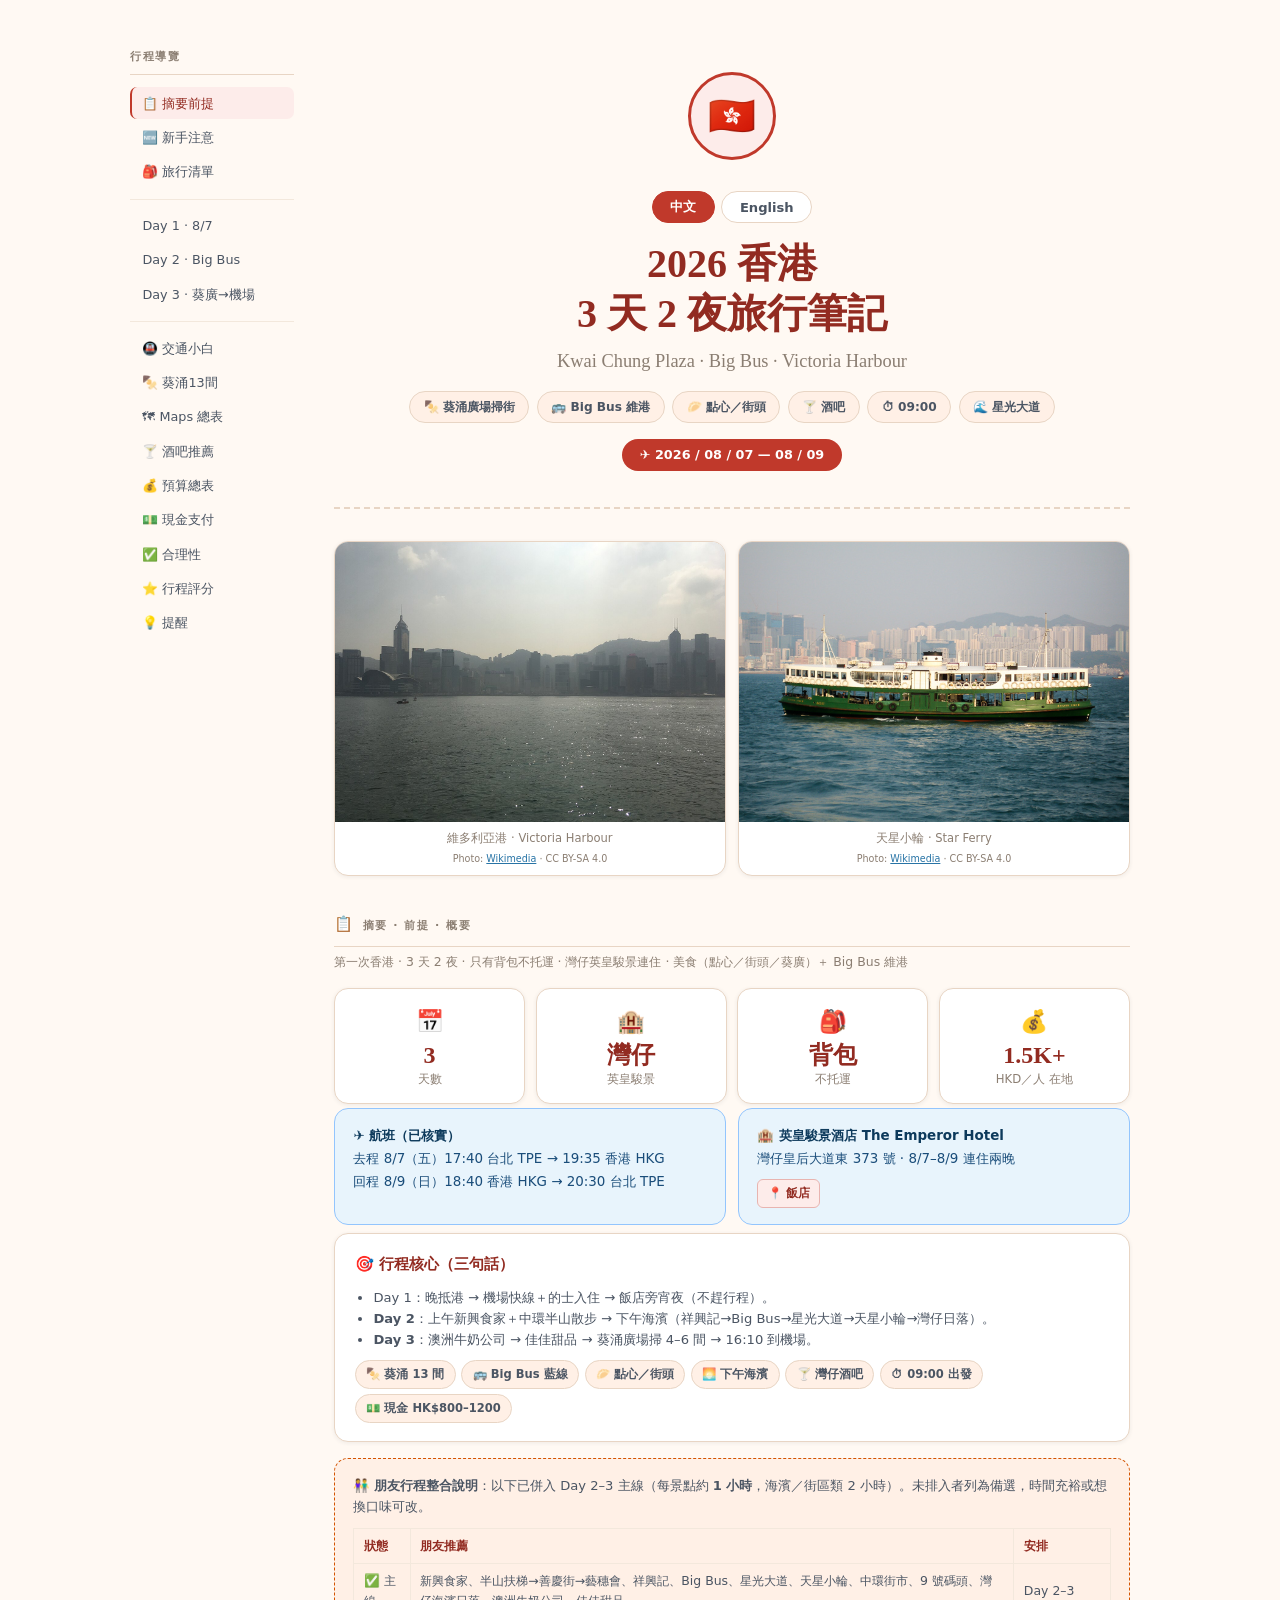
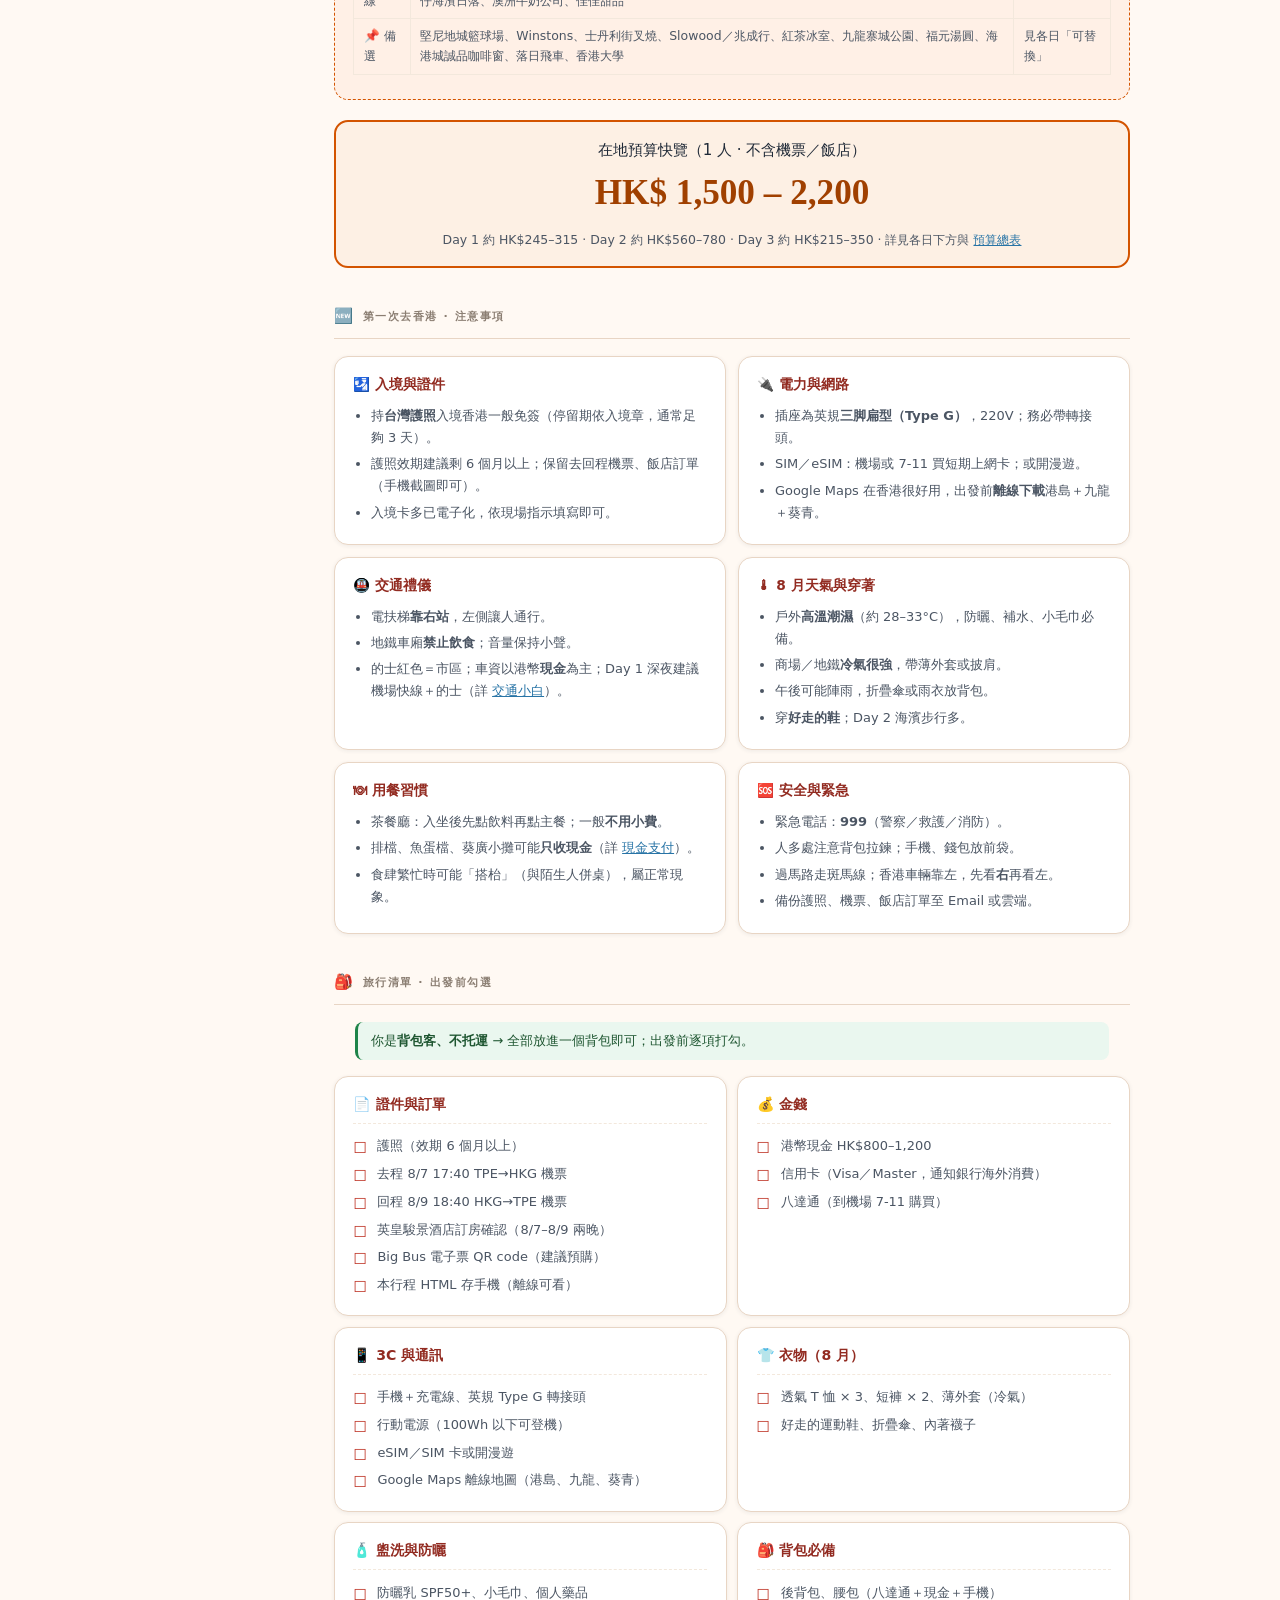
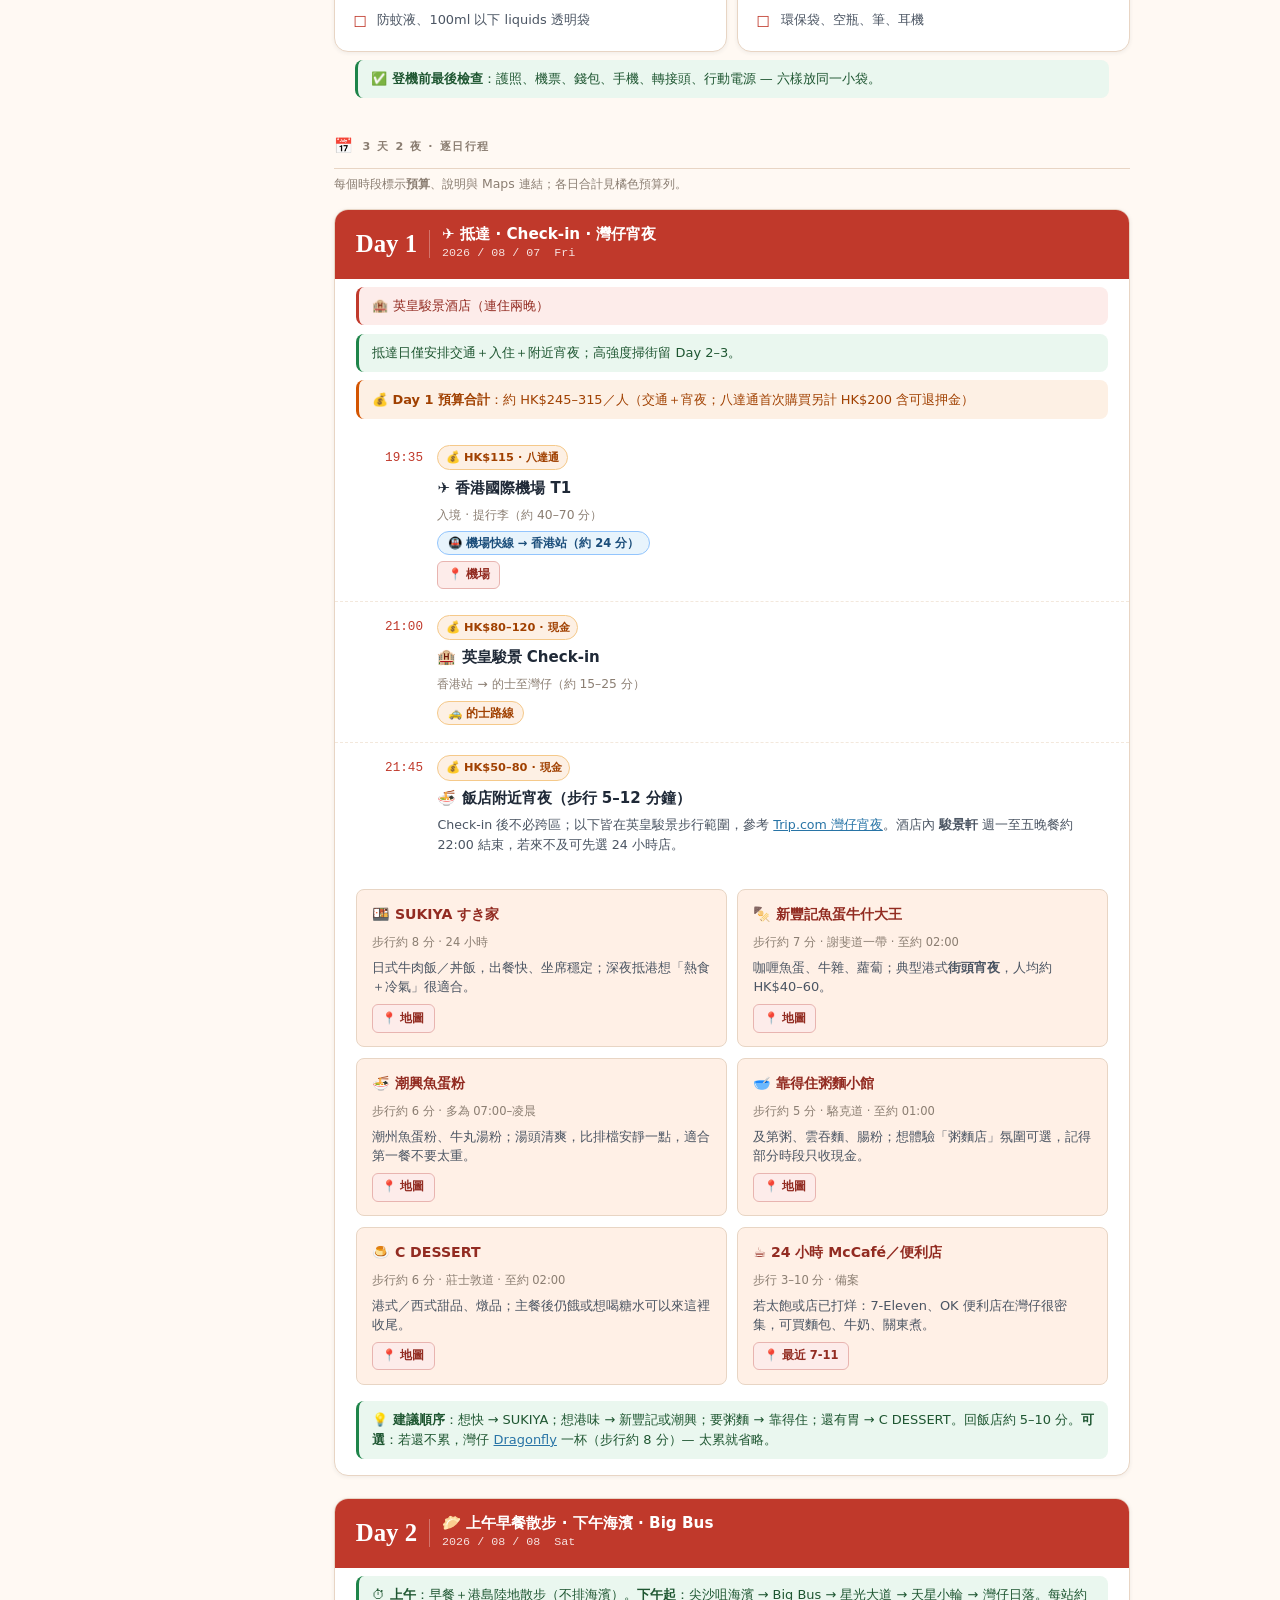
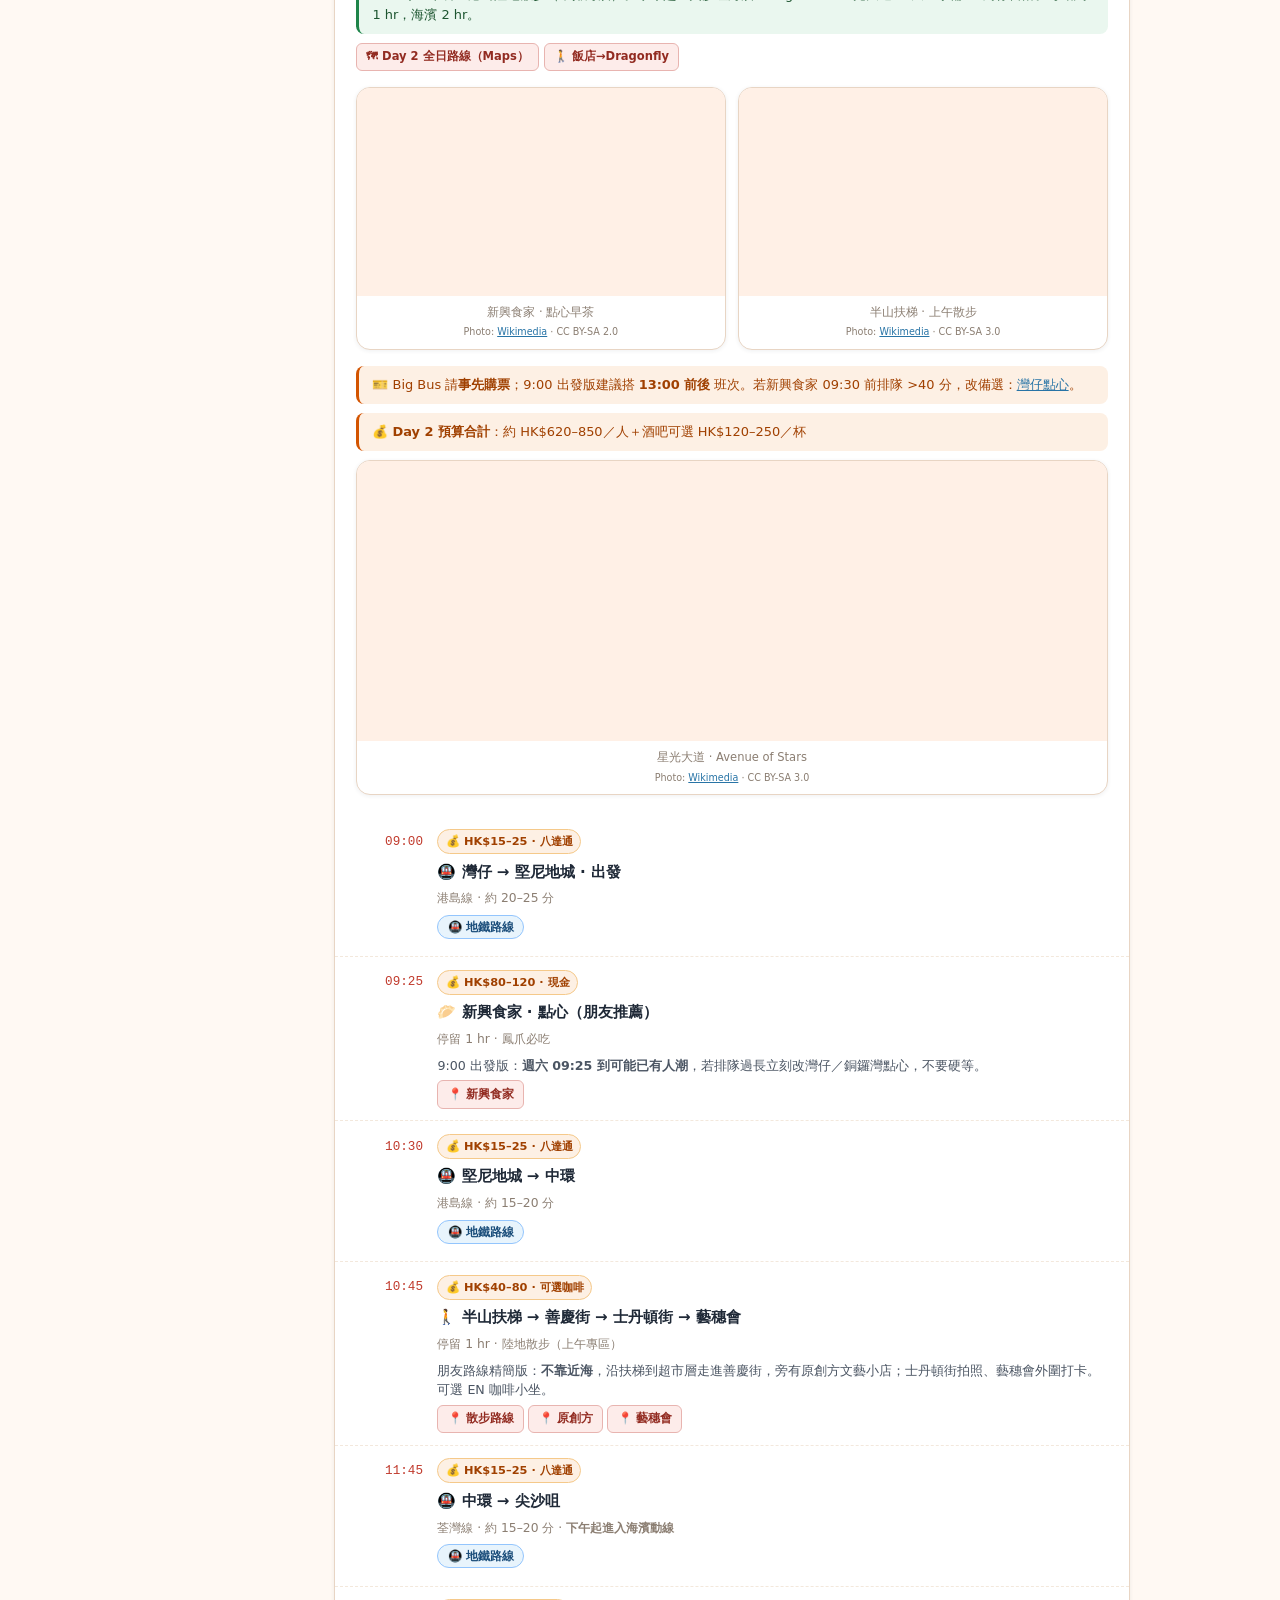
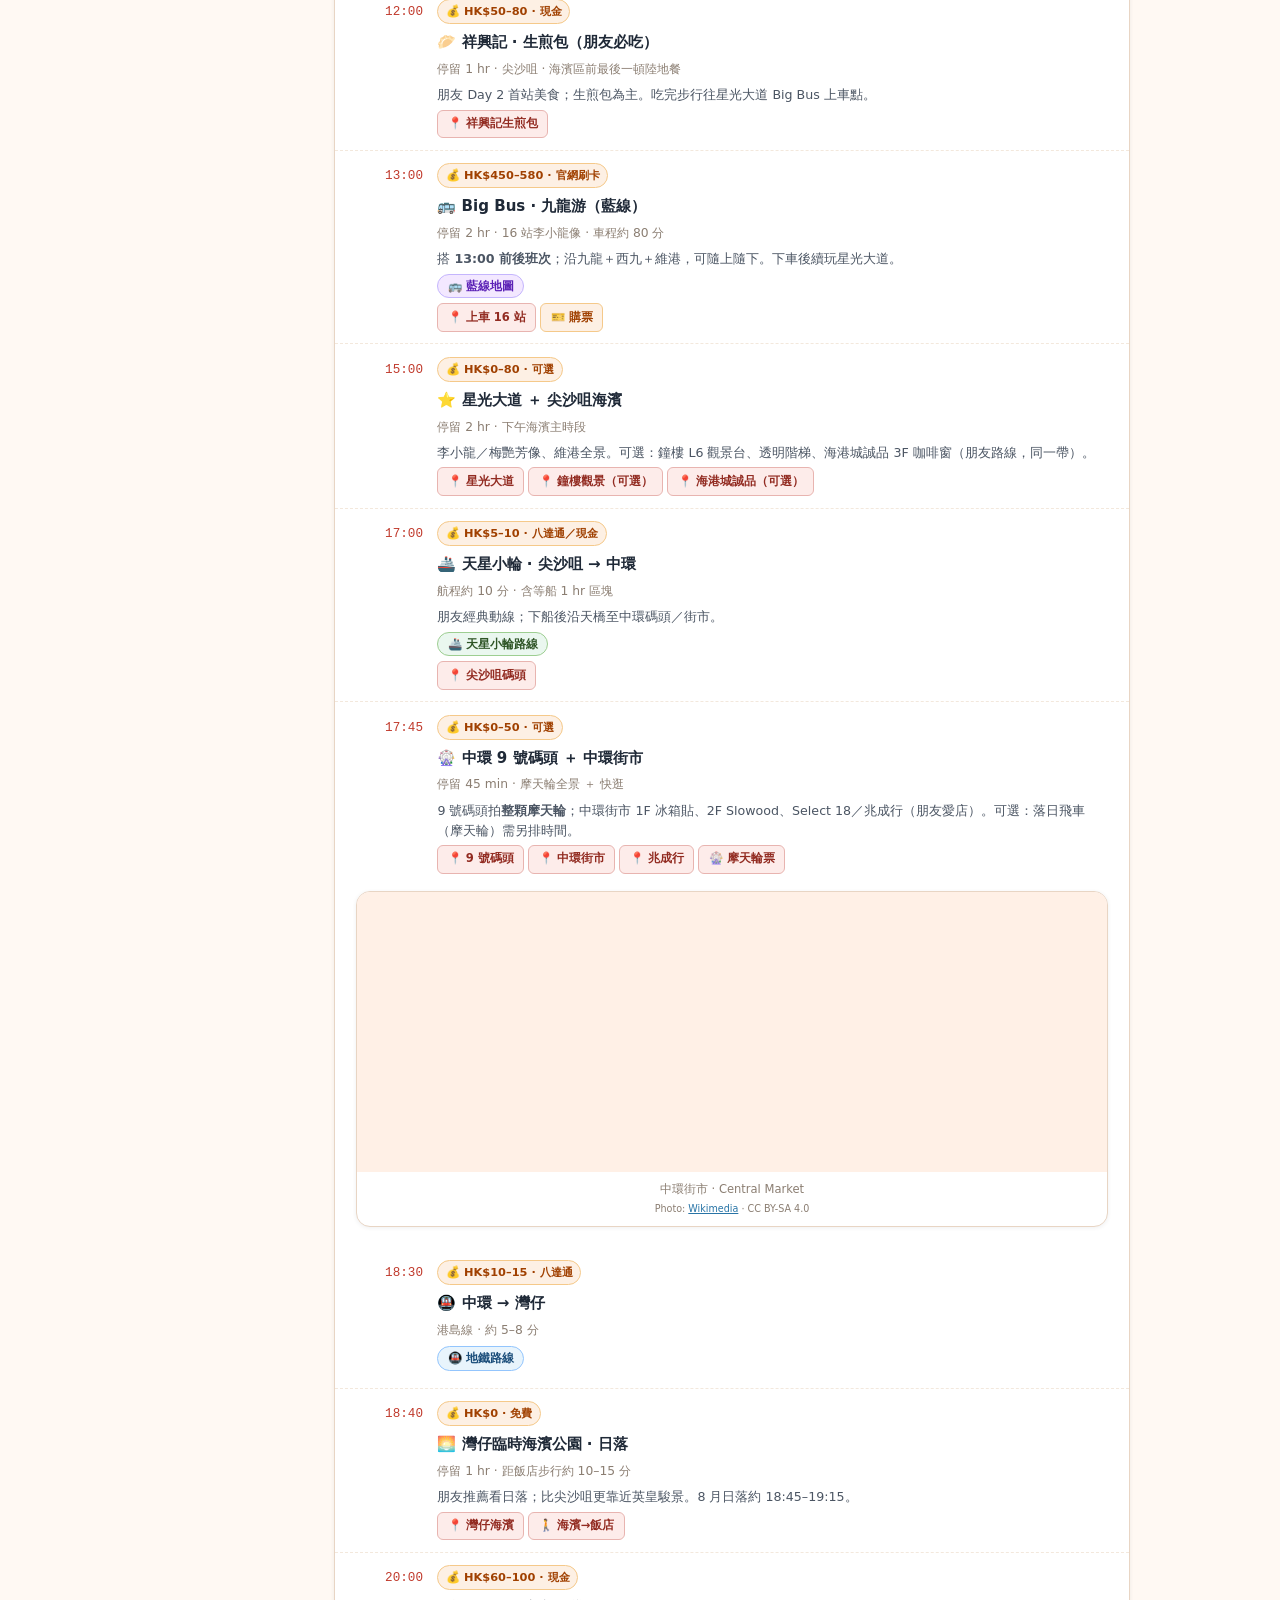
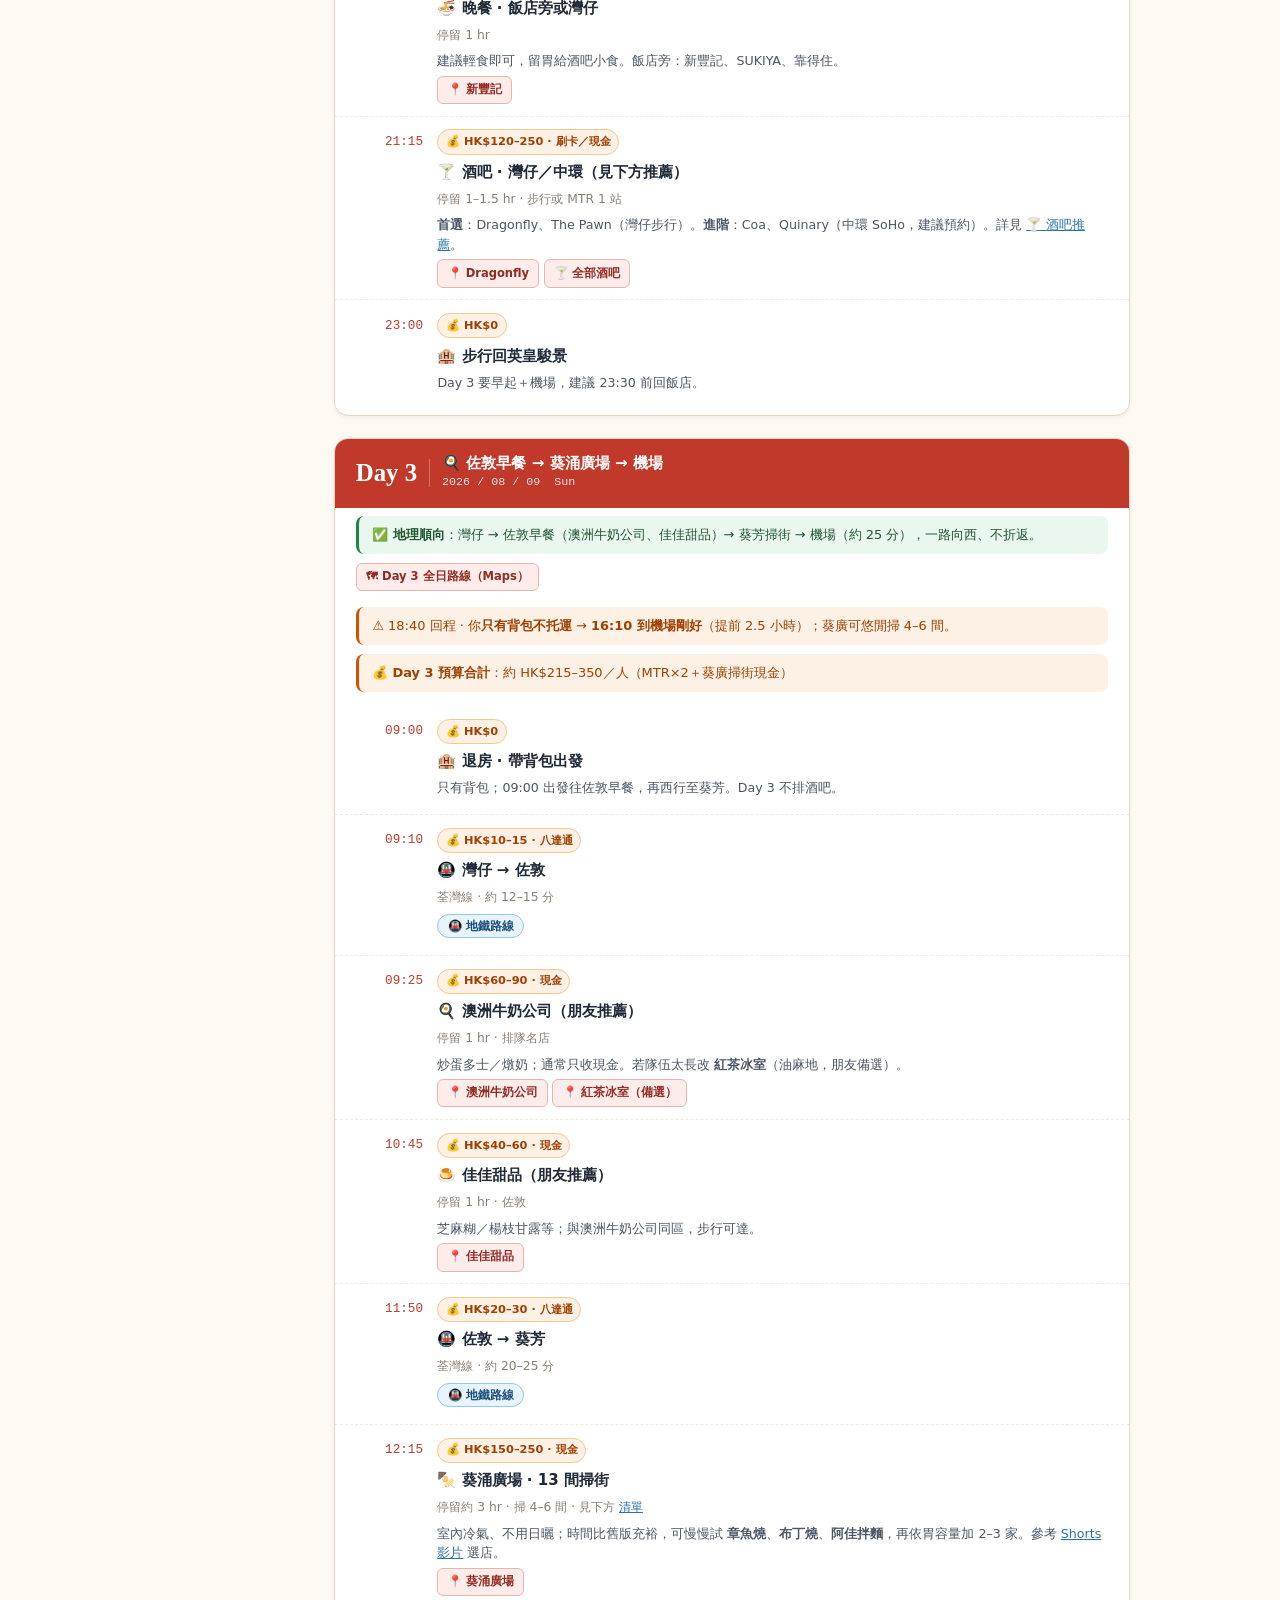
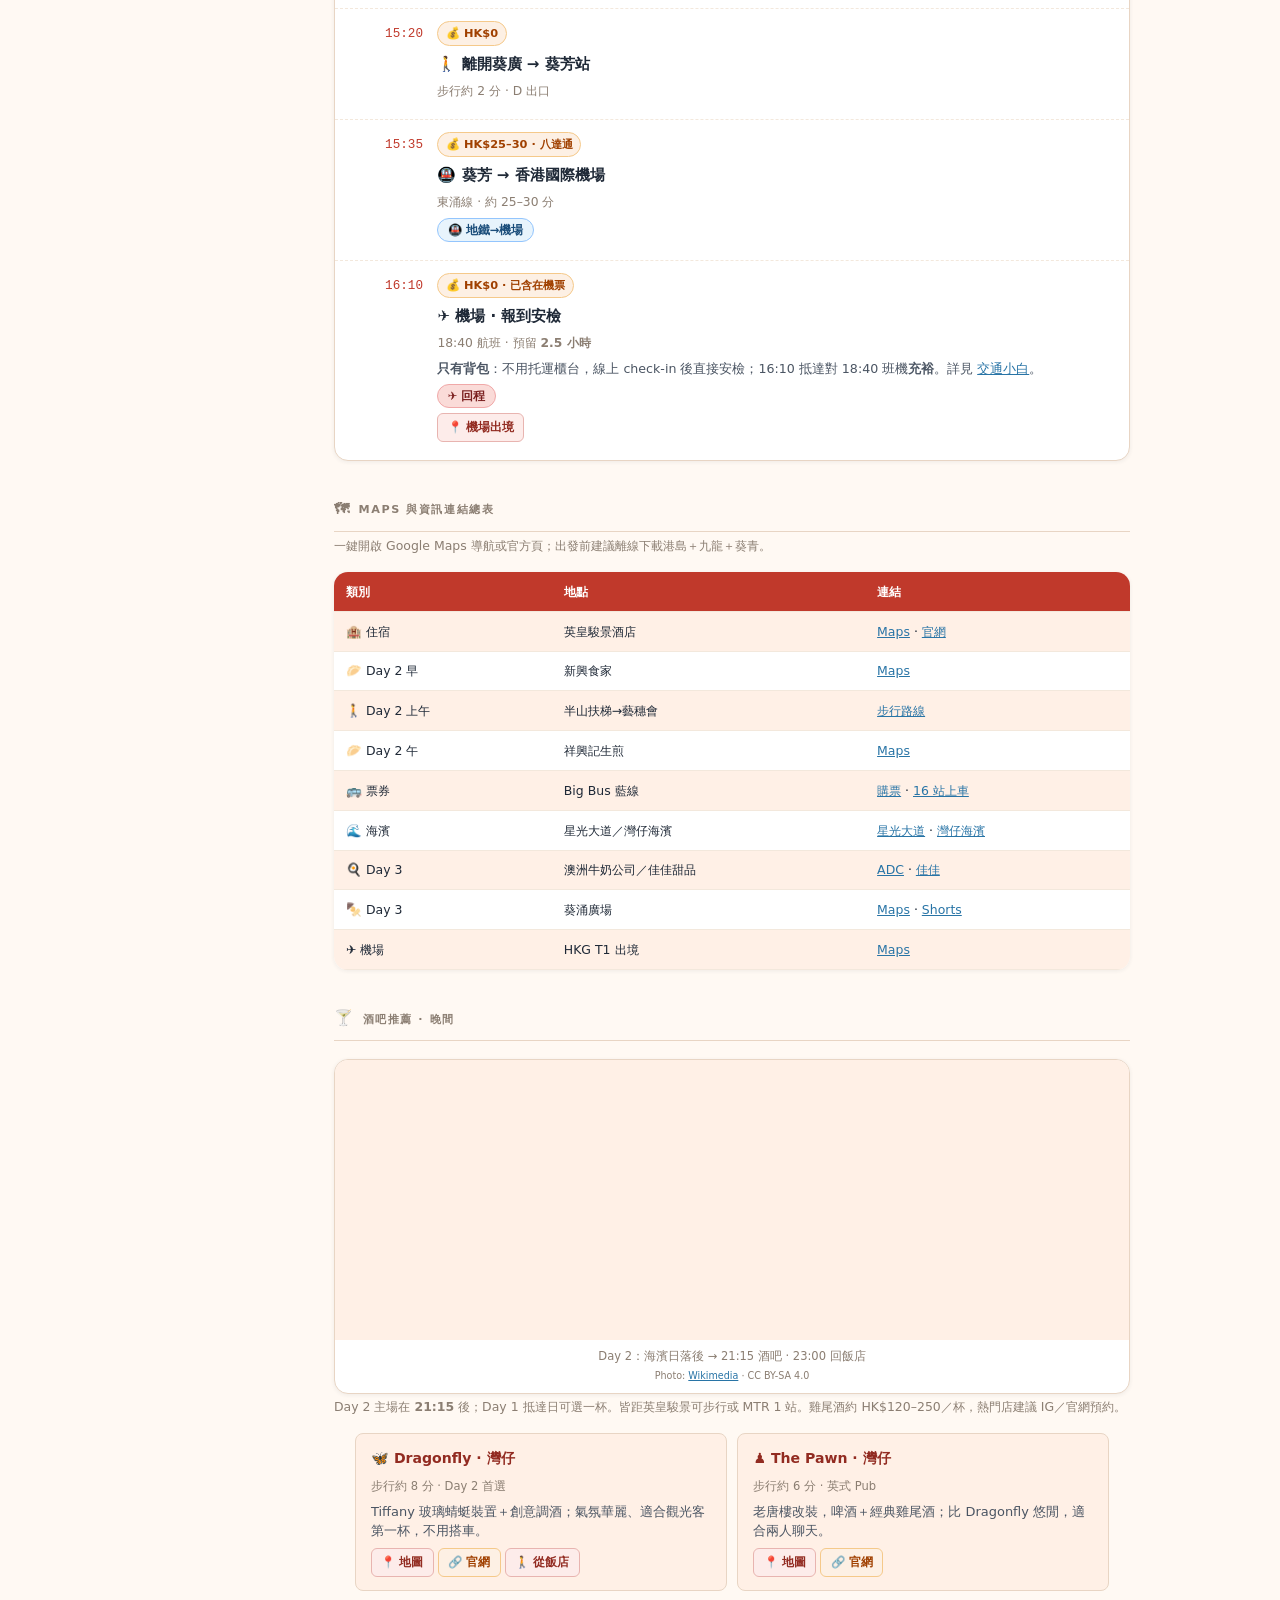
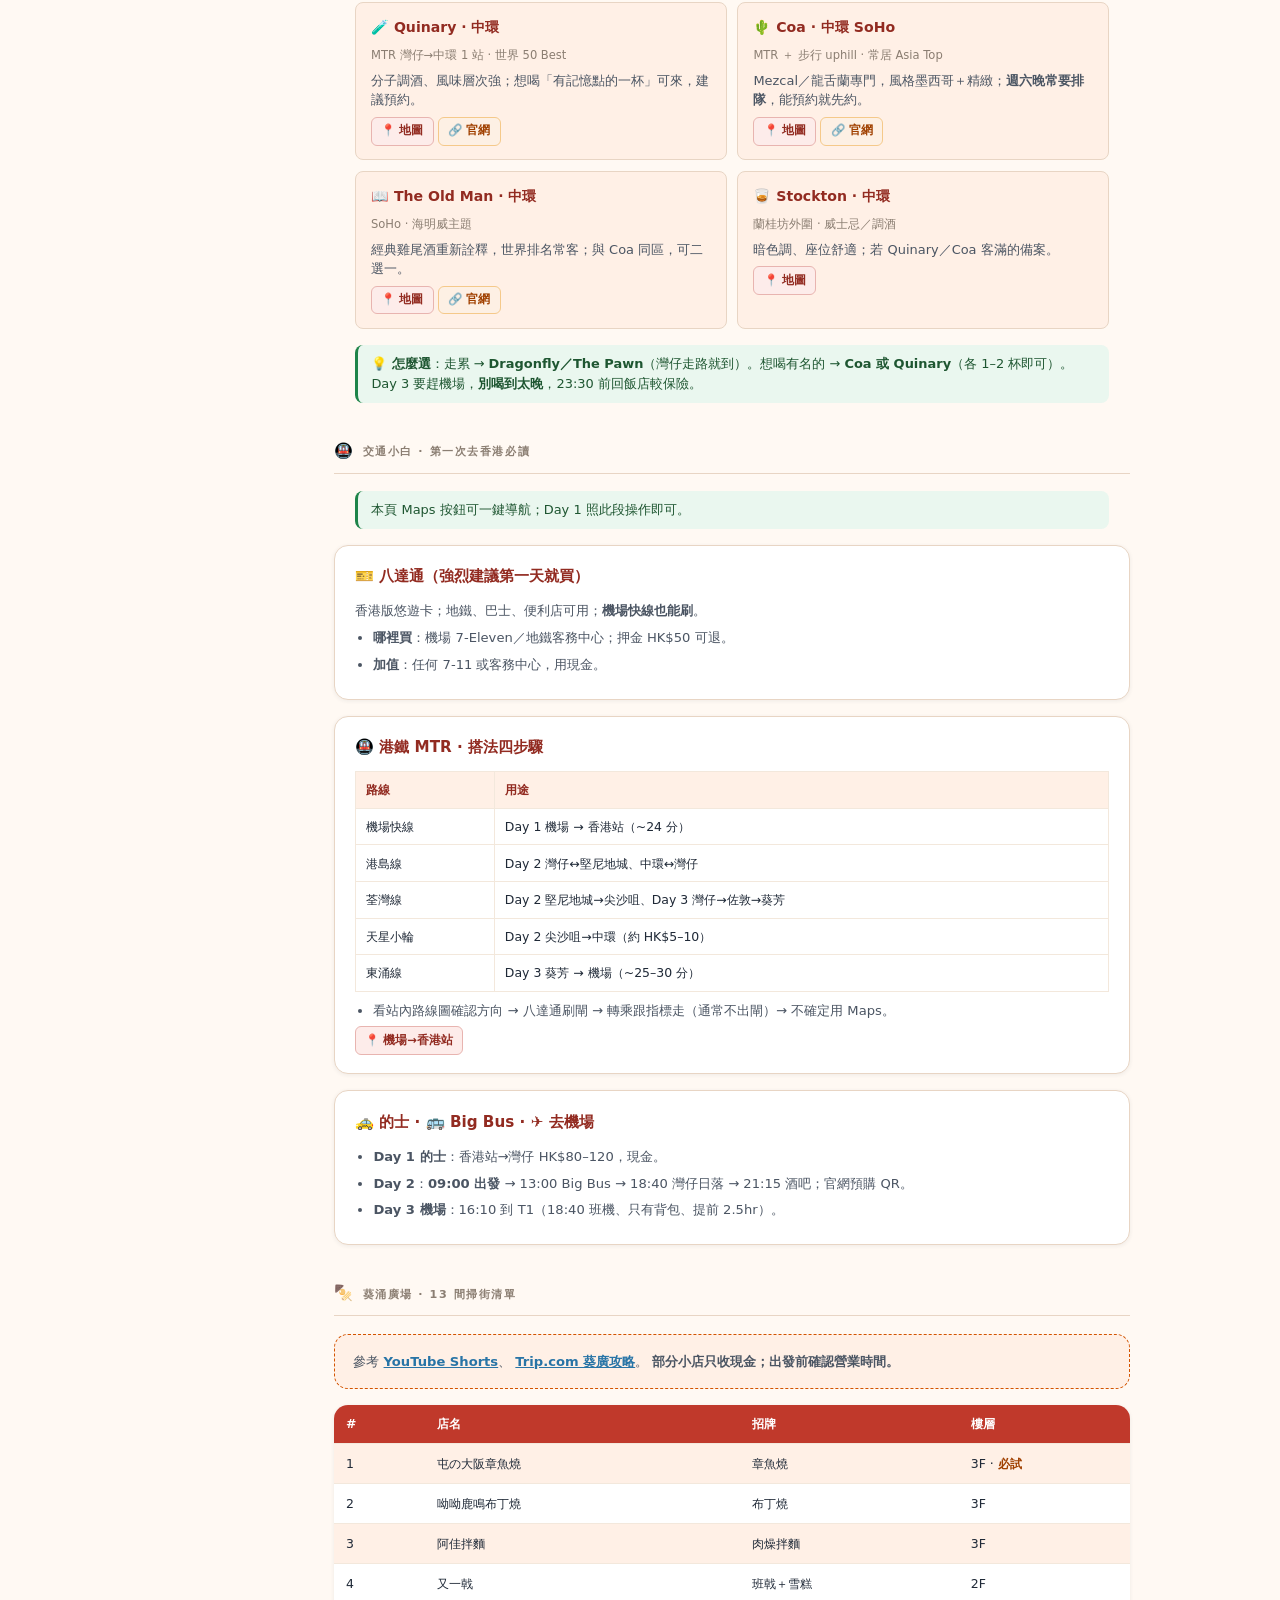
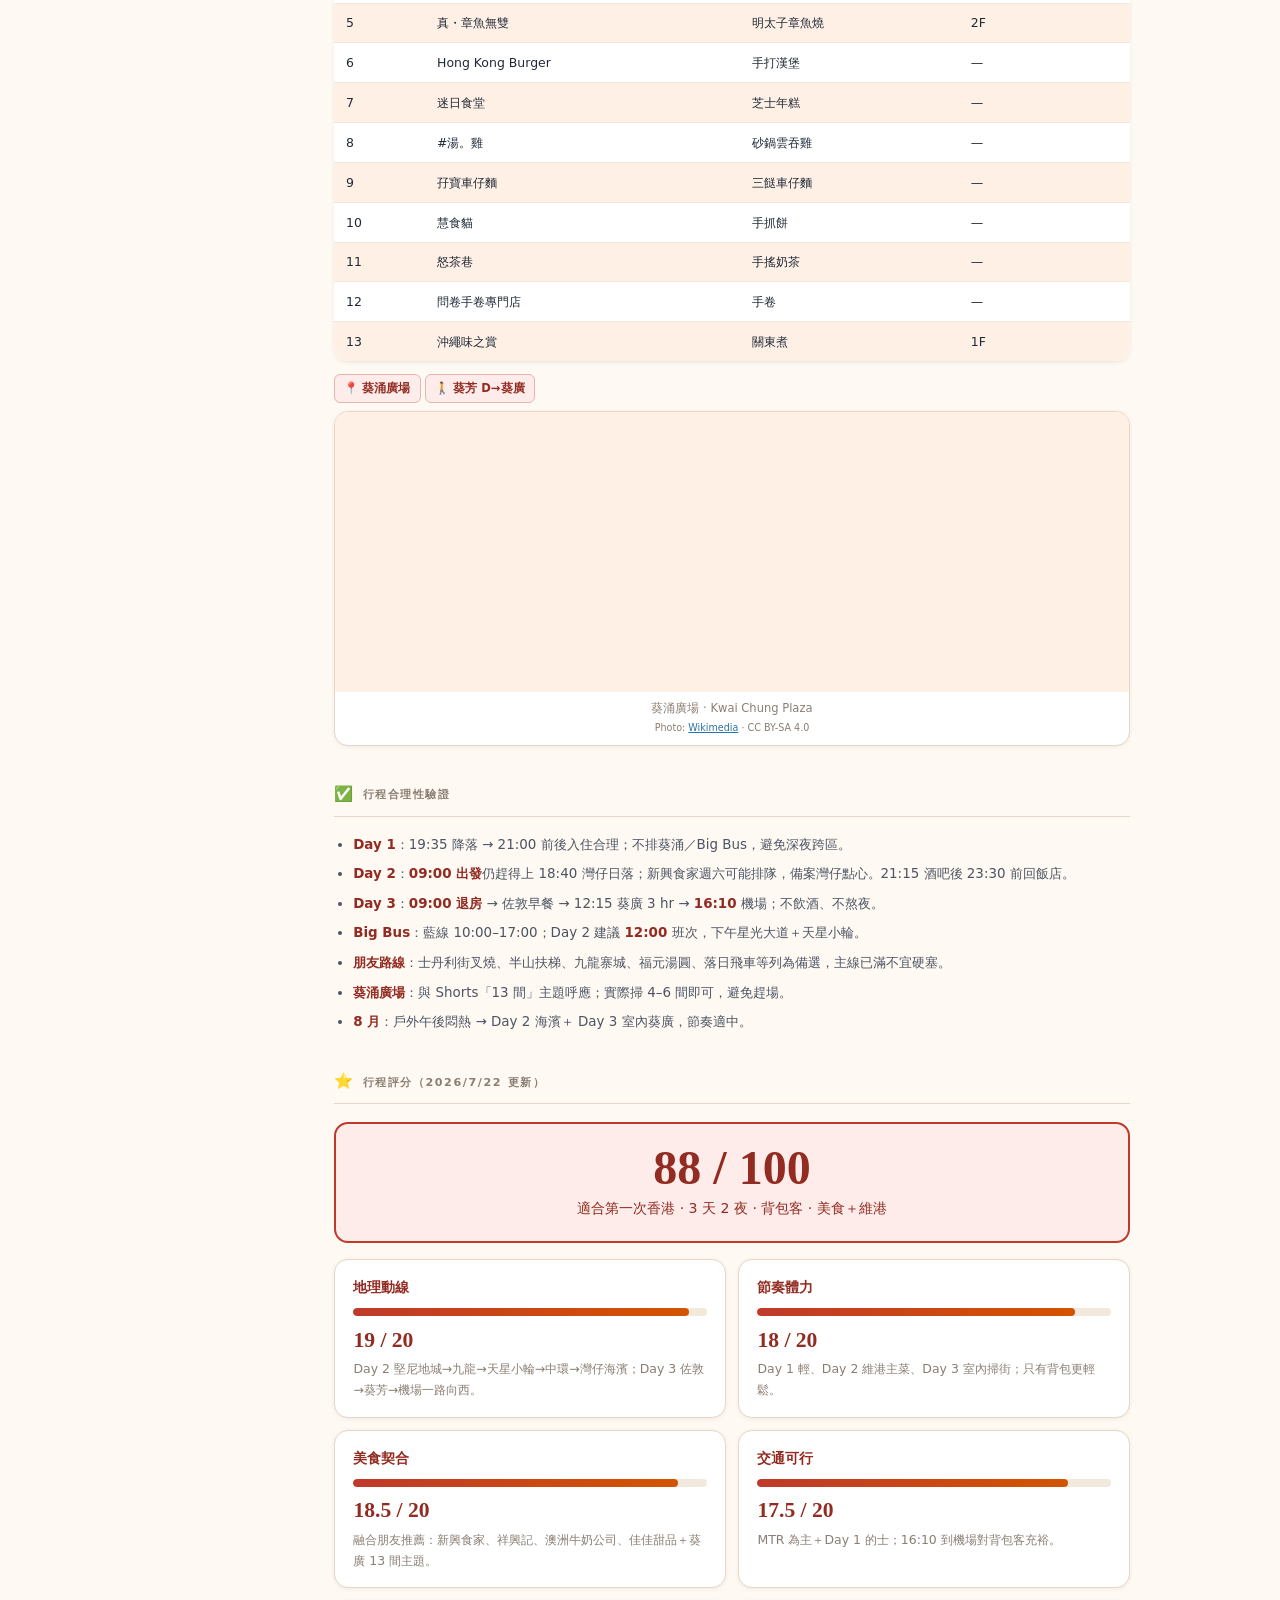
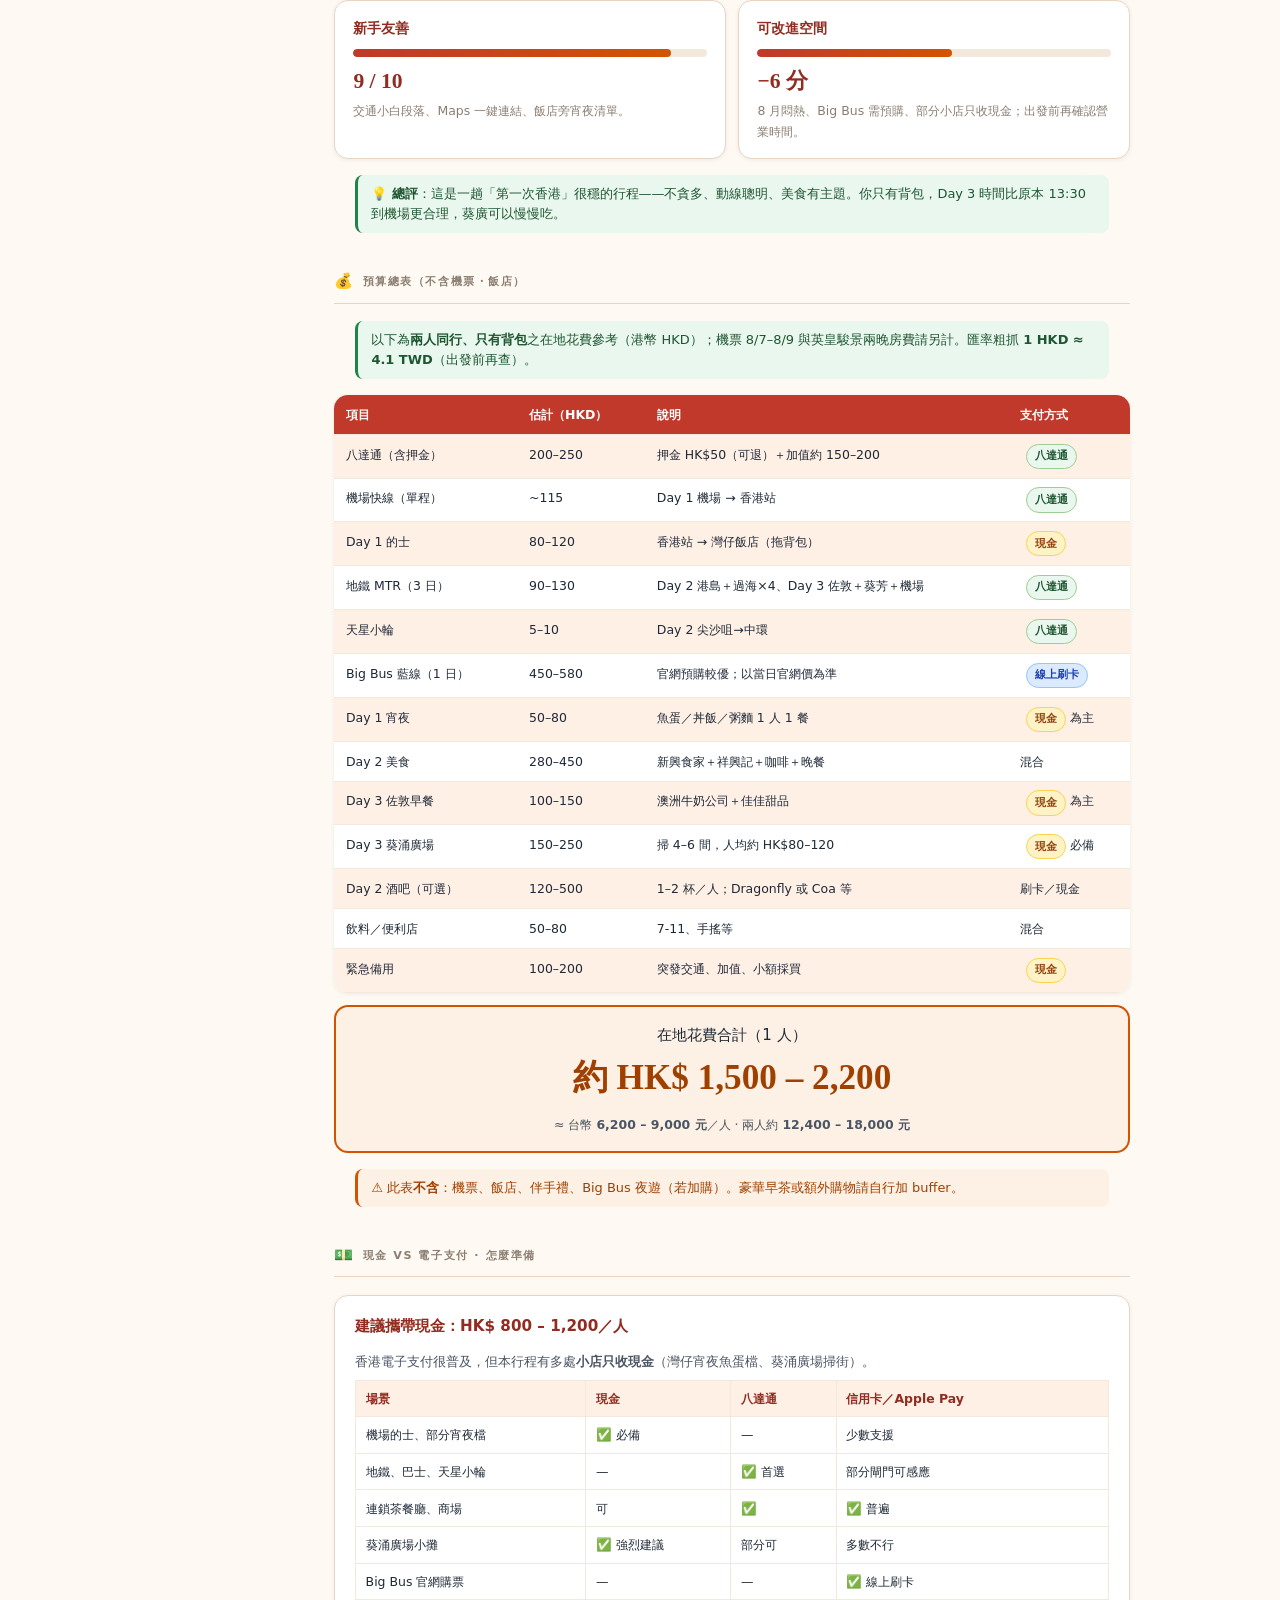
<file: 2026-hong-kong-itinerary-v2.html>
<!DOCTYPE html>
<html lang="zh-Hant">
<head>
  <meta charset="UTF-8" />
  <meta http-equiv="refresh" content="0; url=./hong-kong/" />
  <meta name="viewport" content="width=device-width, initial-scale=1.0" />
  <title>2026 Hong Kong Itinerary</title>
  <link rel="canonical" href="./hong-kong/" />
</head>
<body>
  <p>Redirecting to <a href="./hong-kong/">2026 Hong Kong · 3D2N itinerary</a>…</p>
</body>
</html>
</file>
<file: fukuoka/styles.css>
:root {
  --ink: #1a2830;
  --muted: #5f6b72;
  --paper: #f6f1ea;
  --panel: #fffdf9;
  --panel-strong: #ebe3d4;
  --line: #d4cabb;
  --charcoal: #1a3344;
  --cypress: #2d5a6e;
  --lake: #3a7ca5;
  --brick: #c45c48;
  --gold: #d4a853;
  --plum: #73506a;
  --shadow: 0 24px 70px rgba(35, 40, 35, 0.13);
  --radius: 8px;
}

* {
  box-sizing: border-box;
}

html {
  scroll-behavior: smooth;
}

body {
  margin: 0;
  color: var(--ink);
  background:
    radial-gradient(ellipse 80% 50% at 10% 0%, rgba(196, 165, 116, 0.12), transparent 50%),
    linear-gradient(90deg, rgba(44, 62, 90, 0.035) 1px, transparent 1px) 0 0 / 42px 42px,
    linear-gradient(0deg, rgba(44, 62, 90, 0.035) 1px, transparent 1px) 0 0 / 42px 42px,
    var(--paper);
  font-family: "Noto Sans TC", "Segoe UI", "Microsoft JhengHei", sans-serif;
  line-height: 1.6;
}

button,
textarea {
  font: inherit;
}

a {
  color: inherit;
}

img {
  display: block;
  width: 100%;
}

.app-shell {
  display: grid;
  grid-template-columns: 282px minmax(0, 1fr);
  min-height: 100vh;
}

.side-panel {
  position: sticky;
  top: 0;
  height: 100vh;
  padding: 24px 18px;
  background: var(--charcoal);
  color: #fff6e8;
  display: flex;
  flex-direction: column;
  gap: 20px;
  overflow: auto;
}

.brand {
  display: flex;
  align-items: center;
  gap: 12px;
  text-decoration: none;
}

.brand-mark {
  width: 48px;
  height: 48px;
  display: grid;
  place-items: center;
  border-radius: var(--radius);
  background: var(--brick);
  font-family: Georgia, serif;
  font-size: 28px;
  font-weight: 700;
}

.brand strong,
.brand small {
  display: block;
}

.brand strong {
  font-size: 18px;
}

.brand small {
  color: rgba(255, 246, 232, 0.66);
  margin-top: 2px;
}

.nav-links {
  display: grid;
  gap: 6px;
  padding: 12px 0;
  border-top: 1px solid rgba(255, 246, 232, 0.13);
  border-bottom: 1px solid rgba(255, 246, 232, 0.13);
}

.nav-links a {
  text-decoration: none;
  color: rgba(255, 246, 232, 0.78);
  padding: 10px 12px;
  border-radius: var(--radius);
}

.nav-links a:hover,
.nav-links a:focus-visible {
  background: rgba(255, 246, 232, 0.08);
  color: #fff6e8;
}

.nav-links a.is-active {
  background: rgba(196, 165, 116, 0.22);
  color: #fff6e8;
  font-weight: 700;
}

.mini-card {
  border: 1px solid rgba(255, 246, 232, 0.16);
  background: rgba(255, 246, 232, 0.07);
  border-radius: var(--radius);
  padding: 15px;
}

.mini-card.alert {
  border-color: rgba(184, 134, 46, 0.55);
  background: rgba(184, 134, 46, 0.13);
}

.mini-card strong,
.mini-card span {
  display: block;
}

.mini-card strong {
  line-height: 1.35;
}

.mini-card span {
  color: rgba(255, 246, 232, 0.68);
  margin-top: 7px;
  font-size: 13px;
}

.label,
.eyebrow,
.kicker {
  margin: 0;
  color: var(--lake);
  font-size: 12px;
  font-weight: 800;
  letter-spacing: 0.12em;
  text-transform: uppercase;
}

.side-panel .label,
.side-panel .kicker {
  color: #d8bc71;
}

.workspace {
  padding: 28px;
  display: grid;
  gap: 22px;
}

.hero-grid {
  display: grid;
  grid-template-columns: minmax(0, 1.15fr) minmax(320px, 0.85fr);
  gap: 22px;
  align-items: stretch;
  scroll-margin-top: 20px;
}

.hero-copy {
  min-height: 430px;
  padding: clamp(26px, 4vw, 48px);
  border-radius: var(--radius);
  color: #fff8ed;
  background:
    linear-gradient(90deg, rgba(28, 33, 30, 0.86), rgba(28, 33, 30, 0.62)),
    url("images/hero.jpg") center / cover;
  display: flex;
  flex-direction: column;
  justify-content: flex-end;
  box-shadow: var(--shadow);
}

.hero-copy .eyebrow {
  color: #e4c678;
}

.hero-copy h1 {
  margin: 10px 0 12px;
  max-width: 820px;
  font-family: "DM Serif Display", Georgia, "Noto Serif TC", serif;
  font-size: clamp(34px, 5.4vw, 68px);
  line-height: 1.05;
  letter-spacing: 0.01em;
  font-weight: 400;
}

.hero-copy p {
  max-width: 760px;
  margin: 0;
  color: rgba(255, 248, 237, 0.84);
  line-height: 1.75;
}

.hero-actions,
.detail-actions {
  display: flex;
  flex-wrap: wrap;
  gap: 10px;
  margin-top: 22px;
}

.button,
.filter-chip,
.day-tab {
  display: inline-flex;
  justify-content: center;
  align-items: center;
  min-height: 42px;
  border: 1px solid var(--charcoal);
  border-radius: var(--radius);
  padding: 0 15px;
  text-decoration: none;
  background: transparent;
  color: var(--charcoal);
  cursor: pointer;
}

.button.primary {
  color: #fff6e8;
  background: var(--charcoal);
}

.button.ghost {
  color: #fff6e8;
  border-color: rgba(255, 246, 232, 0.72);
}

.status-board {
  display: grid;
  grid-template-columns: repeat(2, minmax(0, 1fr));
  gap: 12px;
}

.status-board article {
  min-height: 150px;
  padding: 18px;
  border: 1px solid var(--line);
  border-radius: var(--radius);
  background: var(--panel);
  display: flex;
  flex-direction: column;
  justify-content: space-between;
}

.status-board strong {
  display: block;
  font-size: clamp(18px, 2.5vw, 26px);
  line-height: 1.2;
}

.status-board small {
  color: var(--muted);
  line-height: 1.5;
}

.photo-strip {
  display: grid;
  grid-template-columns: repeat(4, minmax(0, 1fr));
  gap: 12px;
}

.photo-strip figure {
  position: relative;
  margin: 0;
  min-height: 180px;
  overflow: hidden;
  border-radius: var(--radius);
  background: var(--charcoal);
}

.photo-strip img {
  height: 100%;
  min-height: 180px;
  object-fit: cover;
  filter: saturate(0.94) contrast(1.03);
}

.photo-strip figcaption {
  position: absolute;
  left: 12px;
  bottom: 12px;
  padding: 7px 10px;
  border-radius: var(--radius);
  background: rgba(35, 40, 35, 0.78);
  color: #fff6e8;
  font-weight: 700;
}

.planner-layout,
.departure-section,
.prep-briefing-section,
.bath-section,
.source-section,
.food-section,
.night-section,
.tips-section,
.route-section,
.budget-section,
.taiwan-section,
.prep-card {
  border: 1px solid var(--line);
  border-radius: var(--radius);
  background: rgba(255, 250, 241, 0.82);
  box-shadow: var(--shadow);
  padding: 22px;
  scroll-margin-top: 20px;
}

.section-heading {
  display: flex;
  align-items: center;
  justify-content: space-between;
  gap: 16px;
  margin-bottom: 18px;
}

.section-heading h2,
.prep-card h2 {
  margin: 4px 0 0;
  font-size: clamp(26px, 3vw, 38px);
  line-height: 1.12;
  font-family: "DM Serif Display", Georgia, "Noto Serif TC", serif;
  font-weight: 400;
  letter-spacing: 0.01em;
}

.filter-row,
.day-tabs {
  display: flex;
  flex-wrap: wrap;
  gap: 8px;
}

.filter-chip {
  min-height: 36px;
  border-color: var(--line);
  background: #fffdf8;
  color: var(--muted);
}

.filter-chip.active,
.day-tab.active {
  border-color: var(--charcoal);
  color: #fff6e8;
  background: var(--charcoal);
}

.day-tabs {
  margin-bottom: 14px;
}

.day-tab {
  min-height: 54px;
  display: grid;
  gap: 2px;
  min-width: 132px;
}

.day-tab small {
  color: currentColor;
  opacity: 0.72;
}

.planner-grid {
  display: grid;
  grid-template-columns: minmax(0, 1fr) 360px;
  gap: 18px;
  align-items: start;
}

.timeline-panel,
.inspector {
  border: 1px solid var(--line);
  border-radius: var(--radius);
  background: #fffdf8;
}

.day-summary {
  display: grid;
  grid-template-columns: minmax(0, 1fr) auto;
  gap: 16px;
  padding: 18px;
  border-bottom: 1px solid var(--line);
}

.day-summary h3 {
  margin: 0;
  font-size: 24px;
}

.day-summary p {
  margin: 7px 0 0;
  color: var(--muted);
  line-height: 1.6;
}

.day-stats {
  display: flex;
  gap: 8px;
  align-items: start;
  flex-wrap: wrap;
  justify-content: flex-end;
}

.soft-badge,
.stat-pill,
.tag {
  display: inline-flex;
  min-height: 30px;
  align-items: center;
  border: 1px solid var(--line);
  border-radius: var(--radius);
  padding: 0 10px;
  background: var(--panel-strong);
  color: var(--charcoal);
  font-size: 13px;
  font-weight: 700;
}

.soft-badge.ready {
  border-color: rgba(84, 107, 90, 0.55);
  background: rgba(84, 107, 90, 0.16);
  color: var(--cypress);
}

.timeline {
  display: grid;
  padding: 10px 16px 16px;
}

.timeline-item {
  display: block;
  width: 100%;
  text-align: left;
  border: 0;
  border-bottom: 1px solid rgba(216, 204, 186, 0.7);
  background: transparent;
  padding: 13px 0;
  cursor: pointer;
}

.timeline-item .timeline-row {
  display: grid;
  grid-template-columns: 92px minmax(0, 1fr);
  gap: 14px;
  align-items: start;
}

.timeline-item .stop-thumb {
  height: 140px;
  margin-bottom: 10px;
}

.timeline-item:hover,
.timeline-item.active {
  background: rgba(255, 248, 235, 0.72);
}

.timeline-item .time {
  color: var(--muted);
  font-weight: 800;
  font-variant-numeric: tabular-nums;
}

.timeline-item .timeline-body {
  display: grid;
  gap: 4px;
}

.timeline-item .timeline-body strong {
  font-size: 16px;
  line-height: 1.35;
}

.timeline-item .timeline-body small {
  color: var(--muted);
}

.timeline-item:last-child {
  border-bottom: 0;
}

.time-block {
  color: var(--muted);
  font-weight: 800;
  font-variant-numeric: tabular-nums;
}

.stop-card {
  width: 100%;
  text-align: left;
  border: 1px solid transparent;
  border-radius: var(--radius);
  padding: 13px;
  background: #fff8eb;
  cursor: pointer;
}

.stop-card:hover,
.stop-card.active {
  border-color: var(--charcoal);
  background: #fff2db;
}

.stop-card h4 {
  margin: 0 0 8px;
  font-size: 18px;
}

.stop-card p {
  margin: 0;
  color: var(--muted);
  line-height: 1.55;
}

.stop-thumb {
  width: 100%;
  height: 180px;
  object-fit: cover;
  border-radius: var(--radius);
  margin-bottom: 12px;
  border: 1px solid var(--line);
  display: block;
}

.card-thumb {
  width: 100%;
  height: 150px;
  object-fit: cover;
  border-radius: var(--radius);
  margin-bottom: 12px;
  border: 1px solid var(--line);
  display: block;
}

.detail-photo {
  margin: 0 0 12px;
}

.detail-photo img {
  width: 100%;
  height: 180px;
  object-fit: cover;
  border-radius: var(--radius);
  border: 1px solid var(--line);
  display: block;
}

.meta-grid {
  display: grid;
  grid-template-columns: repeat(3, minmax(0, 1fr));
  gap: 8px;
  margin-top: 12px;
}

.meta-grid span {
  min-height: 42px;
  border: 1px solid var(--line);
  border-radius: var(--radius);
  padding: 8px;
  background: rgba(255, 255, 255, 0.64);
  color: var(--muted);
  font-size: 12px;
  line-height: 1.35;
}

.tag-row {
  display: flex;
  flex-wrap: wrap;
  gap: 7px;
  margin-top: 10px;
}

.tag {
  min-height: 26px;
  font-size: 12px;
  background: #ffffff;
}

.tag.booked {
  border-color: rgba(84, 107, 90, 0.55);
  color: var(--cypress);
}

.tag.needs {
  border-color: rgba(184, 134, 46, 0.65);
  color: #7d5b1d;
}

.tag.risk {
  border-color: rgba(184, 73, 58, 0.55);
  color: var(--brick);
}

.inspector {
  position: sticky;
  top: 22px;
  padding: 18px;
}

.inspector h3 {
  margin: 6px 0 8px;
  font-size: 25px;
  line-height: 1.2;
}

.inspector p {
  color: var(--muted);
  line-height: 1.6;
}

.detail-list {
  display: grid;
  gap: 10px;
  margin: 18px 0 0;
}

.detail-list div {
  border-top: 1px solid var(--line);
  padding-top: 10px;
}

.detail-list dt {
  color: var(--lake);
  font-weight: 800;
  font-size: 12px;
  letter-spacing: 0.08em;
}

.detail-list dd {
  margin: 5px 0 0;
  color: var(--ink);
  line-height: 1.6;
}

.detail-actions .button {
  min-height: 38px;
}

.bath-grid {
  display: grid;
  grid-template-columns: minmax(0, 1.3fr) repeat(2, minmax(230px, 0.85fr));
  gap: 14px;
}

.recommend-card,
.option-card,
.source-card {
  border: 1px solid var(--line);
  border-radius: var(--radius);
  background: #fffdf8;
  padding: 18px;
}

.recommend-card {
  background:
    linear-gradient(180deg, rgba(84, 107, 90, 0.12), transparent 42%),
    #fffdf8;
  border-color: rgba(84, 107, 90, 0.45);
}

.recommend-label {
  display: inline-flex;
  align-items: center;
  min-height: 28px;
  padding: 0 10px;
  border-radius: var(--radius);
  background: var(--cypress);
  color: #fff6e8;
  font-size: 12px;
  font-weight: 800;
}

.recommend-card h3,
.option-card h3,
.source-card h3 {
  margin: 12px 0 8px;
  font-size: 22px;
  line-height: 1.2;
}

.recommend-card p,
.option-card p,
.source-card p,
.source-card li {
  color: var(--muted);
  line-height: 1.65;
}

.clean-list {
  display: grid;
  gap: 7px;
  padding-left: 18px;
  margin: 14px 0;
}

.option-card a,
.source-card a {
  color: var(--lake);
  font-weight: 800;
}

.source-grid,
.departure-grid,
.food-grid,
.night-grid,
.tips-grid,
.route-grid,
.budget-grid,
.taiwan-grid {
  display: grid;
  grid-template-columns: repeat(3, minmax(0, 1fr));
  gap: 14px;
}

.departure-grid {
  align-items: stretch;
}

.departure-grid .button {
  width: fit-content;
  margin-top: 8px;
}

.reminder-list {
  display: grid;
  gap: 10px;
  margin-top: 14px;
}

.reminder-item {
  display: grid;
  grid-template-columns: 118px minmax(180px, 0.42fr) minmax(0, 1fr);
  gap: 12px;
  align-items: start;
  border: 1px solid var(--line);
  border-radius: var(--radius);
  background: #fffdf8;
  padding: 12px;
}

.reminder-item span {
  color: var(--lake);
  font-weight: 900;
  font-variant-numeric: tabular-nums;
}

.reminder-item strong {
  line-height: 1.3;
}

.reminder-item small {
  color: var(--muted);
  line-height: 1.45;
}

.source-card ul {
  padding-left: 18px;
}

.source-type {
  display: inline-flex;
  min-height: 26px;
  align-items: center;
  padding: 0 9px;
  border-radius: var(--radius);
  background: var(--panel-strong);
  color: var(--plum);
  font-size: 12px;
  font-weight: 800;
}

.info-card,
.tip-card {
  border: 1px solid var(--line);
  border-radius: var(--radius);
  background: #fffdf8;
  padding: 16px;
  display: grid;
  align-content: start;
  gap: 8px;
}

.audit-card {
  border-left: 4px solid var(--gold);
}

.audit-card .score {
  display: inline-flex;
  width: fit-content;
  min-height: 28px;
  align-items: center;
  padding: 0 10px;
  border-radius: var(--radius);
  background: var(--charcoal);
  color: #fff6e8;
  font-size: 12px;
  font-weight: 800;
}

.money-line {
  display: grid;
  grid-template-columns: minmax(0, 1fr) auto;
  gap: 8px;
  align-items: baseline;
  padding-top: 8px;
  border-top: 1px solid var(--line);
}

.money-line strong {
  font-size: 20px;
}

.money-line small {
  color: var(--muted);
  text-align: right;
}

.info-card.dark {
  background: #313832;
  color: #fff6e8;
  border-color: rgba(255, 246, 232, 0.18);
}

.info-card h3,
.tip-card h3 {
  margin: 0;
  font-size: 20px;
  line-height: 1.22;
}

.info-card p,
.tip-card p {
  margin: 0;
  color: var(--muted);
  line-height: 1.55;
}

.info-card.dark p,
.info-card.dark span,
.info-card.dark small {
  color: rgba(255, 246, 232, 0.75);
}

.info-card span,
.info-card small {
  color: var(--muted);
  line-height: 1.45;
}

.card-actions {
  display: flex;
  flex-wrap: wrap;
  gap: 8px;
  margin-top: 8px;
}

.card-actions a {
  min-height: 32px;
  display: inline-flex;
  align-items: center;
  border: 1px solid var(--line);
  border-radius: var(--radius);
  padding: 0 10px;
  text-decoration: none;
  color: var(--lake);
  font-weight: 800;
  font-size: 13px;
  background: #fffaf1;
}

.info-card.dark .card-actions a {
  color: #fff6e8;
  border-color: rgba(255, 246, 232, 0.24);
  background: rgba(255, 246, 232, 0.08);
}

.prep-grid {
  display: grid;
  grid-template-columns: minmax(0, 1fr) minmax(320px, 0.8fr);
  gap: 18px;
}

.checklist {
  display: grid;
  gap: 10px;
  margin-top: 16px;
}

.check-item {
  display: grid;
  grid-template-columns: 24px minmax(0, 1fr);
  gap: 10px;
  align-items: start;
  padding: 12px;
  border: 1px solid var(--line);
  border-radius: var(--radius);
  background: #fffdf8;
}

.check-item input {
  width: 18px;
  height: 18px;
  margin-top: 3px;
  accent-color: var(--cypress);
}

.check-item strong,
.check-item span {
  display: block;
}

.check-item span {
  color: var(--muted);
  margin-top: 3px;
  line-height: 1.45;
}

textarea {
  width: 100%;
  resize: vertical;
  margin-top: 16px;
  border: 1px solid var(--line);
  border-radius: var(--radius);
  padding: 14px;
  background: #fffdf8;
  color: var(--ink);
  line-height: 1.6;
}

.page-footer {
  padding: 10px 4px 22px;
  color: var(--muted);
  font-size: 13px;
}

@media (max-width: 1120px) {
  .app-shell {
    grid-template-columns: 1fr;
  }

  .side-panel {
    position: static;
    height: auto;
    display: grid;
    grid-template-columns: minmax(180px, 1fr) minmax(240px, 2fr);
  }

  .nav-links {
    grid-column: 1 / -1;
    display: flex;
    flex-wrap: wrap;
  }

  .hero-grid,
  .planner-grid,
  .bath-grid,
  .prep-grid {
    grid-template-columns: 1fr;
  }

  .inspector {
    position: static;
  }

  .source-grid,
  .departure-grid,
  .food-grid,
  .night-grid,
  .tips-grid,
  .route-grid,
  .budget-grid,
  .taiwan-grid,
  .photo-strip {
    grid-template-columns: repeat(2, minmax(0, 1fr));
  }

  .meta-grid {
    grid-template-columns: 1fr;
  }
}

@media (max-width: 680px) {
  .workspace {
    padding: 14px 14px 88px;
  }

  .mobile-quick-nav {
    display: grid;
  }

  .side-panel {
    padding: 16px;
    grid-template-columns: 1fr;
  }

  .hero-copy {
    min-height: 520px;
  }

  .status-board,
  .photo-strip,
  .source-grid,
  .departure-grid,
  .food-grid,
  .night-grid,
  .tips-grid,
  .route-grid,
  .budget-grid,
  .taiwan-grid {
    grid-template-columns: 1fr;
  }

  .departure-grid .button {
    width: 100%;
  }

  .reminder-item {
    grid-template-columns: 1fr;
    gap: 4px;
  }

  .section-heading,
  .day-summary {
    grid-template-columns: 1fr;
    display: grid;
  }

  .day-stats {
    justify-content: start;
  }

  .timeline-item .timeline-row {
    grid-template-columns: 1fr;
    gap: 6px;
  }

  .button,
  .filter-chip,
  .day-tab {
    width: 100%;
  }
}


.prep-card-wide {
  grid-column: 1 / -1;
}

.section-lead {
  margin: 0 0 16px;
  color: var(--muted);
  font-size: 0.95rem;
}

.pre-phase {
  margin-bottom: 20px;
  padding-bottom: 16px;
  border-bottom: 1px solid var(--line);
}

.pre-phase:last-child {
  border-bottom: none;
  margin-bottom: 0;
}

.pre-phase h3 {
  margin: 0 0 12px;
  font-size: 1rem;
  color: var(--lake);
}

/* --- 交通圖解 --- */
.transit-guide-section {
  margin-bottom: 48px;
}

.subsection-title {
  margin: 28px 0 14px;
  font-size: 1.05rem;
  color: var(--lake);
  font-weight: 600;
}

.route-diagram-grid {
  display: grid;
  grid-template-columns: repeat(auto-fill, minmax(300px, 1fr));
  gap: 16px;
}

.route-diagram-card {
  background: var(--panel);
  border: 1px solid var(--line);
  border-radius: var(--radius);
  padding: 16px;
  box-shadow: 0 8px 24px rgba(44, 62, 90, 0.06);
}

.route-diagram-card header {
  margin-bottom: 14px;
}

.diagram-day {
  display: inline-block;
  padding: 2px 8px;
  margin-bottom: 6px;
  border-radius: 4px;
  background: var(--charcoal);
  color: #fff6e8;
  font-size: 0.75rem;
  font-weight: 600;
}

.route-diagram-card h3 {
  margin: 0;
  font-size: 1rem;
}

.route-flow {
  display: flex;
  flex-wrap: wrap;
  align-items: center;
  gap: 6px 4px;
  padding: 12px 8px;
  background: var(--paper);
  border-radius: var(--radius);
  border: 1px dashed var(--line);
}

.flow-stop {
  display: flex;
  flex-direction: column;
  align-items: center;
  min-width: 72px;
  max-width: 100px;
  padding: 8px 6px;
  text-align: center;
  background: #fff;
  border: 1px solid var(--line);
  border-radius: var(--radius);
}

.flow-stop.hub {
  border-color: var(--gold);
  background: #fff9ef;
  box-shadow: 0 0 0 2px rgba(196, 165, 116, 0.25);
}

.flow-icon {
  font-size: 1.25rem;
  line-height: 1;
  margin-bottom: 4px;
}

.flow-stop strong {
  font-size: 0.82rem;
  line-height: 1.25;
}

.flow-stop small {
  font-size: 0.72rem;
  color: var(--muted);
  margin-top: 2px;
  line-height: 1.2;
}

.flow-arrow {
  color: var(--gold);
  font-weight: 700;
  font-size: 1.1rem;
  flex-shrink: 0;
}

.flow-tips {
  margin: 12px 0 0;
  padding-left: 18px;
  font-size: 0.85rem;
  color: var(--muted);
}

.flow-tips li {
  margin-bottom: 4px;
}

.line-nex .diagram-day { background: #2c5282; }
.line-sobu .diagram-day { background: #b8860b; }
.line-yamanote .diagram-day { background: #2d6a4f; }
.line-odakyu .diagram-day { background: #4a6fa5; }
.line-local .diagram-day { background: var(--charcoal); }

.transit-tip-grid {
  display: grid;
  grid-template-columns: repeat(auto-fill, minmax(220px, 1fr));
  gap: 12px;
}

.transit-tip-card {
  display: grid;
  grid-template-columns: auto 1fr;
  gap: 4px 12px;
  padding: 14px;
  background: var(--panel);
  border: 1px solid var(--line);
  border-radius: var(--radius);
}

.transit-tip-card .tip-icon {
  grid-row: 1 / 3;
  font-size: 1.6rem;
  align-self: center;
}

.transit-tip-card h3 {
  margin: 0;
  font-size: 0.92rem;
}

.transit-tip-card p {
  margin: 0;
  grid-column: 2;
  font-size: 0.85rem;
  color: var(--muted);
  line-height: 1.45;
}

.transit-map-grid {
  display: grid;
  grid-template-columns: repeat(auto-fill, minmax(280px, 1fr));
  gap: 16px;
}

.transit-map-card {
  background: var(--panel);
  border: 1px solid var(--line);
  border-radius: var(--radius);
  overflow: hidden;
  box-shadow: 0 8px 24px rgba(44, 62, 90, 0.06);
}

.transit-map-link {
  display: block;
  background: #fff;
  border-bottom: 1px solid var(--line);
}

.transit-map-card img {
  width: 100%;
  height: auto;
  max-height: 280px;
  object-fit: contain;
  padding: 8px;
}

.transit-map-body {
  padding: 14px 16px 16px;
}

.transit-map-body h3 {
  margin: 6px 0 8px;
  font-size: 1rem;
}

.transit-map-body p {
  margin: 0 0 10px;
  font-size: 0.85rem;
  color: var(--muted);
  line-height: 1.45;
}

.transit-map-body a {
  font-size: 0.85rem;
  color: var(--lake);
  font-weight: 600;
}

@media (max-width: 640px) {
  .route-flow {
    flex-direction: column;
    align-items: stretch;
  }

  .flow-arrow {
    text-align: center;
    transform: rotate(90deg);
  }

  .flow-stop {
    max-width: none;
    flex-direction: row;
    gap: 10px;
    text-align: left;
  }

  .flow-icon {
    margin-bottom: 0;
  }
}


/* --- 行程視覺化 --- */
.trip-visual-section {
  margin-bottom: 48px;
}

.hub-canvas-wrap {
  display: grid;
  grid-template-columns: 1fr;
  gap: 16px;
  align-items: start;
  padding: 18px;
  background: linear-gradient(145deg, #fffdf8 0%, #f3ece0 100%);
  border: 1px solid var(--line);
  border-radius: var(--radius);
  box-shadow: inset 0 1px 0 rgba(255, 255, 255, 0.6);
}

.trip-hub-canvas {
  width: 100%;
  max-width: 560px;
  height: auto;
  min-height: 360px;
  margin: 0 auto;
  display: block;
  border-radius: calc(var(--radius) - 2px);
}

.mini-map-svg {
  width: 100%;
  height: auto;
  display: block;
  border-radius: calc(var(--radius) - 2px);
}

.map-region-label {
  font-size: 9px;
  fill: #7a8f7a;
  font-weight: 600;
  letter-spacing: 0.04em;
}

.map-zone-label {
  font-size: 8px;
  fill: #8b7355;
  font-weight: 700;
  text-anchor: middle;
  letter-spacing: 0.06em;
}

.map-pin-label {
  font-size: 11px;
  font-weight: 700;
  fill: var(--charcoal);
  text-anchor: middle;
}

.map-pin-sub {
  font-size: 8.5px;
  fill: #6b7280;
  text-anchor: middle;
  font-weight: 500;
}

.map-pin-icon {
  font-size: 10px;
}

.trip-day-tree-grid {
  display: grid;
  grid-template-columns: repeat(auto-fill, minmax(280px, 1fr));
  gap: 16px;
}

.day-map-card {
  padding: 0;
  background: var(--panel);
  border: 1px solid var(--line);
  border-radius: var(--radius);
  overflow: hidden;
  border-top: 4px solid var(--day-color, var(--gold));
}

.day-map-header {
  display: flex;
  flex-wrap: wrap;
  align-items: center;
  gap: 8px 12px;
  padding: 12px 14px 8px;
  border-bottom: 1px solid var(--line);
}

.day-map-header strong {
  flex: 1 1 100%;
  font-size: 1rem;
  margin-top: 2px;
}

.day-map-canvas {
  padding: 10px;
  background: linear-gradient(165deg, #faf7f0 0%, #ebe4d6 55%, #e0d9cc 100%);
}

.day-map-note {
  margin: 0;
  padding: 10px 14px 14px;
  font-size: 0.85rem;
  color: var(--muted);
  line-height: 1.45;
  border-top: 1px dashed var(--line);
}

/* 手機底部快速導覽 */
.mobile-quick-nav {
  display: none;
  position: fixed;
  bottom: 0;
  left: 0;
  right: 0;
  z-index: 100;
  grid-template-columns: repeat(4, 1fr);
  gap: 4px;
  padding: 8px 10px calc(8px + env(safe-area-inset-bottom, 0px));
  background: rgba(44, 62, 90, 0.96);
  backdrop-filter: blur(12px);
  border-top: 1px solid rgba(255, 246, 232, 0.12);
  box-shadow: 0 -8px 32px rgba(35, 40, 35, 0.18);
}

.mobile-quick-nav a {
  display: flex;
  align-items: center;
  justify-content: center;
  min-height: 44px;
  padding: 8px 4px;
  border-radius: var(--radius);
  text-decoration: none;
  color: rgba(255, 246, 232, 0.78);
  font-size: 13px;
  font-weight: 600;
}

.mobile-quick-nav a:hover,
.mobile-quick-nav a:focus-visible,
.mobile-quick-nav a.is-active {
  background: rgba(196, 165, 116, 0.28);
  color: #fff6e8;
}

.hub-edge {
  stroke: #b8c0cc;
  stroke-width: 1.5;
  stroke-dasharray: 5 4;
}

.hub-edge-label {
  font-size: 9px;
  fill: var(--muted);
  text-anchor: middle;
}

.hub-center-circle {
  fill: var(--charcoal);
  stroke: var(--gold);
  stroke-width: 3;
}

.hub-center-label {
  fill: #fff6e8;
  font-size: 13px;
  font-weight: 700;
  text-anchor: middle;
}

.hub-center-sub {
  fill: #d4c4a8;
  font-size: 9px;
  text-anchor: middle;
}

.hub-node-label {
  fill: #fff;
  font-size: 10px;
  font-weight: 600;
  text-anchor: middle;
}

.hub-node-sub {
  fill: rgba(255,255,255,0.85);
  font-size: 8px;
  text-anchor: middle;
}

.hub-legend {
  list-style: none;
  margin: 0;
  padding: 4px 0 0;
  font-size: 0.85rem;
  display: flex;
  flex-wrap: wrap;
  gap: 10px 16px;
  justify-content: center;
}

.hub-legend li {
  display: flex;
  align-items: center;
  gap: 8px;
  margin-bottom: 8px;
}

.hub-legend .leg {
  width: 14px;
  height: 14px;
  border-radius: 50%;
  flex-shrink: 0;
}

.hub-legend .leg.d1 { background: #c4a574; }
.hub-legend .leg.d2 { background: #2d6a4f; }
.hub-legend .leg.d3 { background: #4a6fa5; }
.hub-legend .leg.d4 { background: #8b6f4e; }
.hub-legend .leg.d5 { background: #2c5282; }

.trip-day-tree-grid {
  display: grid;
  grid-template-columns: repeat(auto-fill, minmax(200px, 1fr));
  gap: 14px;
}

.day-tree-card {
  padding: 14px;
  background: var(--panel);
  border: 1px solid var(--line);
  border-left: 4px solid var(--tree-color, var(--gold));
  border-radius: var(--radius);
}

.day-tree-card header {
  display: flex;
  gap: 8px;
  align-items: baseline;
  margin-bottom: 8px;
}

.tree-day {
  font-weight: 700;
  color: var(--tree-color);
}

.tree-date {
  font-size: 0.8rem;
  color: var(--muted);
}

.tree-root {
  padding: 6px 10px;
  margin-bottom: 10px;
  background: var(--charcoal);
  color: #fff6e8;
  border-radius: 4px;
  font-size: 0.88rem;
  font-weight: 600;
  text-align: center;
}

.tree-branches {
  list-style: none;
  margin: 0;
  padding: 0;
}

.tree-branch {
  margin-bottom: 10px;
  padding-left: 12px;
  border-left: 2px solid var(--tree-color);
}

.tree-branch strong {
  display: block;
  font-size: 0.88rem;
  margin-bottom: 4px;
}

.tree-branch ul {
  margin: 0;
  padding-left: 14px;
  font-size: 0.82rem;
  color: var(--muted);
}

.transit-tutorial-grid {
  display: grid;
  gap: 20px;
  margin-bottom: 28px;
}

.tutorial-card {
  padding: 18px;
  background: var(--panel);
  border: 1px solid var(--line);
  border-radius: var(--radius);
}

.tutorial-card h3 {
  margin: 0 0 6px;
}

.tutorial-intro {
  margin: 0 0 16px;
  color: var(--muted);
  font-size: 0.9rem;
}

.tutorial-steps {
  display: grid;
  gap: 14px;
}

.tutorial-step {
  display: grid;
  grid-template-columns: auto 1fr;
  grid-template-rows: auto auto;
  gap: 8px 14px;
  padding: 12px;
  background: var(--paper);
  border-radius: var(--radius);
  border: 1px solid var(--line);
}

.step-num {
  grid-row: 1 / 3;
  align-self: start;
  padding: 6px 10px;
  background: var(--charcoal);
  color: #fff6e8;
  border-radius: 4px;
  font-size: 0.75rem;
  font-weight: 700;
  white-space: nowrap;
}

.step-body h4 {
  margin: 0 0 4px;
  font-size: 0.95rem;
}

.step-body p {
  margin: 0;
  font-size: 0.85rem;
  color: var(--muted);
  line-height: 1.45;
}

.step-img {
  grid-column: 1 / -1;
  width: 100%;
  max-height: 200px;
  object-fit: contain;
  border-radius: var(--radius);
  background: #fff;
  border: 1px solid var(--line);
}

@media (max-width: 720px) {
  .hub-canvas-wrap {
    grid-template-columns: 1fr;
  }

  .tutorial-step {
    grid-template-columns: 1fr;
  }

  .step-num {
    grid-row: auto;
    width: fit-content;
  }
}

/* ── 行前說明（置頂區） ── */
.prep-briefing-section .briefing-quick {
  margin-bottom: 8px;
}

.prep-briefing-section .subsection-title {
  margin-top: 28px;
}

.prep-briefing-section .briefing-prep {
  margin-top: 12px;
}

.prep-briefing-section .prep-card h3 {
  margin: 4px 0 0;
  font-size: 20px;
}

.prep-briefing-section .tips-grid {
  margin-top: 12px;
}

/* ── 可收合區塊（手機預設收起） ── */
.fold-toolbar {
  display: flex;
  flex-wrap: wrap;
  align-items: center;
  gap: 8px 12px;
  margin-top: 20px;
  padding-top: 16px;
  border-top: 1px dashed var(--line);
}

.fold-hint {
  flex: 1 1 200px;
  font-size: 0.85rem;
  color: var(--muted);
}

.fold-section {
  margin-bottom: 20px;
  border: 1px solid var(--line);
  border-radius: var(--radius);
  background: var(--panel);
  box-shadow: 0 6px 20px rgba(44, 62, 90, 0.05);
  scroll-margin-top: 88px;
}

.fold-section.fold-nested {
  margin-bottom: 12px;
  box-shadow: none;
}

.fold-summary {
  display: flex;
  flex-wrap: wrap;
  align-items: center;
  gap: 8px 12px;
  padding: 16px 18px;
  cursor: pointer;
  list-style: none;
  font-family: inherit;
}

.fold-summary::-webkit-details-marker {
  display: none;
}

.fold-summary::before {
  content: "▸";
  color: var(--gold);
  font-size: 0.9rem;
  transition: transform 0.2s ease;
}

.fold-section[open] > .fold-summary::before {
  transform: rotate(90deg);
}

.fold-summary strong {
  flex: 1 1 auto;
  font-size: 1.05rem;
  color: var(--lake);
  font-weight: 600;
}

.fold-summary .eyebrow {
  width: 100%;
  margin: 0;
}

.fold-body {
  padding: 0 18px 18px;
  border-top: 1px solid var(--line);
}

.fold-section > .fold-body > .photo-strip {
  margin-top: 14px;
}

@media (max-width: 680px) {
  .fold-toolbar .button {
    width: auto;
    min-width: 108px;
  }
}
</file>
<file: tokyo/styles.css>
:root {
  --ink: #1f2836;
  --muted: #697067;
  --paper: #f7f3eb;
  --panel: #fffdf8;
  --panel-strong: #efe6d6;
  --line: #d9cfc0;
  --charcoal: #2c3e5a;
  --cypress: #3d5a6e;
  --lake: #2c3e5a;
  --brick: #a65d4e;
  --gold: #c4a574;
  --plum: #73506a;
  --shadow: 0 24px 70px rgba(35, 40, 35, 0.13);
  --radius: 8px;
}

* {
  box-sizing: border-box;
}

html {
  scroll-behavior: smooth;
}

body {
  margin: 0;
  overflow-wrap: anywhere;
  color: var(--ink);
  background:
    radial-gradient(ellipse 80% 50% at 10% 0%, rgba(196, 165, 116, 0.12), transparent 50%),
    linear-gradient(90deg, rgba(44, 62, 90, 0.035) 1px, transparent 1px) 0 0 / 42px 42px,
    linear-gradient(0deg, rgba(44, 62, 90, 0.035) 1px, transparent 1px) 0 0 / 42px 42px,
    var(--paper);
  font-family: "Noto Sans TC", "Segoe UI", "Microsoft JhengHei", sans-serif;
  line-height: 1.6;
}

button,
textarea {
  font: inherit;
}

a {
  color: inherit;
}

img {
  display: block;
  width: 100%;
}

.app-shell {
  display: grid;
  grid-template-columns: 282px minmax(0, 1fr);
  min-height: 100vh;
}

.side-panel {
  position: sticky;
  top: 0;
  height: 100vh;
  padding: 24px 18px;
  background: var(--charcoal);
  color: #fff6e8;
  display: flex;
  flex-direction: column;
  gap: 20px;
  overflow: auto;
}

.brand {
  display: flex;
  align-items: center;
  gap: 12px;
  text-decoration: none;
}

.brand-mark {
  width: 48px;
  height: 48px;
  display: grid;
  place-items: center;
  border-radius: var(--radius);
  background: var(--brick);
  font-family: Georgia, serif;
  font-size: 28px;
  font-weight: 700;
}

.brand strong,
.brand small {
  display: block;
}

.brand strong {
  font-size: 18px;
}

.brand small {
  color: rgba(255, 246, 232, 0.66);
  margin-top: 2px;
}

.nav-links {
  display: grid;
  gap: 6px;
  padding: 12px 0;
  border-top: 1px solid rgba(255, 246, 232, 0.13);
  border-bottom: 1px solid rgba(255, 246, 232, 0.13);
}

.nav-links a {
  text-decoration: none;
  color: rgba(255, 246, 232, 0.78);
  padding: 10px 12px;
  border-radius: var(--radius);
}

.nav-links a:hover,
.nav-links a:focus-visible {
  background: rgba(255, 246, 232, 0.08);
  color: #fff6e8;
}

.nav-links a.is-active {
  background: rgba(196, 165, 116, 0.22);
  color: #fff6e8;
  font-weight: 700;
}

.mini-card {
  border: 1px solid rgba(255, 246, 232, 0.16);
  background: rgba(255, 246, 232, 0.07);
  border-radius: var(--radius);
  padding: 15px;
}

.mini-card.alert {
  border-color: rgba(184, 134, 46, 0.55);
  background: rgba(184, 134, 46, 0.13);
}

.mini-card strong,
.mini-card span {
  display: block;
}

.mini-card strong {
  line-height: 1.35;
}

.mini-card span {
  color: rgba(255, 246, 232, 0.68);
  margin-top: 7px;
  font-size: 13px;
}

.label,
.eyebrow,
.kicker {
  margin: 0;
  color: var(--lake);
  font-size: 12px;
  font-weight: 800;
  letter-spacing: 0.12em;
  text-transform: uppercase;
}

.side-panel .label,
.side-panel .kicker {
  color: #d8bc71;
}

.workspace {
  padding: 28px;
  display: grid;
  gap: 22px;
}

.hero-grid {
  display: grid;
  grid-template-columns: minmax(0, 1.15fr) minmax(320px, 0.85fr);
  gap: 22px;
  align-items: stretch;
  scroll-margin-top: 20px;
}

.hero-copy {
  min-height: 430px;
  padding: clamp(26px, 4vw, 48px);
  border-radius: var(--radius);
  color: #fff8ed;
  background:
    linear-gradient(90deg, rgba(28, 33, 30, 0.86), rgba(28, 33, 30, 0.62)),
    url("images/shibuya.jpg") center / cover;
  display: flex;
  flex-direction: column;
  justify-content: flex-end;
  box-shadow: var(--shadow);
}

.hero-copy .eyebrow {
  color: #e4c678;
}

.hero-copy h1 {
  margin: 10px 0 12px;
  max-width: 820px;
  font-family: "DM Serif Display", Georgia, "Noto Serif TC", serif;
  font-size: clamp(34px, 5.4vw, 68px);
  line-height: 1.05;
  letter-spacing: 0.01em;
  font-weight: 400;
}

.hero-copy p {
  max-width: 760px;
  margin: 0;
  color: rgba(255, 248, 237, 0.84);
  line-height: 1.75;
}

.hero-actions,
.detail-actions {
  display: flex;
  flex-wrap: wrap;
  gap: 10px;
  margin-top: 22px;
}

.button,
.filter-chip,
.day-tab {
  display: inline-flex;
  justify-content: center;
  align-items: center;
  min-height: 42px;
  border: 1px solid var(--charcoal);
  border-radius: var(--radius);
  padding: 0 15px;
  text-decoration: none;
  background: transparent;
  color: var(--charcoal);
  cursor: pointer;
}

.button.primary {
  color: #fff6e8;
  background: var(--charcoal);
}

.button.ghost {
  color: #fff6e8;
  border-color: rgba(255, 246, 232, 0.72);
}

.status-board {
  display: grid;
  grid-template-columns: repeat(2, minmax(0, 1fr));
  gap: 12px;
}

.status-board article {
  min-height: 150px;
  padding: 18px;
  border: 1px solid var(--line);
  border-radius: var(--radius);
  background: var(--panel);
  display: flex;
  flex-direction: column;
  justify-content: space-between;
}

.status-board strong {
  display: block;
  font-size: clamp(18px, 2.5vw, 26px);
  line-height: 1.2;
}

.status-board small {
  color: var(--muted);
  line-height: 1.5;
}

.photo-strip {
  display: grid;
  grid-template-columns: repeat(4, minmax(0, 1fr));
  gap: 12px;
}

.photo-strip figure {
  position: relative;
  margin: 0;
  min-height: 180px;
  overflow: hidden;
  border-radius: var(--radius);
  background: var(--charcoal);
}

.photo-strip img {
  height: 100%;
  min-height: 180px;
  object-fit: cover;
  filter: saturate(0.94) contrast(1.03);
}

.photo-strip figcaption {
  position: absolute;
  left: 12px;
  bottom: 12px;
  padding: 7px 10px;
  border-radius: var(--radius);
  background: rgba(35, 40, 35, 0.78);
  color: #fff6e8;
  font-weight: 700;
}

.planner-layout,
.departure-section,
.prep-briefing-section,
.bath-section,
.source-section,
.food-section,
.night-section,
.tips-section,
.route-section,
.budget-section,
.taiwan-section,
.prep-card {
  border: 1px solid var(--line);
  border-radius: var(--radius);
  background: rgba(255, 250, 241, 0.82);
  box-shadow: var(--shadow);
  padding: 22px;
  scroll-margin-top: 20px;
}

.section-heading {
  display: flex;
  align-items: center;
  justify-content: space-between;
  gap: 16px;
  margin-bottom: 18px;
}

.section-heading h2,
.prep-card h2 {
  margin: 4px 0 0;
  font-size: clamp(26px, 3vw, 38px);
  line-height: 1.12;
  font-family: "DM Serif Display", Georgia, "Noto Serif TC", serif;
  font-weight: 400;
  letter-spacing: 0.01em;
}

.filter-row,
.day-tabs {
  display: flex;
  flex-wrap: wrap;
  gap: 8px;
}

.filter-chip {
  min-height: 36px;
  border-color: var(--line);
  background: #fffdf8;
  color: var(--muted);
}

.filter-chip.active,
.day-tab.active {
  border-color: var(--charcoal);
  color: #fff6e8;
  background: var(--charcoal);
}

.day-tabs {
  margin-bottom: 14px;
}

.day-tab {
  min-height: 54px;
  display: grid;
  gap: 2px;
  min-width: 132px;
}

.day-tab small {
  color: currentColor;
  opacity: 0.72;
}

.planner-grid {
  display: grid;
  grid-template-columns: minmax(0, 1fr) 360px;
  gap: 18px;
  align-items: start;
}

.timeline-panel,
.inspector {
  border: 1px solid var(--line);
  border-radius: var(--radius);
  background: #fffdf8;
}

.day-summary {
  display: grid;
  grid-template-columns: minmax(0, 1fr) auto;
  gap: 16px;
  padding: 18px;
  border-bottom: 1px solid var(--line);
}

.day-summary h3 {
  margin: 0;
  font-size: 24px;
}

.day-summary p {
  margin: 7px 0 0;
  color: var(--muted);
  line-height: 1.6;
}

.day-stats {
  display: flex;
  gap: 8px;
  align-items: start;
  flex-wrap: wrap;
  justify-content: flex-end;
}

.soft-badge,
.stat-pill,
.tag {
  display: inline-flex;
  min-height: 30px;
  align-items: center;
  border: 1px solid var(--line);
  border-radius: var(--radius);
  padding: 0 10px;
  background: var(--panel-strong);
  color: var(--charcoal);
  font-size: 13px;
  font-weight: 700;
}

.soft-badge.ready {
  border-color: rgba(84, 107, 90, 0.55);
  background: rgba(84, 107, 90, 0.16);
  color: var(--cypress);
}

.timeline {
  display: grid;
  padding: 10px 16px 16px;
}

.timeline-item {
  display: grid;
  grid-template-columns: 92px minmax(0, 1fr);
  gap: 14px;
  padding: 13px 0;
  border-bottom: 1px solid rgba(216, 204, 186, 0.7);
}

.timeline-item:last-child {
  border-bottom: 0;
}

.time-block {
  color: var(--muted);
  font-weight: 800;
  font-variant-numeric: tabular-nums;
}

.stop-card {
  width: 100%;
  text-align: left;
  border: 1px solid transparent;
  border-radius: var(--radius);
  padding: 13px;
  background: #fff8eb;
  cursor: pointer;
}

.stop-card:hover,
.stop-card.active {
  border-color: var(--charcoal);
  background: #fff2db;
}

.stop-card h4 {
  margin: 0 0 8px;
  font-size: 18px;
}

.stop-card p {
  margin: 0;
  color: var(--muted);
  line-height: 1.55;
}

.stop-thumb {
  width: 100%;
  height: 180px;
  object-fit: cover;
  border-radius: var(--radius);
  margin-bottom: 12px;
  border: 1px solid var(--line);
}

.meta-grid {
  display: grid;
  grid-template-columns: repeat(3, minmax(0, 1fr));
  gap: 8px;
  margin-top: 12px;
}

.meta-grid span {
  min-height: 42px;
  border: 1px solid var(--line);
  border-radius: var(--radius);
  padding: 8px;
  background: rgba(255, 255, 255, 0.64);
  color: var(--muted);
  font-size: 12px;
  line-height: 1.35;
}

.tag-row {
  display: flex;
  flex-wrap: wrap;
  gap: 7px;
  margin-top: 10px;
}

.tag {
  min-height: 26px;
  font-size: 12px;
  background: #ffffff;
}

.tag.booked {
  border-color: rgba(84, 107, 90, 0.55);
  color: var(--cypress);
}

.tag.needs {
  border-color: rgba(184, 134, 46, 0.65);
  color: #7d5b1d;
}

.tag.risk {
  border-color: rgba(184, 73, 58, 0.55);
  color: var(--brick);
}

.inspector {
  position: sticky;
  top: 22px;
  padding: 18px;
}

.inspector h3 {
  margin: 6px 0 8px;
  font-size: 25px;
  line-height: 1.2;
}

.inspector p {
  color: var(--muted);
  line-height: 1.6;
}

.detail-list {
  display: grid;
  gap: 10px;
  margin: 18px 0 0;
}

.detail-list div {
  border-top: 1px solid var(--line);
  padding-top: 10px;
}

.detail-list dt {
  color: var(--lake);
  font-weight: 800;
  font-size: 12px;
  letter-spacing: 0.08em;
}

.detail-list dd {
  margin: 5px 0 0;
  color: var(--ink);
  line-height: 1.6;
}

.detail-actions .button {
  min-height: 38px;
}

.bath-grid {
  display: grid;
  grid-template-columns: minmax(0, 1.3fr) repeat(2, minmax(230px, 0.85fr));
  gap: 14px;
}

.recommend-card,
.option-card,
.source-card {
  border: 1px solid var(--line);
  border-radius: var(--radius);
  background: #fffdf8;
  padding: 18px;
}

.recommend-card {
  background:
    linear-gradient(180deg, rgba(84, 107, 90, 0.12), transparent 42%),
    #fffdf8;
  border-color: rgba(84, 107, 90, 0.45);
}

.recommend-label {
  display: inline-flex;
  align-items: center;
  min-height: 28px;
  padding: 0 10px;
  border-radius: var(--radius);
  background: var(--cypress);
  color: #fff6e8;
  font-size: 12px;
  font-weight: 800;
}

.recommend-card h3,
.option-card h3,
.source-card h3 {
  margin: 12px 0 8px;
  font-size: 22px;
  line-height: 1.2;
}

.recommend-card p,
.option-card p,
.source-card p,
.source-card li {
  color: var(--muted);
  line-height: 1.65;
}

.clean-list {
  display: grid;
  gap: 7px;
  padding-left: 18px;
  margin: 14px 0;
}

.option-card a,
.source-card a {
  color: var(--lake);
  font-weight: 800;
}

.source-grid,
.departure-grid,
.food-grid,
.night-grid,
.tips-grid,
.route-grid,
.budget-grid,
.taiwan-grid {
  display: grid;
  grid-template-columns: repeat(3, minmax(0, 1fr));
  gap: 14px;
}

.departure-grid {
  align-items: stretch;
}

.departure-grid .button {
  width: fit-content;
  margin-top: 8px;
}

.reminder-list {
  display: grid;
  gap: 10px;
  margin-top: 14px;
}

.reminder-item {
  display: grid;
  grid-template-columns: 118px minmax(180px, 0.42fr) minmax(0, 1fr);
  gap: 12px;
  align-items: start;
  border: 1px solid var(--line);
  border-radius: var(--radius);
  background: #fffdf8;
  padding: 12px;
}

.reminder-item span {
  color: var(--lake);
  font-weight: 900;
  font-variant-numeric: tabular-nums;
}

.reminder-item strong {
  line-height: 1.3;
}

.reminder-item small {
  color: var(--muted);
  line-height: 1.45;
}

.source-card ul {
  padding-left: 18px;
}

.source-type {
  display: inline-flex;
  min-height: 26px;
  align-items: center;
  padding: 0 9px;
  border-radius: var(--radius);
  background: var(--panel-strong);
  color: var(--plum);
  font-size: 12px;
  font-weight: 800;
}

.info-card,
.tip-card {
  border: 1px solid var(--line);
  border-radius: var(--radius);
  background: #fffdf8;
  padding: 16px;
  display: grid;
  align-content: start;
  gap: 8px;
}

.audit-card {
  border-left: 4px solid var(--gold);
}

.audit-card .score {
  display: inline-flex;
  width: fit-content;
  min-height: 28px;
  align-items: center;
  padding: 0 10px;
  border-radius: var(--radius);
  background: var(--charcoal);
  color: #fff6e8;
  font-size: 12px;
  font-weight: 800;
}

.money-line {
  display: grid;
  grid-template-columns: minmax(0, 1fr) auto;
  gap: 8px;
  align-items: baseline;
  padding-top: 8px;
  border-top: 1px solid var(--line);
}

.money-line strong {
  font-size: 20px;
}

.money-line small {
  color: var(--muted);
  text-align: right;
}

.info-card.dark {
  background: #313832;
  color: #fff6e8;
  border-color: rgba(255, 246, 232, 0.18);
}

.info-card h3,
.tip-card h3 {
  margin: 0;
  font-size: 20px;
  line-height: 1.22;
}

.info-card p,
.tip-card p {
  margin: 0;
  color: var(--muted);
  line-height: 1.55;
}

.info-card.dark p,
.info-card.dark span,
.info-card.dark small {
  color: rgba(255, 246, 232, 0.75);
}

.info-card span,
.info-card small {
  color: var(--muted);
  line-height: 1.45;
}

.card-actions {
  display: flex;
  flex-wrap: wrap;
  gap: 8px;
  margin-top: 8px;
}

.card-actions a {
  min-height: 32px;
  display: inline-flex;
  align-items: center;
  border: 1px solid var(--line);
  border-radius: var(--radius);
  padding: 0 10px;
  text-decoration: none;
  color: var(--lake);
  font-weight: 800;
  font-size: 13px;
  background: #fffaf1;
}

.info-card.dark .card-actions a {
  color: #fff6e8;
  border-color: rgba(255, 246, 232, 0.24);
  background: rgba(255, 246, 232, 0.08);
}

.prep-grid {
  display: grid;
  grid-template-columns: minmax(0, 1fr) minmax(320px, 0.8fr);
  gap: 18px;
}

.checklist {
  display: grid;
  gap: 10px;
  margin-top: 16px;
}

.check-item {
  display: grid;
  grid-template-columns: 24px minmax(0, 1fr);
  gap: 10px;
  align-items: start;
  padding: 12px;
  border: 1px solid var(--line);
  border-radius: var(--radius);
  background: #fffdf8;
}

.check-item input {
  width: 18px;
  height: 18px;
  margin-top: 3px;
  accent-color: var(--cypress);
}

.check-item strong,
.check-item span {
  display: block;
}

.check-item span {
  color: var(--muted);
  margin-top: 3px;
  line-height: 1.45;
}

textarea {
  width: 100%;
  resize: vertical;
  margin-top: 16px;
  border: 1px solid var(--line);
  border-radius: var(--radius);
  padding: 14px;
  background: #fffdf8;
  color: var(--ink);
  line-height: 1.6;
}

.page-footer {
  padding: 10px 4px 22px;
  color: var(--muted);
  font-size: 13px;
}

@media (max-width: 1120px) {
  .app-shell {
    grid-template-columns: 1fr;
  }

  .side-panel {
    position: static;
    height: auto;
    display: grid;
    grid-template-columns: minmax(180px, 1fr) minmax(240px, 2fr);
  }

  .nav-links {
    grid-column: 1 / -1;
    display: flex;
    flex-wrap: wrap;
  }

  .hero-grid,
  .planner-grid,
  .bath-grid,
  .prep-grid {
    grid-template-columns: 1fr;
  }

  .inspector {
    position: static;
  }

  .source-grid,
  .departure-grid,
  .food-grid,
  .night-grid,
  .tips-grid,
  .route-grid,
  .budget-grid,
  .taiwan-grid,
  .photo-strip {
    grid-template-columns: repeat(2, minmax(0, 1fr));
  }

  .meta-grid {
    grid-template-columns: 1fr;
  }
}

@media (max-width: 680px) {
  html {
    scroll-padding-bottom: calc(88px + env(safe-area-inset-bottom, 0px));
  }

  .workspace {
    padding: 14px 14px calc(88px + env(safe-area-inset-bottom, 0px));
  }

  .inspector {
    scroll-margin-top: 12px;
    scroll-margin-bottom: calc(88px + env(safe-area-inset-bottom, 0px));
  }

  .side-panel {
    padding: 16px;
    grid-template-columns: 1fr;
  }

  .hero-copy {
    min-height: 520px;
  }

  .status-board,
  .photo-strip,
  .source-grid,
  .departure-grid,
  .food-grid,
  .night-grid,
  .tips-grid,
  .route-grid,
  .budget-grid,
  .taiwan-grid {
    grid-template-columns: 1fr;
  }

  .departure-grid .button {
    width: 100%;
  }

  .reminder-item {
    grid-template-columns: 1fr;
    gap: 4px;
  }

  .section-heading,
  .day-summary {
    grid-template-columns: 1fr;
    display: grid;
  }

  .day-stats {
    justify-content: start;
  }

  .timeline-item {
    grid-template-columns: 1fr;
    gap: 6px;
  }

  .button,
  .filter-chip,
  .day-tab {
    width: 100%;
  }
}


.prep-card-wide {
  grid-column: 1 / -1;
}

.section-lead {
  margin: 0 0 16px;
  color: var(--muted);
  font-size: 0.95rem;
}

.pre-phase {
  margin-bottom: 20px;
  padding-bottom: 16px;
  border-bottom: 1px solid var(--line);
}

.pre-phase:last-child {
  border-bottom: none;
  margin-bottom: 0;
}

.pre-phase h3 {
  margin: 0 0 12px;
  font-size: 1rem;
  color: var(--lake);
}

/* --- 交通圖解 --- */
.transit-guide-section {
  margin-bottom: 48px;
}

.subsection-title {
  margin: 28px 0 14px;
  font-size: 1.05rem;
  color: var(--lake);
  font-weight: 600;
}

.route-diagram-grid {
  display: grid;
  grid-template-columns: repeat(auto-fill, minmax(min(100%, 300px), 1fr));
  gap: 16px;
}

.route-diagram-card {
  background: var(--panel);
  border: 1px solid var(--line);
  border-radius: var(--radius);
  padding: 16px;
  box-shadow: 0 8px 24px rgba(44, 62, 90, 0.06);
}

.route-diagram-card header {
  margin-bottom: 14px;
}

.diagram-day {
  display: inline-block;
  padding: 2px 8px;
  margin-bottom: 6px;
  border-radius: 4px;
  background: var(--charcoal);
  color: #fff6e8;
  font-size: 0.75rem;
  font-weight: 600;
}

.route-diagram-card h3 {
  margin: 0;
  font-size: 1rem;
}

.route-flow {
  display: flex;
  flex-wrap: wrap;
  align-items: center;
  gap: 6px 4px;
  padding: 12px 8px;
  background: var(--paper);
  border-radius: var(--radius);
  border: 1px dashed var(--line);
}

.flow-stop {
  display: flex;
  flex-direction: column;
  align-items: center;
  min-width: 72px;
  max-width: 100px;
  padding: 8px 6px;
  text-align: center;
  background: #fff;
  border: 1px solid var(--line);
  border-radius: var(--radius);
}

.flow-stop.hub {
  border-color: var(--gold);
  background: #fff9ef;
  box-shadow: 0 0 0 2px rgba(196, 165, 116, 0.25);
}

.flow-icon {
  font-size: 1.25rem;
  line-height: 1;
  margin-bottom: 4px;
}

.flow-stop strong {
  font-size: 0.82rem;
  line-height: 1.25;
}

.flow-stop small {
  font-size: 0.72rem;
  color: var(--muted);
  margin-top: 2px;
  line-height: 1.2;
}

.flow-arrow {
  color: var(--gold);
  font-weight: 700;
  font-size: 1.1rem;
  flex-shrink: 0;
}

.flow-tips {
  margin: 12px 0 0;
  padding-left: 18px;
  font-size: 0.85rem;
  color: var(--muted);
}

.flow-tips li {
  margin-bottom: 4px;
}

.line-nex .diagram-day { background: #2c5282; }
.line-sobu .diagram-day { background: #b8860b; }
.line-yamanote .diagram-day { background: #2d6a4f; }
.line-odakyu .diagram-day { background: #4a6fa5; }
.line-local .diagram-day { background: var(--charcoal); }

.transit-tip-grid {
  display: grid;
  grid-template-columns: repeat(auto-fill, minmax(220px, 1fr));
  gap: 12px;
}

.transit-tip-card {
  display: grid;
  grid-template-columns: auto 1fr;
  gap: 4px 12px;
  padding: 14px;
  background: var(--panel);
  border: 1px solid var(--line);
  border-radius: var(--radius);
}

.transit-tip-card .tip-icon {
  grid-row: 1 / 3;
  font-size: 1.6rem;
  align-self: center;
}

.transit-tip-card h3 {
  margin: 0;
  font-size: 0.92rem;
}

.transit-tip-card p {
  margin: 0;
  grid-column: 2;
  font-size: 0.85rem;
  color: var(--muted);
  line-height: 1.45;
}

.transit-map-grid {
  display: grid;
  grid-template-columns: repeat(auto-fill, minmax(min(100%, 280px), 1fr));
  gap: 16px;
}

.transit-map-card {
  background: var(--panel);
  border: 1px solid var(--line);
  border-radius: var(--radius);
  overflow: hidden;
  box-shadow: 0 8px 24px rgba(44, 62, 90, 0.06);
}

.transit-map-link {
  display: block;
  background: #fff;
  border-bottom: 1px solid var(--line);
}

.transit-map-card img {
  width: 100%;
  height: auto;
  max-height: 280px;
  object-fit: contain;
  padding: 8px;
}

.transit-map-body {
  padding: 14px 16px 16px;
}

.transit-map-body h3 {
  margin: 6px 0 8px;
  font-size: 1rem;
}

.transit-map-body p {
  margin: 0 0 10px;
  font-size: 0.85rem;
  color: var(--muted);
  line-height: 1.45;
}

.transit-map-body a {
  font-size: 0.85rem;
  color: var(--lake);
  font-weight: 600;
}

@media (max-width: 640px) {
  .route-flow {
    flex-direction: column;
    align-items: stretch;
  }

  .flow-arrow {
    text-align: center;
    transform: rotate(90deg);
  }

  .flow-stop {
    max-width: none;
    flex-direction: row;
    gap: 10px;
    text-align: left;
  }

  .flow-icon {
    margin-bottom: 0;
  }
}


/* --- 行程視覺化 --- */
.trip-visual-section {
  margin-bottom: 48px;
}

.hub-canvas-wrap {
  display: grid;
  grid-template-columns: 1fr;
  gap: 16px;
  align-items: start;
  padding: 18px;
  background: linear-gradient(145deg, #fffdf8 0%, #f3ece0 100%);
  border: 1px solid var(--line);
  border-radius: var(--radius);
  box-shadow: inset 0 1px 0 rgba(255, 255, 255, 0.6);
}

.trip-hub-canvas {
  width: 100%;
  max-width: 560px;
  height: auto;
  min-height: 360px;
  margin: 0 auto;
  display: block;
  border-radius: calc(var(--radius) - 2px);
}

.mini-map-svg {
  width: 100%;
  height: auto;
  display: block;
  border-radius: calc(var(--radius) - 2px);
}

.map-region-label {
  font-size: 9px;
  fill: #7a8f7a;
  font-weight: 600;
  letter-spacing: 0.04em;
}

.map-zone-label {
  font-size: 8px;
  fill: #8b7355;
  font-weight: 700;
  text-anchor: middle;
  letter-spacing: 0.06em;
}

.map-pin-label {
  font-size: 11px;
  font-weight: 700;
  fill: var(--charcoal);
  text-anchor: middle;
}

.map-pin-sub {
  font-size: 8.5px;
  fill: #6b7280;
  text-anchor: middle;
  font-weight: 500;
}

.map-pin-icon {
  font-size: 10px;
}

.trip-day-tree-grid {
  display: grid;
  grid-template-columns: repeat(auto-fill, minmax(280px, 1fr));
  gap: 16px;
}

.day-map-card {
  padding: 0;
  background: var(--panel);
  border: 1px solid var(--line);
  border-radius: var(--radius);
  overflow: hidden;
  border-top: 4px solid var(--day-color, var(--gold));
}

.day-map-header {
  display: flex;
  flex-wrap: wrap;
  align-items: center;
  gap: 8px 12px;
  padding: 12px 14px 8px;
  border-bottom: 1px solid var(--line);
}

.day-map-header strong {
  flex: 1 1 100%;
  font-size: 1rem;
  margin-top: 2px;
}

.day-map-canvas {
  padding: 10px;
  background: linear-gradient(165deg, #faf7f0 0%, #ebe4d6 55%, #e0d9cc 100%);
}

.day-map-note {
  margin: 0;
  padding: 10px 14px 14px;
  font-size: 0.85rem;
  color: var(--muted);
  line-height: 1.45;
  border-top: 1px dashed var(--line);
}

/* 手機底部快速導覽 */
.mobile-quick-nav {
  display: none;
  position: fixed;
  bottom: 0;
  left: 0;
  right: 0;
  z-index: 100;
  grid-template-columns: repeat(4, 1fr);
  gap: 4px;
  padding: 8px 10px calc(8px + env(safe-area-inset-bottom, 0px));
  background: rgba(44, 62, 90, 0.96);
  backdrop-filter: blur(12px);
  border-top: 1px solid rgba(255, 246, 232, 0.12);
  box-shadow: 0 -8px 32px rgba(35, 40, 35, 0.18);
}

.mobile-quick-nav a {
  display: flex;
  align-items: center;
  justify-content: center;
  min-height: 44px;
  padding: 8px 4px;
  border-radius: var(--radius);
  text-decoration: none;
  color: rgba(255, 246, 232, 0.78);
  font-size: 13px;
  font-weight: 600;
}

.mobile-quick-nav a:hover,
.mobile-quick-nav a:focus-visible,
.mobile-quick-nav a.is-active {
  background: rgba(196, 165, 116, 0.28);
  color: #fff6e8;
}

@media (max-width: 680px) {
  .mobile-quick-nav {
    display: grid;
  }
}

.hub-edge {
  stroke: #b8c0cc;
  stroke-width: 1.5;
  stroke-dasharray: 5 4;
}

.hub-edge-label {
  font-size: 9px;
  fill: var(--muted);
  text-anchor: middle;
}

.hub-center-circle {
  fill: var(--charcoal);
  stroke: var(--gold);
  stroke-width: 3;
}

.hub-center-label {
  fill: #fff6e8;
  font-size: 13px;
  font-weight: 700;
  text-anchor: middle;
}

.hub-center-sub {
  fill: #d4c4a8;
  font-size: 9px;
  text-anchor: middle;
}

.hub-node-label {
  fill: #fff;
  font-size: 10px;
  font-weight: 600;
  text-anchor: middle;
}

.hub-node-sub {
  fill: rgba(255,255,255,0.85);
  font-size: 8px;
  text-anchor: middle;
}

.hub-legend {
  list-style: none;
  margin: 0;
  padding: 4px 0 0;
  font-size: 0.85rem;
  display: flex;
  flex-wrap: wrap;
  gap: 10px 16px;
  justify-content: center;
}

.hub-legend li {
  display: flex;
  align-items: center;
  gap: 8px;
  margin-bottom: 8px;
}

.hub-legend .leg {
  width: 14px;
  height: 14px;
  border-radius: 50%;
  flex-shrink: 0;
}

.hub-legend .leg.d1 { background: #c4a574; }
.hub-legend .leg.d2 { background: #2d6a4f; }
.hub-legend .leg.d3 { background: #4a6fa5; }
.hub-legend .leg.d4 { background: #8b6f4e; }
.hub-legend .leg.d5 { background: #b5543c; }
.hub-legend .leg.d6 { background: #6b4c9a; }
.hub-legend .leg.d7 { background: #2c5282; }

.trip-day-tree-grid {
  display: grid;
  grid-template-columns: repeat(auto-fill, minmax(200px, 1fr));
  gap: 14px;
}

.day-tree-card {
  padding: 14px;
  background: var(--panel);
  border: 1px solid var(--line);
  border-left: 4px solid var(--tree-color, var(--gold));
  border-radius: var(--radius);
}

.day-tree-card header {
  display: flex;
  gap: 8px;
  align-items: baseline;
  margin-bottom: 8px;
}

.tree-day {
  font-weight: 700;
  color: var(--tree-color);
}

.tree-date {
  font-size: 0.8rem;
  color: var(--muted);
}

.tree-root {
  padding: 6px 10px;
  margin-bottom: 10px;
  background: var(--charcoal);
  color: #fff6e8;
  border-radius: 4px;
  font-size: 0.88rem;
  font-weight: 600;
  text-align: center;
}

.tree-branches {
  list-style: none;
  margin: 0;
  padding: 0;
}

.tree-branch {
  margin-bottom: 10px;
  padding-left: 12px;
  border-left: 2px solid var(--tree-color);
}

.tree-branch strong {
  display: block;
  font-size: 0.88rem;
  margin-bottom: 4px;
}

.tree-branch ul {
  margin: 0;
  padding-left: 14px;
  font-size: 0.82rem;
  color: var(--muted);
}

.transit-tutorial-grid {
  display: grid;
  gap: 20px;
  margin-bottom: 28px;
}

.tutorial-card {
  padding: 18px;
  background: var(--panel);
  border: 1px solid var(--line);
  border-radius: var(--radius);
}

.tutorial-card h3 {
  margin: 0 0 6px;
}

.tutorial-intro {
  margin: 0 0 16px;
  color: var(--muted);
  font-size: 0.9rem;
}

.tutorial-steps {
  display: grid;
  gap: 14px;
}

.tutorial-step {
  display: grid;
  grid-template-columns: auto 1fr;
  grid-template-rows: auto auto;
  gap: 8px 14px;
  padding: 12px;
  background: var(--paper);
  border-radius: var(--radius);
  border: 1px solid var(--line);
}

.step-num {
  grid-row: 1 / 3;
  align-self: start;
  padding: 6px 10px;
  background: var(--charcoal);
  color: #fff6e8;
  border-radius: 4px;
  font-size: 0.75rem;
  font-weight: 700;
  white-space: nowrap;
}

.step-body h4 {
  margin: 0 0 4px;
  font-size: 0.95rem;
}

.step-body p {
  margin: 0;
  font-size: 0.85rem;
  color: var(--muted);
  line-height: 1.45;
}

.step-img {
  grid-column: 1 / -1;
  width: 100%;
  max-height: 200px;
  object-fit: contain;
  border-radius: var(--radius);
  background: #fff;
  border: 1px solid var(--line);
}

@media (max-width: 720px) {
  .hub-canvas-wrap {
    grid-template-columns: 1fr;
  }

  .tutorial-step {
    grid-template-columns: 1fr;
  }

  .step-num {
    grid-row: auto;
    width: fit-content;
  }
}

/* ── 行前說明（置頂區） ── */
.prep-briefing-section .briefing-quick {
  margin-bottom: 8px;
}

.prep-briefing-section .subsection-title {
  margin-top: 28px;
}

.prep-briefing-section .briefing-prep {
  margin-top: 12px;
}

.prep-briefing-section .prep-card h3 {
  margin: 4px 0 0;
  font-size: 20px;
}

.prep-briefing-section .tips-grid {
  margin-top: 12px;
}

/* ── 可收合區塊（手機預設收起） ── */
.fold-toolbar {
  display: flex;
  flex-wrap: wrap;
  align-items: center;
  gap: 8px 12px;
  margin-top: 20px;
  padding-top: 16px;
  border-top: 1px dashed var(--line);
}

.fold-hint {
  flex: 1 1 200px;
  font-size: 0.85rem;
  color: var(--muted);
}

.fold-section {
  margin-bottom: 20px;
  border: 1px solid var(--line);
  border-radius: var(--radius);
  background: var(--panel);
  box-shadow: 0 6px 20px rgba(44, 62, 90, 0.05);
  scroll-margin-top: 88px;
}

.fold-section.fold-nested {
  margin-bottom: 12px;
  box-shadow: none;
}

.fold-summary {
  display: flex;
  flex-wrap: wrap;
  align-items: center;
  gap: 8px 12px;
  padding: 16px 18px;
  cursor: pointer;
  list-style: none;
  font-family: inherit;
}

.fold-summary::-webkit-details-marker {
  display: none;
}

.fold-summary::before {
  content: "▸";
  color: var(--gold);
  font-size: 0.9rem;
  transition: transform 0.2s ease;
}

.fold-section[open] > .fold-summary::before {
  transform: rotate(90deg);
}

.fold-summary strong {
  flex: 1 1 auto;
  font-size: 1.05rem;
  color: var(--lake);
  font-weight: 600;
}

.fold-summary .eyebrow {
  width: 100%;
  margin: 0;
}

.fold-body {
  padding: 0 18px 18px;
  border-top: 1px solid var(--line);
}

.fold-section > .fold-body > .photo-strip {
  margin-top: 14px;
}

@media (max-width: 680px) {
  .fold-toolbar .button {
    width: auto;
    min-width: 108px;
  }
}
</file>
